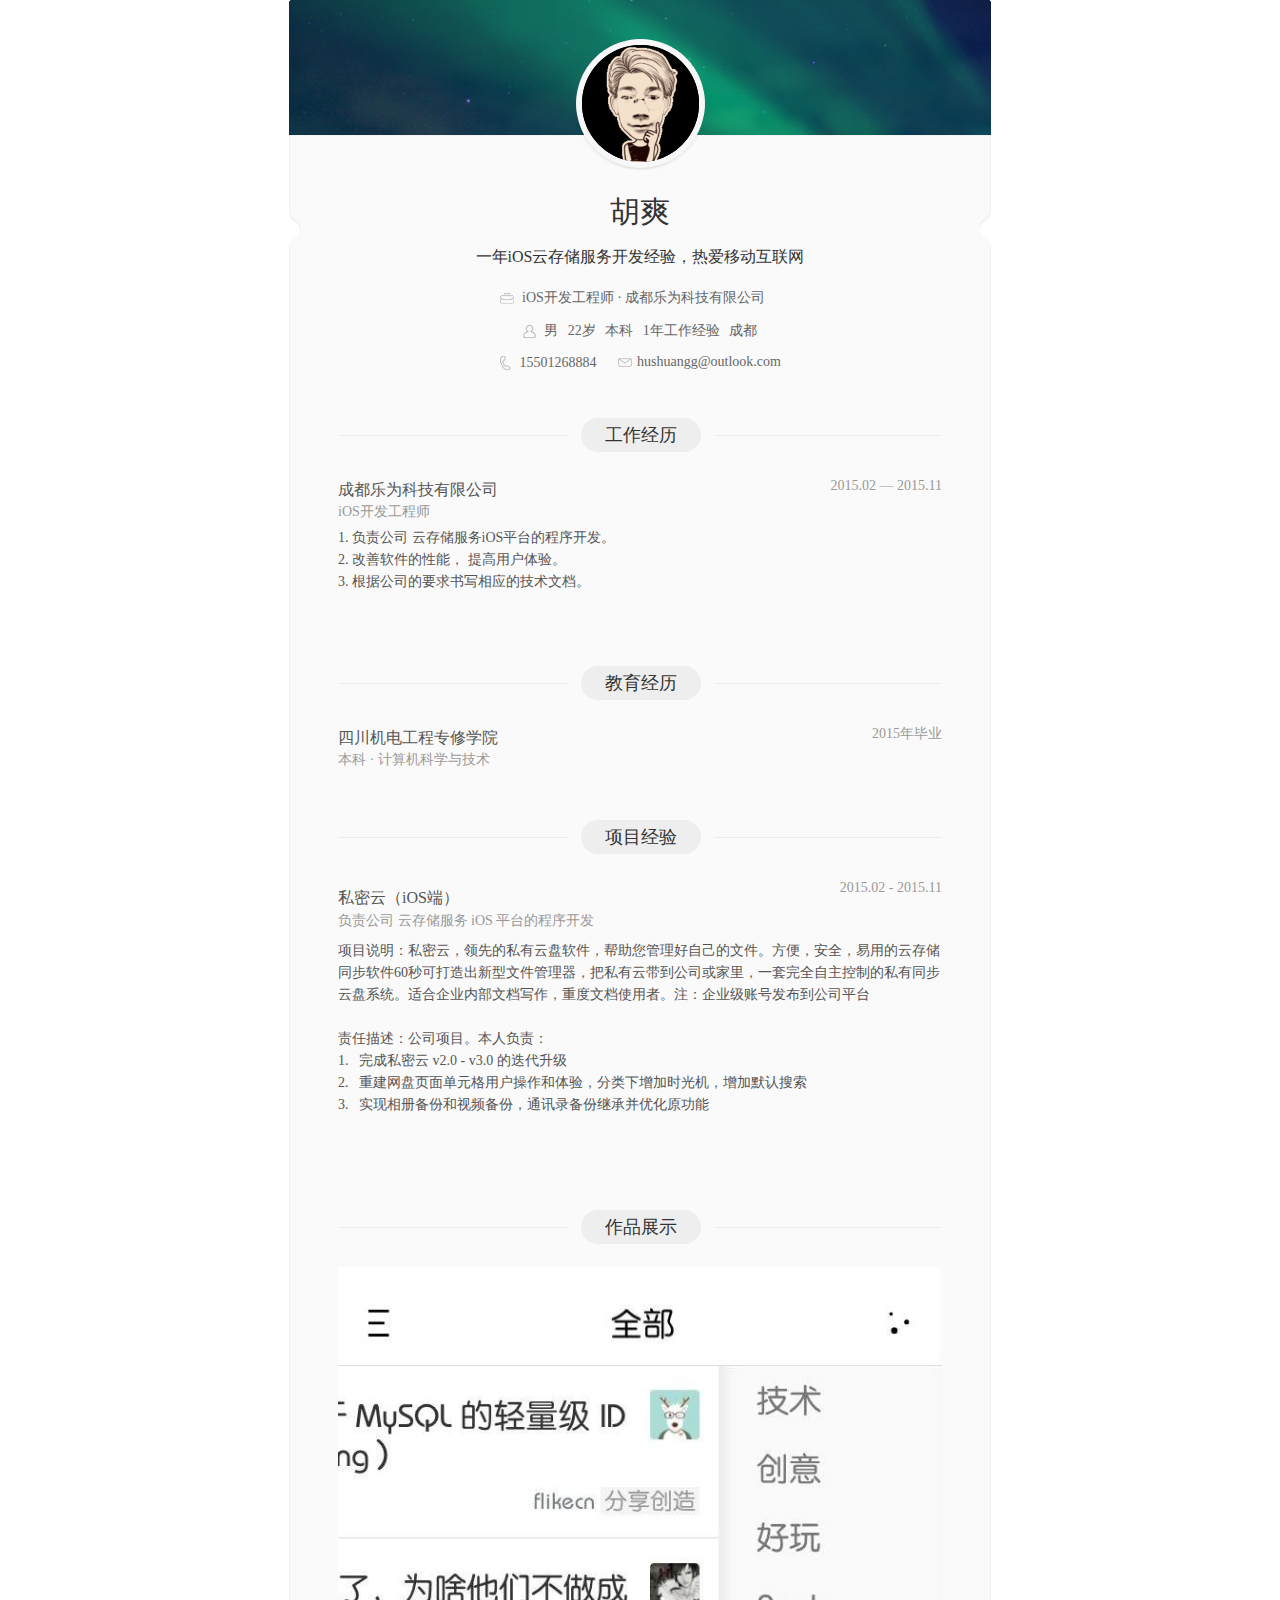
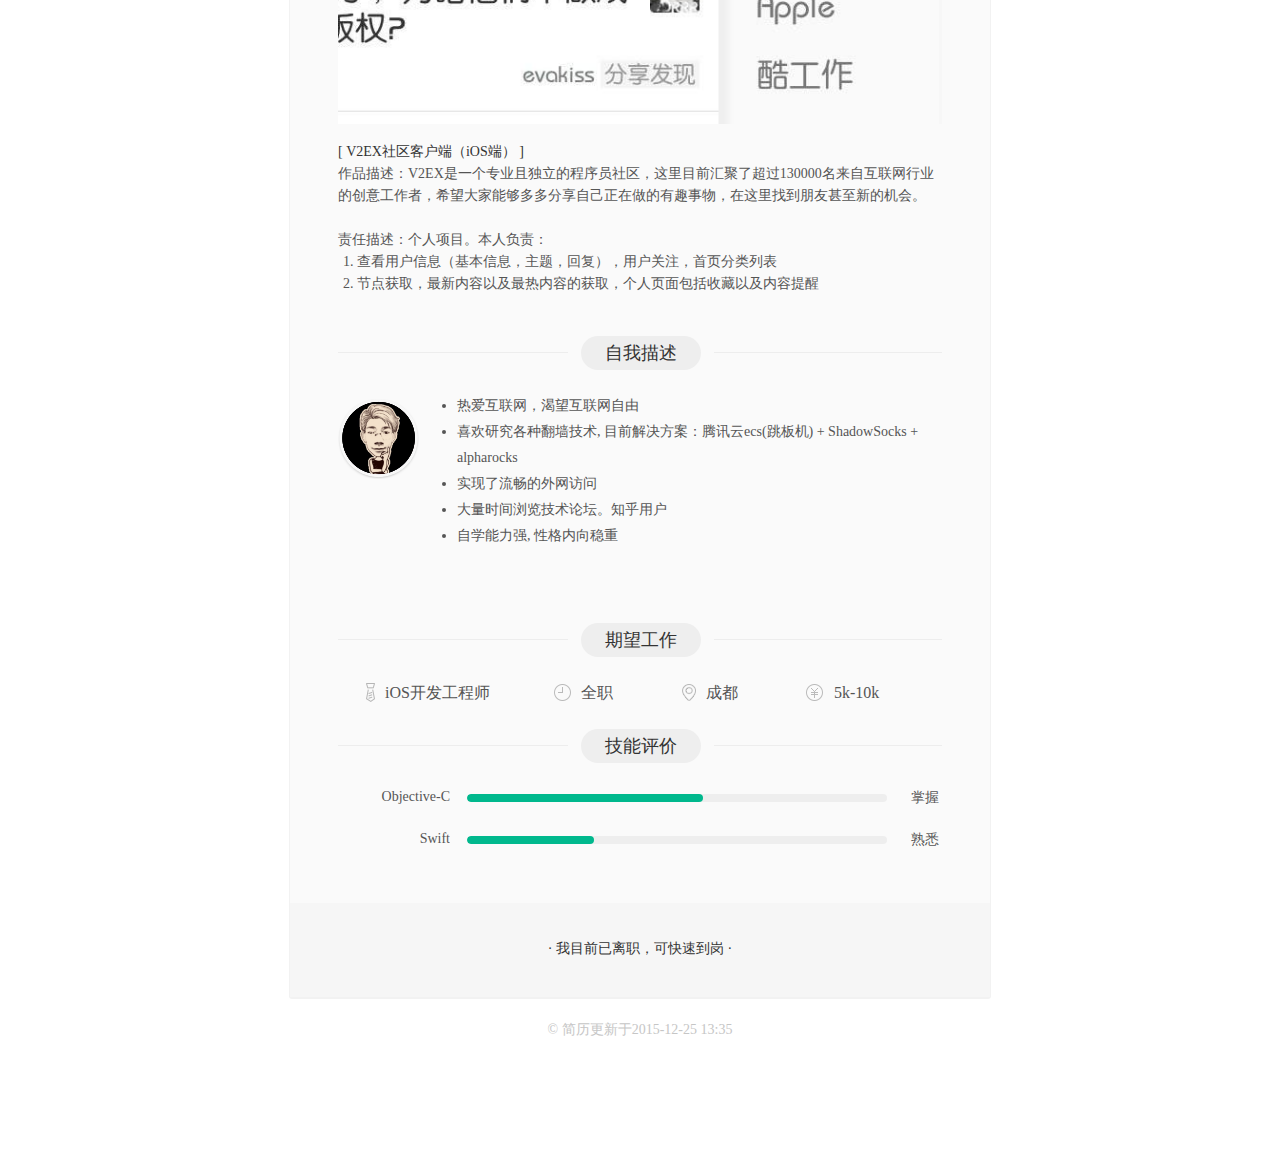
<file: resume.htm>
<!DOCTYPE html>
<html><head>
<meta http-equiv="Content-Type" content="text/html; charset=UTF-8">
<meta charset="utf-8">

<title>个人简历</title>

<link rel="Shortcut Icon" href="./resume_files/favicon.png">
<link rel="stylesheet" type="text/css" href="./resume_files/style.css">
<link rel="stylesheet" type="text/css" href="./resume_files/style(1).css">
<link rel="stylesheet" type="text/css" href="./resume_files/myresume.css">

</head>
<body>
<div id="body">

	<div class="mr_created mr_preview">
		<div class="mr_myresume_l mrcenter">
			<div id="mr_mr_head">
				<div class="mr_top_bg" id="baseinfo">
					<img src="./resume_files/CgqKkVZ81bOAHKEGAAA5EfOHtGI76.jpeg" alt="">
					<img src="./resume_files/tou.png" class="opa" alt="">
					<img src="./resume_files/shadow_tx.png" alt="" class="shadow">
				</div>
				<div class="mr_baseinfo">
					<i class="mr_left_bg"></i>
					<i class="mr_right_bg"></i>
					<div class="mr_p_name mr_w604 clearfixs">
						<span class="mr_name"> 胡爽 </span>
					</div>
					<form id="nameForm">
						<div class="mr_name_edit dn">
							<input type="text" id="mr_name" name="mr_name" class="ed_name" autocomplete="off">
							<input type="submit" class="save" value="保存">
							<a href="javascript:;" class="cancel">取消</a>
						</div>
					</form>
										<div class="mr_p_introduce mr_w604 clearfixs">
												<span class="mr_intro"> 一年iOS云存储服务开发经验，热爱移动互联网 </span>
											</div>
										<div class="mr_p_info mr_infoed mr_w604 clearfixs">		
						<div class="info_t">
							
																							<span class="shenfen">
									<i></i>
									<em data-id="2" title="iOS开发工程师 · 成都乐为科技有限公司">iOS开发工程师 · 成都乐为科技有限公司</em>
								</span>
																						<span class="base_info">
								<i></i>
								<em class="s">男</em>
																	<em class="a">
										<span class="age">22岁</span>
										<span class="birth_span dn">1993年11月出生
											<em></em>
										</span>
									</em>
																<em class="x">本科</em>
								<em class="j">
									<span class="job_span">1年工作经验</span>
								</em>
								<em class="mr0 d">成都</em>
							</span>
						</div>
						<div class="info_b">
							<span class="mobile"><i></i><em> 15501268884 </em></span>							<span class="email"><i></i><em> hushuangg@outlook.com </em></span>						</div>
						<div class="mr_sns dn">
													</div>
					</div>	
						
				</div>
			</div>	
			<div class="mr_content">
				<div class="mr_w604">
										<div id="workExperience">
						<div>
							<div class="mr_moudle_head clearfixs">
								<div class="mr_head_l">
									<div class="mr_title">
										<span class="mr_title_l"></span><span class="mr_title_c"> 工作经历 </span><span class="mr_title_r"></span>
									</div>
								</div>
							</div>
							<div class="mr_moudle_content">
								<div class="list_show">
																		<div class="mr_jobe_list">
									<div class="clearfixs">
										<div class="mr_content_l">
																						<div class="l2">
												<h4>成都乐为科技有限公司</h4>
												<span>iOS开发工程师</span>
											</div>
										</div>
										<div class="mr_content_r">
											<span>2015.02 — 2015.11</span>
										</div>							
									</div>
																		<div class="mr_content_m">
										<p>1. 负责公司 云存储服务iOS平台的程序开发。</p>
<p>2. 改善软件的性能， 提高用户体验。</p>
<p>3. 根据公司的要求书写相应的技术文档。</p>
<p><br></p>
									</div>
																		</div>	
																	</div>
							</div>						
						</div>
					</div>
										
										<div id="educationalBackground">
						<div>
							<div class="mr_moudle_head clearfixs">
								<div class="mr_head_l">
									<div class="mr_title">
										<span class="mr_title_l"></span><span class="mr_title_c">教育经历</span><span class="mr_title_r"></span>
									</div>
								</div>
								<!-- <div class="mr_head_r">
									<i></i><em>添加</em>
								</div> -->
							</div>
							<div class="mr_moudle_content">
																<div class="clearfixs mb46 mr_jobe_list">
									<div class="mr_content_l">
																				<div class="l2">
											<h4>四川机电工程专修学院</h4>
											<span>本科 · 计算机科学与技术</span>
										</div>
									</div>
									<div class="mr_content_r">
																				<span>2015年毕业</span>
																			</div>							
								</div>
															</div>						
						</div>
					</div>	
										
										<div id="projectExperience">
						<div>
							<div class="mr_moudle_head clearfixs">
								<div class="mr_head_l">
									<div class="mr_title">
										<span class="mr_title_l"></span><span class="mr_title_c">项目经验</span><span class="mr_title_r"></span>
									</div>
								</div>
							</div>
							<div class="mr_moudle_content mr_w604">
								<div class="list_show">
																		<div class="mr_jobe_list" data-id="3085879">				
										<div class="clearfixs">
											<div class="mr_content_l">
												<div class="l2">
																										<a class="projectTitle" target="_blank" href="https://itunes.apple.com/cn/app/si-mi-yun/id659438612?l=en&mt=8"><span style="left: 5px;"></span>私密云（iOS端）</a>
																										<p>负责公司 云存储服务 iOS 平台的程序开发</p>
												</div>
											</div>
											<div class="mr_content_r">
												<span>2015.02 - 2015.11</span>
											</div>							
										</div>
										<div class="mr_content_m">
											<p>项目说明：私密云，领先的私有云盘软件，帮助您管理好自己的文件。方便，安全，易用的云存储同步软件60秒可打造出新型文件管理器，把私有云带到公司或家里，一套完全自主控制的私有同步云盘系统。适合企业内部文档写作，重度文档使用者。注：企业级账号发布到公司平台</p>
<p><br></p>
<p>责任描述：公司项目。本人负责：</p>
<p>1.&nbsp;&nbsp;&nbsp;完成私密云 v2.0 - v3.0 的迭代升级</p>
<p>2.&nbsp;&nbsp;&nbsp;重建网盘页面单元格用户操作和体验，分类下增加时光机，增加默认搜索</p>
<p>3.&nbsp;&nbsp;&nbsp;实现相册备份和视频备份，通讯录备份继承并优化原功能</p>
<p><br></p>
<p><br></p>
										</div>	
									</div>
															</div>
							</div>						
						</div>
					</div>
															<div id="worksShow">
						<div>
							<div class="mr_moudle_head clearfixs">
								<div class="mr_head_l">
									<div class="mr_title">
										<span class="mr_title_l"></span><span class="mr_title_c">作品展示</span><span class="mr_title_r"></span>
									</div>
								</div>
							</div>
							<div class="mr_moudle_content">
																																
																								<div class="mr_work_upload">
									<div class="mr_wu_show"> 
										<div class="mr_wu_t">
											<a href="./resume_files/CgqLKVZ8x_WAVz9hAADy95Vflqk097.jpg" target="_blank">
												<img class="wh43" src="./resume_files/CgpzWlZ8yBmATgYqAABmPMvINTM374.jpg" alt="V2EX社区客户端（iOS端）">
											</a>
										</div>
										<div class="mr_wu_con">
																						<div class="clearfixs">
												<div class="mr_content_l">
													<div class="l2">
																												<span style="width:610px">[&nbsp;V2EX社区客户端（iOS端）&nbsp;]</span>
																											</div>
												</div>
												
											</div>	
																						<div class="mr_wu_con_m">
												<p>作品描述：V2EX是一个专业且独立的程序员社区，这里目前汇聚了超过130000名来自互联网行业的创意工作者，希望大家能够多多分享自己正在做的有趣事物，在这里找到朋友甚至新的机会。</p>
<p><br></p>
<p>责任描述：个人项目。本人负责：</p>
<ol>
 <li><p>查看用户信息（基本信息，主题，回复），用户关注，首页分类列表</p></li>
 <li><p>节点获取，最新内容以及最热内容的获取，个人页面包括收藏以及内容提醒</p></li>
</ol>
											</div>											
										</div>
									</div>
								</div>		
																							</div>	
						</div>
					</div>	
															<div id="selfDescription">
						<div>
							<div class="mr_moudle_head clearfixs">
								<div class="mr_head_l">
									<div class="mr_title">
										<span class="mr_title_l"></span><span class="mr_title_c">自我描述</span><span class="mr_title_r"></span>
									</div>
								</div>
							</div>
							<div class="mr_moudle_content clearfixs">
								<div class="mr_self_l">
									<!-- 自我描述头像为基本信息页面上传的头像，稍后和后台确认这个 -->
									<i></i>
									<img src="./resume_files/CgqKkVZ81bOAHKEGAAA5EfOHtGI76.jpeg" alt="胡爽">
								</div>	
								<div class="mr_self_r">
									<ul>
 <li><p>热爱互联网，渴望互联网自由</p></li>
 <li><p>喜欢研究各种翻墙技术, 目前解决方案：腾讯云ecs(跳板机) + ShadowSocks + alpharocks</p></li>
 <li><p>实现了流畅的外网访问</p></li>
 <li><p>大量时间浏览技术论坛。知乎用户</p></li>
 <li><p>自学能力强, 性格内向稳重</p></li>
</ul>
<p><br></p> 								
								</div>														
							</div>						
						</div>
					</div>					
										<div id="expectJob" class="item_container_target">
					<div>
						<div class="mr_moudle_head clearfixs mr_w604">
							<div class="mr_head_l">
								<div class="mr_title">
									<span class="mr_title_l"></span><span class="mr_title_c">期望工作</span><span class="mr_title_r"></span>
								</div>
							</div>
						</div>
						<div class="mr_moudle_content clearfixs mr_w604">
							<div class="expectjob_list">
								<input id="expHideId" type="hidden" value="2269949">
									
								<div class="mr_job_info" data-id="2269949">
									<ul class="clearfixs">
										<li class="mr_name_li"><i></i><span class="mr_job_name" title="iOS开发工程师">iOS开发工程师</span></li>
										<li class="mr_jobtype_li"><i></i><span class="mr_job_type" title="全职">全职</span></li>
										<li class="mr_city_li"><i></i><span class="mr_job_adr" title="成都">成都</span></li>
										<li class="mr_jobrange_li"><i></i><span class="mr_job_range" title="5k-10k">5k-10k</span></li>
									</ul>
								</div>
															</div>										
						</div>						
					</div>
				</div>
					
										<div id="skillsAssess">
						<div>
							<div class="mr_moudle_head clearfixs">
								<div class="mr_head_l">
									<div class="mr_title">
										<span class="mr_title_l"></span><span class="mr_title_c">技能评价</span><span class="mr_title_r"></span>
									</div>
								</div>
							</div>
							<div class="mr_moudle_content">
																<div class="mr_skill_con">
									<span class="mr_skill_name" title="Objective-C">Objective-C</span>
									<span class="mr_skill_plan" data-skilllevel="54">
										<em style="width: 236.8px;"></em>
									</span>
									<span class="mr_skill_level">掌握</span>
								</div>	
																<div class="mr_skill_con">
									<span class="mr_skill_name" title="Swift">Swift</span>
									<span class="mr_skill_plan" data-skilllevel="28">
										<em style="width: 127.6px;"></em>
									</span>
									<span class="mr_skill_level">熟悉</span>
								</div>	
															</div>						
						</div>
					</div>	
										
									</div>
				
				<div class="mr_self_state">
					<!-- <div class="mr_show_state">
						<span>· </span><span>我目前已离职，可快速到岗</span><span> ·</span>
					</div> -->
					   	 				<div class="form_wrap mr_self_s resume_status">
						·&nbsp;我目前已离职，可快速到岗&nbsp;·				   	 				
	   	 			</div>
   	 								</div>
			</div>	
		
			<div class="mr_bottom_r" id="mr_pre_bot">
				<span>©   简历更新于2015-12-25 13:35</span>
			</div>
		</div>
	</div> 
</div>
</body></html>
</file>
<file: resume_files/style.css>
@charset "utf-8";
/*********************************************
* CSS Document for lagou.com 拉勾招聘
* Start Time 2013-06-14
* Author : Vee
* Contect : vee@3wcoffee.com
**********************************************
* background:#0d9572;             绿 背景色
* background:#0d9572;             绿 按钮
* background:#00694e;             绿 按钮 current
* color:#019875;                  绿字体
* background:#fafafa;             灰 背景色
* border:1px dashed #cfd0d2；     灰 边框
* height:30px;                    list page btn
* height:46px;                    login and register btn
* height:60px;                    detail page btn .btn_big
**********************************************/
*{ outline: none; }html,body{ height:100%; }
#body{min-height: 100%; height: auto !important; height: 100%; margin: 0 0 -68px;}
body{margin:0;padding:0; font:14px/22px "Hiragino Sans GB","Microsoft Yahei","SimSun"; color:#333;word-wrap:break-word;-webkit-font-smoothing:antialiased;}
.clearfix:after{content: "";height: 0;clear: both;visibility: hidden;}
.clearfix{display: inline-block;}  /* for IE/Mac */
h1,h2,h3,h4,h5{font-weight:normal;}
input[type="text"],input[type="password"]{border:2px solid #f1f1f1;outline:none;font:20px/32px Arial,"Hiragino Sans GB","Microsoft Yahei","SimSun"; width: 600px;height: 30px;  padding: 6px 10px; margin-top:20px;transition:border 0.2s ease-in 0s;}
input[type="button"],input[type="submit"]{font-family:Arial,"Hiragino Sans GB","Microsoft Yahei","SimSun";outline:none;cursor:pointer;border:none;}
input[type="text"]:focus,input[type="password"]:focus{border:2px solid #d4e2e4;}
textarea{ border:2px solid #f1f1f1; width:600px; height:260px;outline:none; resize:none; font:20px/32px Arial,"Hiragino Sans GB","Microsoft Yahei","SimSun"; padding:6px 10px; margin-top:20px;transition:border 0.2s ease-in 0s;}
textarea:focus{ border:2px solid #d4e2e4; }:focus {outline: 0;}.placeholder { color: #777; }img{border:none;}
.dn{ display:none;}.db{display:block;}.fl{float:left!important;}.fr{float:right!important;}.clear{ clear:both;}
a{color:#555; text-decoration:none;cursor:pointer;-moz-transition: background-color 0.2s ease-out,color 0.1s ease-out; -webkit-transition: background-color 0.2s ease-out,color 0.1s ease-out;-ms-transition: background-color 0.2s ease-out,color 0.1s ease-out;transition: background-color 0.2s ease-out,color 0.1s ease-out;}a:hover{color:#019875;}
dl,dd{margin:0;}em{ font-style:normal;}ul.reset{margin:0;padding:0;list-style:none;}h2{font-size:16px;margin:10px 0;}
.c9{color:#999;}.c7{color:#777;}.c5{color:#555;}.c3{color:#333;}.cr{color: #fe6161;}
.f24{ font-size:24px;}.f20{ font-size:20px;}.f18{ font-size:18px;}.f16{ font-size:16px;}.f14{ font-size:14px;}
.mb10{margin-bottom:10px;}.mb20{margin-bottom:20px;}.mb0{ margin-bottom:0 !important;}.mb50{margin-bottom:50px;}.mt20{ margin-top:20px;}
span.error{display:block; margin:5px 0 10px 0; font-size:14px; color:#ff6a6a;text-align:left; background:url(../images/error.png) 0 3px no-repeat; padding-left:20px; line-height:22px;}
::selection{background: #00b38a; color: white; /* Safari */}
::-moz-selection{background: #00b38a; color: white; /* Firefox */ }
.triangle{ height:0;width:0;overflow: hidden;font-size: 0;line-height: 0; border-width:6px 5px 0; border-style:solid dashed; border-color:#019875 transparent transparent;-webkit-transition:all 0.4s ease 0s;-moz-transition:all 0.4s ease 0s;-ms-transition:all 0.4s ease 0s;transition:all 0.4s ease 0s;}
.triangle.transform{-webkit-transform:rotate(180deg);-moz-transform:rotate(180deg);-ms-transform:rotate(180deg);transform: rotate(180deg);-webkit-transition:all 0.4s ease 0s;-moz-transition:all 0.4s ease 0s;-ms-transition:all 0.4s ease 0s;transition:all 0.4s ease 0s;}
/*end globel style*/
/*附件简历预览宽度调整*/
#container .mainwidth_pdf{width:1000px;}
#container{width:1024px;margin:35px auto 0; padding-bottom:150px;}
#container.bindemail_container{padding-bottom:40px;}
#search_box{border:0px solid #00b38a;width:740px;height:37px; position:relative;}
#search_input{width:570px; height:23px; line-height:23px;float:left;font-size:16px;padding:5px 8px 5px 10px;margin:0;border:2px solid #00b38a;}
#search_button{height:37px;width:148px; color:#FFF; font-size:18px;border:2px solid #00b38a;;background:#00b38a;float:right; cursor:pointer;}
#search_button:hover{background:#00a57f;}
#searchType{cursor:pointer;position:absolute;list-style:none;padding:0;margin:0;width:98px;background:#fff;left:-2px;top:0;}
#searchType li{font-size:16px;height:23px;line-height:24px;padding:7px 22px;border:2px solid #00b38a;display:none;}
#searchType li.type_selected{height:23px;border-left:2px solid #00b38a;border-right:2px solid #00b38a;border-top:0;border-bottom:0;display:block;}
.searchtype_arrow{ height:0;width:0;overflow: hidden;font-size: 0;line-height: 0; border-width:5px 5px 0; border-style:solid dashed; border-color:#00b38a transparent transparent;-webkit-transition:all 0.4s ease 0s;-moz-transition:all 0.4s ease 0s;-ms-transition:all 0.4s ease 0s;transition:all 0.4s ease 0s; position:absolute; top:18px;left:73px;}
.searchtype_arrow.transform{-webkit-transform:rotate(180deg);-moz-transform:rotate(180deg);-ms-transform:rotate(180deg);transform: rotate(180deg);-webkit-transition:all 0.4s ease 0s;-moz-transition:all 0.4s ease 0s;-ms-transition:all 0.4s ease 0s;transition:all 0.4s ease 0s;}
#sidebar{width:230px;  position: absolute; z-index:101;*position: relative; *float:left; }
.fixed {position:fixed !important; /* IE 6 不支持 fixed，只能用 absolute */top:0 !important;}
#sidebar .mainNavs{background:#fafafa; }
#sidebar .menu_main{width:206px;padding:6px 12px; *padding-bottom:10px; border:2px solid #fafafa; border-right:none;overflow:hidden;position:relative;}
#sidebar .menu_main h2{font-size:18px;padding-left:8px;font-weight:500; /* background:url(../images/arr.png) right 5px no-repeat; */}
#sidebar .menu_main h2 span{width:13px;height:14px;background:url(../images/arr.png) 0 0 no-repeat;float:right; margin-top:3px;}
#sidebar .menu_main h2 i{background:url(../images/newLabel.png) 0 0 no-repeat;position:absolute;width:37px;height:17px;left:60px;top:17px;}
#sidebar .menu_main a{float:left;white-space:nowrap;margin:0 5px 5px 0;padding:0 8px;*padding:0 6px;}
#sidebar .menu_main a:hover{/* background:#019875; */ color:#00b38a;text-decoration:underline;}
#sidebar .current .menu_main{background:#fff; border:2px solid #c9cbce; border-right:none; z-index:102;}
#sidebar .menu_sub{width:540px;padding:15px 30px 5px 30px; position:absolute;top:0;left:230px; z-index:101; border:2px solid #c9cbce;background:#fff;}
#sidebar .menu_sub dl{margin:0 0 20px;*position:relative;}
#sidebar .menu_sub dt{width:70px;font-size:14px;margin:0;text-align:right;position:absolute;*left:0;}
#sidebar .menu_sub dt a{padding:0; color:#333;line-height:28px;text-decoration:underline;}
#sidebar .menu_sub dt a:hover{color:#00b38a; text-decoration:underline;}
#sidebar .menu_sub dd{margin-left:100px;overflow:hidden;}
#sidebar .menu_sub dd a{white-space:nowrap;padding:0 10px;background:url(../images/arr.png) -29px center no-repeat; color:#777;line-height:28px;margin-left:-1px;}
#sidebar .menu_sub dd a:hover{color:#00b38a; text-decoration:underline;}
#sidebar .menu_sub dd a.curr{color:#00b38a;background-position:-29px center !important;}
/* #sidebar .subscribe{display:block;font-size:18px;height:46px;line-height:46px;background:#fafafa url(../images/sub_icon.png) 180px center no-repeat;background:#fafafa;padding:0 80px 0 20px;margin-top:12px;border-bottom:2px solid #00b38a;} */
#sidebar .subscribe{display:block;font-size:18px;height:46px;line-height:46px;/* background:#fafafa url(../images/sub_icon.png) 180px center no-repeat; */background:#fafafa;margin-top:12px;border-bottom:2px solid #00b38a;}
#sidebar .subscribe a{display:block;clear:both;width:100%;height:100%;}
#sidebar .subscribe a span{float:left;margin-left:20px;}
#sidebar .subscribe i#n_rss{display:block;float:right;margin-right:20px;margin-top:14px;width:21px;background: url(../images/arr_btn.png) 0px -19px no-repeat}
#sidebar .menu_sub dd a:hover{color:#00b38a; text-decoration:underline;}
#sidebar .menu_sub dd a.curr{color:#00b38a;background-position:-29px center !important;}
/* #sidebar .subscribe{display:block;font-size:18px;height:46px;line-height:46px;background:#fafafa url(../images/sub_icon.png) 180px center no-repeat;background:#fafafa;padding:0 80px 0 20px;margin-top:12px;border-bottom:2px solid #00b38a;} */
#sidebar .subscribe{display:block;font-size:18px;height:46px;line-height:46px;/* background:#fafafa url(../images/sub_icon.png) 180px center no-repeat; */background:#fafafa;padding:0;margin-top:12px;border-bottom:2px solid #00b38a;}
#sidebar .menu_sub dd a:hover{color:#00b38a; text-decoration:underline;}
#sidebar .menu_sub dd a.curr{color:#00b38a;background-position:-29px center !important;}
/* #sidebar .subscribe{display:block;font-size:18px;height:46px;line-height:46px;background:#fafafa url(../images/sub_icon.png) 180px center no-repeat;background:#fafafa;padding:0 80px 0 20px;margin-top:12px;border-bottom:2px solid #00b38a;} */
#sidebar .subscribe{display:block;font-size:18px;height:46px;line-height:46px;/* background:#fafafa url(../images/sub_icon.png) 180px center no-repeat; */background:#fafafa;padding:0 0px 0 20px;margin-top:12px;border-bottom:2px solid #00b38a;}
#sidebar .subscribe a{display:block;float:left;margin-bottom:-32px;width:210px;}
#sidebar .subscribe a#n_rss{display:block;float:right;margin-right:20px;margin-top:0;width:21px;background: url(../images/arr_btn.png) 0px -19px no-repeat}
/*index content*/
.content{ width:744px; float:right;}
.content_center{width:744px;margin:0 auto;}
.da-thumbs {list-style: none;height: 118px;	position: relative;	margin: 0 0 25px 0;	padding: 0;}
.da-thumbs li {	float: left;margin-right:8px;background: #fff;position: relative;	border:2px solid #fafafa;}
.da-thumbs li.last{margin-right:0;}
.da-thumbs li a,.da-thumbs li a img {display: block;position: relative;}
.da-thumbs li a {color:#fff;overflow: hidden;}
.da-thumbs li a div {position: absolute;background: #333;background: rgba(0,179,138,0.9);*background:#00b38a;background:#00b38a\0;filter:alpha(Opacity=90);	width: 100%;height: 100%;}
.da-thumbs li a em{display:block;width:100px;height:5px;background:rgba(255,255,255,0.3);*background:#fff;background:#fff\0;filter:alpha(Opacity=30);margin:0 6px;}
.da-thumbs li a h2{font-size:24px;height:24px;line-height:24px;margin:10px 8px 8px 8px;font-weight:normal;text-align:center;overflow:hidden;}
.da-thumbs li a p{font-size:12px;margin:6px 8px;line-height:18px;}
ul.hot_tags{margin-bottom:23px; overflow:hidden;}
.hot_tags li{float:left; font-size:16px;}
.hot_tags li.first{margin-right:10px;line-height:30px;color:#555;}
.hot_tags li a{display:block;color:#fff; background:#00b38a; padding:3px 15px; margin:0 10px 10px 0;}
.hot_tags li a:hover{ background:#00a57f;}
/*home banner*/
#home_banner{width:744px;height:160px;position:relative;margin:0 0 18px;overflow:hidden;}
#home_banner .banner_bg{float:left;list-style:none;margin:0;padding:0;width:612px;height:160px;overflow:hidden;position:relative;left:0}
.banner_bg li{display:block;width:612px;height:160px;}
#home_banner .banner_control{float:right;width:121px;height:160px;position:relative;right:0;top:0}
#home_banner .banner_control em{width:127px;height:50px;background:url(../images/control_current.png) 0 0 no-repeat;position:absolute;z-index:21;top:0;left:-6px}
#home_banner .thumbs{list-style:none;margin:0;padding:0}
/*cursor:pointer; nancy 删掉*/
#home_banner .thumbs li{width:113px;height:42px;border:4px solid #d3d3d3;position:relative}
#home_banner .thumbs li i{background:url(../images/thumb_cover.png) no-repeat;width:113px;height:42px;position:absolute}
#home_banner .thumbs li.current i{background:0}
#home_banner .thumbs li.thumbs_1,#home_banner .thumbs li.thumbs_2{margin-bottom:5px}
ul.hotabbing{font-size: 0;background:#f6f6f6;}
ul.hotabbing li{cursor:pointer;display:inline-block;*display:inline;*zoom:1;padding:7px 20px;font-size:18px;color:#999;}
ul.hotabbing li.current{border-top:3px solid #00b38a;background:#fff;color:#333;}
ul.hotabbing li.recommendNew{position:relative;}
ul.hotabbing li i{width: 23px;height: 15px;position:absolute;right:-10px; top:-5px;background:url(../images/icon_new.png) left top no-repeat;}
ul.hot_pos{clear:both;}
.hot_pos li{padding:13px; line-height:25px; position:relative; }
ul.hot_pos i{width: 12px;height: 14px;position:absolute;background:url(../images/hot.png) left top no-repeat;left:0;}
.apply{ position: absolute; right:0; background:#ff9a10; color:#fff; font-size:16px;  line-height:25px; cursor:pointer; }
.apply:hover{ background-color:#d9830e;}
.hot_pos .apply a{color:#fff; display:block;padding:0 8px;}
.hot_pos .apply a:hover{color:#fff; }
.hot_pos .apply a.sended{background:#bfbfbf;width:64px;text-align:center;}
.hot_pos .odd{background:#fafafa;}
.hot_pos a{font-size:16px; color:#333;}
.hot_pos a.btn{color:#fff;}
.hot_pos a:hover{color:#0d9572;}
.hot_pos a.btn:hover{color:#fff;}
.hot_pos a.wb{font-size:14px;color:#777;}
.hot_pos a.wb:hover{color:#555;}
.hot_pos_l{float:left;width:360px;}
.hot_pos_l a{ text-decoration:underline;}
.hot_pos_l a span{ color:#0d9572; margin:0;}
.hot_pos span{ margin-right:10px; }
/**add nancy**/
.hot_position_list span{white-space:nowrap;}
.hot_pos_r{float:right;width:338px;margin-left:20px;}
.hot_pos_r .recompany{margin-right:80px;}
.hot_pos_r a span{ color:#0d9572; margin:0;}
.hot_pos .recommend{font:24px Candara; color:#e46a4a;position:absolute;right:10px;top:8px;cursor:pointer;}
.hot_pos .recommend span{float:right;width:200px;text-align:center;font:14px "SimSun";color:#777;border:2px solid #e1e1e1;background:#fff; padding:3px;position:absolute;right:-80px;*top:30px;display:none;}
.hot_pos .recommend:hover span{display:block;}
.hot_pos .recommend em{font-size:12px;color:#999;}
.companyTags li{font-size:12px;float:left; padding:0 5px; background:#fff; border:1px solid #a9a9a9;color:#a9a9a9;margin:5px 15px 0 0; line-height:18px;}
.btn{font-size:16px;color:#fff;background:#00b38a url(../images/arrow.png) 88px center no-repeat;padding:5px 40px 5px 15px;margin:10px 0 0 0;}
/**add nancy**/
.btn:hover{background-color:#00a57f; color:#fff;}
#qrSide{ background:url(../images/qr/qr_index.jpg) no-repeat; width:108px; height:132px; position:fixed; right:0; bottom:160px; z-index:3;}
#qrSide a{ background:#cfd0d2 url(../images/x.png) no-repeat; position:absolute; right:0; top:-15px; width:15px; height:15px;}
/*search_list.html*/
.sidebar{width:230px; float:left;}
.greybg{ background:#fafafa; padding:20px 20px 10px 20px; *padding-bottom:20px; }
#selected{margin-bottom:4px;}
#selected div{font-size:16px; color:#393d3f; margin-bottom:13px;}
#selected ul{ overflow:hidden;}
#selected li{background:#0d9572;white-space:nowrap; color:#fff; margin-bottom:13px; padding:2px 8px; float:left;}
#selected li span{float:left;}
#selected li span.select_remove{width:9px;height:9px;background:url(../images/xs.png) no-repeat; cursor:pointer; margin:8px 0 0 12px;}
#options dl,#options dt{ margin-bottom:10px;}
#options dt{ font-size:18px; color:#393d3f; cursor:pointer;position:relative; }
#options dt em{ height:0;width:0;overflow: hidden;font-size: 0;line-height: 0; border-width:6px 5px 0; border-style:solid dashed; border-color:#393d3f transparent transparent;-webkit-transition:all 0.4s ease 0s;-moz-transition:all 0.4s ease 0s;-ms-transition:all 0.4s ease 0s;transition:all 0.4s ease 0s; margin-left:10px;*margin-left:7px; position:absolute; margin-top:10px;}
#options dt em.transform{-webkit-transform:rotate(-90deg);-moz-transform:rotate(-90deg);-ms-transform:rotate(-90deg);transform: rotate(-90deg);-webkit-transition:all 0.4s ease 0s;-moz-transition:all 0.4s ease 0s;-ms-transition:all 0.4s ease 0s;transition:all 0.4s ease 0s;}
#options dd div{ padding:2px 10px;margin-bottom:5px; color:#555; cursor:pointer; -moz-transition: background-color 0.2s ease-out,color 0.1s ease-out;
    -webkit-transition: background-color 0.2s ease-out,color 0.1s ease-out;
    -ms-transition: background-color 0.2s ease-out,color 0.1s ease-out;
    transition: background-color 0.2s ease-out,color 0.1s ease-out;}
#options dd div:hover{color:#fff; background:#91cebe;}
.workplace{ margin:0 0 15px; line-height:22px;overflow:hidden;}
.workplace dd,.workplace li{float:left; margin-left:5px;}
.workplace dd.more,.workplace li.more{padding-right:15px;position:relative;}
.workplace a{ color:#555; padding:2px 5px; cursor:pointer;}
.workplace a:hover{background:#0d9572; color:#fff;}
.workplace a.current{background:#0d9572; color:#fff;}
.Pagination{margin:20px 0; overflow:hidden;line-height:30px;}
.Pagination a,.Pagination span{height:30px; line-height:30px;margin:0 10px 10px 0; float:left;padding:0 10px; color:#fff; background:#91cebe;-webkit-transition: .2s;-moz-transition: .2s;transition: .2s;}
.Pagination a:hover,.Pagination span:hover{background:#009875;-webkit-transition: .2s;-moz-transition: .2s;transition: .2s;}
.Pagination a.current,.Pagination span.current,.Pagination span.disabled{background:#009875;cursor:pointer;}
.Pagination input{border:1px solid #cbcbcb;margin:0 5px; height:28px;font-size:16px;line-height:28px;}
.noresult{ height:160px; font-size:24px; color:#555; background:#fafafa url(../images/noresult.png) 80px 55px no-repeat; padding:120px 0 0 220px; margin-top:15px; line-height:32px;}
.noresult span{font-size:16px; color:#999;}
.qq_ad{width: 210px; }
.qq_group{border-top:3px solid #747676;border-bottom:3px solid #dadada; background:url(../images/subscribe_bg.jpg) repeat;padding:20px;}
.qq_group p{font-size:24px; margin:15px 0 0 0;}
.workplace .searchlist_expectCity{border:2px solid #c9cbce;color:#333 !important;width:596px; font-size:14px; background: #fff; position:absolute;z-index:10;float:right;margin:35px 0 0 144px;*float:left;*margin:35px 0 0 -545px;*padding-top:12px;}
.hc_tag .workplace .searchlist_expectCity{margin:35px 0 0 -84px;*float:left;*margin:35px 0 0 -600px;}
.workplace .searchlist_expectCity dt{margin:3px 0 !important;*left:0px !important;}
.searchlist_expectCity > span{width:0; height:0; font-size:0; overflow:hidden; position:absolute;}
.searchlist_expectCity > span.bot{border-width:10px; border-style:dashed dashed solid;border-color:transparent transparent #c8c8c8;right:177px;*right:77px;top:-22px;}
.searchlist_expectCity > span.top{border-width:10px; border-style:dashed dashed solid;border-color:transparent transparent #ffffff; right:177px;*right:77px; top:-19px;}
.hc_tag .searchlist_expectCity > span.bot{right:20px;top:-22px;}
.hc_tag .searchlist_expectCity > span.top{right:20px; top:-19px;}
.citymore_arrow{position:absolute;right:0;top:10px;}
.searchlist_expectCity dd a{width:66px;height:28px;font-size:14px;text-align:center;float:left;margin:3px 3px !important;padding:0 !important;background-color:#fafafa;}
.searchlist_expectCity dd a:hover{background-color:#91cebe;color:#fff;cursor:pointer;}
/* .wp_cl{margin-top:-33px !important;*margin:0 0 10px -10px !important;} */
/*login.html*/
#login_bg{ background:#00b38a url(../images/bgwall.png) center 100px no-repeat;overflow:hidden;}
.login_wrapper{ width:640px; margin:0 auto;color:#777;font-size:16px;/* padding-top:110px; */ padding-top:80px; }
.login_header{position:relative; margin-bottom:20px;}
.login_header img{margin:30px 0 0 20px;}
#cloud_s{position:absolute; left:375px; top:15px;}
#cloud_m{position:absolute; left:470px; top:-35px;}
.login_box{min-height:150px; background:#eafffd; padding:40px; overflow:hidden;}
/*.login_box_btm{background: url(../images/login_btm.png) repeat-x; height:10px;}*/
#loginForm{width:360px; margin:0; border-right:1px dashed #999; float:left;}
#loginForm a{color:#00b38a; }
#loginForm input#email{width:296px;font-size:16px; color:#777; border:none;}
#loginForm input#password{width:296px;font-size:16px; color:#777;  border:none;}
#loginForm input:focus{border:2px solid #fff;-webkit-box-shadow: 0px 0px 4px #b5f0e7;-moz-box-shadow: 0px 0px 4px #b5f0e7;box-shadow: 0px 0px 4px #b5f0e7;}
#loginForm .fr{color:#777; margin-right:45px;}
#loginForm .fr:hover{color:#00b38a;}
#loginForm label{vertical-align:top;}
/**add nancy**/
.registerJianJu{ *height:36px;}
#loginForm input[type="checkbox"]{margin-bottom:20px;border:none;background:none}
#submitLogin{width:155px; height:46px;font-size:16px; line-height:46px; clear:both; float:left; background:#00b38a; color:#fff; border:none; text-align:center;}
#submitLogin:hover{ background:#00a57f;}
.login_right{*width:170px; float:left;margin:10px 0 0 30px;line-height:30px;}
.registor_now{color:#00b38a;background:url(../images/registor_now.png) right center no-repeat; padding-right:24px; float:left; height:30px;line-height:30px;}
.registor_now:hover{color:#00a57f; text-decoration:underline;}
.login_others{ clear:both; margin:70px 0 10px 0;}
.icon_wb{width:54px; height:54px; float:left; background:url(../images/wbqq.png) left top no-repeat; margin:0 30px 0 10px;}
.icon_qq{width:54px; height:54px; float:left; background:url(../images/wbqq.png) right top no-repeat;}
.login_wrapper input[type="text"],.login_wrapper input[type="password"]{margin:0 0 20px 0; border:none;}
.login_wrapper span.error{margin:-10px 0 10px 0; }
#loginForm input[type="text"],#loginForm input[type="password"]{margin:0 0 20px 0;}
#loginForm span.error{margin:-10px 0 10px 0; }
.login_box h1{font-size:24px;font-weight:normal;color:#555;margin:0px 0 20px 0;}
.login_box h2{font-size:18px;font-weight:normal;color:#555;margin:0 0 15px 0;}
.login_box h3{font-size:20px;font-weight:normal;color:#555;margin:0 0 25px 0;}
.register_radio{list-style:none; margin:0 0 20px 0; padding:0;}
.register_radio li{width:148px; height:42px; font-size:18px; color:#555; text-align:center; line-height:42px;float:left; background:#fff; margin:15px 11px 0 0; border:2px solid #fafafa; cursor:pointer; position:relative;}
.register_radio li:hover{border:2px solid #93b7bb;}
.register_radio li.current{border:2px solid #93b7bb;}
.register_radio li em{ background:url(../images/s_choose.png) no-repeat; width:31px; height:32px; position:absolute; right:-1px; top:-1px;}
.register_radio li input[type="radio"]{cursor:pointer;position:absolute;left:-2px;top:-2px;margin:0;width:152px;height:46px;filter:alpha(Opacity=0);-moz-opacity:0;opacity: 0; }
.login_box .typeBtn{float:left;width:160px;font-size:18px;text-align:center;color:#fff;background:#0d9572;padding:10px 0;margin: 0 30px 20px 2px;}
.login_box .typeBtn:hover{background:#00694e;}
.choosetype_l{width:390px;border-right:1px dashed #c4d5d4;padding-top:10px;overflow:hidden;}

/*company_list.html*/
.content_l{ float:left; width:680px;}
.content_l h1{font-weight:normal; line-height:42px; margin:0 0 20px 0;}
.hc_tag{margin-bottom:20px;}
.hc_tag > dt{padding-bottom:10px; overflow:hidden;}
.hc_tag h2{margin:0 0 10px 0;}
.hc_tag > dd{ background:#fafafa; padding:20px 15px 10px 15px; overflow:hidden;}
.hc_tag dl{ overflow:hidden; *margin-bottom:10px;}
.hc_tag dl dt{ float:left; font-weight:bold; width:75px;}
.hc_tag dl dd{ margin-left:75px; }
.hc_tag dl a{ float:left; margin:0 10px 10px 0;padding:0px 8px;white-space:nowrap;}
.hc_tag dl a:hover{background:#0d9572; color:#fff;}
.hc_tag dl a.current{background:#0d9572; color:#fff;}
.hc_list{width:700px; overflow:hidden;}
.hc_list > li{ width:190px; float:left; background:#fafafa url(../images/hc_list_bg.gif) left bottom repeat-x; padding:15px 13px; border:2px solid #fff; border-bottom:none; margin:0 10px 20px 0;}
.hc_list > li:hover{background:#fafafa url(../images/hc_list_bg_curr.gif) left bottom repeat-x; border:2px solid #e6e7e8; border-bottom:none;}
.hc_list h3{font-size:14px; margin:0 0 10px;}
.hc_list a{ line-height:22px; display:block;position:relative;}
.hc_list a:hover h3{ color:#0d9572; text-decoration:underline;}
.comLogo{position:relative;margin:0 0 10px 0;}
.comLogo ul{position:absolute;left:0;bottom:0; width:165px;margin:0;padding:0;}
.hc_list a ul{list-style:disc;color:#fff;display:block; background-color:#000;filter:alpha(Opacity=70);-moz-opacity:0.7;opacity: 0.7;  padding:5px 5px 5px 20px; line-height:18px;}
.hc_list ul.ctags{margin:10px 0 0 0; border-top:1px dashed #e6e7e7; padding-top:10px; overflow:hidden;}
.hc_list ul.ctags li{white-space:nowrap; font-size:12px; float:left; border:1px solid #cbcbcb; background:#fff; margin:6px 5px 0 0; padding:0 4px;}
.hc_list ul.ctags li.current{ border:1px solid #0d9572; color:#0d9572;}
.content_r{ float:left; width:282px; /*margin-left:62px;*/ margin-left:42px;  }
.content_r .eventAd{display:block;margin:20px 0;}
.subscribe_side{border-top:3px solid #747778;border-bottom:3px solid #dadada; background:url(../images/subscribe_bg.jpg) repeat; padding:25px 16px 15px 16px;line-height:30px; overflow:hidden;}
.subscribe_side div.subpos {font-size:20px; color:#555; margin-bottom:15px;}
.subscribe_side div.subpos span{ font-size:46px;}
.subscribe_side em{ color:#0d9572;}
.subscribe_side div.why{font-size:20px;color:#555;}
.subscribe_side h2{font-size:45px;color:#555; line-height:46px;font-weight:normal;}
.subscribe_side div.count{font-size:18px; color:#777;margin:15px 0 0 0;}
.subscribe_side div.count em{font-size:20px; color:#555;background:#fff;border:2px solid #93b7bb;border-radius:4px;-moz-border-radius:4px;-webkit-border-radius:4px;padding:0 2px;margin:0 1px;}
.subscribe_side i{font-size:20px;white-space:nowrap;font-style:normal; color:#333; text-decoration:underline; float:right; margin-top:10px;}
.subscribe_side ul li{padding-left:60px; margin:20px 0; line-height:22px;}
.subscribe_side ul li.sub1{background:url(../images/sub.png) 0 12px no-repeat; }
.subscribe_side ul li.sub2{background:url(../images/sub.png) 0 -70px no-repeat;}
.upload_file{display:block; margin-top:10px; background:#0d9572 url(../images/upload_file.png) 220px center no-repeat; color:#fff; font-size:24px; height:60px; line-height:60px; text-align:center;}
.upload_file:hover{color:#fff;background-color:#00694e;}

/*job_detail.html*/
.job_detail{ padding-bottom:30px;background:#fafafa; margin-top:6px;}
.job_detail dt{padding-right:35px;position:relative;width:100%;}
.job_detail dt h1{max-width:440px;float:left; color:#fff; font-size:30px; line-height:38px; background:#91cebe; margin:-6px 0 10px 35px; *margin:-14px 0 10px 35px; padding:6px 20px;}
.job_detail dt em{ background:url(../images/title_arrow.png) no-repeat; width:6px; height:8px; position:absolute; margin:-6px 0 0 -26px; *margin:-6px 0 0 -21px;}
.job_detail dt h1 div{font-size:14px; line-height:14px; font-weight:normal; margin:0 0 10px -5px;}
.job_detail .edit{width:25px; height:25px; background:url(../images/c_edit.png) 0 1px no-repeat; float:right; margin:30px 0px 0 20px;}
.job_detail dd{padding:15px 35px 10px 35px;color:#777;word-wrap: break-word;/* overflow:hidden;*/}
.job_request{ clear:both; font-size:20px; line-height:40px; border-bottom:1px solid #e5e5e5; position:relative;}
/**风暴周职位详情**/
.job_detail_fb{position:relative;}
.job_detail_fb a.go_huichang{
	z-index:2;
	position:absolute;width:138px;height:85px;right:-12px;top:144px;background:url(../images/position_fb_icon.png)  no-repeat;
}

.job_detail_fb em.fb_title{background:url(../images/fb_title_icon.png) no-repeat;width:6px;height:8px;position:absolute;margin:-6px 0 0 -26px}
.job_detail_fb .job_detail h1.fb_bg{background:#fb606d;}
/**风暴周职位详情 end**/
.job_request span{padding-left:20px;background:url(../images/jd_icon.png) left center no-repeat;}
.job_request span.red{color:#e6775c;font-size:24px;}
.job_request div{font-size:14px;color:#777; line-height:22px;margin-top:10px;}
.job_bt{border-top:1px solid #fff;}
.job_detail dd h3.description{ font-size:16px; color:#555; border-left:7px solid #91cebe; padding:2px 0 0 7px; line-height:16px; margin-bottom:20px;}
.job_detail ol{margin:0; padding-left:20px; line-height:35px;}
.job_report{position:relative;}

.job_detail .clearfixs { *zoom: 1; }
.job_detail .clearfixs:before, .job_detail .clearfixs:after { content: ""; display: table; }
.job_detail .clearfixs:after { clear: both; }

.report_button{width:27px;height:26px;background:url(../images/jd_report_button.png) -2px -2px no-repeat;position:absolute;right:170px;top:29px;z-index:1000;}
.report_hover{background-position:-2px -29px;}
.reported{background-position:-2px -56px;}
.jd_share{width:27px;height:26px;background:url(../images/jd_weixin_share.png) -2px -2px no-repeat;position:absolute;right:135px;top:29px;cursor:pointer;}
.share_hover{background-position:-2px -29px;}
.share_click{background-position:-2px -56px;}
.share_open .jd_share_success{width:138px;height:147px;z-index:2;background:url(../images/jd_share_success.png) 0 0 no-repeat;position:absolute;left:-55px;top:30px;display:block;opacity:1;visibility:visible;}
.jd_share_success{width:138px;height:147px;background:url(../images/jd_share_success.png) 0 0 no-repeat;position:absolute;left:-55px;top:10px;display:block;opacity:0;visibility:hidden;-webkit-transition:all .25s;transition:all .25s}
.jd_share_success img{margin:12px 0px 0px 4px;}
.resume{background:#f2f2f2 url(../images/resume.png) 40px 20px no-repeat; padding-left:100px; margin:10px 0 0; overflow:hidden;}
.resume div{/* width:340px; */width:410px;margin:6px 0px 6px 55px; float:left;}
#hasAnnex{width:340px;}
.resume div.clearfix{margin:0;width:100%;}
.resume div.clearfix a{margin:0 6px;}
.resume a{word-wrap: break-word;color:#777; text-decoration:underline;margin:15px 0 0 0;}
.resume a:hover{color:#019875;}
.resume span.c3 a{color:#333;}
.resume span.c3 a:hover{color:#019875;}
.resume div a{margin:0;}
.resume .setBtns{float:left;margin:15px 0 0 0;}
.resume .setBtns a{margin:0 5px;}
.resume_web{background-image:url(../images/resume_web.png);}
.job_detail dd.unresume{background:#f2f2f2 url(../images/unresume.png) 40px 20px no-repeat; padding-left:80px; margin:13px 0 0; overflow:hidden;}
.job_detail dd.job_bt{margin-bottom:20px;}
.unresume div{ margin:6px 0 6px 10px; float:left; padding:10px 0;}
.unresume a{ text-decoration:underline;}
.unresume a:hover{color:#019875;}
.resume input,.unresume input{position:absolute;margin:0 0 0 -90px; width:90px; cursor:pointer;filter:alpha(Opacity=0);-moz-opacity:0;opacity: 0;}
.job_company > dt{ position:relative; padding-bottom:25px; margin-bottom:10px; background:url(../images/breakline.gif) center bottom repeat-x; }
.job_company dt a{ color:#555;}
.job_company .b2{border:2px solid #91cebe;}
.job_company dt h2{ margin:0; color:#019875;}
.job_company dt div{ position:absolute; left:90px; bottom:5px; padding:20px 0; }
.job_company dt span{color:#555;width:90px;text-align:center;position:absolute; z-index:22; background-color:#FFF; margin:0 0 0 50px; bottom:45px; border:2px solid #d4d4d4; padding:0 3px; font-size:12px; line-height:18px; }
.job_company > dd{padding:10px 0;}
.c_feature li{margin:0 0 5px 0; color:#777; line-height:25px; overflow:hidden;}
.c_feature span{background:#fafafa; padding:0 6px; color:#333; margin-right:8px; float:left;}
.c_feature a{color:#777; text-decoration:underline;}
.c_feature a:hover{color:#019875;}
/*jason 新版jd操作栏start*/
.job_detail dd.new-jd{position:relative;padding: 9px 0 9px 36px;background-color: #f2f2f2;margin: 13px 0 0;overflow: inherit;}

/*harx 职位详情页活动banner*/
.activityBannerWrappers {
	padding: 0;
	position: relative;
	margin-top: 30px;
	width: 100%;
	min-height: 72px;
	background-color: #fffadc;
}

.activityBannerWrappers .banner{
	margin-left: 35px;
	margin-right: 180px;
	padding: 16px 16px 14px 75px;
	background: url("/images/activity/banners/icon_diamond.png") no-repeat left center;
}

.activityBannerWrappers .banner .title{
	margin: 0 0 5px;
	width: 100%;
	overflow: hidden;
	white-space: nowrap;
	-ms-text-overflow: ellipsis;
	text-overflow: ellipsis;
	font-size: 18px;
	/*line-height: 18px;*/
	color: #555;
}

.activityBannerWrappers .banner .description {
	margin: 0;
	width: 100%;
	overflow: hidden;
	white-space: nowrap;
	-ms-text-overflow: ellipsis;
	text-overflow: ellipsis;
	font-size: 14px;
	/*line-height: 14px;*/
	color: #663118;
}

.activityBannerWrappers .banner .description .em {
	color: #00b88d;
}

.activityBannerWrappers .banner .link {
	position: absolute;
	top: 24px;
	right: 86px;
	width: 114px;
	height: 30px;
	border: 1px solid #00b38a;
	text-align: center;
	color: #00b38a;
	font-size: 14px;
	line-height: 30px;
	-webkit-border-radius: 3px;
	-moz-border-radius: 3px;
	border-radius: 3px;
}
#activityBanner1Wrapper .banner .link {
	right: 55px;
}
.activityBannerWrappers .banner .link:hover {
	background-color:#00b38a;
	color:#fff;
}
.activityBannerWrappers .banner .btn-close {
	position: absolute;
	top: 5px;
	right: 5px;
	width: 15px;
	height: 15px;
	background: transparent url("/images/activity/banners/icon_close.png") no-repeat center;
	outline: none;
	border: none;
	cursor: pointer;
}

.jd-qr{width:83px;}
.jd-qr div{vertical-align: middle;}
.jd-icon,.jd-one i{display:inline-block;width:36px;height:46px;background:url(../images/job_detail.png) no-repeat;}
.qr-main{position: relative;cursor:pointer;background-position: -136px -1px;margin-top:11px;}
.new-jd a{text-decoration: underline;}
.js-line{display:inline-block;height:68px;width:1px;background-color:#e6e6e6 ;margin:0 23px;}
/*你在拉勾还没有简历呢*/
.jd-one{height:68px;padding-top:11px;}
.jd-one *{vertical-align: middle;}
.jd-one i{background-position: -207px -1px;margin-right:17px;}
.jd-two i{background-position: 0 -1px;}
.jd-three i{background-position: -64px -1px;}
.jd-two>div{width:406px;}
.jd-two>div>span{color:#333;}
.jd-two>div>.jd-up-time{color:#999;}
.jd-two>div a{vertical-align: top;}
.qr-main.open>.dropdown_menu{margin-top:63px!important;}
.jd-btns{position:absolute;right:33px;top:30px;color:#999;}
.jd-btns a{color:#999;}
.jd-btns a:hover{color:#019875;}
.qr-main .dropdown_menu{width: 299px;height: 152px;background: url(../images/qr/jd-qr-tip.png) no-repeat;color: #fff;display: block;padding: 12px 8px 8px 5px;margin: 50px 0 0 -36px;opacity: 0;visibility: hidden;-webkit-transition: .25s;transition: .25s;}
/*jason 新版jd操作栏end*/
.job_company dd h4{margin:20px 0 10px 0;font-weight:600;}
.edit_tag{color:#019875; text-decoration:underline; float:left; margin-top:5px;}
.edit_tag:hover{color:#019875;}
.btn_apply{padding:0 22px; font-size:20px; height:43px;line-height:43px;background-image:none;margin-top:25px;}
.btn_sended{cursor:default;background:#bfbfbf;font-size: 20px; height: 43px; line-height: 43px; margin-top: 25px; padding: 0 22px;}
.btn_sended:hover{background:#bfbfbf;}
#setResume,#setResumeApply{padding:30px 0 0 0;width:502px;}
#setResume td,#setResumeApply td{padding-bottom:10px;}
#setResume td.f18,#setResumeApply td.f18{padding-left:30px;}
.resumeSetForm label{float:left;padding:8px 0 8px 30px;}
.resumeSetForm label span{font-weight:bold;}
.resumeSetForm label span.red{font-weight:normal;color:#ff5151;}
.resumeSetForm label a{font-weight:bold;color:#333;}
.resumeSetForm label a:hover{ text-decoration:underline;color:#019875;}
.resumeSetForm div{margin-right:30px;}
.resumeSetForm div a{color:#555; text-decoration:underline;}
.resumeSetForm div a:hover{color:#019875;}
.resumeSetForm label.bgPink{background-color:#fffde8;width:472px;margin-top:15px;}
.resumeSetForm .btn_profile_save{margin:20px 0 0 180px;}
#setResumeApply .btn_profile_save{margin:20px 0 0 160px;}
.resumeSetForm .setBtns{float:right;padding:8px 0;position:relative;}
#reUploadResume1{position:absolute;left:35px;left:15px\9;top:8px;width:90px;width:110px\9;height:25px;opacity: 0;filter: alpha(opacity=0);cursor: pointer;}
#reUploadResume2{position:absolute;left:35px;left:15px\9;top:8px;width:90px;width:110px\9;opacity: 0;filter: alpha(opacity=0);cursor: pointer;}
.resumeSetForm span.error{margin:0 20px -5px 35px;}
.job_detail .saoma{width:48px;height:71px;cursor: pointer;background:url(../images/qr/saoma.png) 0 0 no-repeat;position:relative;float:right; margin:0;}
.job_detail .saoma_btm{margin:-80px 20px 0 0;*margin:0px 20px 0 0;}
.open>.dropdown_menu{margin-top:78px !important;*margin:70px 0 0 -220px !important;opacity:1;visibility:visible}
.dropdown_menu{width:288px;height:154px;background:url(../images/qr/saowo_bg.png) no-repeat;color:#fff;display:block;*position:relative;padding:18px 8px 8px 8px;margin:58px 0 0 -220px;opacity:0;visibility:hidden;-webkit-transition:.25s;transition:.25s}
.dropdown_menu .drop_l{position:absolute;*position:relative;*margin-left:0px;width:131px;text-align:center}
.dropdown_menu .drop_r{margin:7px 0 0 139px;float:left;*margin:-160px 0 0 139px;}
.drop_r .drop_title{width:163px;height:54px;background:url(../images/qr/saowo_title.png) no-repeat;*margin:0!important;}
.drop_r p{font-size:12px;margin:10px 0;*margin-top:60px;line-height:20px}
.drop_r p span{display:block;font-size:14px;margin-top:5px}
#myRecommend_jd{overflow:hidden;margin-bottom:25px;}
#myRecommend_jd h2{font-size:14px;font-weight:600;}
#myRecommend_jd h2 i{font-size:14px; font-style:normal; float:right;margin-right:5px;}
#myRecommend_jd ul{border-top:1px dashed #e5e5e5;}
#myRecommend_jd li{border-bottom:1px dashed #e5e5e5; position:relative;}
#myRecommend_jd li a{font-size:14px;padding:10px 0;display:block;text-decoration:none;}
#myRecommend_jd li span{width:200px;display:block;}
#myRecommend_jd li span.f14{color:#333;}
#myRecommend_jd li a:hover  span.f14{color:#019875;}
#myRecommend_jd li em{position:absolute;right:5px;top:10px;font:24px Candara; color:#e46a4a;}
#myRecommend_jd .more{float:right;color:#019875; text-decoration:none;margin-top:10px;}
.interview_experience dt{background:#fafafa;font-size:18px;margin-top:33px;padding:7px 0 7px 15px;}
.interview_experience dd{padding:22px 0;border-bottom:1px dashed #cccccc;position:relative;}
.jd_item{min-height:53px;position:relative;}
.jd_item img{position:absolute;width:53px;height:53px;}
.jd_item div{margin-left:65px;}
.jd_item div h4{font-size:18px;margin:2px 0 8px;overflow:hidden;}
.jd_item div h4 span{float:left;}
.jd_item_star{width:98px;height:16px;background:url(../images/stars.png) 0 0 no-repeat;margin:3px 0 0 10px;}
.jd_item_star.star_0{background-position:0 0 !important;}
.jd_item_star.star_1{background-position:0 -16px !important;}
.jd_item_star.star_2{background-position:0 -32px !important;}
.jd_item_star.star_3{background-position:0 -48px !important;}
.jd_item_star.star_4{background-position:0 -64px !important;}
.jd_item_star.star_5{background-position:0 -80px !important;}
.jd_item_text{word-wrap:break-word;/* background:url(../images/jd_dot_l.png) 0 0 no-repeat; */ padding-left:38px;margin:10px 0 0 27px;}
/* .jd_item_text i{width:26px;height:23px;background:url(../images/jd_dot_r.png) 0 5px no-repeat;display:inline-block; margin:0 0 0 10px;} */
.remarkMore{color:#019875;margin:0 5px;}
.remarkMore:hover{text-decoration:underline;}
.like_record{position:relative}
.like_record i{text-align:center;width:140px;font:14px "SimSun";color:#777;border:2px solid #f2f2f2;background:#fff;padding:3px;position:absolute;left:-30px;top:30px;display:none}
/*job_detail.html面试评价 start*/
.jd_reply{width:615px;margin-top:15px;margin-left:65px;}
.jd_reply img{float:left;width:53px;height:53px;}
.jd_reply_right{float:left;width:552px;margin-left:10px;}
.jd_reply_content{margin-bottom: 15px;}
.jd_reply_content p{margin:10px 0 0 0;}
.jd_replyer_info {color:#999;}
.jd_reply_date {position:absolute;right:0;bottom:10px;color:#999;}
/*job_detail.html面试评价 end*/
/* 添加相似职位和猜你喜欢的功能 write by Darren */
.position_head{list-style-type:none;border-bottom:2px solid #e9e9e9;padding:0px;margin-left:0px;}
.position_head li{display:inline-block;*display:inline;padding:0 10px 7px 10px;*padding-bottom:2px;margin-right:-4px;color:#333;font-size:14px;cursor:pointer;margin-bottom:-2px;font-weight: bold;}
.position_head li:hover{color:#333333;}
.position_detail_content dl{position:relative;width:280px;height:68px;border-bottom:1px dashed #f2f2f2;margin-bottom:10px;margin-left:12px;}
.position_detail_content dl .content_inner{width:205px;position:absolute;right:0px;top:-14px;}
.position_detail_content dl .content_inner a{display:block;}
.position_detail_content dl .content_inner:hover a h2{color:#019875;}
.position_detail_content dl dt{width:58px;height:58px;}
.position_detail_content dl dt a{border:2px solid #f2f2f2;width:54px;height:54px;display:block;opacity:0.5;}
.position_detail_content dl dt a:hover{opacity:1;}
.position_detail_content dl .content_inner a h2{font-size:14px;color:#019875;margin-bottom:0px;}
.position_detail_content dl .content_inner a span{font-size:14px;color:#e6775c;}
.position_detail_content dl .content_inner a p{font-size:12px;color:#999999;margin-top:0px;}
.position_detail_content dl .content_inner a p span{font-size:12px;color:#999999;margin-top:0px;}
.similar_position_footer{display:block;color:#555555;height:35px;line-height:35px;

	background:#fafafa url(../images/similar_position_triangle.png) no-repeat 205px 10px;
	margin-bottom:10px;
	margin-top: 12px;
	text-align: center;
}
#guess{display:none;}
/*.guess_like{width:280px;height:100px;margin:35px 0px 10px 0px;}
.guess_like p{text-align:center;color:#555555;font-size:14px;margin:0px;}
.guess_like p:first-child{font-size:16px;}
.guess_like p a{color:#019875;font-size:16px;}
.guess_like p a.guess_rectangle{display:block;width:100%;height:100%;text-align:center;background:url(../images/guess_rectangle.png) 180px 4px no-repeat;}
.guess_like p.special_fix{margin-bottom:25px;}
.guess_like p span{font-size:14px;}*/
/*jd页面猜你喜欢改版*/
.position_detail_content .guess_like{
	width: 280px;
	margin-top: -12px;
}

.guess_like_list_item{
	width: 280px;
	vertical-align: top;
	/*padding: 12px 0 12px 12px;*/
	border-bottom:1px dashed #e5e5e5;
	position: relative;
}

.guess_like .clearfixs{
 	zoom:1;
}
.guess_like .clearfixs:after{

 	display:block; float:none; clear:both; content:""; font-size:0; height:0;
}
.guess_like_list_item a{
	display: block;
	width: 280px;
	margin:12px 0 12px 12px;
	/*height: 62px;*/
}

.guess_like_list_item:hover{
	background-color: #fafafa;
}
.guess_like_list_item:hover .company_info{
	background-color: #fff;
}
.jd_delivery_list .guess_like_list_item:hover{
	background-color: #fff;
}
.guess_like_list_item_logo,.guess_like_list_item_pos{
	float: left;
}
.guess_like_list_item_logo{
	margin-right: 12px;
	border:2px solid #f2f2f2;
}
.guess_like_list_item_logo img{
	vertical-align: middle;
	display: block;
}
.guess_like_list_item_pos h2{
	margin:0;
	color:#333;
	padding: 0;
}
.guess_like_list_item_pos p{
	color: #e6775c;
	margin:-2px 0 0 0;
	padding: 0;
	font-size:16px;
}
.guess_like_list_item_pos .company_name{
	font-size: 12px;
	color: #999;
}
.guess_like_list_item_pos .company_name .company_name_span{
	text-overflow: ellipsis;
	-o-text-overflow:ellipsis;
	overflow:hidden;
	white-space:nowrap;
	width:160px;
	display:block;
	float:left;
}
.guess_like_list_item_pos h2{
	width:160px;
	text-overflow: ellipsis;
	-o-text-overflow:ellipsis;
	overflow:hidden;
	white-space:nowrap;
}
.jd_delivery_list{
	width: 500px;
	margin:0 auto;
}
.jd_delivery_list .guess_like_list_item{
	width: 430px;
}
.jd_delivery_num{
	float: right;
	line-height: 62px;
	padding-right: 12px;
	font-size: 12px;
	color: #999;
}
.jd_delivery_list .guess_like_list_item a{
	display: block;
	width: 418px;
	margin:12px 0 12px 12px;
	/*height: 62px;*/
}
.jd_delivery_list .guess_like_list_item:hover{background:#fafafa;}
.jd_delivery_list .guess_like_list_item_pos p{
	color: #e6775c;
	margin:-2px 0 0 0;
	padding: 0;
}
.jd_delivery_list .guess_like_list_item_pos p.company_name{
	color: #999;
	margin:-2px 0 0 0;
	padding: 0;
}
.jd_delivery_again{
	border-bottom: 1px solid #e9e9e9;
	padding-bottom: 12px;
	margin-top: 35px;
	width: 430px;
	height: 22px;
	font-size: 14px;
}
.jd_delivery_again a{
	float: right;
	color: #777;

}
.jd_delivery_again p{
	float: left;
	color: #333;
}
/*#similar_current{display:none;}*/
.guess_selected{border-bottom:2px solid #00a881;color:#333333;}
/*每条划过时的公司信息*/
.guess_like_list_item .company_info{
	border:1px solid #c9c9c9;
	border-radius: 3px;
	/*position: absolute;*/
	width: 280px;
	padding:20px 0 0 0;
	box-shadow: 1px 2px 5px #ecebeb;
	position: absolute;
	z-index: 9999;
	left: 0;
	background:#fff;
}
/*.guess_like_list_item .last_company_info{
	border:1px solid #c9c9c9;
	border-radius: 3px;
	background-color: #fff;
	position: absolute;
	width: 280px;
	padding:20px 0 0 0;
	box-shadow: 1px 2px 5px #ecebeb;
	position: absolute;
	z-index: 2;
	bottom: 85px;
}*/
.guess_like_list_item .last_company_info .arr span{
	position: absolute;
	width: 13px;
	height: 8px;
	bottom: -149px;
	left: 130px;
	background:url(../images/arr_bot.png) no-repeat;
}
.guess_like_list_item .company_info p{
	margin:0;
	padding-left: 20px;
}
.guess_like_list_item .company_info p.last{
	margin:0 0 20px 0;
}
.guess_like_list_item .company_label{
	height: 43px;
	line-height: 43px;
	background-color: #fafafa;
	margin-top: 10px;
	text-align: center;
}
.guess_like_list_item .company_label span{
	border:1px solid #cdcdcd;
	padding:3px;
	margin:0 3px;
	background-color: #fff;
}
.guess_like_list_item .arr{
	position: relative;
}
.guess_like_list_item .company_info .arr span{
	position: absolute;
	width: 13px;
	height: 8px;
	top: -27px;
	left: 130px;
	background:url(../images/arr_top.png) no-repeat;
}
/*End*/

/****subscribe.html****************************************/
.selected{height:94px; background:#fafafa; margin-bottom:12px;}
.selected h2{width:570px; float:left;font-size:30px; font-weight:normal; color:#555; line-height:54px;  margin:0 0 0 10px;}
.sbox{float:right; width:94px; height:94px; position:relative;}
.sclose{ position:absolute; top:6px;right:6px; width:20px; height:20px; background: url(../images/edit.png) 0 0 no-repeat;}
.sclose:hover{ background-position:-20px 0;}
.sedit{ position:absolute; top:32px;right:6px; width:20px; height:20px; background: url(../images/edit.png) 0 -20px no-repeat;}
.sedit:hover{ background-position:-20px -20px;}
.s1{border-left:4px solid #93b7bb;}
.s2{border-left:4px solid #71ab9e;}
.s1 .sbox{background:#93b7bb;}
.s2 .sbox{background:#71ab9e;}
.selected span{font-size:18px; color:#777;  margin-left:15px; line-height:40px;}
.btn_big{padding:0 40px;*padding:0; font-size:32px; color:#fff; border:none; height:60px;line-height:60px;background:#0d9572; float:left; margin:15px 0 5px;overflow:hidden;}
.btn_big:hover{background:#00694e; color:#fff;}
.c_section_mid .btn_prev:hover{border-color:#0d9572;color:#0d9572;}
.apply_num{ clear:both; color:#999999;margin-bottom:30px;}
.apply_num span{color:#019875;}
.s_form{font-size:16px;}
.s_form dl{ margin-bottom:20px; padding:20px 25px; background:#fafafa;}
.s_form dt{margin-bottom:16px;}
.s_form h3{color:#fff; font-size:24px; height:42px; line-height:42px; font-weight:normal;background:#93b7bb; padding:0 20px 0 30px; float:left; margin:0 0 0 -35px; position:relative;}
/**add by nancy rss页面的圆点**/
.rss_circle{background: url(../images/rss_circle.png) no-repeat;width:4px;height:3px;display:inline-block;position:absolute;top:50%;right:62%;}
/**add end by nancy**/
.s_form h3 em{ background:url(../images/s_arrow.png) no-repeat; width:10px;height:14px; position:absolute; left:0; top:42px;}
.s_form dd{ clear:both;}
.s_radio,.s_radio_sp{width:660px;list-style:none; margin:0; padding:0;}
.s_radio li,.s_radio_sp li{width:77px; height:77px; font-size:18px; color:#555; text-align:center; line-height:77px;float:left; background:#fff; margin:15px 8px 0 0; border:3px solid #fafafa; cursor:pointer; position:relative;}
.s_radio li:hover,.s_radio_sp li:hover{border:3px solid #93b7bb;}
.s_radio li.current,.s_radio_sp li.current{border:3px solid #93b7bb;}
.s_radio li em,.s_radio_sp li em{ background:url(../images/s_choose.png) no-repeat; width:31px; height:32px; position:absolute; right:-1px; top:-1px;}
.s_radio li input[type="radio"]{cursor:pointer;position:absolute;left:0;top:0;margin:0;width:83px;height:83px;filter:alpha(Opacity=0);-moz-opacity:0;opacity: 0; }
.select{ background:url(../images/select.gif) no-repeat; width:625px; height:46px; padding-left:12px; margin:20px 0 0 0; border:none; text-align:left; font:20px/46px Arial,"Hiragino Sans GB","Microsoft Yahei","SimSun";color:#a9aaa5;}
.select_short{ background:#ffffff; width:228px; height:46px; padding-left:12px;  margin:20px 0 0 0; border:none; text-align:left; font:20px/46px Arial,"Hiragino Sans GB","Microsoft Yahei","SimSun";color:#a9aaa5;}
.disableBtn{ background:#93b7bb;}
.disableBtn:hover{ background:#93b7bb;}
#box_industry{ position: absolute; z-index:99; background:#fff; border:2px solid #c9cbce; width:606px; padding:15px 0 0 15px;*margin:62px 0 0 -630px;*padding-bottom:15px;}
#box_industry li{width:138px; font-size:18px; color:#555; margin:0 13px 13px 0; float:left; background:#fafafa; text-align:center; line-height:38px; cursor:pointer;}
#box_industry li:hover{ background:#93b7bb; color:#fff;}
#box_industry li.current{ background:#93b7bb; color:#fff;}

#sub_box_job{position: absolute; z-index:99; background:#fff; border:2px solid #c9cbce; width:606px; padding:15px 0 0 15px;*margin:62px 0 0 -630px;}
#sub_box_job dl{clear:both; background:none; padding:0;}
#sub_box_job dt{float:left; color:#6c9a9f; font-size:18px; font-weight:bold; width:116px; line-height:38px; padding-left:20px;}
#sub_box_job dd{clear:none;float:left; width:470px;}
#sub_box_job li{width:132px; height:38px; line-height:38px;margin:0 13px 13px 0;padding-left:10px; background:#f1f1f1 url(../images/select_arrow.png) 116px 15px no-repeat; float:left; cursor:pointer;}
#sub_box_job li.li_3 ul{margin-left:-154px;}
#sub_box_job li:hover{ background-position:116px -25px; background-color:#93b7bb; color:#fff;}
#sub_box_job ul.job_sub{width:438px; position:absolute; z-index:100; border:2px solid #c9cbce; background-color:#fff; padding:10px 0 0 10px;*padding:10px 0 10px 10px;margin:0 0 0 -10px;*margin:28px 0 0 -79px;}
#sub_box_job ul.job_sub li{ font-size:14px; color:#555; width:193px; height:30px; line-height:30px;margin:0 11px 11px 0; background:none; float:left;}
#sub_box_job ul.job_sub li:hover{background:#b4d4d8; color:#fff;}
#box_salary{ position: absolute; z-index:99; background:#fff; border:2px solid #c9cbce; width:606px; padding:15px 0 0 15px;*margin:62px 0 0 -630px;*padding-bottom:15px;}
#box_salary li{width:138px; font-size:18px; color:#555; margin:0 13px 13px 0; float:left; background:#fafafa; text-align:center; line-height:38px; cursor:pointer;}
#box_salary li:hover{ background:#93b7bb; color:#fff;}
#box_salary li.current{ background:#93b7bb; color:#fff;}

.s_tips li span{border:2px solid #d4d4d4; font-size:14px; position:absolute;left:5px; top:-13px; *top:-30px; z-index:1; background:#fff;line-height:18px; text-align:left; width:160px; padding:2px 5px;}
.salary_range{font-size:18px;overflow:hidden;}
.salary_range input{ width:146px !important;  margin:0 5px 0 0; }
/**兼容部分由nancy写**/
.salary_range div{width:200px;display:inline-block;*zoom:1;*display:inline;}
.salary_range div span{ font-size:20px; line-height:45px;display:inline-block;*zoom:1;*display:inline;*margin-top:-55px;}
.salary_range span{ font-size:14px; line-height:45px;margin-top:-55px;display:inline-block;*zoom:1;*display:inline;}
.salary_range span.error{position:absolute;margin:50px 0 20px 0!important; font-size:14px!important; line-height:22px!important;}
.salary_range span.error[for="salaryMax"]{margin:50px 0 20px 235px!important;}
/* .salary_range{font-size:20px; padding-top:20px; *padding:10px 0 20px 0; overflow:hidden;}
.salary_range input{ width:176px;  margin:0 5px 0 0; }
.salary_range div{ float:left; width:230px;}
.salary_range div span{ font-size:20px; line-height:46px;}
.salary_range span{ font-size:16px; line-height:50px; *padding-top:10px;}
.salary_range span.error{position:absolute;margin:50px 0 20px 0!important; font-size:14px!important; line-height:22px!important;}
.salary_range span.error[for="salaryMax"]{margin:50px 0 20px 235px!important;} */
.btn_cancel{font-size:32px; float:left; line-height:60px; padding:0 40px; margin:15px 0 0 10px;}
.btn_cancel:hover{ color:#000;}
.s_reason{margin-bottom:20px;}
.s_reason dt{ font-size:18px; margin-bottom:10px;}
.s_reason span{color:#93b7bb;}
.s_reason dd{ line-height:40px;}
.s_reason dd span{ font-size:24px; margin-right:5px;}
.qrcode{ text-align:center; padding-bottom:20px;margin-bottom:20px;}

/****company_detail.html***************************/
.c_detail{min-height:200px; margin-bottom:30px; position:relative;}
.c_detail_bg{ background:#fafafa;padding-bottom:20px;}
.c_detail .c_logo{position:absolute; left:0; height:196px;width:196px;}
/* .c_detail .c_logo img{border:3px solid #91cebe;} */
.c_detail .c_logo img{position:absolute; left:0;}
.c_detail #logoShow{display:block;position:relative;background:none;padding:0;margin:0;height:190px;width:190px;border:3px solid #91cebe;}
.c_detail #logoShow span {color:#fff;position:absolute;bottom:0;left:0px;height:50px;width:180px;display:block;padding:10px 0 0 10px;background:#000;filter:alpha(Opacity=50);-moz-opacity:0.5;opacity: 0.5; cursor:pointer;}
.c_detail input[type="file"]{width:190px; height:190px; position:absolute; top:0;filter:alpha(Opacity=0);-moz-opacity:0;opacity: 0; cursor:pointer;}
.c_box{ margin:0 30px 0 220px;}
.c_box h2{ font-size:24px; margin:0 0 10px 0; font-weight:normal; float:left;}
/**add by nancy**/
.companyName h2{max-width:300px;/* height:24px; */height:26px;overflow:hidden;white-space: nowrap;text-overflow: ellipsis;}
/**add end by nancy**/
.c_box h1.fullname{font-size:18px; line-height:30px;color:#555;margin:0 0 10px 0;}
.c_box h3{ clear:both; font-size:20px; margin:20px 0 0 0; font-weight:normal; }
.c_box em{ /* background:url(../images/unvalid.png) no-repeat; */background:url(../images/validate.png) 0px 0px no-repeat; width:15px; height:19px; float:left; margin:3px 0 0 10px;}
.c_box em.valid{background:url(../images/validate.png) 0px -19px no-repeat; }
.c_box span.va{width:90px;text-align:center;position:absolute; z-index:22; background-color:#FFF; margin:-24px 0 0 -50px; border:2px solid #d4d4d4; padding:0 3px; font-size:12px; line-height:18px; }
.c_box span.waitReview{background:#a0a0a0; color:#fff; padding:2px 6px; margin:0 0 0 15px;}
.c_box a.applyC{background:#0d9572; color:#fff; padding:2px 6px; margin:0 0 0 15px;}
#applyC{position:absolute; margin-left:-68px; width:70px;filter:alpha(Opacity=0);-moz-opacity:0;opacity: 0; cursor:pointer;}
.c_box .s_input{ width:430px; margin-bottom:10px;}
.c_box .s_input input{ width:412px;}
.c_box .oneword{ color:#777;overflow:hidden;}
.editDetail{ overflow:hidden;*margin-top:-10px;}
.editDetail input[type="text"]{width:400px;*margin:0 0 10px -220px;}
.editDetail input[type="submit"]{*margin-left:-230px;}
.quote1{ background:url(../images/quote_l.png) no-repeat;width:17px;height:15px; float:left; margin-right:5px;}
.quote2{ background:url(../images/quote_r.png) no-repeat;width:17px;height:15px; margin-left:5px;}
.c_box ul{/*  clear:both; */margin-top:20px;}
.c_box li{white-space:nowrap; float:left; margin:0 18px 7px 0; border:1px solid #cbcbcb; background:#fff; font-size:12px; color:#777;}
.c_box li span{ float:left;padding:0 5px;}
.c_box li.link{color:#777; text-decoration:underline; cursor:pointer; border:none; background:none;}
.c_box li i{ float:left;width:12px; cursor:pointer; display:none; font-style:normal; font-size:18px; line-height:18px;}
/*.c_box li:hover{ margin:0 11px 7px 0;}*/
.c_box li:hover i{ display:block;}
.jobsTotal{float:right;margin:10px 25px 0 0;color:#555;}
.jobsTotal i,.jobsTotalB i{font-style:normal;color:#0d9572;font-size:18px;}
.jobsTotalB{float:right;font-size:14px !important;color:#555!important;margin:10px 80px 0 0;}
.c_reported ul{margin-left:-5px;}
.c_reported ul a.article{width:200px;height: 32px;font-size:16px;line-height:32px;display:block;padding:0 0 0 15px;background:url(../images/square.gif) 0 10px no-repeat;overflow:hidden;}
.c_reported ul li{position:relative;padding-right:10px;}
.c_reported ul a.c_edit{top:3px;right:-18px;}
.c_reported input[type="text"]{ width:210px;font-size:18px;margin-top:10px;}
.reportForm{overflow:hidden;width:240px;}
.c_reported .addnew_right{width:240px ;}
.c_reported .addnew_right a{margin:10px 0 0 80px;}
.c_reported span.error{margin:5px 0 0 0 !important;}
#logoUploader .uploadBtn{width:120px;height:32px;font-size:16px; line-height:32px; text-align:center;background:#91cebe;color:#fff;position:relative;margin-bottom:5px;}
#logoUploader .uploadBtn:hover{background:#019875;}
#logoUploader .uploadBtn input{width:120px;height:32px;filter:alpha(Opacity=0);-moz-opacity:0;opacity: 0;position:absolute; left:0;top:0;}
#logoUploader .uploadIntro{margin-bottom:10px;}
#imgOuter{width:300px;height:300px;border:1px solid #91cebe;line-height:220px; overflow:hidden;margin-right:30px;position:relative;}
#imgOuter > img{display:block; margin:0 auto; position:absolute;left:50%;top:50%;margin-left:-150px;margin-top:-150px;}
#imgPreview{border:1px solid #91cebe;}
#saveLogo{margin-top:10px;}
.saveLogoBtn{color:#fff;font-size:16px;line-height:32px;padding:0 20px;background:#91cebe;}
.saveLogoBtn:hover{background:#019875;}

/*start job detail page add labels*/
.addLabel{margin-top:20px;height:29px;clear:both;overflow:hidden;}
.addLabel .label_form{ width:200px; float:left;}
.addLabel input[type="text"]{border:1px solid #cbcbcb; width:184px; height:26px; line-height:26px; font-size:16px; padding:0 8px; margin:0;}
.addLabel input[type="text"]:focus{border:1px solid #cbcbcb;}
.addLabel #add{ float:left; width:70px; height:28px; line-height:28px; font-size:16px; text-align:center; color:#fff; background:#129f7e; border:none; margin:0;}
.company_tags{ clear:both;margin-top:20px;}
.company_tags li{ float:left; white-space:nowrap;margin:0 18px 7px 0; border:1px solid #cbcbcb; background:#fff; font-size:12px; color:#777;}
.company_tags li span{ float:left;padding:0 5px; white-space: nowrap;}
.company_tags li.link{color:#777; text-decoration:underline; cursor:pointer; border:none; background:none;}
.company_tags li i{ float:left; width:12px; cursor:pointer; display:none; font-style:normal; font-size:18px; line-height:18px;}
.company_tags li:hover i{ display:block;}
/*end job detail page add labels*/
/*edit labels*/
#addLabels{ margin:20px 0 0 0;}
#addLabels a.change{ float:left; color:#019875; text-decoration:underline; margin-top:5px;}
#addLabels input{ border:none;font-size:16px; width:215px;height:28px; line-height:28px; float:left; margin:0;padding:0 10px;}
#addLabels #add_label{ float:left; width:77px; height:28px; line-height:28px; font-size:16px; text-align:center; color:#fff; background:#129f7e; border:none; }
#addLabels ul{ margin-top:10px;}
#addLabels li{white-space:nowrap; border:1px solid #fff; cursor:pointer; padding:0 5px;}
#addLabels li:hover{  border:1px solid #cbcbcb;}
#addLabels li.curr{  border:1px solid #cbcbcb;}
.btn_small{border:none; cursor:pointer; color:#fff; height:40px; line-height:40px; font-size:18px; padding:0 30px;background:#0d9572; float:left; margin:15px 0 5px;transition:background 0.2s ease-in 0s;}
.btn_small:hover{background:#00694e; color:#fff;}
.editDetail .company-tip{font-size:14px;color:#999;line-height:16px;padding:0;margin:0;}
.btn_cancel_s{white-space:nowrap;height:40px; line-height:40px; font-size:18px; padding:0 20px; margin:15px 0 0 10px; float:left;}
.btn_cancel_s:hover{color:#333;}
.c_breakline{height:10px; background: url(../images/breakline.gif) repeat-x;margin-bottom:35px;position:relative; }
/**企业端参加风暴周**/
.c_breakline a{ position:absolute;background: url(../images/company_fb_icon.png) no-repeat;width:138px;height:85px;top:-70px;right:0;}
/**企业端参加风暴周  end**/
.c_section{margin-bottom:40px;position:relative; background-color:#fafafa;}
.c_section h2{ float:left; color:#fff; font-size:24px; font-weight:normal; height:43px; background:#91cebe; margin:-8px 0 10px 40px;/*已投递简历状态:40px;old:20px*/ padding:0 20px; line-height:43px; position: absolute; z-index:2;}
.c_section h2 em{ background:url(../images/corp/title_arrow.png) no-repeat; width:6px; height:8px; position:absolute; left:-6px; top:0;}
.c_section > dd{color:#555; padding:50px 25px 20px 25px;clear:both; }
.c_section_service > dd{color:#555; padding:50px 0px 20px 25px; clear:both; }
.c_section span.error{margin:5px 0 10px 0;}
.c_section span#beError{margin:35px 0px -32px 10px !important;}
.c_product{clear:both;margin-bottom:40px; height:220px;position:relative;}
.c_product h2{ float:left; color:#fff; font-size:24px; font-weight:normal; height:43px; background:#91cebe; margin:-8px 0 10px 20px; padding:0 30px; line-height:43px; position:relative; z-index:2;}
.c_product h2 em{ background:url(../images/corp/title_arrow.png) no-repeat; width:6px; height:8px; position:absolute; left:-6px; top:0;}
.c_product dd{ position: absolute; left:0; background:#7d7d7d;height:220px; color:#fff; }
.c_product dd img{ float:left;}
.c_product dd .new_product{ float:left;}
.cp_intro{ float:right; width:280px;height:220px; padding-left:20px;/*  overflow:hidden; */}
.cp_intro h3{font-size:18px; font-weight:normal; *margin-top:20px; width:210px;}
.cp_intro h3.cp_h3_c{width:230px;}
.cp_intro h3 a{color:#fff;}
.cp_intro span.error{margin:5px 0;}
.scroll-pane{width: 260px;height: 140px;overflow: auto;}
.newProduct{clear:both;margin-bottom:40px;position:relative;}
.newProduct dt{ position:absolute;z-index:2;margin:-8px 0 10px 20px;}
.newProduct h2{ float:left; color:#fff; font-size:24px; font-weight:normal; height:43px; background:#93b7bb; margin:0; padding:0 30px; line-height:43px;}
.newProduct h2 em{ background:url(../images/title_arrow.png) no-repeat; width:6px; height:8px; position:absolute; left:-6px; top:0;}
.newProduct dd{background:#fafafa;color:#fff; padding-bottom:20px; overflow:hidden;}
.newProduct .cp_intro{ height:auto;}
.newProduct dd img{ float:left;}
.newProduct dd .new_product{ float:left;}
.newProduct input[type="text"]{ width:240px; margin-top:10px;font-size:18px;line-height:40px; }
.newProduct textarea{margin-top:10px;width:240px; height:100px;font-size:18px; line-height:28px;}
.newProduct .word_count{margin-right:20px;}
.newIntro .s_textarea{ height:120px;}
.newIntro .s_textarea textarea{height:120px;}
.newIntro dd{overflow:hidden;}
.c_edit{ width:25px; height:25px; position:absolute; right:7px; top:7px;z-index:10; background:url(../images/c_edit.png) 0 1px no-repeat;}
.c_edit:hover{ background-position:-30px 0px;}
.member_wrap{position:relative;}
.c_add{ width:25px; height:25px; position:absolute; right:37px; top:7px; background:url(../images/c_edit.png) 0 -25px no-repeat;}
.c_add:hover{ background-position:-29px -25px;}
/**modify nancy**/
/* .c_intro{font-size:18px; text-indent:2em; line-height:30px;word-wrap:break-word;} */
.c_intro{font-size:18px; line-height:30px;word-wrap:break-word;}
ul.c_jobs{margin:-10px 0 0 0;*margin:-50px 0 0 -20px;}
.c_jobs li{ margin-bottom:30px;border-left:3px solid #91cebe; background:#fff; height:60px;}
.c_jobs a{height:60px;color:#555;  display:block; padding:0 10px 0 15px; overflow:hidden;}
.c_jobs li:hover{background: #91cebe;}
.c_jobs a:hover h3,.c_jobs a:hover span,.c_jobs a:hover span.pos,.c_jobs a:hover div{ color:#fff;}
.c_jobs h3{width:520px;padding:5px 0; margin:0; font-size:18px; color:#0d9572; font-weight:normal;}
.c_jobs h3 span.pos{font-size:18px; color:#0d9572; font-weight:normal;}
.c_jobs h3 span{color:#999;font-size:14px; float:none;margin-right:10px;}
.c_jobs span{color:#999;font-size:14px; float:right; margin-top:-30px;}
.c_tags{position:relative;margin-bottom:30px;}
.c_tags table{ width:283px; color:#555; font-size:18px; line-height:24px; }
.c_tags table td{border-right:3px solid #fff;border-bottom:3px solid #fff;}
.c_tags table span.error{width:140px;word-wrap:break-word;}
.c_tags td{background:#fafafa;  padding:7px 10px;}
.c_tags td a{color:#0d9572; text-decoration:underline;}
/*add by nancy*/
.solveWrap td a{color:#0d9572; text-decoration:underline; overflow: hidden;white-space: nowrap;
text-overflow: ellipsis; display:block; width:190px;}
/*add end by nancy*/
.editTags input[type="text"]{ width:160px; height:30px;font-size:18px;margin:0;}
.select_tags{ background:#fff url(../images/s_drop.png) 160px center no-repeat; height:40px; line-height:40px; font-size:18px;border:2px solid #f1f1f1 !important; width:184px;text-align:left;color:#777; padding:0 35px 0 5px;}
.select_tags_short{ background:#fff; height:40px; line-height:40px; font-size:18px;border:2px solid #f1f1f1 !important; width:144px;text-align:left;color:#777; padding:0 35px 0 5px;}
.select_tags_focus{border:2px solid #d4e2e4; border-bottom:none;}
.selectBox{ position: absolute; z-index:11; background:#fff; border:2px solid #d4e2e4; border-top:none; width:180px; *margin:40px 0 0 -186px;}
.selectBoxShort{ position: absolute;right:29px;margin-top:40px; z-index:11; background:#fff; border:2px solid #d4e2e4; border-top:none; width:140px; }
.selectBox li,.selectBoxShort li{font-size:18px; color:#999; text-align:left; line-height:38px; padding-left:5px; cursor:pointer;}
.selectBox li:hover,.selectBoxShort li:hover{background:#fafafa;}
.selectBox li.current,.selectBoxShort li.current{background:#fafafa;}
.c_stages{font-size:18px;line-height:40px; *z-index:12;}
.c_stages .stageSelect{overflow:hidden;}
#stageform label{float:left;padding-right:10px;}
#stageform #stagesList > li{margin-top:20px;}
#stagesList .selectBoxShort{margin-top:-1px;}
#stageform #stagesList input[type="text"]{width:124px;height: 37px; line-height:37px;margin:3px 0 0 0; font-size: 18px;padding:0 8px;}
#stageform #stagesList input[type="button"]{margin:0;}
#stageform .box_invest{ position: absolute; z-index:99; background:#fff; border:2px solid #c9cbce; width:224px; *margin:62px 0 0 -232px;}
#stageform .box_invest li{ font-size:18px; color:#555;  text-align:left; padding-left:20px; line-height:38px; cursor:pointer;}
#stageform .box_invest li:hover{ background:#93b7bb; color:#fff;}
.c_member .c_add,.c_reported .c_add{ right:7px;}
.c_member dd{ padding:40px 0 20px 0;}
.member_info{min-height:120px;padding:30px 20px 40px 20px; border-bottom:1px solid #e5e5e5; position: relative;}
.m_portrait {float:left; width:122px; height:122px;}
.m_portrait div{ background:url(../images/profile_cover.png) no-repeat; width:122px; height:122px; position:absolute; z-index:5;}
.m_portrait img{width:120px; height:120px; position:absolute; z-index:4;}
.m_name{float:left;width:118px;margin:70px 0 0 0px; font-size:24px; text-align:center;word-wrap:break-word; }
.m_name a.weibo{background:url(../images/sina-icon.png) no-repeat; float:right; width:25px; height:20px;}
.m_position{float:left;width:118px; margin:8px 0 10px 00px; font-size:14px;text-align:center;word-wrap:break-word; }
.m_intro{clear:left; text-indent:2em; text-align:justify;}
.newMember{ overflow:hidden;}
.newMember .new_portrait{ float:none; margin:0;}
.newMember input[type="text"]{ width:220px; font-size:18px;}
.newMember textarea{ width:220px; height:140px; font-size:18px; line-height:28px;}
.noborder{ border:none;}
.addnew{height:110px; font-size:18px; line-height:32px; padding:20px 0 0 150px; background:url(../images/addnew.png) 0 0 no-repeat;}
.addnew a{ font-size:16px;color:#0d9572; text-decoration:underline; float:left; margin:10px 0 0 0;}
.addnew_right{background:url(../images/addnew.png) center 30px no-repeat; width:280px; padding:180px 0 60px 0; text-align:center; font-size:18px; line-height:32px; }
.addnew_right a{ font-size:16px;color:#0d9572; text-decoration:underline; float:left; margin:10px 0 0 100px;}

/**my_list.html**/
.content_mid{width:680px; padding:0 60px; background:#fafafa; margin:0 auto;}
.c_section_mid .c_add{right:27px;}
.c_section_mid .addnew{margin:70px 0 20px 0;}
ul.my_jobs{margin:20px 0 0 0;}
.my_jobs li{ margin-bottom:30px;border-left:3px solid #91cebe; padding:2px 10px 2px 15px; background:#fff;overflow:hidden;}
.my_jobs h3{padding:5px 0; margin:0!important; font-weight:normal;}
.my_jobs h3 a{font-size:18px; color:#019875; }
.my_jobs h3 span{color:#999;font-size:14px; float:none;margin-left:0;margin-right:10px;}
.my_jobs span.receivedResumeNo a{font-size:14px;color:#00b38a;}
.my_jobs span.receivedResumeNo a:hover{text-decoration:underline;}
.my_jobs span{color:#999;font-size:14px; float:right; margin-top:-26px;}
.my_jobs span *{vertical-align:middle;}
.my_jobs span em{display:inline-block;height:14px;width:1px;background-color:#dfdfdf;margin-right:8px;}
.my_jobs li span.expireDay{color:#555;margin-left:10px;}
.my_jobs li span.expireDay i{color:#e46a4a;font-style:normal;font-weight:bold;}
.my_jobs li div{margin:5px 0;}
.links a{color:#00b38a; margin-left:8px;}
.links a:hover{text-decoration:underline;}
.my_jobs li div.links{position:absolute;float:right; margin-top:-30px;right:50px; height:22px;}
/* #positionTabs{margin:20px 0 30px;overflow:hidden;}
#positionTabs li{float:left; }
#positionTabs li a{display:block;line-height:40px;font-size:18px;color:#555;padding:0 12px;border-bottom:2px solid #d9eee9;}
#positionTabs li.current a{color:#000;border-bottom:2px solid #4bb096;}
 */
#positionTabs{margin:20px 0 30px;*margin-left:-20px;overflow:hidden;}
#positionTabs li{float:left; border-right:1px solid #555;}
#positionTabs li a{display:block;font-size:18px;line-height:18px;color:#555;padding:0 12px;}
#positionTabs li.current a{color:#000;font-weight:600;}

/**new_job.html**/
.c_section_mid dt div{ float:right; margin:15px 20px 0 0; color:#555;}
.c_section_mid dt span{ font-size:18px;color:#0d9572;}
.c_section_mid h3{ font-size:24px; line-height:30px; font-weight:normal; background:url(../images/square.gif) 0 10px no-repeat; padding:0 0 0 25px; margin:40px 0 0px 0;}
.c_section_mid .my_jobs h3{background:none;padding:0;}
.c_section_mid h3 span{font-size:20px; margin-left:30px;}
.c_section_mid h3 span.explain{font-size:14px; margin-left:10px;}
.c_section_mid h3 span.require-red{vertical-align: top;*vertical-align: middle;margin-left: 8px;color:red;font-size:14px;}
.c_section_mid h3 span.grey{color:#777;}
.c_section_mid h3 span.label-tip{font-size:14px;color:#777;margin-left:5px;vertical-align:top;*vertical-align:middle;}
.c_section_mid dd{ padding:0px 15px 20px 30px; overflow:hidden;}
#box_category{position: absolute; z-index:99; background:#fff; border:2px solid #c9cbce; width:606px; padding:15px 0 0 15px;*margin:62px 0 0 -630px;}
#box_category dl{clear:both; background:none; padding:0;}
#box_category dt{float:left; color:#6c9a9f; font-size:18px; font-weight:bold; width:116px; line-height:38px; padding-left:20px;}
#box_category dd{clear:none;float:left; width:470px; padding:0 !important;}
#box_category li{width:142px; height:38px; line-height:38px;margin:0 13px 13px 0; background:#fafafa; text-align:center; float:left; cursor:pointer;}
#box_category li:hover{ background-position:116px -25px; background-color:#93b7bb; color:#fff;}
#box_category li.current{ background-position:116px -25px; background-color:#93b7bb; color:#fff;}
.s_radio_ex li{ font-size:14px; line-height:22px; padding:20px 11px 0 11px; height:57px; width:46px;}
.s_radio_ex.s_radio_new li{*display:inline;width:auto;height:auto;padding:12px 12px;margin-right: 5px;}
.develop-tip{color:#777;font-size:14px;line-height:22px;margin-top:10px;padding-left: 3px;}
.sel-tip,.left-num{*vertical-align: top;*display:inline-block;*margin-top:36px;}
.sel-tip{margin-left:10px;}
.select.new-com{border: 2px solid #f1f1f1;background:#fff;padding-right:46px;width:473px;}
.pos-rel{position:relative;}
.pos-rel #box_industry{width:454px;}
.pos-rel #box_scale{width:454px;}
.c_logo.c_logo_new input[type="file"]{width:170px;height:170px;left:0;top:0;cursor:pointer;z-index:10;}
.c_logo_new > div{position:absolute;left:0;top:0;width:170px;height:170px;}
.com-sj{position:absolute;border-width:6px 6px 0;border-style:solid dashed dashed dashed;border-color:#DBDBDB transparent transparent transparent;left:445px;top:40px;}
.word_count{font-size:14px; color:#b5b5b5; margin:5px 0 0 10px;}
.word_count span{color:#ff8585;}

input.new-com{width:466px;}

.c_section_mid .btn_big,.c_section_mid .btn_cancel,.c_section_mid .btn_prev{margin:50px 0;-moz-transition: background-color 0.2s ease-out;-webkit-transition: background-color 0.2s ease-out;-ms-transition: background-color 0.2s ease-out;transition: background-color 0.2s ease-out;transition: color 0.2s ease-out;}
.c_section_mid .btn_prev{
    padding: 0 40px;
    font-size: 32px;
    color: #00b38a;
    border:1px solid #00b38a;
    background-color: #fff;
    height: 58px;
    line-height: 58px;
    margin: 50px 20px 50px 0;
    overflow: hidden;
}

.typeflag li{list-style:none;float:left;font-size:18px;margin-right:20px;}
/*创建公司 产品页中checkbox*/
span.lgCheckBox em{
    display: inline-block;
    width: 11px;
    height: 11px;
    background-color: #fff;
    border:1px solid #b4b4b4;
    border-radius:1px;
    margin-right: 3px;
}
span.lgCheckBox_chked em{
    background:url(../images/company/icon.png) 0px -116px no-repeat;
    background-color: #00b38a;
    border:1px solid #00b38a;
}

.c_section_mid dd.c_notice{padding:50px; color:#555;}
.c_notice h4{ font-weight:normal; font-size:24px; margin:30px 0; *margin-top:80px;}
.c_notice h4 em{ color:#019875;}
.c_notice h4 a{ color:#019875; text-decoration:none;}
.c_notice span{ display:block; font-size:18px; margin-bottom:10px;}
a.greenlink{ font-size:18px; margin-right:60px; color:#019875; text-decoration:underline;}
a.greylink{ color:#555;font-size:18px; margin-right:60px;text-decoration:underline;}
.contactus{clear:both; margin:40px 0 40px 18px; font-size:14px; color:#999;}
.contactus a{ text-decoration:underline;font-size:14px; color:#999; margin:0;}
.c_section_mid span[for="salaryMin"]{ margin-top:10px;}
/*new_company.html*/
.c_addjob{float:right; font-size:16px; line-height:25px; margin:15px 20px 0 0;}
.c_addjob i{width:25px; height:25px;background:url(../images/c_edit.png) 0 -25px no-repeat; float:left; margin-right:5px;}
.c_addjob:hover{ color:#019875;}
.c_addjob:hover i{ background-position:-29px -25px;}
.c_text{ font-size:18px; margin:20px 0 50px 0;}
.c_text_1{font-size:18px; margin:60px 0 50px 0;}
.c_steps{ margin:0 0 0 -20px;}
.c_logo_pos{ margin:20px 0 0 25px;}
.c_logo_pos a{outline:none;color:#fff;display:block;}
.c_logo_pos a:hover{color:#fff;}
.c_logo{ background:#e7e7e7; width:170px; height:170px; color:#e8e8e8; overflow:hidden; position:relative;}
#logoNo{ background:#93b7bb url(../images/logo_upload.png) 5px center no-repeat; padding:5px 0 5px 31px; margin:50px 11px;}
.c_logo a:hover #logoNo{ background-color:#7e9597;}
.c_logo span{ color:#fff;font-size:16px;}
.c_logo div#logoShow{background:none;padding:0;margin:0;height:190px;width:190px;}
#logoShow span{position:absolute;bottom:0;height:50px;width:170px;display:block;padding:10px 0 0 5px;background:#000;filter:alpha(Opacity=50);-moz-opacity:0.5;opacity: 0.5; cursor:pointer;}
.c_logo input[type="file"]{width:190px; height:190px; position:absolute; top:0;filter:alpha(Opacity=0);-moz-opacity:0;opacity: 0; cursor:pointer;}
#box_scale{ position: absolute; z-index:99; background:#fff; border:2px solid #c9cbce; width:606px; padding:15px 0 0 15px;*margin:62px 0 0 -630px;*padding-bottom:15px;}
#box_scale li{width:138px; font-size:18px; color:#555; margin:0 13px 13px 0; float:left; background:#fafafa; text-align:center; line-height:38px; cursor:pointer;}
#box_scale li:hover{ background:#93b7bb; color:#fff;}
#stagesList input[type="text"]{width:360px;margin:0 0 0 5px;font-size:18px;}
#stagesList input[type="button"]{margin-top:0px;cursor:default;width:132px;}
#stagesList input[type="text"].investDate{width:98px;cursor:pointer;padding-right:20px;background:#fff url(../images/date-icon.png) 106px center no-repeat;}
#stagesList input[type="text"].tip{width:192px;}
#stagesList input[type="text"].invest-num{width:100px;}
#stagesList li{padding-top:22px;}
#stagesList li *{vertical-align: top;}
.box_invest{ position: absolute; z-index:99; background:#fff; border:2px solid #c9cbce; width:224px; *margin:62px 0 0 -232px;}
.box_invest li{ font-size:18px; color:#555;  text-align:left; padding-left:20px; line-height:38px; cursor:pointer;}
.box_invest li:hover{ background:#93b7bb; color:#fff;}

/**steps page**/
#stepTip{width:804px;margin:0 auto 30px auto;position:relative;}
#stepTip a{width:21px;height:20px;display:block;background:url(../images/tipclose.png) no-repeat;position:absolute; right:3px; top:0;}
#labels{ overflow:hidden;}
#labels li{ color:#fff; font-size:18px; float:left;  margin:20px 25px 0 0;}
#labels li span{ height:38px; line-height:38px; float:left; background:#129f7e; padding:0 10px; cursor:pointer;}
#labels li i{float:left; font-style:normal; background:#129f7e url(../images/x.png) left center no-repeat; width:20px; height:38px; cursor:pointer;  display:none;}
#labels li:hover{margin-right:5px;}
#labels li:hover i{ display:block;}
#step2Form input[type="text"]{ width:490px; float:left;}
#add_label{ float:left; width:90px; height:45px; line-height:45px; font-size:18px; text-align:center; color:#fff; background:#129f7e; border:none; margin:20px 0 0 25px;}
#add_label.addGrey{background-color: #c7c7c7;cursor:default;}
#box_labels{ background:#fff; margin:20px 0 0 0; padding:20px 20px 20px 20px;}
#box_labels dl{ overflow:hidden; margin-bottom:30px;}
#box_labels dt{ float:left; width:120px; color:#6c9a9f; font-size:18px; font-weight:bold; line-height:38px; padding-left:20px;}
#box_labels dd{padding:0; float:right; width:445px;}
#box_labels dd ul{ overflow:hidden;}
#box_labels dd li{ color:#555; float:left; font-size:18px; width:135px; height:38px; background:#fafafa; margin:0 0 12px 12px; line-height:38px; text-align:center; cursor:pointer; transition:background 0.2s ease-in 0s;}
#box_labels dd li:hover{ color:#fff; background:#93b7bb;}
#box_labels dd li.selected{color:#fff; background:#129f7e;}
#memberForm .s_input1{width:392px;}
#memberForm span.error{width:380px;/* width: 120px;margin: 180px 0 0 0; */}
.new_portrait{ float:right; margin:50px 0px 0 0; width:120px; height:180px;position:relative;}
.portrait_upload{width:120px; height:120px; background:#e7e7e7 url(../images/logo_upload.png) center center no-repeat; position:absolute; z-index:1;}
.upPerImg span{padding:0 5px;}
.portraitShow{position:absolute;z-index:1; width:120px; height:120px;background:none;}
.portraitShow span{position:absolute;left:0;bottom:0; height:30px;width:120px;display:block;background:#000;filter:alpha(Opacity=50);-moz-opacity:0.5;opacity: 0.5;color:#fff; text-align:center; line-height:30px;}
.new_portrait input[type="file"]{position:absolute; z-index:2;filter:alpha(Opacity=0);-moz-opacity:0;opacity: 0; width:120px; height:120px; cursor:pointer;}
.portrait_upload span{ float:right; border:1px solid #d6d6d6; background:#fff; margin:90px 10px 0 0;}
.new_portrait em{ font-style:normal; position:absolute; top:130px;  color:#555;}
.add_member{float:left; font-size:18px; line-height:25px; text-decoration:underline; margin:55px 20px 0 0; color:#555;}
.add_member i{width:25px; height:25px;background:url(../images/c_edit.png) 0 -25px no-repeat; float:left; margin-right:5px;}
.add_member:hover{ color:#019875;}
.add_member:hover i{ background-position:-29px -25px;}
.new_product{ height:180px; width:300px; position:relative;}
.product_upload{ width:300px; height:180px; background:#e7e7e7; position:absolute; z-index:1;}
.product_upload div{ float:left; width:222px; background:#93b7bb url(../images/logo_upload.png) 10px center no-repeat; padding:20px 0 20px 45px; margin:52px 0 0 17px; color:#e8e8e8;}
.product_upload div span{font-size:16px; color:#fff; }
.new_product input{ width:300px; height:180px; position:absolute; z-index:2;filter:alpha(Opacity=0);-moz-opacity:0;opacity: 0;}
.productShow span{position:absolute;bottom:0;*left:0; height:45px;width:300px;padding: 5px 0;display:block;background:#000;filter:alpha(Opacity=50);-moz-opacity:0.5;opacity: 0.5;color:#fff; text-align:center; line-height:22px;}

/*open_service.html*/
.c_section_mid dd.pt40{ padding-top:40px;}
.bb{ border-bottom:1px solid #eaeaea;}
/**width add nancy**/
.c_notice .emailus{word-wrap:normal;clear:both; margin:40px 0 0 0; font-size:14px; color:#555;width:630px;overflow:hidden;white-space:nowrap;text-overflow: ellipsis;}
.c_notice .emailus a{font-size:18px;color:#019875;}
.c_notice .btn_big{ margin:30px 0 0 0;}
.c_notice h5{ margin:0; font-size:18px; color:#555; font-weight:bold;}
.c_notice .contacttip{clear:both; margin:10px 0 30px 0; font-size:14px; color:#555;}
.c_notice .contacttip a{ font-size:14px; color:#009875;}
.c_notice .contacttip a:hover{text-decoration:underline;}
/*.openService td{*padding:0 0 10px 0;}
.openService #name{width:350px;}
.openService #companyShortName{width:200px;margin-top:23px;} 可以删掉*/
#suggestCompany{background:#fff;margin-top:10px;}
#suggestCompany dt{ padding:0 15px; margin-bottom:8px;}
#suggestCompany dt span{color:#999; font-size:14px;display:block;background:url(../images/breakline.gif) 0 bottom repeat-x;padding:10px 0 20px 0;}
#suggestCompany dt a{background:url(../images/close_grey.png) no-repeat;width:15px;height:15px;float:right;margin-top:5px;*margin-top:-35px;}
#suggestCompany dd{cursor:pointer;padding:0 15px;}
#suggestCompany dd span{color:#555;font-size:18px;float:left;line-height:46px;}
#suggestCompany dd a{color:#019875;font-size:14px;float:right; text-decoration:underline;line-height:46px;}
#suggestCompany dd:hover{background:#93b7bb;}
#suggestCompany dd:hover span,#suggestCompany dd:hover a{color:#fff;}

/**find_psw.html**/
.find_psw{ padding:45px 90px;background:#eafffd; margin-bottom:20px; overflow:hidden;}
.find_psw img{margin:0 0 30px 30px;}
#pswForm{ margin-left:48px;}
.find_psw input[type="text"],.find_psw input[type="password"]{width:310px;font-size:16px; color:#777; }
.find_psw input[type="text"]:focus,.find_psw input[type="password"]:focus{-webkit-box-shadow: 0px 0px 4px #b5f0e7;-moz-box-shadow: 0px 0px 4px #b5f0e7;box-shadow: 0px 0px 4px #b5f0e7;}
.sendemail { font-size:14px; text-align:center;}
.sendemail span{font-size:18px; display:block; margin-bottom:20px;}
.sendemail a{ color:#019875;}
.find_psw a#submitLogin{ margin:20px 0 0 150px;}
.email_address{margin:0 0 20px 50px;font-size:18px;}
.email_address a{color:#019875;}
#tip{border:1px solid #cbcbcb; padding:3px 10px; float:left; margin:10px 0 0 40px; background:#fff;}

/**certification.html**/
.c_section_mid span.error{margin:5px 0 -10px 0;}
/**add nancy**/
#infoForm span.error{padding-bottom:10px;}
/**add end nancy**/
.c_section_mid dd.c_certify{padding:50px 50px 50px 80px; color:#555;}
.c_section_mid dd.c_certify h4{font-size:22px; font-weight:normal;margin:20px 0;*margin:80px 0 20px 0;}
.c_certify_list{list-style:none;margin:0; padding:0; font-size:16px; line-height:24px; color:#777;}
.c_certify_list li{font-size:18px;color:#555;line-height:24px;margin-bottom:10px;}
.c_certify_list li i{display:inline-block;width:25px;height:20px;background:url(../images/no1234.png) no-repeat;}
.c_certify_list li span{font-size:14px;color:#777777;margin:0 10px;}
.c_certify_list li .list1{background-position:0 3px;}
.c_certify_list li .list2{background-position:0 -34px;}
.c_certify_list li .list3{background-position:0 -71px;}
.c_certify_list li .list4{background-position:0 -108px;}
.c_certify_list li .list5{background-position:0 -145px;}
.list4_child{width:391px;height:70px;margin-top:10px;}
.list4_child.li-second{height:52px;}
.list4_child span{color:#ff0000 !important;float:left;}
.list4_child div{font-size:14px;color:#777777;float:left;}
.business_license{margin:20px 0; height:220px;}
.license_upload{ width:450px; height:220px; background:#e7e7e7; position:absolute; z-index:1;}
.license_upload div{ float:left; width:320px; background:#93b7bb url(../images/logo_upload.png) 10px center no-repeat; padding:20px 0 20px 45px; margin:70px 0 0 40px; color:#e8e8e8;}
.license_upload div span{font-size:16px; color:#fff;}
.business_license input{ width:450px; height:220px; position:absolute; z-index:2;filter:alpha(Opacity=0);-moz-opacity:0;opacity: 0;}
.c_certify h4 em{ color:#019875;}
.c_certify .f16{line-height:28px;}
.certify_notice{background:#fff;padding:10px 15px;}
.certify_notice ul{list-style:none;margin:0;padding:0;}
.certify_notice li{font-size:18px;color:#555;line-height:28px;padding-left:25px;}
.certify_notice li span{font-size:14px;color:#777;}
.certify_notice li.lista{background:url(../images/ab.png) 0 6px no-repeat;margin-bottom:5px;}
.certify_notice li.listb{background:url(../images/ab.png) 0 -31px no-repeat;}
.breakdotted{border-bottom:1px dashed #e8e8e8;margin:35px -10px;}

/*aboutus.html*/
.c_section_mid dd.aboutus{padding:80px 25px;}
.aboutus img{position:absolute;width:186px;height:186px;}
.aboutus div{margin-left:196px; background:#0d9572;padding:20px 30px;height:145px;}
.aboutus div a{color:#fff;text-decoration:underline;}
.aboutus span{display:inline-block;text-indent:2em;color:#fff;}
.c_section_mid dd.privacy{padding:80px 25px; line-height:28px;}
.privacy div{text-indent:2em;}
.contact_box li{height:92px;margin-top:10px;padding:5px 0 5px 7px;float:left;background:#019875;color:#fff;}
.contact_box li a{color:#fff;}
.contact_box li.cli1{width:180px;margin-right:10px;}
*+html .contact_box li.cli1 span{display:inline-block;text-indent:-1px;}
.contact_box li.cli1 span {display:inline-block;text-indent:0px;}
.contact_box li.cli2{width:156px;margin-right:10px;}
.contact_box li.cli3{width:252px;}
.contact_box li.cli3 span{margin:10px 36px;}
.contact_box dd{padding:0px;display:inline-block}
.contact_box p{margin:0}
/*darren 2014-07-03*/
.contact_box li.cli4{width:622px;height:56px;position:relative;overflow:hidden;}
.contact_box li.cli4 img{margin-top:2px;width:52px;height:52px;}
.contact_box li.cli4 p{margin-left:59px;font-size:24px;margin-top:8px;*margin-top:12px;}
.contact_box li.cli4 span{color:#B7E7DB;margin-left:31px;*margin-left:3px;width:140px;}
.contact_box li.cli4 .telephone{height:56px;position:absolute;top:-17px;*top:-10px;right:-20px;}
.contact_box li.cli4 .telephone p{font-weight:bold;}
.contact_box li.cli4 .telephone span{position:absolute;right:0px;color:#83d5bf;}
.contact_box li.cli5{width:622px;height:56px;background-color:#FAFAF9;color:#C3C0B9;margin-top:-4px;text-align:right;}
.contact_box li.cli5 a{color:#C3C0B9;display:inline;}
.contact_box li.cli5 a span{color:#C3C0B9;display:inline;text-indent:0px;}
.contact_box li.cli5 a:hover strong{color:#00912F;}
.contact_box li.cli5 a:hover span{color:#94918B;}
.contact_box li.cli6{width:622px;color:#C3C0B9;color: #fff;}
/*404 page*/
.page404{width:360px;height:400px;margin:0 auto;padding:150px 0 0 340px;line-height:36px;background:url(../images/404.png) 0 80px no-repeat;}
.page404 div{font-size:24px;}
.page404 div a{color:#019875;float:none;font-size:24px;}
.page404 p{float:right;font-size:16px;}
.page404 p a{padding:0 5px;}
.page404 a.back_home{color:#fff; background:#019875;margin-right:10px;}
/*welcome popup*/
#welOverlay {background: url("../js/colorbox/images/overlay.png") repeat scroll 0 0 transparent;height: 100%; position: fixed; width: 100%; left: 0; overflow: hidden;position: absolute;top: 0;z-index: 9999;}
#welcome{width:900px;height:500px;margin:0 auto;padding-top:50px;position:relative;}
#welcome a.wel_c{background:url("../images/welcome_c.png") no-repeat; width:45px;height:45px;position:absolute;top:60px;left:800px;}
#welcome a.wel_go{width:240px;height:36px;position:absolute;left:390px;top:356px;}

/*友情链接*/
#linkbox{padding:15px 0 0 0; margin-top:40px;border-top:1px solid #ececed;overflow:hidden;}
#linkbox dt{float:left;width:70px;margin-top:2px; font-size:15px;}
#linkbox dd{margin-left:70px;overflow:hidde;}
#linkbox a{white-space:nowrap;float:left;padding:3px 9px;color:#555555;font-size:12px; text-decoration:none;height:15px;line-height:15px;margin:5px 0 5px -1px;}
#linkbox a:hover{color:#0061a6;text-decoration: underline;}
#linkbox span{float:left;font-size:12px;padding:3px 0;color:#999;}
#linkbox a.more{text-decoration: underline;}
.c_section_mid dd.flink{padding:70px 25px; line-height:36px;}
.flink a{margin-right:20px; word-wrap:normal !important; float:left;}

/*订阅页提示注册*/
#registerPopForm table{font-size:18px; line-height:36px;}
#registerPopForm input[type="password"]{width:300px; height:30px; line-height:30px;margin-top:0;}
#registerPopForm input[type="password"]:focus{border:2px solid #fff;-webkit-box-shadow: 0px 0px 4px #b5f0e7;-moz-box-shadow: 0px 0px 4px #b5f0e7;box-shadow: 0px 0px 4px #b5f0e7;}
#registerPopForm label{font-size:14px;}
#registerPopForm span.error{margin-bottom:0;}

/*论坛 list.html*/
.bbs_list{background:#fafafa;}
.bbs_list li{position:relative;padding:15px 15px 15px 43px; border-bottom:1px solid #e5e5e5; background:url(../images/msg.png) 17px 20px no-repeat;overflow:hidden;}
.bbs_list li:last-child{border:none;}
.bbs_list li a.topic{font-size:18px;font-weight:normal;display:block;margin-bottom:10px;}
.bbs_list_l{width:535px;float:left;}
.bbs_list_l a img{vertical-align:bottom;padding-left:10px;}
.bbs_list li a.count{min-width:40px;color:#fff;font-weight:bold;text-align:center;float:left;border-radius:15px;-moz-border-radius:15px;-webkit-border-radius:15px;background:#91cebe;margin:18px 0 0 10px;}
.bbs_list li a.count:hover{background:#019875;}
.bbs_del{width:25px;height:25px;display:block;position:absolute;right:10px;top:6px;background:url(../images/bbs_icon.png) 0 0 no-repeat;}
.bbs_del:hover{background-position:-25px 0;}
.bbs_top{width:25px;height:25px;display:block;position:absolute;right:10px;top:37px;background:url(../images/bbs_icon.png) 0 -33px no-repeat;}
.bbs_top:hover{background-position:-25px -33px;}
.bbs_top_cancel{width:25px;height:25px;display:block;position:absolute;right:10px;top:37px;background:url(../images/bbs_icon.png) 0 -62px no-repeat;}
.bbs_top_cancel:hover{background-position:-25px -62px;}
.topic_create{position:abosolute;background:#91cebe;color:#fff;font-size:18px;float:right;padding:6px 12px; text-align:center;margin-bottom:10px;}
.topic_create:hover{background:#019875;color:#fff;}
.subscribe_side ul li.bbs1{background:url(../images/bbs_side.png) 0 0 no-repeat; }
.subscribe_side ul li.bbs2{background:url(../images/bbs_side.png) 0 -110px no-repeat;}

/*论坛 new.html*/
.bbs_bg{clear:both;background:#fafafa;padding:30px 28px 40px 28px;overflow:hidden;}
.new_topic h3{margin:0 0 10px 0; font-size:18px;font-weight:normal;}
.new_topic input{margin:0 0 20px 0;}
.bbs_bg .btn_create{border:none;float:right;width:150px;height:40px;text-align:center;margin:20px 0 0 20px;color:#fff;font-size:18px;line-height:40px;background:#0d9572;}
.bbs_bg .btn_create:hover{background:#00694e;}
.bbs_bg .btn_cancel{cursor:pointer;border:none;float:right;width:150px;height:40px;text-align:center;margin:20px 0 0 0;padding:0;color:#fff;font-size:18px;line-height:40px;background:#d3d3d3;}
.bbs_bg .btn_cancel:hover{ background:#bfbdbd; }
.bbs_bg span.error{margin:-15px 0 20px;}

/*论坛 detail.html*/
.bbs_bg{background:#fafafa;padding:30px 28px 40px 28px;overflow:hidden;}
.topic_detail h1{font-size:24px;margin:0 0 20px 0;}
.topic_detail a{color:#019875;float:right;}
.topic_detail a.like{margin-right:30px;}
.topic_detail a.delete{margin-left:20px;}
.topic_detail p{font-size:18px;line-height:32px;color:#555;margin:30px 0;}
.topic_detail h2{float:left;font-size:24px;line-height:32px;color:#fff;font-weight:normal;margin:20px 0 20px -30px; padding:8px 20px 8px 30px;background:#93b7bb;}
.topic_detail ul{clear:both;}
.topic_detail li{border-bottom:1px dashed #eaeaea;padding:0 0 15px 0;}
.topic_detail h3{font-size:16px;font-weight:normal;line-height:24px;}
.topic_detail i{font-style:normal;}
.topic_detail textarea{height:120px;margin:20px 0;}
.noreply{clear:both;color:#999;font-size:18px;height:60px;border-bottom:1px dashed #eaeaea;background:url(../images/noreply.png) 180px 30px no-repeat;padding:75px 0 0 280px;}
.topic_detail a.topic_login{float:left;font-size:18px; color:#333; background:url(../images/bbs_login.png) no-repeat; padding-left:30px;margin:20px 0 0 0;}

/*论坛面包屑*/
.breadcrumb{overflow:hidden;font-size:18px;color:#999;margin-bottom:20px;}
.breadcrumb a{color:#555;}

.reward_box{background:#fff;margin:6px 0;padding-bottom:5px;}
.reward_box h3{font-size:18px;line-height:32px;color:#e46a4a;font-weight:normal;background:url(../images/reward_big.png) no-repeat;padding-left:25px;margin:0 0 5px 15px;}
.reward_box div{font-size:14px;line-height:18px;color:#777;padding:3px 15px;}
.reward{color:#e46a4a !important;background:url('../images/reward.png') 0 2px no-repeat; padding-left:15px;}

/*hotSearch*/
.hotSearch{overflow:hidden;margin:6px 0 18px;}
.hotSearch dt,.hotSearch dd{float:left;}
.hotSearch dt{width:70px;font-size:14px;}
.hotSearch dd{margin-right:20px;}
.hotSearch dd a.current{color:#00b38a;}
.hotSearch dd a:hover{text-decoration:underline;}
.breakline{height:10px; background: url(../images/breakline.gif) repeat-x;margin-bottom:15px; }
/*delivery.html jason 2014/7/17 修改 | 2014-12-25 Comment by vee */
/* .c_delivery{margin-bottom:40px;position:relative; background-color:#fafafa;}
.c_delivery h1{ float:left; color:#fff; font-size:24px; font-weight:normal; height:43px; background:#91cebe; margin:-8px 0 10px 29px;已投递简历状态:40px;old:20px padding:0 20px; line-height:43px; position: absolute; z-index:2;}
.c_delivery h1 em{ background:url(../images/corp/title_arrow.png) no-repeat; width:6px; height:8px; position:absolute; left:-6px; top:0;}
.c_delivery > dd{color:#555; padding:55px 0 20px 0;clear:both; } */
.d_refresh{font-size:18px;color:#555;background:url(../images/refresh.png) left center no-repeat; padding-left:20px; position:absolute;right:35px;top:16px;}
.delivery_tabs{	background-color:#f2f2f2;	padding:0;}
.delivery_tabs ul{margin-left:30px;font-size: 0;}
.delivery_tabs li{position:relative;font-size:0;padding:16px 0 13px 0;*padding:12px 0 11px 0;vertical-align: middle;display:inline-block;*display:inline;*zoom:1;}
.delivery_tabs li a{display:block;*display:inline;padding:0 26px 0 25px;*padding-left:24px;vertical-align:middle;font-size:16px;line-height:16px;color:#777;border-left:1px solid #d8d8d8;}
.delivery_tabs li a.all_border{border:none;}
.delivery_tabs li i{position:absolute;right:10px;top:11px;width: 8px;height: 8px;background: url(../images/reddot.png) no-repeat;}
.delivery_tabs li.last a{border-right:none;}
.delivery_tabs li.first a{border-left:none;}
.delivery_tabs li.current{border-bottom:2px solid #00b38a;}
.delivery_tabs li.current a,.delivery_tabs li:hover a{color:#00b38a;}
.delivery_tip{padding:24px 34px 4px 29px;}
.delivery_tip_m{font-size:0;background:#fff url(../images/tip_bg.png) 4px bottom repeat-x;padding:16px 23px 20px 17px;}
.delivery_tip_m span,.delivery_tip_m a{display:inline-block;font-size:14px;}
.delivery_tip_m span{color:#777;line-height:24px;width:480px;margin-right:14px;}
.delivery_tip_m a{vertical-align:top;margin-top:11px;width:82px;height:26px;border-bottom:2px solid #6fb4a0;background-color:#91cebe;color:#f2fffc;text-align:center;line-height:26px;-webkit-border-radius:2px;-moz-border-radius:2px;border-radius:2px;}
.delivery_tip_m a:hover{background-color:#6fb4a0;}
.delivery_tip_m span strong{color:#fe6769;}
.feedback a{font-size:16px;display:inline-block;background-color:#91cebe;border-bottom:2px solid #6fb4a0;color:#fff;width:92px;height:28px;line-height:28px;text-align:center;-webkit-border-radius:3px;-moz-border-radius:3px;border-radius:3px;}
.feedback .received{margin-right:15px;}
.feedback a:hover{background-color:#019875;border-bottom:2px solid #007955;}
.btn_showprogress em{position:absolute;left:-14px;top:7px;width: 8px;height: 8px;background: url(../images/reddot.png) no-repeat;}
.feedback_gr{color:#019875 !important;font-size:16px;}
#unReceivePop p{width:416px;line-height:30px;font-size:18px;color:#555;padding-left:12px;}
#unReceivePop .btn_div{text-align:center;}
#unReceivePop a{display:inline-block;font-size:20px;width:104px;height:38px;line-height:38px;}
#unReceivePop .unreceive_save:hover{background-color:#018969;}
#unReceivePop .unreceive_save{background-color:#019875;color:#fff;margin-right:10px;}
#unReceivePop .unreceive_cancel{color:#777;background-color:#fff;}
ul.my_delivery{ margin:20px 34px 20px 29px;}
.my_delivery li{ margin-bottom:30px;background:#fff;position:relative;}
.my_delivery .d_item{border-left:3px solid #91cebe;overflow:hidden; padding:3px 12px;}
.d_item .offer{position:absolute;right:145px;top:5px;width:72px;height:34px;background:url(../images/offer_status.png) -186px 0 no-repeat;}
.d_item .refused{position:absolute;right:145px;top:5px;width:84px;height:34px;background:url(../images/offer_status.png) -186px -79px no-repeat;}
.d_item .stars{position:absolute;right:42px;top:10px;width:98px;height:16px;background:url(../images/stars.png) 0 0 no-repeat;}
.d_item .star_0{background-position:0 0 !important;}
.d_item .star_1{background-position:0 -16px !important;}
.d_item .star_2{background-position:0 -32px !important;}
.d_item .star_3{background-position:0 -48px !important;}
.d_item .star_4{background-position:0 -64px !important;}
.d_item .star_5{background-position:0 -80px !important;}
.btn_record{font-size:16px; float:right;margin:3px 0;}
.btn_record i{width:20px;height:22px;background:url(../images/record.png) left center no-repeat;float:left;}
.btn_record span{margin-left:3px;}
/**通知面试选项**/
.d_item .view-review{display:block;color:#00b38a;float:right;padding:3px 10px;margin-top:10px;position:relative;}
.d_item .view-review i{display:none;position:absolute;right:3px;top:4px;background:#fd5f39;width:6px;height:6px;border-radius:6px;}
.d_item .go-review{display:block;color:#fff;background:#00b38a;float:right;border-radius:3px;padding:3px 10px;margin-top:10px;}
.d_item .go-review:hover{color:#fff}
.d_item .reviewed{display:block;color:#999;float:right;padding:3px 10px;margin-top:10px;}
.d_item .separater{display:block;background:#ccc;width:1px;height:14px;float:right;margin-top:17px;}
.d_item .received-offer{display:block;color:#999;float:right;padding:3px 10px;margin-top:10px;}
.d_item .reviewe-deleted{display:block;color:#999;float:right;padding:3px 10px;margin-top:10px;}
.d_item .confirm-receive{display:block;color:#00b38a;float:right;padding:3px 10px;margin-top:10px;}
/** **/
.my_delivery h2{padding:5px 0; margin:0!important; font-weight:normal;float:left;}
.my_delivery h2 em{font-size:18px; color:#0d9572; }
.my_delivery h2 span{color:#e6775c;font-size:16px; float:none;}
.my_delivery h2 span.expireDay{color:#555;}
.d_jobname{*width:400px;clear:both;float:left;color:#555;font-size:16px;margin:5px 0;}
.d_jobname span{color:#999;}
.d_time{*width:150px;float:right;color:#999999;margin:5px 0;*margin:10px -30px 0 0;}
.d_resume{clear:both;float:left;color:#999999;margin:5px 0;*width:300px;}
.d_resume span{color:#333;}
.btn_showprogress{position:relative;float:right;color:#555;font-size:14px;margin:5px 0 5px 5px;position:relative;padding-right:15px;}
.btn_showprogress i{position: absolute;top: 8px;right: 0px;height:0;width:0;overflow: hidden;font-size: 0;line-height: 0; border-width:6px 6px 0; border-style:solid dashed; border-color:#019875 transparent transparent;-webkit-transition:all 0.4s ease 0s;-moz-transition:all 0.4s ease 0s;-ms-transition:all 0.4s ease 0s;transition:all 0.4s ease 0s;}
.btn_showprogress i.transform{-webkit-transform: rotate(180deg);-moz-transform: rotate(180deg);transform: rotate(180deg);-webkit-transition:all 0.4s ease 0s;-moz-transition:all 0.4s ease 0s;-ms-transition:all 0.4s ease 0s;transition:all 0.4s ease 0s;}
.progress_status{border-top:1px dashed #cccccc;border-bottom:2px solid #91cebe;padding:25px 35px;position:relative;zoom:1;overflow:hidden;-webkit-transition: all 0.2s ease-in-out;-moz-transition: all 0.2s ease-in-out;-o-transition: all 0.2s ease-in-out;transition: all 0.2s ease-in-out;}
.progress_status .offer{position:absolute;left:335px;top:120px;width:160px;height:73px;background:url(../images/offer_status.png) -26px 0 no-repeat;}
.progress_status .refused{position:absolute;left:335px;top:120px;width:186px;height:76px;background:url(../images/offer_status.png) 0 -74px no-repeat;}
.progress_status ul{margin: 0;padding: 0;list-style:none;}
.btn_closeprogress{position:absolute;right:35px;bottom:30px;width:44px;height:44px;background:url(../images/progress_close.png) no-repeat;}
.status_steps li{float:left;color:#fff;font-size:18px;text-align:center;line-height:28px;margin-bottom:0;*text-indent:3px;}
.status_steps .status_done{width:28px;height:28px;background:url(../images/status_bg.png) left top no-repeat;}
.status_steps .status_grey{width:28px;height:28px;background:url(../images/status_bg.png) left bottom no-repeat;}
.status_steps .status_1{margin-left:20px;}
.status_steps .status_line{width:120px;margin-top:12px;}
.status_steps .status_line_done span{display:block; height:4px;background:#019875;}
.status_steps .status_line_grey span{display:block; height:4px;background:#dadada;}
.progress_status .status_text{margin-bottom:30px;}
.status_text li{float:left;color:#333;font-size:16px;line-height:28px;margin:5px 0 0 0;}
.status_text .status_text_2{margin-left:80px;}
.status_text .status_text_3{margin-left:83px;}
.status_text .status_text_4{margin-left:82px;}
.status_text .status_text_5{margin-left: 75px;*margin-left: 60px;}
.status_text .status_text_6{margin-left:105px;*margin-left: 83px;}
.status_text .status_text_7{margin-left:73px;*margin-left:57px;}
.status_text .status_text_8{margin-left:66px;*margin-left:53px;}
.status_text .status_text_9{margin-left:90px;*margin-left:77px;}
.status_list li{margin:0;}
.status_list .list_time{font-size:12.5px;color:#999;padding-left:20px;position:relative;}
.status_list .list_time em{position:absolute;left:0;top:5px;width:10px;height:11px;background:url(../images/status_dot.png) left bottom no-repeat;}
.status_list .top .list_time em{background-position:left top;}
.status_list .top1 .list_time em{background-position:left top;}
.status_list .list_body{color:#555;border-left:2px solid #d0d0d0;padding:2px 0 20px 12px;margin-left:4px;font-size:16px;line-height:28px;}
.status_list .top .list_body{border-left:3px solid #019875;}
.status_list .top .list_body>img, .status_list .top1 .list_body>img{height:60px;width:60px;}
.status_list .top1 .list_body{border-left:none;}
.status_list .bottom .list_body{border-left:none;}
.status_list h3{margin:0 0 10px;font-size:18px;color:#555555;}
.status_list .top h3{color:#019875;}
.status_list .list_body div{color:#888888;overflow:auto;}
.status_list .list_body span{color:#333333;}
#recordPopBox{width:490px; border:5px solid rgba(0,0,0,0.2); border:5px solid #cccccc\9; /*IE8以及以下版本浏览器*/background: #fff; position:fixed;z-index:1000; left:50%;top:50%;margin:-250px 0 0 -250px;}
#recordPopBox dt{font-size:18px;line-height:44px; color:#fff;height:44px;background:#019875;padding:0 15px;}
#recordPopBox dt a.boxclose{position: absolute;top: 7px;right: 7px;background: url(images/controls.png) no-repeat;width: 30px;height: 30px;text-indent: -9999px;}
#recordPopBox dt a.boxclose:hover{background-position:0 -30px;}
#recordPopBox dd{padding:15px 30px 25px 30px;}
.add-title{float:left;}
.add-content{float:right;width: 448px;height: 100%;}
/**elen modified**/
.record_radio{list-style:none; margin:0 0 20px 0; padding:0;}
.record_radio li{width:192px; height:42px; font-size:18px; color:#555; text-align:center; line-height:42px;float:left; background:#fff; margin:15px 0 0 0; border:2px solid #ededed; cursor:pointer; position:relative;}
.record_radio li.mr35{ margin-right:35px;}
.record_radio li:hover{border:2px solid #019875;}
.record_radio li.current{border:2px solid #019875;}
.record_radio li em{ background:url(../images/record_check.png) no-repeat; width:29px; height:30px; position:absolute; right:0px; top:-1px;}
.record_radio li input[type="radio"]{cursor:pointer;position:absolute;left:-2px;top:-2px;margin:0;width:196px;height:46px;filter:alpha(Opacity=0);-moz-opacity:0;opacity: 0; }
.record_radio p{font-size:24px;margin: 0 0 0 56px;text-align:center;color:#555;line-height:52px;}
.dividebtm{border-top:1px dashed #e5e5e5;padding-top:15px;}
.dividebtm td{padding:5px 0;font-size:16px;}
.dividebtman {word-break: keep-all;white-space: nowrap;padding:15px 0 !important;}
.selectr_340{font:16px/26px Arial,"Hiragino Sans GB","Microsoft Yahei","SimSun"
 !important;color:#333;width:332px !important;text-align:left;border:2px solid #f1f1f1 !important;background:#fff;padding:5px 0px 5px 8px !important;margin:0 !important;height: 26px !important;}
.select_340_focus{background-position:right -48px !important;border:2px solid #c8e6de !important;}
.boxUpDownan{position:absolute;z-index:20;border:2px solid #c8e6de;margin-top:-2px;*margin-top:40px !important;background:#fff;zoom:1;}
.boxUpDownan ul{margin:14px 0 6px 12px;padding:0;max-height:200px;}
.boxUpDownan table tr{display:block;padding: 5px 10px;}
.boxUpDownan ul p{font-weight:normal !important;margin:0 0 12px 0;font: 14px/14px Arial,"Hiragino Sans GB","Microsoft Yahei","SimSun";}
.boxUpDownan ul li{font-size:14px;padding:0px 10px;cursor:pointer;line-height:24px;display:inline-block;border-radius:22px;border:2px #91cebe solid;color:rgb(181,181,181); word-break:break-all !important;white-space:pre-wrap !important;margin-right:8px;margin-bottom:8px;*display:inline;*zoom:1;}
.boxUpDownan ul li:hover{background:#91cebe;color:#fff;*border:0;*zoom:1;*margin-right:12px;*margin-bottom: 10px;}
/**end **/
#recordStarSelect{float:left;margin:0;padding:0;cursor:pointer;}
#recordStarSelect li{display:inline-block;*display:inline;*zoom:1;width:24px;height:23px;background:url(../images/starsPop.png) right top no-repeat;}
#recordStarSelect li.yellow{background-position:left top;}
#recordStarSelect li.choosed{background-position:left top;}
.dividebtm textarea{width:316px;height:96px;font-size:16px;line-height:24px;margin-top:0;}
.select_330_focus{background-position:right -48px !important;}
#recordPopBox label.checkbox{margin:2px 6px 0px 0px;}
#recordPopBox label.checkbox i{background:url(../images/corp/checkbox.png) 0 0 no-repeat}
.submitRecord{border:none; cursor:pointer; color:#fff; height:40px; line-height:40px; font-size:20px; padding:0 20px;background:#0d9572; float:right; margin:15px 0 5px;transition:background 0.2s ease-in 0s;}
.submitRecord:hover{background:#00694e; color:#fff;}
.no_delivery{font-size:18px;min-height:65px;background:url(../images/corp/noresult_95.png) 160px 0 no-repeat;padding:60px 0 0 270px;margin:80px 0;line-height:32px}
#recordPopBox .word_count{float:right;margin:0 10px 0 0;}
#recordPopBox span.error{margin: 5px 0 -5px 0;}

/*ad durex*/
#ad_derex{position:relative;overflow:hidden}
#ad_derex a{display:block;background:#44d0c7 url('../images/durex/ad_durex.png') center top no-repeat;height:67px;margin:0 auto}
#ad_derex em{width:23px;height:22px;cursor:pointer;position:absolute;right:0;top:0;background:#44d0c7 url('../images/durex/du_close.png') center top no-repeat}
#ad_derex em:hover{background-position:center bottom}
#ad_durex_rt{float:right;width:67px;height:68px;background:url('../images/durex/gotPrize.png') no-repeat;position:absolute;right:0;top:0}

/*ad 光棍节*/
#ad_ggj{position:relative;background:url('../images/ggj/ggj_repeat.jpg') repeat-x;overflow:hidden}
#ad_ggj a{display:block;background:url('../images/ggj/ad_ggj_prize.png') center top no-repeat;height:67px;margin:0 auto}
#ad_ggj em{width:23px;height:22px;cursor:pointer;position:absolute;right:0;top:0;background:#898c9c url('../images/durex/du_close.png') center top no-repeat}
#ad_ggj em:hover{background-position:center bottom}
#ad_ggj_rt{float:right;width:67px;height:68px;background:url('../images/ggj/gotPrize.png') no-repeat;position:absolute;right:0;top:0}
.drawCode{font-size:14px;color:#555;border-top:1px dashed #555;padding:20px 0 0 0;margin-bottom:0;}
.drawCode span{font-size:18px;color:#e46a4a;}
.drawCode a{float:right;color:#019875;}
.ggj_ad{margin:20px 0;display:block;}
.share{border-top:1px dashed #555;padding:20px 0 0 0;}

/*subject*/
/* #subject{position:relative;overflow:hidden}
#subject a{display:block;background:#81b2b1 url('../images/job_guide/ad_122.png') center top no-repeat;height:67px;margin:0 auto}
#subject em{width:23px;height:22px;cursor:pointer;position:absolute;right:0;top:0;background:#81b2b1 url('../images/durex/du_close.png') center top no-repeat}
#subject em:hover{background-position:center bottom}
#subject_rt{float:right;width:67px;height:68px;background:url('../images/job_guide/gotPrize.png') no-repeat;position:absolute;right:0;top:0} */
#subject{height:68px;position:relative;overflow:hidden}
#subject a.rising{display:block;background:#a0e9f1 url('../images/better_urself/ad_rising.png') center top no-repeat;height:68px;margin:0 auto}
#subject a.tencent{display:block;background:#ecfcfa url('../images/tencentEC/ad_index.png') center top no-repeat;height:68px;margin:0 auto}
#subject em{width:23px;height:22px;cursor:pointer;position:absolute;right:0;top:0;background:#81b2b1 url('../images/durex/du_close.png') center top no-repeat}
#subject em:hover{background-position:center bottom}
#subject_rt{float:right;width:67px;height:68px;background:url('../images/better_urself/index_ad_rt.png') right top no-repeat;position:absolute;right:0;top:0}
#subject_rt_1{float:right;width:67px;height:68px;background:url('../images/tencentEC/ad_index_r.png') right top no-repeat;position:absolute;right:0;top:0}

/* speed2 */
#speed2{position:relative;overflow:hidden}
#speed2 a{display:block;background:#bf3c2c url('../images/speed/speed_2/index.png') center top no-repeat;height:67px;margin:0 auto}
#speed2 em{width:23px;height:22px;cursor:pointer;position:absolute;right:0;top:0;background:#fdfefc url('../images/durex/du_close.png') center top no-repeat}
#speed2 em:hover{background-position:center bottom}
#speed2_rt{float:right;width:70px;height:68px;background:url('../images/speed/speed_2/index_s.png') no-repeat;position:absolute;right:0;top:0}

/* speed3 */
#speed3{position:relative;overflow:hidden}
#speed3 a{display:block;background:#bf3c2c url('../images/speed/speed_3/index.png') center top no-repeat;height:67px;margin:0 auto}
#speed3 em{width:23px;height:22px;cursor:pointer;position:absolute;right:0;top:0;background:#fdfefc url('../images/durex/du_close.png') center top no-repeat}
#speed3 em:hover{background-position:center bottom}
#speed3_rt{float:right;width:70px;height:68px;background:url('../images/speed/speed_3/index_s.png') no-repeat;position:absolute;right:0;top:0}

/*职位过期提醒*/
.tipExpire{height:47px;background:#fff7e9 url('../images/expire_tip.png') 190px center no-repeat;margin-bottom:14px;padding-left:280px;line-height:47px;position:relative}
.myExpire{margin:28px 0 15px;background-position:25px center;padding-left:80px}
.tipExpire span{font-size:18px;color:#e46a4a}
.tipExpire a{margin-left:30px;color:#019875}
.tipExpire a:hover{text-decoration:underline}
.tipExpire a.expire_close{width:21px;height:20px;position:absolute;right:3px;top:3px;float:right;background:url('../images/tipclose_b4.png') center center no-repeat;transition: all .5s;-moz-transition: all .5s;-webkit-transition: all .5s;-o-transition: all .5s;}
.tipExpire a.expire_close:hover{transform: rotate(180deg);-ms-transform: rotate(180deg);-webkit-transform: rotate(180deg);-o-transform: rotate(180deg);-moz-transform: rotate(180deg);/* background:url('../images/tipclose.png') no-repeat */}
.noexp{margin:20px 0 20px 12px}

/* basic_info.html */
.mybasic{background:#fafafa;}
.mybasic dt{padding-right:35px;position:absolute;}
.mybasic dt h1{max-width:440px;float:left; color:#fff; font-size:24px; line-height:38px; background:#93b7bb; margin:-6px 0 10px 55px; *margin:-14px 0 10px 55px; padding:6px 20px;}
.mybasic dt em{ background:url(../images/title_arrow.png) no-repeat; width:6px; height:8px; position:absolute; margin:-6px 0 0 -26px; *margin:-6px 0 0 -21px;}
.mybasic dd{padding: 70px 35px 30px 35px;overflow:hidden;}
.mybasic .new_portrait{float:right;margin:10px 0 0 0;width:120px;height:180px;position:relative}
.mybasic .btn_profile_save{margin-top:10px !important;}
.mybasic span.error{margin: 5px 0 -5px 0;}

/*profile.html*/
.basicEdit{padding:30px 38px 60px 38px;background:#fafafa;overflow:hidden}
.basicEdit h1{font-size:20px;line-height:44px;border-bottom:1px solid #e5e5e5;margin:0 0 30px 0}
.basicEdit .new_portrait{float:left;margin:10px 0 0 43px;width:120px;height:180px;position:relative}
#profileForm{width:450px;float:left;margin:10px 0;}
#profileForm table{border-spacing:0;border-collapse:collapse}
#profileForm table td{padding:0 0 17px 0;vertical-align: top;}
.redstar{color:#fe6161;padding:0 5px;margin:15px 0 0 10px;display:block;}
#profileForm .redstar{margin:15px 0 0 5px;}
#profileForm input{margin:0;font:18px/32px Arial,"Hiragino Sans GB","Microsoft Yahei","SimSun";margin-right:9px;}
#profileForm input[type="text"]:focus{border:2px solid #c8e6de}
#profileForm input[type="text"]{width:166px}
#profileForm input[name="tel"],#profileForm input[name="email"]{width:386px}
.profile_radio{margin-bottom:-5px !important;}
.profile_radio li{width:42px;height:42px;color:#777;font-size:16px;text-align:center;line-height:42px;cursor:pointer;border:2px solid #f1f1f1;background:#fff;float:left;margin-right:20px;position:relative}
.profile_radio li input{width:46px;height:46px;position:absolute;left:-2px;top:-2px;filter:alpha(Opacity=0);-moz-opacity:0;opacity:0;margin:0;}
.profile_radio li:hover{border:2px solid #c8e6de}
.profile_radio li.current{border:2px solid #91cebe}
.profile_radio li.current em{width:18px;height:18px;background:url('../images/radio_checked.png') no-repeat;position:absolute;right:-1px;top:-1px}
.profile_select_normal{text-align:left;font:18px/46px Arial,"Hiragino Sans GB","Microsoft Yahei","SimSun";color:#999;height:46px;padding:0 10px}
.profile_select_190{width:190px;background:url('../images/profile_select_190.png') center top no-repeat}
.profile_select_410{width:410px;background:url('../images/profile_select_410.png') center top no-repeat}
.profile_select_287{width:287px;background:url('../images/profile_select_287.png') center top no-repeat}
.profile_select_139{width:139px;background:url('../images/profile_select_139.png') center top no-repeat}
.select_focus{background-position:center bottom !important;}
.boxUpDown{position:absolute;z-index:20;border:2px solid #c8e6de;margin-top:-2px;background:#fff;}
.boxUpDown_139{width:135px;*margin:44px 0 0 -151px;}
.boxUpDown_190{width:186px;*margin:44px 0 0 -194px;}
.boxUpDown_287{width:283px;*margin:44px 0 0 -291px;}
.boxUpDown_340{width:340px;*margin:44px 0 0 -349px;}
.boxUpDown_380{width:376px;*margin:44px 0 0 -384px;}
.boxUpDown_410{width:406px;*margin:44px 0 0 -414px;}
.boxUpDown_596{width:592px;*margin:44px 0 0 -291px;}
.boxUpDown ul{list-style:none;margin:0;padding:0;max-height:200px;overflow-y:scroll;}
.boxUpDown ul li{font-size:14px;padding:5px 10px;cursor:pointer;line-height:22px;}
.boxUpDown ul li:hover{background:#91cebe;color:#fff;}
#box_expectCity{padding:5px 0;}
#box_expectCity dl{min-height:30px;margin:3px 0;padding:0;clear:both;overflow:hidden;line-height:28px;}
#box_expectCity dt{width:68px;color:#019875;font-weight:normal;margin:3px 0;*margin-left:-80px;padding-left:12px;position:absolute;float:left;}
#box_expectCity dd{margin-left:80px;overflow:hidden;}
#box_expectCity dd span{width:66px;height:28px;font-size:14px;text-align:center;float:left;margin:3px 3px;background-color:#fafafa;}
#box_expectCity dd span:hover{background-color:#91cebe;color:#fff;cursor:pointer;}
.btn_profile_save{border:none; cursor:pointer; color:#fff; height:35px; line-height:35px; font-size:18px; padding:0 15px;background:#64c0ab; float:left;}
.btn_profile_save:hover{background:#019875; color:#fff;}
.btn_profile_cancel{height:35px; line-height:35px; text-decoration:none !important;font-size:18px;color:#555!important; padding:0 20px; border:0; background:none;float:left;}
.btn_profile_cancel:hover{color:#333;}
.subscribe_side div span{font-size:45px;color:#555; line-height:46px;font-weight:normal; margin-left: 10px; }
.subscribe_side .reason1{background: url('../images/right_reason.png') 0 -2px no-repeat; padding-left: 60px;}
.subscribe_side .reason2{background: url('../images/right_reason.png') 0 -78px no-repeat; padding-left: 60px; min-height: 55px;}
.subscribe_side .reason3{background: url('../images/right_reason.png') 0 -150px no-repeat; padding-left: 60px;}
#resume_name{margin-bottom: 10px;position:relative;}
#resume_name .nameShow h1{font-size: 18px;margin:0 10px 0 0; float: left; line-height: normal;	}
#resume_name .nameEdit{ height: 24px; width: 180px;font-size: 18px; padding:3px;margin:0;line-height: normal; margin-right: 10px;}
#resume_name input[type="submit"]{background:none;color: #019875; padding: 0 5px;}
#resume_name a,#resume_name span{color: #019875; padding: 0 5px;cursor:pointer;}
#resume_name span.error{color:#ff6a6a;padding-left:20px;}
#resumeScore{clear:both;height:154px;margin-bottom: 20px;}
#resumeScore .xScore{width:17px;height:19px; background:url('../images/tipclose_b4.png') no-repeat;position:absolute;right:10px;top:8px;transition: all .5s;-moz-transition: all .5s;-webkit-transition: all .5s;-o-transition: all .5s;}
#resumeScore .xScore:hover{transform: rotate(180deg);-ms-transform: rotate(180deg);-webkit-transform: rotate(180deg);-o-transform: rotate(180deg);-moz-transform: rotate(180deg);}
#resumeScore div.score{width:218px;height:154px;background: #fff7e9;margin-right: 2px;}
#resumeScore div.index_score{width:280px;height:154px;background: #fff7e9;margin-right: 2px; position:relative; }
#resumeScore div.score canvas{margin:16px 0 0 49px;}
#resumeScore div.index_score canvas{margin:16px 0 0 80px;}
#resumeScore div.scoreVal{width:120px;text-align:center;font-size:18px;position:absolute;left:49px;top:64px;}
#resumeScore div.index_score div.scoreVal{width:120px;text-align:center;font-size:18px; position:absolute;left:80px;top:64px;}
#resumeScore div.index_resume_img{width:280px;height:40px;text-align:center;padding-top:114px;background: #fff7e9 url('../images/index_resume.png') center 20px no-repeat;margin-right: 2px;}
#resumeScore div.which{width:460px;height:154px;background: #fff7e9;}
#resumeScore div.which div{margin: 40px 10px 20px 10px;text-align: center;}
#resumeScore div.which span{cursor:pointer;margin: 0 0 0 150px;text-align: center;background: #019875; color: #fff;float:left;-webkit-transition: .2s;-moz-transition: .2s;transition: .2s;}
#resumeScore div.which span:hover{background: #00694e; }
#resumeScore div.which a{color:#fff;display:block;padding: 8px 40px;}
.profile_box{clear:both;background: #fafafa;border:2px solid #fafafa;word-wrap:break-word; padding:18px; margin-bottom: 20px; position: relative;}
.profile_box td{vertical-align: top;}
.profile_box span.error{margin:3px 0 0 0;}
.profile_box h2{font-size: 18px;font-weight: 600;margin:0 0 10px 0; background: url('../images/profile_square.png') 0 3px no-repeat; padding-left: 20px;}
.profile_box h2 span{color:#777;}
.profile_box .c_add{right: 7px;top:7px;}
.profile_box .pAdd{min-height:76px;cursor:pointer;background: url('../images/profile_add.png') 20px 0 no-repeat; padding:0px 0 0 140px;}
.profile_box .pAdd:hover{background-position: 20px -76px;}
.profile_box .pAdd span{display:block;font-size:16px;color: #0d9572; text-decoration: underline; margin-top: 5px;}
.profile_box td{padding:8px 0 8px 20px;}
#basicInfo{min-height:116px;}
#basicInfo .basicEdit{overflow: hidden;padding:0;}
#basicInfo .basicShow{font-size:16px;padding:0 130px 0 20px; line-height: 28px; position: relative;}
#basicInfo .basicShow span.nofill{color:#e46a4a;}
#basicInfo .basicShow .m_portrait{position: absolute;right: 0; top: -35px;}
#expectJob .expectShow{font-size:16px;padding:0 40px 0 20px; position: relative;}
#expectJob .c_edit{right: 7px;top: 7px;}
#expectJob{*z-index:30;}
#workExperience{*z-index:29;}
#projectExperience{*z-index:28;}
#educationalBackground{*z-index:27;}
#expectJob .expectEdit input{margin:0;font:18px/32px Arial,"Hiragino Sans GB","Microsoft Yahei","SimSun"}
#expectJob .expectEdit input[type="text"]:focus{border:2px solid #c8e6de}
#expectJob .expectEdit input[type="text"]{width:263px}
#workExperience .experienceShow,#educationalBackground .educationalShow{font-size:16px;}
#workExperience .experienceShow ul.wlist,#educationalBackground .educationalShow ul.elist{list-style:none;margin:0;padding:0 0 0 10px;}
#workExperience .experienceShow .wlist li,#educationalBackground .educationalShow .elist li{float:left;width:290px;min-height:80px;margin:13px 10px;position:relative;}
#educationalBackground .educationalShow li div{background:#fff;width:276px;padding:0 7px;overflow:hidden}
#workExperience .experienceShow li img{position:absolute;float:left;border:2px solid #f1f1f1;*left:0;*top:28px;}
#workExperience .experienceShow li h3{width:220px;font-size:18px;font-weight:500;margin:5px 0 5px 70px;}
#educationalBackground .educationalShow li h3{float:left;width:100%;font-size:18px;font-weight:500;margin:5px 0;}
#workExperience .experienceShow li h4{font-size:14px;font-weight:normal;color:#555;margin:0 0 0 70px;}
#educationalBackground .educationalShow li h4{/* float:left; */font-size:14px;font-weight:normal;color:#555;margin:0;}
.sm_del{width:19px;height:19px;background:url('../images/profile_op.png') right 0 no-repeat;position:absolute;right:0;top:0}
.sm_del:hover{background-position:right -19px}
.sm_edit{width:19px;height:19px;background:url('../images/profile_op.png') left 0 no-repeat;position:absolute;right:26px;top:0}
.sm_edit:hover{background-position:left -19px}
.experienceForm,.educationalForm{padding-top:10px}
.experienceForm td,.educationalForm td,.workForm td{padding:0 0 17px 0 !important}
.experienceForm input,.educationalForm input{margin:0}
.experienceForm input[type="text"]:focus,.educationalForm input[type="text"]:focus{border:2px solid #c8e6de}
.experienceForm input[type="text"],.educationalForm input[type="text"],.projectForm input[type="text"]{width:264px}
.educationalForm input[type="text"]{margin-right:7px}
.experienceForm .redstar,.educationalForm .redstar,.projectForm .redstar{margin:15px 0 0 0;}
.experienceForm .profile_select_139{margin-right:9px;*margin-right:7px;}
.educationalForm .profile_select_139{margin-right:9px;*margin-right:6px;}
.borderBtm{border-bottom:1px solid #e5e5e5;margin-bottom:10px}
.projectForm{padding-top:10px;left: -20px;width: 640px;position: relative;}
.projectForm td{padding:0 0 17px 0 !important}
.projectForm input{margin:0}.projectForm input[type="text"]:focus{border:2px solid #c8e6de}
.projectForm .profile_select_139{margin-right:9px;*margin-right:7px;}
.workForm input[type="text"]{width:570px;margin:0}
.descriptionForm textarea,.workForm textarea{width:570px;height:100px;margin:0}
.projectForm textarea{width:580px;height:100px;margin:0}
.projectForm textarea:focus,.descriptionForm textarea:focus,.workForm textarea:focus{border:2px solid #c8e6de}
.projectForm .word_count,.descriptionForm .word_count,.workForm .word_count{float:right;margin:-5px 22px -5px 0}
#projectExperience .projectShow,#worksShow .workShow{padding:0 20px}
#projectExperience .projectShow ul,#worksShow .workShow ul{width:100%;list-style:none;margin:0;padding:0;*margin-top:10px;}
#projectExperience .projectShow .plist > li,#worksShow .workShow li{padding:10px 0;border-bottom:1px solid #e5e5e5;*overflow:hidden;*margin-top:15px;}
#projectExperience .projectShow .plist > li.noborder,#worksShow .workShow li.noborder{border-bottom:none;}
#projectExperience .projectShow .plist > li .projectList,#worksShow .workShow li .workList{position:relative;}
/**add nancy**/
#worksShow .workShow li .workList p{width:550px;}
#projectExperience .projectList .f16,#worksShow .workList .f16{*margin-top:-22px}
/*add nancy */
.fixed_width{width:550px;}
/*end nancy */
#worksShow .workList .f16{width:560px;word-wrap:break-word; overflow:hidden;}
#worksShow .workList .f16 span{white-space:nowrap;}
#projectExperience .projectList .dl1{color:#777;}
#projectExperience .projectShow dl{clear:both;width:100%;min-height:22px;}
#projectExperience .projectShow dt{position:absolute;*left:0}
#projectExperience .projectShow dd{color:#777;float:left;margin-left:65px}
#projectExperience .projectEdit{padding:0 0 0 20px;}
#worksShow .workEdit{padding:0 0 0 20px;}
#worksShow .workShow li a{color: #019875; text-decoration: underline;}
#worksShow .workShow p{margin:5px 0 0 0;}
#selfDescription .descriptionShow{color:#777;padding: 0 20px; position: relative;}
.mycenterR{background:#fafafa;padding:15px 20px;margin-bottom:8px}
.mycenterR h2{font-weight:600;font-size:18px;margin:0 0 8px 0}
.mycenterR h2 a,.mycenterR h2 span{cursor:pointer;font-size:14px;line-height:26px;float:right;color:#019875;text-decoration:none;*margin-top:-25px;}
.mycenterR h2 a:hover,.mycenterR h2 span:hover{color:#019875}
.mycenterR h2 i{font-size:14px;font-style:normal; float:right;*margin-top:-20px;}
.mycenterR a{color:#333;text-decoration:underline}
.mycenterR a.btn_profile_cancel{text-decoration:none}
.mycenterR a:hover{color:#019875}
.mycenterR .resumeUploadDiv a.fr{color:#019875; text-decoration:none;}
.mycenterR .resumeUploadDiv a.fr:hover{text-decoration:underline;}
#resumeSet{overflow:hidden}
#resumeSet .noSet span{color:#333;font-weight:600;padding:0 5px}
#resumeSet label{display:block;color:#555;margin:3px 0}
#resumeSet label input{float:left;margin-top:5px}
#resumeSet label span{color:#333;font-weight:600;padding:0 5px}
.resumeTip{width:230px;margin:10px 0 10px -20px;background:#fff7e9 url('../images/resumeset.png') 20px center no-repeat;padding:10px 0 10px 50px}
#myRecommend{overflow:hidden;}
#myRecommend ul{border-top:1px solid #e5e5e5;}
#myRecommend ul li{border-bottom:1px solid #e5e5e5; position:relative;}
#myRecommend ul li a{padding:10px 0;display:block;text-decoration:none;}
#myRecommend ul li span{width:200px;display:block;}
#myRecommend ul li em{position:absolute;right:0;top:10px;font:24px Candara; color:#e46a4a;}
#myRecommend .more{float:right;color:#00b38a; text-decoration:none;margin-top:10px;}

/*recommend.html*/
/*.recommend_list h2{font-size:16px;font-weight:normal;margin:0; padding-bottom:10px;border-bottom:2px solid #019875;}
.recommend_list h2 .more{float:right;font-size:14px;color:#019875;}
.recommend_list .hot_pos_l{width:334px;margin-right:10px;}
.recommend_list .hot_pos_r{width:310px;margin-left:0;}
.recommend_list h2 span{color: #00b38a;}
*//*preview.html*/
#previewWrapper{width:726px;border:12px solid #a3a3a3;margin:0 auto}
#previewWrapper .preview_header{height:26px;background:#019875;padding:9px 20px;color:#fff;overflow:hidden}
#previewWrapper .preview_header h1{margin:0;font-size:18px;font-weight:600;line-height:26px;float:left}
#previewWrapper .preview_header a{float:right;background:#006b52;color:#fff;padding:2px 12px}
#previewWrapper .preview_content{padding:32px 20px 2px 20px}
#previewWrapper .preview_content .expectShow{padding:0 10px 0 20px}
#previewWrapper .projectList .f16,#previewWrapper .workList .f16{*margin-top:0}
#downloadOnlineResume a{margin:20px 10px 0 0px;background-color:#91cebe;}
#downloadOnlineResume a:hover{background-color:#019875;}

/*profile overlay*/
#profileOverlay{ height: 100%;min-height: 100%;width:1024px;background-color:#fff;opacity:0.5; filter: alpha(opacity=50);position:absolute;z-index:20;top:63px;display:none;}
#resume_name,#resumeScore,#basicInfo,#expectJob,#workExperience,#projectExperience,#educationalBackground,#selfDescription,#worksShow,#myInfo,#myResume,#resumeSet{position:relative;/*overlay*/}
/*end overlay*/
#myInfo a span.red{color:#e6775c;}
.partnersAd{margin:10px 0;display:block;}
.position_del{padding:80px 0 0 220px;font-size:18px;background:url('../images/position_del.png') 100px 0 no-repeat;}
.position_del a{background-color:#0d9572;color:#fff;padding:0 5px;margin-left:10px;}
.position_del a:hover{background-color:#00694e;}
.noprivilege_error{
	padding:50px 0 0 220px
}
.noprivilege_error a{
	width:55px;
	display:block;
	margin:10px 60px  auto 0;
}
/*禁封管理*/
.permission_content{position:relative;height:544px;}
.permission_forbid{position:absolute;top:-8px;left:50px;width:210px;height:43px;color:#ffffff;font-size:24px;background:url(../images/permission_forbid.png) 0px 0px no-repeat;text-align:left;padding-left:25px;line-height:43px;}
.permission_main{width:470px;margin:20px auto 0px;background:url(../images/permission_smile.png) 0px 0px no-repeat;padding-top:46px;position:relative;}
.permission_main h1{color:#333333;font-size:18px;font-weight:normal;margin-left:80px;}
.permission_main>p{margin:0 auto;color:#b5b5b5;font-size:14px;width:552px;line-height:25px;}
.permission_inner{width:100%;text-indent:33px;margin:0 auto 80px;border:1px dashed #e5e5e5;background:#ffffff;*padding-top:15px;}
.permission_special{text-indent:45px;color:#999999;}
.permission_inner p{color:#555555;font-size:16px;}
.permission_inner ul{margin-bottom:-10px;list-style-type:none;padding:0px;}
.permission_inner ul li{color:#999999;font-size:14px;margin-bottom:5px;background:url(../images/permission_dot.png) 35px 10px no-repeat;text-indent:45px;}
/*End*/

/* 没有访问权限 */
.main_right{height:50px;}
.permission_main h1.no-right{position:absolute;top:-20px;left:25px;text-align:right;width:270px;line-height:30px;}
.permission_main p.right-back{font-size:16px;position:absolute;right:100px;bottom:0px;width:158px;}
.permission_main p.right-back a{padding: 0 5px;color: #555;}
.permission_main p.right-back a.back_home{color: #fff;background: #019875;margin-right: 10px;}
/*End*/

.subscribe_side div.service {font-size:24px; color:#555; margin-bottom:15px;}
.subscribe_side div.service span{ font-size:46px;margin:0;}
.subscribe_side ul li{padding:10px 0 10px 60px; margin:10px 0; line-height:22px;}
.subscribe_side ul li.service1{background:url(../images/service_icons.png) 0 17px no-repeat; }
.subscribe_side ul li.service2{background:url(../images/service_icons.png) 0 -55px no-repeat;}
.subscribe_side ul li.service3{background:url(../images/service_icons.png) 0 -125px no-repeat;}
.subscribe_side .ti2em{text-indent:2.4em;}
.link_service{color:#7fa3a7;font-size:18px;float:right;text-decoration:underline;}
.position_expired{height:130px;color:#555;font-size:16px;background:url(../images/expired_tip.png) left center no-repeat;padding:30px 0 0 180px;margin:80px 0 0 60px;}
.position_expired h2{font-size:24px;font-weight:normal;}
.position_expired div{margin-bottom:20px;}
.position_expired span{color:#019875;}
.position_expired a{color:#019875;text-decoration:underline;}

/* customized_services.html */
.customized_services{padding-bottom:50px;}
.customized_services h3{ font-size:18px; line-height:30px; font-weight:normal; background:url(../images/square.gif) 0 9px no-repeat; padding:0 0 0 20px; margin:30px 0 0px 0;}
.customized_services .pl20{padding-left:20px;}
.customized_services img{display:block;margin:50px auto;}
.customized_services .f18{border-top:1px solid #e5e5e5;padding:30px 0 10px 0;}
/* bbs 合伙人入口  */
/* .partner_enter{display:block;font-size:18px;height:46px;line-height:46px;background:#fafafa url(../images/partner_enter.png) 20px center no-repeat;padding-left:60px;margin-top:12px;border-bottom:2px solid #019875;} */
ul.bbsTabs{font-size: 0;margin-bottom:20px;}
ul.bbsTabs li{cursor:pointer;display:inline-block;*display:inline;*zoom:1;font-size:18px;color:#999;border-bottom:3px solid #91cebe;}
ul.bbsTabs li.current{border-bottom:3px solid #0D9572;color:#333;}
ul.bbsTabs li a{display:block;padding:5px 13px;}
.companyListPage dl{margin:30px 10px 0 0;overflow:hidden; }
.companyListPage dt a{font-size:24px;line-height:36px;color:#019875;margin-bottom:10px;}
.companyListPage dd{height:28px;float:left;width:233px;margin-right:20px;overflow:hidden;}
.companyListPage dd a{line-height:28px;}

/*invite.html*/
.inviteWrapper dd{padding:60px 0 80px 74px;}
.inviteWrapper .invite_num{font-size:20px;}
.inviteWrapper .invite_num span{color:#019875;}
.inviteWrapper .invite_rule{width:460px;margin:20px 0;background:#eeeeee;padding:15px 35px;}
.inviteWrapper .invite_rule ol{color:#777;margin:0 0 0 20px;padding:0;}
.inviteWrapper h3{ font-size:18px; line-height:30px; font-weight:600; background:url(../images/square.gif) 0 8px no-repeat; padding:0 0 0 15px; margin:40px 0 10px 0;}
.inviteWrapper label{display:block;overflow:hidden;}
.inviteWrapper label span{float:left;line-height:28px;margin-right:10px;}
.inviteWrapper label input[type="text"]{width:400px;height:28px;line-height:28px;font-size:14px;color:#777;background:#fff;border:1px solid #f1f1f1;padding:4px 5px;margin:2px 0 0 0;float:left;}
.inviteWrapper label input[type="button"]{width:116px;text-align:center; font-size:20px;color:#fff;background:#91cebe;marign:0 0 0 -15px;padding:5px 10px;float:left;}
.inviteWrapper .invite_share{overflow:hidden;}
.inviteWrapper .invite_share span{float:left;margin:10px 5px 0 0;}

#deliverResumesSuccess .share{margin-top: 20px;overflow:hidden;}
#overlayRe{background:#000;filter:alpha(Opacity=60);-moz-opacity:0.6;opacity: 0.6;position:absolute;width:100%;height:100%;top:0;left:0;z-index:1000;}
#recommendTip{position:absolute;top:0;left:0;z-index:1001;width:100%;}
#recommendTip div{width:1024px;margin:0 auto;}
#recommendTip img{margin:500px 0 0 224px;}
.work_place{color:#b5b5b5;}
.work_place a{color:#0d9572; margin-left:20px;}
#baiduMap{width:600px!important;height:430px!important;}
#allmap{width:600px!important;height:400px!important;overflow: hidden;margin:0;}
#smallmap{width:280px;height:200px;overflow: hidden;margin:0;}
#mapPreview{margin-left:100px;}
.positions_more{font-size:18px;color:#fff;display:block;text-align:center;padding:8px 0;width:100%;background:#91cebe url(../images/subscribe.png) 400px center no-repeat;}
.positions_more:hover{color:#fff;background-color:#019875;}
.c_section_mid dd.pt30{ padding-top:30px;}

/*122 2014-02-10*/
ul.hot_pos i.speed,#myRecommend li i.speed{width: 22px;height: 16px;position:absolute;background:url(../images/speed/speed_2/job_122.png) left top no-repeat;left:-10px;}
i.speed1{width: 22px;height: 16px;position:absolute;background:url(../images/speed/speed_2/job_122_1.png) left top no-repeat;}
.speedEnter{width:680px;height:65px; margin-bottom:30px;background:url(../images/speed/speed_13/job_detail.jpg) no-repeat;}
.speedEnter a{float:right;width:111px;height:36px; margin:15px 20px 0 0;background:url(../images/speed/common/jd_btn2.png) left top no-repeat;}
.speedEnter a:hover{background-position:left bottom;}
.adSpeed{display:block;width:280px;height:135px;background:url(../images/speed/speed_4/ad_280.png) no-repeat;margin:20px 0;}

/* 2013-12-05 */
.optionsDiv{width:590px;background:#f2f2f2;border:1px solid #efefef;padding:15px 20px;position:relative}
.optionsDiv em{width:0;height:0;font-size:0;display:block;border:15px solid #f2f2f2;border-color:#fafafa #fafafa #f2f2f2;position:absolute;top:-30px;left:150px}
.optionsDiv em.e1{left:35px;}
.optionsDiv em.e2{left:135px;}
.optionsDiv em.e3{left:260px;}
.optionsDiv dl{overflow:hidden;*margin-bottom:10px}
.optionsDiv dl dt{width:90px;float:left;font-weight:600;}
.optionsDiv dl dd{margin-left:90px;}
.optionsDiv dd.opts a{float:left; padding:0px 8px;margin: 0 10px 10px 0;white-space: nowrap;}
.optionsDiv dd.opts a.curr{color:#fff;background:#0d9572;}
.optionsDiv dd.opts a:hover{color:#fff;background:#0d9572;}
.optionsDiv dl.file dt{color:#c6c6c6;}
.optionsDiv dl.file dd{color:#c6c6c6;}
.optionsDiv dl.file dd.opts span{color:#c6c6c6;cursor:default;float:left; padding:0px 8px;margin: 0 10px 10px 0;white-space: nowrap;}
.optionsDiv dl.file dd.opts span.curr{color:#fff;background:#c7c7c7;}
#select_level2{font-size:14px;line-height:27px;width:146px;height:27px;float:left;background:url(../images/myjob_option1.png) left top no-repeat;margin:0 15px 0 0}
#select_level3{font-size:14px;line-height:27px;width:220px;height:27px;float:left;background:url(../images/myjob_option2.png) left top no-repeat;margin:0}
.curr{background-position:left bottom !important}
.my_jobs a.link{color:#019875;font-size:16px; float:right; margin-top:-30px;}
.selectDiv{float:left; *float:none;}
#box_level2{ position: absolute; z-index:99; background:#fff; border:2px solid #c8e6de; border-top:0; width:142px; margin:27px 0 0 0;*margin-left:-161px;}
#box_level2 li{display:block;padding:0 5px; color:#555;  line-height:25px; cursor:pointer;}
#box_level2 li:hover{ background:#c8e6de; color:#fff;}
#box_level3{ position: absolute; z-index:99; background:#fff; border:2px solid #c8e6de; border-top:0; width:216px; margin:27px 0 0 0;*margin-left:-220px;}
#box_level3 li{display:block;padding:0 5px; color:#555;  line-height:25px; cursor:pointer;}
#box_level3 li:hover{ background:#c8e6de; color:#fff;}
/*** user setting wrote by nancy | 2014-05-05 ***/
/*sidebar.html*/
.user_bindSidebar { width: 230px; float: left }
.user_sideBarmenu { padding-top: 5px; padding-bottom: 10px; background: #fafafa; margin-bottom: 25px; }
.user_sideBarmenu dt h3 { font-size: 18px; color: #999; font-weight: normal; padding-left: 38px; }
.user_sideBarmenu dd { text-align: left; }
.user_sideBarmenu dd a { color: #333; font-size: 14px; display: block; padding: 14px 0; padding-left: 48px; }
.user_sideBarmenu dd a.hover { background: #f1f1f1; }
.user_sideBarmenu dd a:hover { background: #f1f1f1; }

/*公共*/
.user_bindContent{ width: 740px; float: left; background: #fafafa; margin-left: 50px; display: inline; padding-bottom: 100px;}
/*bindEmail.html*/
.user_firstBindContent{ width:800px;margin:0 auto;}.user_firstMainContent{/*  margin:0 15px; */width:665px;margin:0 auto;}/* .user_warnLogin,.user_bindLogin{margin-left:30px;} */
.user_warn{ margin-top:10px;background:#faf3e1;font-size:16px;color:#555;padding:10px 0 10px 8px;}
.user_warn a{ text-decoration:underline; color:#999;}
.user_warn em{display:inline-block;margin-right:5px;background: url(../images/user/user_warn.png) no-repeat 0 3px;width:18px;height:20px;float:left}
.user_qLogin{font-size:18px;color:#333;padding:20px 0;margin-left:20px; color:#019875}.user_warnLogin{border-bottom:1px dashed #d6d6d6}
.user_bindLogin input[type="radio"]{font-size:18px;width:398px; height:26px;line-height:26px;margin-top:15px;}
.user_bindLogin input[type="text"],.user_bindLogin input[type="password"]{display:block;width:358px;height:26px;line-height:26px;margin-top:17px;font-size:18px;}
.user_bindLogin input[type="submit"]{margin-left:45px;display:block;/* padding:5px 24px; */width:180px;height:45px;background:#019875;color:#fff;font-size:18px;/*margin-top:25px; margin-bottom:30px; */margin-bottom:20px;}
.user_bindLogin .user_accountform_active label{cursor:default;}
.user_bindLogin label{margin-top:20px; margin-left:20px;display:block;cursor:pointer;background: url(../images/user/check.png) 1px -25px no-repeat;font-size:18px;}
.user_bindLogin label.checked{background-position:1px 0px;}
.user_hasLagouAccountForm{background:#fff;border:2px solid #f1f1f1;margin-top:36px;padding-bottom:10px; }.user_noLagouAccount .user_modify{margin-top:0px;}
.user_hasAccountform{border-top: 1px dashed #e5e5e5; padding-left:50px;/* padding-bottom:10px; *padding-bottom:40px;*/}.user_noLagouAccount{background:#fff;border:2px solid #f1f1f1;/*padding-left:15px; margin-top:35px; padding-top:15px;*/ *padding-top:0px;  padding-bottom:10px;}
.user_bindLogin p{padding:0 0 0 54px ;font-size:14px;color:#999;margin:10px 0;}
.user_bindLogin i{font-style:normal;float:left;margin:25px 10px 0 0;font-size:18px;color:#333}
#user_bindAccount{margin-top:20px;}
.user_bindLogin span.error{margin:5px 0 10px 45px;}
/*找工作还是招人*/
.register_radio input[type="radio"]{display:block;}
.user_registerRadio{/* margin-top:8px; */margin-bottom:0px;}
.user_registerRadio li{width:177px;height:38px;line-height:38px;border:2px solid #fafafa}
.user_registerRadio li:hover{border:2px solid #91cebe;}
.user_registerRadio li.current{border:2px solid #91cebe;}
.user_registerRadio li em{ background:url(../images/user/user_choose.png) no-repeat;width:17px;height:18px;}
.user_hasAccountform .find_job{margin-right:20px;}
.user_noLagouAccount:hover,.user_hasLagouAccountForm:hover{border-color:#00b88d;}
.register_purpose td input[type="radio"]{background:red;width:175px;height:40px;background:none;border:2px solid #f1f1f1}
.user_firstBinWarn{ width:720px;background:#faf3e1;height:28px;font-size:16px;color:#555;margin-left:15px;padding-top:14px;}
.user_firstBinWarn em{ display:inline-block;background:url(../images/user/user_warn.png) no-repeat;width:18px;height:17px;}
.user_noAccountform label.user_modifyYangshi{;font-size:14px;display:block;padding-left:23px;width:100%;height:30px;}
.user_noLagouAccount .agreeNotice{ background:none;font-size:14px;margin-top:10px;}
.user_noLagouAccount label.agreeNotice.checked{ background:none;}
.user_noAccountform label.user_modifyYangshi input[type="checkbox"]{display:none;}
.user_noAccountform label.user_modifyYangshi a{color:#019875}
#user_saveRegAccount{display:block;margin-top:20px;}
.user_modify{margin-top:0;}
.user_accountform_active{border:2px solid #00b88d;cursor:default!important;}
#user_selectAccount form{cursor:pointer;}
/*accountBind.html*/
.modifyPwd{ position: relative; height: 47px;}
.modifyPwd dt{ float: left;position: absolute;top:-5px; *top:-17px!important;}
.modifyPwd dd{ font-family: Arial,"Hiragino Sans GB","Microsoft Yahei","SimSun"; font-size: 24px; color: #fff; float: left;width: 123px; height: 47px; background: #91cebe; text-align: center;line-height: 47px; position: absolute; top: -5px; left: 2px;}
.user_noModify{ border-bottom: 1px dashed #d6d6d6; padding:0 0 25px 20px;margin:10px 0 0 0;}
.user_noModify li{ font-size: 20px; line-height: 45px; color: #777;list-style:none}
.user_noModify li span{color:#333;}
.noModify li a{ color: #019875}
.user_thirdLogin{ margin-top: 23px; width: 674px; height: 38px; font-size: 18px;}
.user_thirdLogin dt{ float: left; margin:0 20px; display: inline}
.user_thirdLogin dd{ float: left ;height: 38px; line-height: 38px; padding-left: 0;}
.user_thirdLogin dd span{ padding: 0 10px;}
.user_thirdLogin dd  a{  color: #019875}
.c_section #pad{ padding: 50px 40px;}

/*accountBindWaitActive.html*/
.user_bindVerEmail{width:800px;margin:0 auto;}
.user_verEmailTitle{ font-size: 24px; color: #555555; margin-top:30px;margin-left:40px;margin-bottom:30px; font-weight: normal}
.user_noReceiveEmail li h3{color: #555555; font-size: 18px; padding-bottom: 6px;*padding-top:8px;}
.user_noReceiveEmail li{ font-size: 14px; color: #555555; line-height: 29px; height: 29px;list-style:none;}
.user_noReceiveEmail li a ,.noreceive li a,.user_verEmailTxt li a{color: #0d9572;}
.user_verEmailTxt li{list-style:none;line-height:30px;}
.user_bgline { background: url(../images/user/line.png) no-repeat;width: 672px; height: 2px; }
.thirdBind_LoginEmailVerBtn{display:block;float:none;width:213px;height:53px;font-size:28px;line-height:53px;text-align:center;padding:0; margin:42px 0 42px 40px;}
/*closeService.html*/
.user_jieChuTxt{font-size: 20px; color: #555; margin: 45px 30px 30px 30px;}
.user_changeColor{font-size: 18px;color: #fa2929; margin: 0 30px 30px 30px;}
.user_confirmDel{display: inline-block;font-size:16px; height: 46px; background: #019875; color: #fff; line-height: 46px; margin: 20px 30px;padding:0 40px;}
.user_confirmDel:hover{color:#fff;background: #00694e;-webkit-transition: .2s;-moz-transition: .2s;transition: .2s;}

/*registerSuccess.html*/
.user_chooseLoginType li{ font-size: 14px; height: 28px; line-height: 28px;list-style:none;margin-left:0px;}
.user_chooseLoginType li.turnJianLi{ margin-top: 30px; margin-bottom: 25px;}
.user_chooseLoginType li.jinru{ width: 174px; height: 40px; line-height: 40px;  text-align: center; background: #019875}
.user_chooseLoginType li.jinru a{color: #fff; font-size: 20px;}
.user_checkbox{border:none;background:none;}
/*updatePwd.html*/
.user_modifyContent{height:454px;background:#fafafa}
.savePassword{margin:10px 30px;border-collapse:collapse;}
.savePassword td{ font-size: 18px;font-weight: normal;padding:10px 0;}
.savePassword td.label{vertical-align:top;padding-top:22px;}
.savePassword td.c7{ padding-left:15px;}
.savePassword td input[type="password"]{width: 398px; border: 2px solid #f1f1f1; margin:0 0 0 10px; }
.savePassword td input[type="submit"]{ height: 35px; color: #fff; background: #019875; font-size: 18px;padding:0 20px;line-height: 35px; margin-left: 10px;}
.savePassword td input[type="submit"]:hover{background: #00694e;-webkit-transition: .2s;-moz-transition: .2s;transition: .2s;}
.savePassword td span.error{margin:0 0 -10px 10px;}
.user_nobindModify li{list-style:none;font-size:20px;color:#777777;height:38px;lihe-height:38px;}
.user_nobindModify li a{color:#019875}

/*publisher.html*/
.publisherForm{margin:10px 30px;border-collapse:collapse;}
.publisherForm td{ font-size: 18px;font-weight: normal;padding:10px 0;}
.publisherForm td.label{vertical-align:top;padding-top:22px;}
.publisherForm td.c7{ padding-left:15px;}
.publisherForm td input[type="text"]{width: 398px; border: 2px solid #f1f1f1; margin:0 0 0 10px; }
.publisherForm td input[type="submit"]{ height: 35px; color: #fff; background: #019875; font-size: 18px;padding:0 20px;line-height: 35px; margin-left: 10px;}
.publisherForm td input[type="submit"]:hover{background: #00694e;-webkit-transition: .2s;-moz-transition: .2s;transition: .2s;}
.publisherForm td span.error{margin:0 0 -10px 10px;}
.publisherForm td.pt{padding-top: 102px;}
.publisher_avatar{
	width: 120px;
	height: 120px;
	position: relative;
	margin: 0 0 0 10px;
	float: left;
}
.publisher_avatar img{
	width: 120px;
	height: 120px;
	position: absolute;
	left: 0;
	top: 0;
	z-index: 1;
}
.publisher_avatar .pa_info > span{
	width: 100%;
	text-align: center;
	font-size: 12px;
	color: #fff;
	background: rgba(0,0,0,0.5);
	position: absolute;
	bottom: 0;
	left: 0;
	z-index: 2;
	padding: 2px 0;

}
.publisher_avatar label{
	width: 120px;
	height: 120px;
	display: block;
	position: absolute;
	left: 0;
	top: 0;
	z-index: 4;
	cursor: pointer;
}
.publisher_avatar input{
	width: 120px;
	height: 120px;
	position: absolute;
	left: 0;
	top: 0;
	z-index: 3;
	opacity: 0;
	cursor: pointer;
	visibility: hidden;
}
.publisher_avatar .uploadDiv{
	width: 120px;
	height: 120px;
	position: absolute;
	left: 0;
	top: 0;
	z-index: 1;
	background: #e7e7e7;
}
.publisher_avatar .uploadDiv span{
	float: left;
	font-size: 12px;
	color: #555555;
	border: 1px solid #d7d7d7;
	background: #fff;
	margin: 90px 0 0 12px;
	padding: 0 5px;
}
.publisher_avatar .uploadDiv i.arrow{
	width: 26px;
	height: 27px;
	background: url(../images/user/upload_arrow.png) no-repeat;
	position: absolute;
	left: 47px;
	top: 40px;
}
.initial_avatar{
	width: 60px;
	height: 60px;
	color: #ffe45d;
	text-align: center;
	font-style: normal;
	font-size: 26px;
	line-height: 60px;
	background: url(../images/user/publisher.png) no-repeat;
	position: absolute;
	left: 30px;
	top: 20px;
}
.initial_avatar.c1{
	color: #ffe45d;
	background-position: 0 0;
}
.initial_avatar.c2{
	color: #80e89e;
	background-position: -83px 0;
}
.initial_avatar.c3{
	color: #70aafa;
	background-position: -165px 0;
}
.initial_avatar.c4{
	color: #ff8590;
	background-position: -250px 0;
}
#savePublisherInfo h3{
	text-align: center;
}
#savePublisherInfo a.btn{
	margin: 0 0 0 180px;
}
.publisher_avatar_infotip{
	font-size: 14px;
	color: #999;
	float: left;
	margin: 30px 0 0 20px;
}
.publisher_avatar_infotip span{
	display: block;
}
/**
 * 上传作品剪切框的样式重置 copy from css/myresume.css
 */
.page_btn{float:right; margin-top:20px;*width:210px;}
#colorbox, #cboxOverlay, #cboxWrapper,#cboxContent{}
.page_btn .btn{float:right;}
.page_btn .cancel{line-height:35px;margin-top:10px;margin-right:25px;background:#fff;font-size:20px;color:#333;}

/*end user setting*/
/* open_services_1.html,open_services_2.html,open_services_3.html | 2014-02-07 */
.os_step_1{width:591px;height:58px;background:url(../images/corp/open_services_steps.png) 0 0 no-repeat;margin:25px 0 50px 18px}
.os_step_2{width:591px;height:58px;background:url(../images/corp/open_services_steps.png) 0 -58px no-repeat;margin:25px 0 50px 18px}
.os_step_3{width:591px;height:58px;background:url(../images/corp/open_services_steps.png) 0 -116px no-repeat;margin:25px 0 50px 18px}.corp_form h3{font-size:18px;color:#555;margin:30px 0 5px}
.corp_form h3 .redstar{display:inline-block;margin:0}
.corp_form h3 span{font-size:14px;color:#999}
.corp_form h3 a{color:#019875;text-decoration:underline}
.corp_form span.error{margin:0 0 0 18px !important}
.corp_form span[for=companyName]{
	position: absolute;
	left: 20px;
	bottom: 186px;
}
.corp_form input{margin:0 0 0 18px}
.corp_form input[type="text"]{width:570px}
.corp_form input[type="submit"]{font-size:22px;color:#fff;border:0;background:#91cebe;padding:6px 30px;margin-top:45px;-webkit-transition:.2s;-moz-transition:.2s;transition:.2s}
.corp_form input[type="submit"]:hover{background:#019875}
.goback{color:#555;font-size:18px;margin-left:30px}
/* .corp_form ul{margin:10px 50px 10px 20px}.corp_form li{padding:10px 0;border-bottom:1px dashed #e1e1e1}.corp_form li a{float:right;color:#019875}.corp_form a.f16{font-size:16px;float:right;color:#019875;margin:0 50px 80px 0} */
.open_service_result{width:590px;padding:0 0 20px 20px !important;overflow:hidden}
.open_service_result h3{font-size:18px;margin:10px 0}
.open_service_result h3 span{font-size:14px}
.open_service_result h3 a{color:#019875;text-decoration:underline}
.open_service_result h3 em{float:left;margin:0 0 0 -20px}
.open_service_result ul li{border-bottom:1px dashed #e1e1e1;padding:10px 0}
.open_service_result ul li{overflow:hidden;}
.open_service_result li a:first-child{float:left;color:#555;text-decoration:underline;}
.open_service_result li a:first-child:hover{color:#019875;}
.open_service_result li a{float:right;color:#019875;*margin-top:-30px}
.open_service_result a.f16{float:right;color:#019875;margin:10px 0;}
.open_service_success{width:620px;padding:0px 0px 20px 20px !important;border-bottom:1px solid #eaeaea;overflow:hidden;}
.open_service_success h3{font-size:24px;margin:20px 0;}
.open_service_success h4{font-size:16px;margin:10px 0;}
.open_service_success_btm{padding:0px 0px 50px 20px;}
.open_service_success_btm h5{font-size:18px;color:#555555;margin:30px 0 10px 0;}
.contacttip{clear:both; margin:10px 0 30px 0; font-size:14px; color:#555;}
.contacttip a{ font-size:14px; color:#009875;}
.contacttip a:hover{text-decoration:underline;}
#loadingDiv{position:fixed;left:50%;top:50%;margin:-16px 0 0 -16px;z-index:1000;}
/*job_detail.html --- collection */
#tipOverlay{width:100%;height:100%;background:url(images/overlay.png) repeat;position:fixed;top:0;left:0;z-index:998;overflow:hidden;display:none;}
.jd_collection{width:27px;height:26px;cursor: pointer;*z-index:999;background:url(../images/jd_collection.png) -2px -2px no-repeat;position:absolute;top:29px;right:205px;}
.jd_collection #collection_jd{color:#555;width:50px;text-align:center;position:absolute; z-index:22; background-color:#FFF; bottom:30px; margin:0px 0px 0px -17px;border:2px solid #d4d4d4; padding:0 3px; font-size:12px; line-height:18px;}
.jd_collection #collection_pos{color:#555;width:50px;text-align:center;position:absolute; z-index:22; background-color:#FFF; bottom:30px; margin:0px 0px 0px -17px;border:2px solid #d4d4d4; padding:0 3px; font-size:12px; line-height:18px;}
#report_jd{color:#555;width:50px;text-align:center;position:absolute; z-index:22; background-color:#FFF; bottom:30px; margin:0px 0px 0px -17px;border:2px solid #d4d4d4; padding:0 3px; font-size:12px; line-height:18px;}
#share_jd{color:#555;width:60px;text-align:center;position:absolute; z-index:22; background-color:#FFF; bottom:30px; margin:0px 0px 0px -23px;border:2px solid #d4d4d4; padding:0 3px; font-size:12px; line-height:18px;}
.collection_hover{background-position:-2px -29px;}
.jd_collection.collected{background-position:-2px -56px;}
.jd_collection_success{width:210px;border:2px solid #c4c4c4;padding:3px 8px;background:#fff;position:absolute;left:-160px;top:30px;z-index:100;display:none;}
.jd_collection_success a.jd_collection_x{cursor: pointer;width:12px;height:12px;background:url(../images/close_notice.png) no-repeat;position:absolute;right:8px;top:8px;}
.jd_collection_success a.jd_collection_page{color:#019875;}
.page_underline{text-decoration:underline;}
.jd_collection_tip{outline:none;cursor:default;width:335px;height:300px;background:url(../images/collection_tip.png) no-repeat;position:absolute;left:-66px;top:-24px;z-index:1000}
.jd_collection_tip_x{width:20px;height:20px;cursor: pointer;display:block;margin:135px 0 0 312px;}
/*collections.html  | 2014-12-25 Comment by vee */
/* .c_collections{margin-bottom:40px;position:relative; background-color:#fafafa;}
.c_collections h1{ float:left; color:#fff; font-size:24px; font-weight:normal; height:43px; background:#91cebe; margin:-8px 0 10px 48px;已投递简历状态:40px;old:20px padding:0 20px; line-height:43px; position: absolute; z-index:2;}
.c_collections h1 em{ background:url(../images/corp/title_arrow.png) no-repeat; width:6px; height:8px; position:absolute; left:-6px; top:0;}
.c_collections > dd{color:#555; padding:55px 0 20px 0;clear:both;} */
.no_collections{font-size:18px;min-height:120px;background:url(../images/corp/noresult_95.png) 160px 0 no-repeat;padding:60px 0 0 270px;margin:80px 0;line-height:32px}
ul.my_collections{margin:15px 40px;}
ul.my_collections li{padding:7px;margin-bottom:25px;background:#fff;overflow:hidden;}
ul.my_collections li img{width:67px;height:67px;border:2px solid #ededed;position:absolute;}
ul.my_collections li .co_item{margin-left:82px;}
ul.my_collections h2{font-size:18px;color:#0d9572;margin:0 0 3px;float:left;}
ul.my_collections h2 a{color:#0d9572;}
ul.my_collections h2 a span{font-size:16px;color:#e6775c;}
ul.my_collections .co_time{color:#999999;font-size:12px;float:right;}
ul.my_collections .co_cate{clear:both;color:#555;}
/*sunny 邀请页面修改样式*/
/*.collection_link{font-size:14px;color:#fff;float:right;margin-left:10px;*margin-top:-22px;background: #019875;border-radius: 3px;padding: 1px 8px;}*/
/*.collection_link:hover{
	color:#fff;
}
*/.collection_status{font-size:14px;color:#555;float:right;margin-left:10px;*margin-top:-22px;}
.collectionCancel{position:relative;}
.collectionCancel span{float:left;width:120px;text-align:center;font:14px Arial,"Hiragino Sans GB","Microsoft Yahei","SimSun";color:#777;border:2px solid #f2f2f2;text-decoration:none !important;background:#fff;padding:3px;position:absolute;right:-40px;top:-28px;display:none}
ul.my_collections li i{float:right;width:1px;height:24px;background: url(../images/arr.png) -29px center no-repeat;margin-left:10px;*margin-top:-22px;}
/*didi tip*/
#tip_didi{background:#fff7d0;padding:5px 20px;}
#tip_didi a{color:#888686;float:right;text-decoration:underline;*margin:-27px 10px 0 0;}
#tip_didi_img{width:273px;height:118px;background:url(../images/tip_didi.png) no-repeat;position:absolute;z-index:100;margin:-20px 0 0 140px;*margin:-20px 0 0 70px;}
#tip_didi_img a{display:block;width:86px;height:28px;margin:75px 0 0 97px;}
/*end*/
/*resume tips*/
#resumeTip{width:100%;height:100%;background:url(images/overlay.png) repeat;position:fixed;top:0;left:0;z-index:9999;overflow:hidden}
.resumeTipHome{width:1024px;margin:0 auto}
.resumeTipHome div{width:342px;height:221px;background:url(../images/corp/resume_tip_home.png) no-repeat;position:relative;left:455px;top:-5px}
.resumeTipHome div a.close{display:block;width:22px;height:22px !important;position:absolute;left:317px;top:96px}
.resumeTipHome div a.isee{display:block;width:90px;height:32px !important;position:absolute;left:117px;top:176px}
.resumeTipHome div a.gotolook{display:block;width:70px;height:32px !important;position:absolute;left:260px;top:176px}
.resumeTipJobList{width:1024px;margin:0 auto}
.resumeTipJobList div{width:342px;height:208px;background:url(../images/corp/resume_tip_joblist.png) no-repeat;position:relative;left:810px;top:130px}
.resumeTipJobList div a.close{display:block;width:22px;height:22px !important;position:absolute;left:317px;top:120px}
.resumeTipunHand{width:1024px;margin:0 auto}
.resumeTipunHand div.tip1{width:355px;height:195px;background:url(../images/corp/resume_tip_unhandle_1.png) no-repeat;position:relative;left:750px;top:280px}
.resumeTipunHand div.tip2{width:515px;height:215px;background:url(../images/corp/resume_tip_unhandle_2.png) no-repeat;position:relative;left:244px;top:130px}
.resumeTipunHand div.tip3{width:506px;height:330px;background:url(../images/corp/resume_tip_unhandle_3.png) no-repeat;position:relative;left:-90px;top:105px}
.resumeTipunHand div.tip1 a.close{display:block;width:22px;height:22px !important;position:absolute;left:331px;top:108px}
.resumeTipunHand div.tip2 a.close{display:block;width:22px;height:22px !important;position:absolute;left:490px;top:126px}
.resumeTipunHand div.tip3 a.close{display:block;width:22px;height:22px !important;position:absolute;left:482px;top:240px}
.weixin{font-size:16px;border-top:1px dashed #e1e1e1;padding:20px 0 10px 30px;margin:20px 0 0 0;overflow:hidden}
.weixinSuc{margin:80px 30px 30px 30px;padding:55px 0 0 70px}
#weixinQR .weixin{border-top:0;padding:0;margin:0;}
#weixinQR a{margin:10px}
#weixinQR a.qr_cancel{color:#555;*display:inline;*zoom:1}
#weixinQR a.qr_cancel:hover{color:#019875}
.weixin .qr{float:left}
.weixin .qr div{font-size:14px;text-align:center}
.weixin .qr_text{float:left;margin-left:20px;line-height:30px}
.weixin .qr_text img{border:0;float:left;margin:0 5px}
.weixin .qr_text h3{font-size:16px;font-weight:normal;margin:0 0 5px 0}
.weixin .qr_text{font-size:16px;line-height:28px;padding-top:10px}
.weixin .qr_text span{font-size:18px;display:block;color:#019875;margin-top:16px}
#weixinQR .qr_text span{font-size:18px;float:left;color:#019875;margin-top:16px}
#weixinQR .qr_text img{float:left;margin-top:15px}
.weixinSuc .qr_text span{float:left}
.weixinSuc .qr_text img{float:left;margin-top:15px}
.job_refresh{position:relative}
.job_refreshed{color:#999 !important;text-decoration:none !important;pointer:text !important}
.job_refresh span,.job_refreshed span{float:left;width:180px;text-align:center;font:14px "SimSun";color:#777;border:2px solid #f2f2f2;text-decoration:none !important;background:#fff;padding:3px;position:absolute;right:-80px;top:0;display:none}
.job_refreshed span{right:40px}
.job_refreshed i{float:left;width:60px;text-align:center;font:14px "SimSun";color:#777;border:2px solid #f2f2f2;text-decoration:none !important;background:#fff url(../images/corp/tip_success.png) 3px center no-repeat;padding:3px 3px 3px 22px;position:absolute;right:-90px;top:-30px;display:none}
.job_refresh:hover span,.job_refreshed:hover span{display:block}
#loginToolBar{width:100%;height:64px;position:fixed;z-index:1000;bottom:0;left:0;background:url(../images/footerbar_repeat.png) repeat-x;}
#loginToolBar div{width:1024px;margin:0 auto;position:relative;}
#loginToolBar em{width:95px;height:54px;background:url(../images/footbar_img.png) no-repeat;position:absolute;top:-54px;left:-110px;}
#loginToolBar img{position:absolute;left:-110px;top:10px;}
#loginToolBar span.companycount{font-size:32px;line-height:38px;font-weight:100;color:#dafaf4;display:inline-block;height:30px;background:url(../images/footbar_text.png) right 16px no-repeat;padding-right:33px;margin:20px 0 0 294px;}
#loginToolBar span.positioncount{font-size:32px;line-height:38px;font-weight:100;color:#dafaf4;display:inline-block;height:30px;background:url(../images/footbar_text.png) right bottom no-repeat;padding-right:33px;margin:20px 0 0 60px;}
#loginToolBar span i{display:inline-block;width:20px;height:30px;background:url(../images/footbar_no.png) 0 0 no-repeat;}
#loginToolBar span b{display:inline-block;width:9px;height:30px;background:url(../images/footbar_comma.png) center bottom no-repeat;}
#loginToolBar .right{height:64px;position:absolute;left:932px;top:0;background:url(../images/footbar_btn_red.png) repeat-x;}
#loginToolBar a.bar_register{display:inline-block;height:64px;padding:0 46px;}
#loginToolBar a.bar_register:hover{background:url(../images/footbar_btn_red_hover.png) repeat-x;}
#loginToolBar a.bar_register i{display:block;width:120px;height:64px;background:url(../images/footbar_register.png) left center no-repeat;}
#loginToolBar a.bar_login{height:64px;position:absolute;left:790px;background:url(../images/footbar_btn_green.png) repeat-x;padding:0 46px;}
#loginToolBar a.bar_login:hover{background:url(../images/footbar_btn_green_hover.png) repeat-x;}
#loginToolBar a.bar_login i{display:block;width:50px;height:64px;background:url(../images/footbar_login.png) left center no-repeat;}
#qr_cloud{position:fixed;width:100%;heigth:100%;background:url(images/overlay_light.png) repeat;left:0;top:0;bottom:0;z-index:9999;overflow:hidden}
#qr_cloud .cloud{background:url(../images/qr/qr_register.png) no-repeat;width:553px;height:383px;margin:150px auto 0 auto}
#qr_cloud .close{width:35px;height:35px;background:url(../images/qr/qr_cloud_close.png) no-repeat;float:right;margin:30px 50px 0 0}
#qr_cloud .close_btn{position:absolute;display:block;width:120px;height:45px;margin:12px 0 0 182px}
#qr_cloud img{margin:150px 0 0 175px}
#qr_cloud_resume{position:fixed;width:100%;heigth:100%;background:url(images/overlay_light.png) repeat;z-index:1000;left:0;top:0;bottom:0;z-index:9999;overflow:hidden}
#qr_cloud_resume .cloud{background:url(../images/qr/qr_cloud_resume.png) no-repeat;width:553px;height:383px;margin:150px auto 0 auto}
#qr_cloud_resume .close{width:35px;height:35px;background:url(../images/qr/qr_cloud_close.png) no-repeat;float:right;margin:30px 50px 0 0}
#qr_cloud_resume img{margin:170px 0 0 70px}
/*end*/
/*** landingpage wrote by nancy | 2014-06-26 ***/
.lp_wrap{position:absolute;width:100%;}
.lp_wrap a{ cursor:default;}
.lp_wrap .lp_header a{ cursor:pointer;}
/* .lp_wrap{ background:  url(../images/landingpage/lp_bg.png) left top fixed repeat-y;background-size:contain;} */
.lp_wrap #lp_bgimg{position:fixed;z-index:-99999;}
.lp_content{width: 1023px;margin: 0 auto;}
.lp_header{width: 1023px;margin: 0 auto;height: 88px;padding-top: 46px;position: relative;}
.lp_header a,.lp_header span{display: block;float: left;}
.lp_header span{position: absolute;left: 247px;top: 32px;width: 205px;height: 101px;}
#lp_login{float: right;width: 170px;font-size: 18px;color: #fff;}
#lp_login em{ background: url(../images/landingpage/goicon.png) no-repeat;display: block;width:20px;height: 20px;float: right;}
.job{width: 620px; float: left;}
.lp_login{width: 370px; float: right;background: #fff;border-radius: 4px;box-shadow: 0 0 10px #12a591;}
.joblist_nav{height: 40px; width: 620px;}
.joblist_nav li{float: left; font-size: 18px;  height: 40px;line-height: 40px;padding-right: 2.5px;}
.joblist_nav li a{display: block;padding:0px  20px 0px 25px;height: 41px; color: #89ccc9; }
.mf20{margin-left: 30px;}
.joblist_nav li.hover{ background: url(../images/landingpage/right2.png) right bottom no-repeat;height:40px;color:#fff;}
.joblist_nav li.hover a{background: url(../images/landingpage/left2.png) left bottom no-repeat;height: 40px;color: #fff}
.lp_joblist{width: 620px;height: 365px;overflow: hidden;background: url(../images/landingpage/square.png) repeat;}
.lp_c2{ background: url(../images/landingpage/c2.png) left top no-repeat;}
.lp_c3{ background: url(../images/landingpage/c3.png) left top no-repeat;}
.lp_c4{ background: url(../images/landingpage/c4.png) left top no-repeat;}
.lp_c5{ background: url(../images/landingpage/c5.png) left top no-repeat;}
.lp_c6{ background: url(../images/landingpage/c6.png) left top no-repeat;}
.lp_c7{ background: url(../images/landingpage/c7.png) left top no-repeat;}
.job{height: 405px;overflow: hidden;position: relative;}
.lp_joblist{position: absolute;left: 0;bottom: 1px;z-index: 8;background: url(../images/landingpage/square.png) repeat;}
.lp_joblist{height: 365px;overflow: hidden;}
.lp_c1{width: 620px;table-layout: fixed;}
.lp_c1 tr{font-size: 16px;color: #fff;width: 620px; height: 52px;}
.lp_c1 tr.hover{background: url(../images/landingpage/opacity.png) no-repeat;}
/**c2设置鼠标滑过的透明度问题**/
.lp_c1 tr td{border-bottom: 1px dotted #39b7ac;white-space: nowrap; overflow: hidden; text-overflow: ellipsis;*position: relative; }
.lp_s1{ width: 200px; padding-left:20px; overflow: hidden;white-space: nowrap;text-overflow:ellipsis;}
.lp_s2{width: 200px; overflow: hidden;white-space: nowrap;text-overflow:ellipsis;}
.lp_s3{  width: 200px;   color: #feff9e; overflow: hidden;white-space: nowrap;text-overflow:ellipsis; font-weight:bold}
/* .lp_s4{  width: 120px;  overflow: hidden;white-space: nowrap;text-overflow: ellipsis;} */
.lp_s1 a ,.lp_s2 a{color: #fff;}
.lp_s4 a,.lp_c1 tr.borderbottom td a{color: #8afadc;}
.pr40{padding-right: 30px;*padding-right: 25px;}
.lp_c1 tr.borderbottom{border-bottom: none;width: 620px;}
.lp_c1 tr.borderbottom td{ border-bottom: none;}
.moreposition{display: block;width: 620px; height: 38px;color: #8afadc;background: red;position: absolute;left: 0;bottom: 0;}
#lp_loginform{width: 310px; margin: 0 auto;margin-top: 30px;}
#lp_loginform h2{font-size: 20px;margin: 0 0 20px 0;padding: 0;}
#lp_email,#lp_password{width: 276px;border: 1px solid #3fc4b0;border-radius: 3px;font-size: 16px; /* padding:6px 15px; */height:30px;line-height:30px;margin:0px 0 18px 0;padding:5px 15px;}
#lp_submit{background: url(../images/landingpage/button.png) no-repeat;border: 0;width: 308px;height: 47px;}
#lp_loginform label{/* margin: 7px auto 25px; */margin:7px auto 10px;display: block;}
.qqsina{height: 85px;background: #f2fffc; border-bottom-left-radius: 3px;border-bottom-right-radius: 3px;border-top: 1px dotted #e2ebe9;padding: 0 30px;padding-top: 25px;position: relative;}
.qqsina div{font-size: 14px;display: inline-block;*zoom:1;*display:inline;position: absolute;left: 30px;top: 38px;}
.qqsina a{position:absolute;background: url(../images/landingpage/qqsina.png)  no-repeat;display: inline-block;width: 46px; height: 46px;*zoom:1;*display:inline;}
.qqsina a.icon_wb{left: 225px; top:23px;}
.qqsina a.icon_qq{ background-position: -65px 0; right: 30px; top:23px; }
/*company部分*/
.companylist{width: 1218px; height: 121px; margin: 50px auto 0; background: url(../images/landingpage/positionline.png) left center no-repeat;}
.companylist ul{height: 67px;padding-top: 25px;width: 1023px;margin: 0 auto;}
.clear{clear: both}
.companylist li{ width: 68px; height: 67px;float: left;margin-left: 5px; position: relative;}
.morecompany{background: url(../images/landingpage/morecompany.png) no-repeat;}
.morecompany a{ width: 30px; height: 35px; display: block;margin: 10px auto 0;font-size: 14px;color: #fff;}
#lp_footer{ width: 1023px;margin: 0px auto 0;height: 24px; }
#lp_footer .wrapper{width:754px;margin:0 auto;}
#lp_footer a{padding:0 18px; color:#036161;}
.lp_footer_qr{ position:relative;}
.lp_footer_qr i{ display:none; border:3px solid #0D9572; background:url(../images/landingpage/qrcode.jpg) no-repeat; width:242px; height:242px; position:absolute; bottom:20px; left:0px;z-index:100;}
#lp_footer .lp_copyright{float:right; *margin-top:-22px;font-size: 14px;color:#036161;}
/**复选框**/
.lp_agreeNotice  em{ background: url(../images/landingpage/check.png) left -12px no-repeat;width: 14px; height: 12px;display: block; float: left;margin-top: 6px; margin-right: 3px;}
#lp_agreeNotice{ display:none;}
#lp_beError{margin:-10px 0 10px 0;}
/*end landingpage*/
/*首页实习广告*/
.partime_ad{width:100%;position:relative;}
.partime_delete{width:19px;height:18px;background:url(../images/partime_delete.png) right top no-repeat;position:absolute;right:20px;top:21px;cursor:pointer;}
.partime_weixin{display:none;margin-top:10px;}
/*c.lagou.com start*/
/* receiveResume.html */
.noResumeReceived{font-size:18px;height:200px;line-height:32px;	background:url(../images/noResumeReceived.png) 30px 30px no-repeat;	padding:40px 0 0 150px;	margin:20px 0 0 0;}
.noResumeReceived a{color:#019875;}
ul.resumeLists{	margin:20px 0;}
ul.resumeLists li.onlineResume{height:138px;margin-bottom:27px;}
ul.resumeLists li.onlineResume .resumeShow{padding:10px;background:#fff;}
ul.resumeLists .resumeShow img{width:90px;height:90px;position:absolute;float:left;}
ul.resumeLists li.onlineResume .resumeIntro{margin-left:100px;}
.resumeIntro h3{margin:0;font-weight:normal;}
.resumeIntro h3 a{color:#019875;font-size:18px;}
.resumeIntro span{margin:-20px 0 0 0;font-size:12px;color:#999;}
.resumeLists .links{float:right;margin-top:-25px;}
.contactInfo{clear:both;background:#f2f2f2;	border-top:1px dashed #d9d9d9;padding:5px 10px;}
ul.resumeLists li.fileResume{height:48px;padding:10px; 	margin-bottom:27px;	background:#ffffff url(../images/icon_file.png) 10px 10px no-repeat;}
ul.resumeLists li.fileResume .resumeIntro{margin-left:60px;}
ul.resumeLists li.fileResume .resumeIntro h3{margin-bottom:6px;}
ul.resumeLists li.fileResume .resumeIntro span{	margin-top:-30px;}
/*jason end 2014/7/24*/
#deliverResumeConfirm div{line-height:28px;margin-bottom:10px;}
#deliverResumeConfirm a{margin-right:20px;}
#deliverResumeConfirm a.edit_field{text-decoration:underline;color:#555555;}
.confirm_field{color:#e46a4a;font-size:18px;}
#infoBeforeDeliverResume table{margin-top:10px;}
#infoBeforeDeliverResume table td{vertical-align: top;}
#infoBeforeDeliverResume .boxUpDown{margin-top: -6px;}
#infoBeforeDeliverResume #box_expectCity{left:-134px;*left:158px; *margin-top: 50px;}
#infoBeforeDeliverResume input{margin-top:10px;}
#infoBeforeDeliverResume span.error{margin:0 0 -5px 0;}
#infoBeforeDeliverResume input[type="text"]{width:166px;background-color:#fff;border:2px solid #f1f1f1;}
#infoBeforeDeliverResume input[type="text"]:focus{border:2px solid #c8e6de;}
#infoBeforeDeliverResume .redstar{margin:23px 0 0;}
#infoBeforeDeliverResume a{margin-top:20px;}
#infoBeforeDeliverResume input.profile_select_190{width:190px;border:none;}
#fileResumeUpload {line-height:32px;}
/*企业中心 简历管理 职位管理*/
#interview_link dt{padding:0;}
#interview_link a{color:#777;display:block;padding:10px 10px 10px 20px;}
#interview_link a:hover{color:#019875}
.sidebar .btn_create{display:block;height:45px;line-height:45px;font-size:18px;color:#fff;background:#91cebe url(../images/corp/icon_add.png) 45px center no-repeat;padding-left:70px;-webkit-border-radius:5px;-moz-border-radius:5px;border-radius:5px;margin-bottom:15px;-webkit-transition:.2s;-moz-transition:.2s;transition:.2s}
.sidebar .btn_create:hover{color:#fff;background-color:#019875}
.company_center_aside{background:#fafafa;margin-bottom: 12px;}
.company_center_aside dt{font-size:18px;line-height:28px;color:#777;background:url(../images/corp/resume_dashed.png) left bottom no-repeat;padding:10px 10px 10px 20px;max-height:50px;overflow:hidden}
.company_center_aside dd{font-size:14px;color:#333;height:40px;line-height:40px;background:url(../images/corp/resume_dashed.png) left bottom no-repeat}
.company_center_aside dd.btm{border:0;background:0}
.company_center_aside dd a{position:absolute;width:190px;display:block;padding-left:46px;-webkit-transition:.2s;-moz-transition:.2s;transition:.2s}
.company_center_aside dd span{float:right;color:#fff;background:#aeaeae;-webkit-border-radius:4px;-moz-border-radius:4px;border-radius:4px;padding:0 8px;margin:9px 12px 9px 0;line-height:22px;-webkit-transition:.2s;-moz-transition:.2s;transition:.2s}
.company_center_aside dd:hover,.company_center_aside dd.current, #interview_link dt:hover{background-color:#f1f1f1}
.company_center_aside dd.current a{color:#019875}
.company_center_aside dd:hover span,.company_center_aside dd.current span{background-color:#91cebe}
.company_center_content{background-color:#fafafa;margin-top:5px;position:relative}
.company_center_content>dt{height:47px;position:absolute;z-index:1;top:-5px;left:40px;background-color:#91cebe}
.company_center_content>dt h1{color:#fff;font-size:24px;font-weight:normal;line-height:47px;padding:0 20px;margin:0}
.company_center_content>dt em{background:url(../images/corp/title_arrow_new.png) no-repeat;width:4px;height:5px;position:absolute;left:-4px;top:0}
.company_center_content>dt span{font-size:14px}
.company_center_content>dd{min-height:337px;padding:70px 0;position:relative}
.company_center_content>dd .ccc_tr{position:absolute;right:20px;top:20px;z-index: 10;}
.company_center_content>dd .ccc_tr span{color:#019875;font-weight:600}
.company_center_content .no_resume_tip{font-size:18px;min-height:65px;background:url(../images/corp/noresult_95.png) 140px 0 no-repeat;padding:70px 0 0 250px;margin-top:15px;line-height:32px}
.no_resume_home{background:url(../images/corp/homeNoResult.png) 140px 22px no-repeat !important}
/* .resumeIntro .jdpublisher{width:300px;*width:280px;height:22px;word-wrap:break-word;overflow:hidden;} */
.company_center_content .addnew{margin:30px 0 0 100px}
.publish_tip{background:url(../images/corp/publish_tip.png) 110px 0 no-repeat;min-height:100px;padding:10px 20px 0 250px;margin:20px 0 0 0;word-wrap:break-word; overflow:hidden;}
.publish_tip h2{font-size:18px;font-weight:normal;margin:0 0 10px 0}
.publish_tip a{font-size:14px;color:#999;text-decoration:underline;line-height:24px}
.publish_tip a:hover{color:#019875}
.company_center_content .my_jobs{margin:0 40px}
#jobForm{font-size:18px;margin:0 40px}
#jobForm table{width:100%;margin-bottom:10px}
#jobForm table.btm{border-bottom:1px dashed #e0e0e0;padding-bottom:10px}
#jobForm td{vertical-align:top;padding:10px 0;line-height:45px;position: relative;}
#jobForm td .pdplaceholder{position:absolute; color:rgb(173,173,173);top:84px;left:8px;z-index:999;display:none;}
#jobForm td .redstar{margin:3px 5px 0 0}
#positionDetail_tbl td{padding:0 !important;vertical-align:middle !important}
#positionDetail_tbl table{margin:0 !important}
.selectr{font:18px/29px Arial,"Hiragino Sans GB","Microsoft Yahei","SimSun";color:#777;text-align:left;height:45px;border:2px solid #f1f1f1 !important;background:#fff url(../images/corp/select_r.png) right top no-repeat;padding:6px 70px 6px 10px}
.selectrFocus{border:2px solid #c8e6de !important;background-position:right -45px}
.selectr_380{width:380px !important}
#jobForm td input[type="text"]{width:356px;margin:0;font-size:18px;color:#333;}
#forwardEmail{float:right;width:310px!important;*margin-top:-42px!important;}
#jobForm td textarea{width:520px;margin:0;font-size:18px}
#jobForm td span.error{margin:5px 0 -10px 0}
.inputFocus{border-color:#91cebe !important}
.input_520{width:520px !important}
#box_job{position: absolute; z-index:99; background:#fff; border:2px solid #c8e6de; width:550px; padding:10px 0 0 12px; margin-top:-2px;*margin:43px 0 0 -385px;}
#box_job dl{clear:both; background:none; padding:0;}
#box_job dt{float:left; color:#019875; font-size:16px; font-weight:bold; width:100px; line-height:32px; }
#box_job dd{clear:none;float:left; width:450px;padding:0;margin:0;}
#box_job li{width:130px; height:32px; font-size:16px; line-height:32px;margin:0 10px 10px 0;padding-left:10px; background:#fafafa url(../images/select_arrow.png) 116px 12px no-repeat; float:left; cursor:pointer;}
#box_job li.li_3 ul{margin-left:-154px;}
#box_job li:hover{ background-position:116px -28px; background-color:#91cebe; color:#fff;}
#box_job ul.job_sub{width:426px; position:absolute; z-index:100; border:2px solid #c8e6de; background-color:#fff; padding:10px 0 0 10px;*padding:10px 0 10px 10px;margin:0 0 0 -10px;*margin:25px 0 0 -79px;}
#box_job ul.job_sub li{ font-size:14px; color:#555; width:193px; height:28px; line-height:28px;margin:0 8px 8px 0; background:none; display:inline-block;*display:inline;}
#box_job ul.job_sub li:hover{background:#91cebe; color:#fff;}
.btn_32{padding: 0 55px;font-size: 18px;color: #fff;border: none;height: 32px;line-height: 32px;background: #91cebe;float: left;margin: 15px 40px 0 0;overflow: hidden;transition:background 0.2s ease-in 0s;}
.btn_32:hover{color:#fff;background:#019875;}

/*账号解绑弹窗文字居中处理*/
#confirmUnbind{text-align:center;}
/*c.lagou.com end*/

.zhaopinzhou{
	height:539px;
	background:#191d3c url(../images/zhaopinzhou_banner1.jpg) center top no-repeat;
}
.zhaopinzhou_start{
	height:539px;
	background:#191d3c url(../images/zhaopinzhou_banner2.jpg) center top no-repeat;
}
#employWeekLink{display:block;z-index:1;}
.zhaopin_cen{
	width:1024px;
	position:relative;
	margin:0 auto;
	height:539px;
}
#employWeekLink span{
	width:30px;
	height:30px;
	position:absolute;
	top:320px;
	right:-50px;
	top:18px;
	cursor:pointer;
	z-index:2;
}
#zhoupinzhou{
	/* display:inline-block;
	position:absolute;
	right:170px; */
	width:138px;
	height:60px;
	background:url(../images/gif_tips.gif) no-repeat;
}
#employWeekLink{
	cursor:pointer;
}
#employWeekLink i{
	font-style:normal;
	color:#fff;
	font-size:16px;
}
#employeeHour{
	width:34px;
	height:24px;
	line-height:24px;
	text-align:center;
	position:absolute;
	top:320px;
	left:483px;
	color:#fff;
}
#employeeMin{
	position:absolute;
	top:320px;
	left:558px;
	color:#fff;
	width:34px;
	height:24px;
	line-height:24px;
	text-align:center;
}
#employeeSec{
	width:34px;
	height:24px;
	line-height:24px;
	text-align:center;
	position:absolute;
	top:320px;
	left:630px;
	color:#fff;
}
/* 跳槽月入口 */
.tc_enter{
	margin-top: 25px;
    position: relative;
    z-index: 80;
    height: 294px;
    overflow: hidden;
}
.tc_enter .tc_enter_item{
	display: block;
    position: relative;
    z-index: 201;
}
.tc_enter1{
	width:281px;
	height:82px;
	background: url(../images/jobhopp/t1a.png) no-repeat;
}
.tc_enter1:hover{
	width:281px;
	height:106px;
	background: url(../images/jobhopp/t1b.png) no-repeat;
	margin-bottom:-25px;
}
.tc_enter2{
	width:281px;
	height:82px;
	background: url(../images/jobhopp/t2a.png) no-repeat;
	top:0px;
}
.tc_enter2:hover{
	width:281px;
	height:106px;
	background: url(../images/jobhopp/t2b.png) no-repeat;
	margin-bottom:-17px;
}
.tc_enter3{
	width:281px;
	height:82px;
	background: url(../images/jobhopp/t3a.png) no-repeat;
	top:-8px;
}
.tc_enter3:hover{
	width:281px;
	height:106px;
	background: url(../images/jobhopp/t3b.png) no-repeat;
	margin-bottom:-20px;
}
/*风暴周入口*/
/* .stormenter {
    margin-top: 25px;
    margin-bottom: -25px;
    position: relative;
    z-index: 80;
    height: 485px;
    overflow: hidden;
}
.stormenter .stormitem {
    display: block;
    height: 95px;
    width: 285px;
    position: relative;
    z-index: 201;
}
.stormenter .storm1 {
    background: url(../images/fengbaozhou/gongsi/1c.png) no-repeat -6px -10px;
}
.stormenter .storm1:hover {
    background: url(../images/fengbaozhou/gongsi/1b.png) no-repeat -6px 12px;
    z-index: 300;
    height: 115px;
    margin-bottom: -20px;
}
.stormenter .storm2 {
    background: url(../images/fengbaozhou/gongsi/2c.png) no-repeat -6px -10px;
    top: -12px;
}
.stormenter .storm2:hover {
    background: url(../images/fengbaozhou/gongsi/2b.png) no-repeat -6px 12px;
    z-index: 300;
    height: 115px;
    margin-bottom: -20px;
}
.stormenter .storm3 {
    background: url(../images/fengbaozhou/gongsi/3c.png) no-repeat -6px -10px;
    top: -26px;
}
.stormenter .storm3:hover {
    background: url(../images/fengbaozhou/gongsi/3b.png) no-repeat -6px 12px;
    z-index: 300;
    height: 115px;
    margin-bottom: -20px;
}
.stormenter .storm4 {
    background: url(../images/fengbaozhou/gongsi/4c.png) no-repeat -6px -10px;
    top: -38px;
}
.stormenter .storm4:hover {
    background: url(../images/fengbaozhou/gongsi/4b.png) no-repeat -6px 12px;
    z-index: 300;
    height: 115px;
    margin-bottom: -20px;
}
.stormenter .storm5 {
    background: url(../images/fengbaozhou/gongsi/5c.png) no-repeat -6px -10px;
    top: -55px;
}
.stormenter .storm5:hover {
    background: url(../images/fengbaozhou/gongsi/5b.png) no-repeat -6px 12px;
    z-index: 300;
    height: 115px;
    margin-bottom: -20px;
}
 */

/**q.html**/
.page {
  width: 680px;
  margin: 0 auto;
}
.qa_header {
  padding-top: 20px;
  background: #fafafa;
}
.qa_header .btn_return {
	color: #00b38a;
  display: inline-block;
  padding: 5px 12px 5px 15px;
  background-color: #f0f0f0;
  font-size: 16px;
  border-radius: 20px;
  -webkit-border-radius: 20px;
  -moz-border-radius: 20px;
  position: relative;
  behavior: url(scripts/PIE.htc);
}
.qa_header .btn_return:hover {
  background-color: #E2E2E2;
}
.qa_header .btn_return img {
  vertical-align: middle;
}
.qa_header .qa_logo {
  width: 93px;
  height: 76px;
  display: block;
  margin: 0 auto 40px auto;
}
.qa_header .selector_wap {
  position: relative;
  width: 240px;
  margin-left: 215px;
  font-size: 20px;
}
.qa_header .selector_wap .selector {
  cursor: pointer;
  padding-bottom: 6px;
}
.qa_header .selector_wap .selector.selector_employee,
.qa_header .selector_wap .selector.selector_employer {
  text-align: center;
  width: 110px;
}
.qa_header .selector_wap .selector.selector_employee {
  float: left;
}
.qa_header .selector_wap .selector.selector_employer {
  float: right;
}
.qa_header .selector_wap .selector.active {
  color: #00b88d;
}
.qa_header .selector_wap .border {
  position: absolute;
  left: 130px;
  bottom: -5px;
  *bottom: 0px;
  width: 110px;
  height: 2px;
  background-color: #00b88d;
}
.qa_content {
  padding: 30px 0 100px 0;
}
.qa_content img {
  vertical-align: middle;
}
.qa_content .qa_wap {
  margin-bottom: 25px;
}
.qa_content .qa_wap.qa_employee_wap {
  display: none;
}
.qa_content .qa_wap .qa {
  padding: 20px 0 15px 0;
  border-bottom: 1px dashed #E2E2E2;
  cursor: pointer;
}
.qa_content .qa_wap .qa:hover {
  background-color: #fafafa;
}
.qa_content .qa_wap .qa.active {
  background-color: #fafafa;
}
.qa_content .qa_wap .qa.active .arrow_up {
  display: inline-block;
}
.qa_content .qa_wap .qa.active .arrow_down {
  display: none;
}
.qa_content .qa_wap .qa .q_icon,
.qa_content .qa_wap .qa .a_icon {
  float: left;
  width: 40px;
  text-align: right;
}
.qa_content .qa_wap .qa .q_content,
.qa_content .qa_wap .qa .a_content {
  float: left;
  width: 620px;
  padding-left: 10px;
  padding-right: 10px;
}
.qa_content .qa_wap .qa .q {
  font-size: 16px;
}
.qa_content .qa_wap .qa .q .q_content {
  padding-top: 2px;
}
.qa_content .qa_wap .qa .a {
  *height: auto !important;
  display: none;
  margin-top: 15px;
  font-size: 14px;
}
.qa_content .qa_wap .qa .a .a_content {
  line-height: 2;
}
.qa_content .qa_wap .qa .arrow_up {
  display: none;
}
.help {
  text-align: center;
  font-size:16px;
  color: #555;
}
.help a {
	color: #00b88d;
  border-bottom: 1px solid #00b88d;
}
.help img {
  vertical-align: middle;
}
.qa_newtabs{text-align: center;margin-bottom: 15px;}
.qa_newtabs .qa_newtab{border-radius:3px;width: 102px;height: 36px;border: 1px solid #00b38a;color: #00b38a;line-height: 36px;display: inline-block;}
.qa_newtabs .qa_newtab:hover,.qa_newtabs .qa_selected{
	background: #00b38a;
	color: #fff;
	cursor: pointer;
}
.qa_zr_frt,.qa_zr_snd{
	display: none;
}
.qa_newtabs .qa_new_sndtab{width: 130px;margin-left: 30px;}
/*my invitation.html*/
.new_section{ width:680px;}
.new_section h1{font-weight:normal; line-height:42px; margin:0 0 20px 0;}
.new_section>dl{
	background-color: #fafafa;
	margin-bottom: 175px;
}
.qa_img_wrap{
	text-align: center;
	margin: 0 7%;
}
.qa_img_wrap p{
	text-align: left;
}
.qa_content .qa_wap .qa .a_content.qa_left{
	padding-left: 49px;
}
.qa_tips{
	color: #cdcdcd;

}
.qa_btm{
	padding-bottom: 45px;
}
.contact_btn{
	background: #00a780;
	color: #fff;
	padding:5px 10px;
	display: inline-block;
	border-radius: 3px;
	margin: 0 10px;
}
.new_section>dl dt{
	background: #fafafa;
	height: 50px;
	border-bottom: 1px solid #ebebeb;
	position: relative;
	padding:10px 0 0 20px;
}
.new_section>dl dt h1{
	font-size:24px;
	color:#555555;
}
.new_section>dl dt em {
	background: #fff url(../images/corp/resume_arr.png) no-repeat;
	width: 24px;
	height: 28px;
	position: absolute;
	top: 0px;
	right: 0;
}
.new_section>dl dd{
	min-height:300px;
	padding: 20px 0;
	clear:both;
}
.c_invitation .no_invitation{
	font-size:18px;
	min-height:65px;
	background:url(../images/myinvitation/noresult.png) 160px 0 no-repeat;
	padding:70px 0 0 290px;
	margin:80px 0;
	line-height:32px
}
.c_invitation .unopen_plus{
	font-size:18px;
	min-height:65px;
	background:url(../images/myinvitation/unopen_icon.png) 100px 0 no-repeat;
	padding:45px 0 0 210px;
	margin:80px 0;
	line-height:24px
}
.c_invitation .unopen_plus a{
	font-size:14px;
	color:#00b38a;
}
.c_invitation .unopen_plus a:hover{
	text-decoration:underline;
}
.invite_tip{
	background:#fff url(../images/myinvitation/invite_tip_border.png) center bottom no-repeat;
	padding:10px 15px 20px 15px;
	margin: 10px 40px 30px 40px;
}
.invite_tip span{
	display:block;
	background:#fff url(../images/myinvitation/invite_mail_icon.png) 0 0 no-repeat;
	padding-left:35px;
	line-height:24px;
}
ul.my_invitation{margin:15px 40px;}
ul.my_invitation li{width:576px;padding:12px 12px 0 12px;margin-bottom:25px;background:#fff;}
ul.my_invitation li img{width:67px;height:67px;border:2px solid #ededed;position:absolute;}
ul.my_invitation li .co_item{margin-left:82px;margin-bottom: 12px;}
ul.my_invitation h2{font-size:18px;color:#0d9572;margin:0 0 3px;float:left;}
ul.my_invitation h2 a{color:#0d9572;}
ul.my_invitation h2 a span{font-size:16px;color:#e6775c;}
ul.my_invitation .co_time{color:#999999;font-size:12px;float:right;}
ul.my_invitation .co_time span{color:#e6775c;} /*honge*/
ul.my_invitation .co_cate{clear:both;color:#555;}
.invite_link,.collection_link{font-size:14px;color:#019875;float:right;margin-left:10px;margin-top: 4px;*margin-top:-22px;line-height: 1;}
.invite_status{font-size:14px;color:#555;float:right;margin-left:10px;*margin-top:-22px;}
.collection_link{padding-left: 10px;margin-left: 0;}
.invitation_approve{background-image:none;padding:5px 10px;border-radius:2px;font-size:14px;}

.inviteCancel{position:relative;cursor:pointer;}
.inviteCancel .invi_info_box{float:left;width:336px;font:14px "Microsoft Yahei";color:#777;border:2px solid #f2f2f2;text-decoration:none !important;background:#fff;padding:5px;position:absolute;right:-50px;top:28px;display:none;z-index:999;padding:0px;cursor: default;}
.inviteCancel div b{
	color:#00b38a;
	cursor:pointer;
	font-style:normal;
}
.invi_info{
	  position: relative;
}
.invi_info span{
      position: absolute;
 	  width: 17px;
	  height: 10px;
	  top: -10px;
	  left: 258px;
	  background: url(../images/invitation_info_top.png) no-repeat;
}
.invi_info_box h3{margin:21px 24px;}
.invi_info_box h4{margin:12px 24px;}
.invi_btn_yes{
	background: #00b88d;
	width: 92px;
	height: 37px;
	color: #fff;
	font-size: 18px;
	border-radius: 3px;
}
.invi_btn_bg{
	background: #fafafa;
	height: 62px;
	text-align: center;
	line-height: 68px;
	width: 100%;
}


ul.my_invitation li ul.invi_info_choose{float:left;margin: 0px 0px 0px 22px;;padding:0;}
ul.my_invitation li ul.invi_info_choose li{list-style:none;width:100px;margin:0px;padding:0;width:140px;  line-height: 34px;}
ul.my_invitation li ul.invi_info_choose li input{display:none}

ul.my_invitation li ul.invi_info_choose li label{display:inline-block;background: url(../images/invi_radio.png) no-repeat;padding-left: 22px;height: 17px;line-height:17px;cursor: pointer;}
ul.my_invitation li ul.invi_info_choose li label.seled{background-position:0 0px}
ul.my_invitation li ul.invi_info_choose li label.unsel{background-position:0 -17px}

ul.invi_info_choose{float:left;margin: 0px 0px 0px 22px;;padding:0;}
ul.invi_info_choose li{list-style:none;width:100px;margin:0px;padding:0;width:140px;  line-height: 34px;}
ul.invi_info_choose li input{display:none}

ul.invi_info_choose li label{display:inline-block;background: url(../images/invi_radio.png) no-repeat;padding-left: 22px;height: 17px;line-height:17px;cursor: pointer;}
ul.invi_info_choose li label.seled{background-position:0 0px}
ul.invi_info_choose li label.unsel{background-position:0 -17px}

.closetip{
	width:12px;
	height:12px;
	display:inline-block;
	margin:2px 0 0 8px;
	background:url(../images/close_notice.png) no-repeat;
	transition: all .5s;
	-moz-transition: all .5s;
	-webkit-transition: all .5s;
	-o-transition: all .5s;
}
ul.my_invitation li i{float:right;width:1px;height:24px;background: url(../images/arr.png) -29px center no-repeat;margin-left:10px;*margin-top:-22px;}
.jd_invite_tip{
	background:#fdfdde;
	padding:15px 20px;
	margin: 0 0 20px 0;
}
.jd_invite_tip span{
	color:#999;
	display:block;
	padding-left:45px;
	line-height:24px;
}
.jd_invite_tip .jd_invite_title{
	color: #333;
	background: url(../images/myinvitation/invite_mail_icon.png) 0 0 no-repeat;
}
.jd_invite_tip .jd_invite_cnt{
	margin: 10px 35px 0 0;
	position: relative;
}
.recieved_invite_tip .jd_invite_cnt{
	position: relative;
	display: block;
}
.jd_invite_tip .jd_invite_icon,.recieved_invite_tip .recieved_invite_icon{
	width: 13px;height: 12px;background-image: url(../images/jobs/plus.png);background-repeat: no-repeat;margin-top: 3px;
}
.jd_invite_wrap{
	width: 560px;
	color: #999;
}
.recieved_invite_wrap{
	width: 541px
}
.jd_invite_tip .jd_invite_icon1,.recieved_invite_tip .recieved_invite_icon1{
	display: inline-block;background-position: -34px -6px ;margin-right: 15px;margin-left: 42px;
}
.recieved_invite_tip .recieved_invite_icon1{
	margin-left: 0;
}
.jd_invite_tip .jd_invite_icon2,.recieved_invite_tip .recieved_invite_icon2{
	background-position: -65px -6px ;
}
.recieved_invite_tip .recieved_invite_icon2{
	bottom: -10px;
}
.jd_invite_clear{
	clear: both;
}
/*我收到的邀请页面添加plus tip*/
.recieved_invite_tip{
	background: #fff;
	border-top: 1px dotted #e5e5e5;
	//margin-top: 15px;
  	padding: 12px 0;
  	font-size: 12px;
  	color: #999;
}
/*resumePrivacy.html*/
.resumePrivacy{
	width:740px;
}
.resumePrivacy dl dd{
	padding:20px 0;
}
.switch_resume{
	font-size:16px;
	color:#555;
	margin:10px 30px 20px 30px;
  	position:relative;
}
.switch_resume span{
	float:left;
	margin:3px 0 0 0;
}
.switch_resume .resume_open_tip{
	color: #999;
	margin: 0;
	font-size: 14px;
}
.openresume{
	*zoom: 1;
	display: inline-block;
	zoom: 1;
	*display: inline;
	height: 26px;
	overflow: hidden;
  	margin: 0 0 0 50px;
}
.unable_click{
	pointer-events: none;
}
.toggle {
  background-color: #00cd9e;
  border-radius: 60px;
  color: white;
  height: 24px;
  margin:1px;
  -webkit-transition: 0.25s;
  -moz-transition: 0.25s;
  -o-transition: 0.25s;
  transition: 0.25s;
  -webkit-backface-visibility: hidden;
}
.toggle:before, .toggle:after {
    display: table;
    content: "";
}
.toggle:after {
    clear: both;
}
.toggle.toggle-off {
    background-color: #dadbda;
}
.toggle.toggle-off .toggle-radio {
	background-image: url("../images/resumePrivacy/icon-off.png");
	background-position: 0 0;
	left: -1px;
	top:-1px;
	margin-left: 0px;
	margin-right: -13px;
	z-index: 1;
}
.toggle.toggle-off .toggle-radio:first-child {
    left: -120%;
}
.toggle .toggle-radio {
    background: url("../images/resumePrivacy/icon-on.png") right top no-repeat;
    display: block;
    height: 26px;
    left: 120%;
    margin-left: -10px;
    padding: 0px 22px;
    position: relative;
    text-align: center;
    z-index: 2;
    -webkit-transition: 0.25s;
    -moz-transition: 0.25s;
    -o-transition: 0.25s;
    transition: 0.25s;
    -webkit-backface-visibility: hidden;
}
.toggle .toggle-radio:first-child {
    margin-bottom: -26px;
    left: 1px;
    top:-1px;
}
.toggle .toggle-radio i.checked{
	width:20px;
	height:24px;
	display:block;
	background: url("../images/resumePrivacy/block-on.png") 0 center no-repeat;
}
.toggle .toggle-radio i.uncheck{
	width:20px;
	height:24px;
	display:block;
	background: url("../images/resumePrivacy/block-off.png") 6px center no-repeat;
}
.toggle input {
    display: none;
    position: absolute;
    outline: none !important;
    display: block\9;
    opacity: 0.01;
    filter: alpha(opacity=1);
    zoom: 1;
}
.toggle.toggle-icon {
    border-radius: 6px 7px 7px 6px;
}
.toggle.toggle-icon.toggle-off {
    border-radius: 7px 6px 6px 7px;
}
.toggle.toggle-icon.toggle-off .toggle-radio {
    background:#dadbda;
}
.toggle.toggle-icon .toggle-radio {
    background:#00cd9e;
    border-radius: 6px;
    min-width: 27px;
    text-align: right;
}
.toggle.toggle-icon .toggle-radio:first-child {
	text-align: left;
}

.openresume_tip{
	width:270px;
	font-size:14px;
	background:#fdfdde;
	border:1px solid #efefe2;
	padding:10px;
	position:absolute;
	left:389px;
	top:-132px;
	z-index:10;
	border-radius:5px;
	-webkit-border-radius:5px;
	-moz-border-radius:5px;
}
.openresume_tip .triangle_border{
    position:absolute;
    right:28px;
    overflow:hidden;
    width:0;
    height:0;
    border-width:10px 8px 8px 8px;
    border-style:solid dashed dashed dashed;
}
.tb_border{
    bottom:-18px;
    border-color:#efefe2 transparent transparent transparent;
}
.tb_background {
    bottom:-17px;
    border-color:#fdfdde transparent transparent transparent;
}


.open_resume_notice{
	font-size:16px;
	color:#555555;
	background:#fdfdde url(../images/resumePrivacy/open_resume_notice.png) 37px 18px no-repeat;
	padding:18px 37px 18px 68px;
	margin:0 0 20px;
}
.open_resume_notice a{
	float:right;
	color:#00b38a;
	background:url(../images/resumePrivacy/goto.png) right center no-repeat;
	padding-right:20px;
}
.progress_img{
	display:block;
	margin:20px auto;
}
.open_resume_description{
	color:#777777;
	margin:20px 40px;
}
.open_resume_description span{
	font-size:16px;
	position:absolute;
}
.open_resume_description ul{
	list-style:none;
	margin-left:10px;
}
#openResumeStatus .btn{
	margin-left:170px;
}
.block_company{
	font-size:16px;
	color:#555555;
	min-height:30px;
	margin:20px 30px;
}
.block_company label{
	position:absolute;
}
.cmail_lists{
	margin-left:160px;
}
.cmail_lists_1{
	margin-left: 180px;
}
.add_mail{
	color:#00b38a;
	background:url(../images/resumePrivacy/add_icon.png) left center no-repeat;
	padding: 1px 0 0 20px;
}
.cmail_lists ul{
	list-style:none;
	padding:0;
	margin:0;
}
.cmail_lists ul li{
	margin:0 0 8px 0;
}
.cmail_lists ul li a.del_mail{
	color:#00b38a;
	margin-left:20px;
}
.cmail_lists ul li a.del_mail:hover{
	text-decoration:underline;
}
#mailForm{
	position:relative;
}
#mailForm i{
	position: absolute;
    left: 8px;
    top: 10px;
    font-style: normal;
    line-height: 22px;
    vertical-align: middle;
}
#mailForm input[type="text"]{
	width: 270px;
    font-size: 14px;
    color: #555;
    padding: 10px 45px 10px 24px;
    margin: 0;
    border: 1px solid #ebebeb;
    background: #ffffff;
    border-radius: 5px;
    height: 20px;
    line-height: 20px;
}
#mailForm input[type="text"].valid{
	background:url(../images/resumePrivacy/valid_icon.png) 310px 10px no-repeat;
	border:1px solid #00b38a;
}
#mailForm input[type="text"].unvalid{
	background:#fff url(../images/resumePrivacy/valid_icon.png) 310px -35px no-repeat;
	border:1px solid #ff414f;
}
#mailForm input[type="submit"]{
	font-size:18px;
	height:42px;
	color:#fff;
	padding:0 20px;
	margin:0 0 0 10px;
	background:#00b38a;
	-webkit-border-radius:5px;
	-moz-border-radius:5px;
	border-radius:5px;
}
#mailForm input[type="submit"]:hover{
	background:#00a57f;
}
#mailForm a{
	font-size:18px;
	height:42px;
	color:#555;
	padding:0 5px;
	margin:0 0 0 10px;
}
#mailForm a:hover{
	color:#333;
}

/*job_detail.html --- publisher */
.job_detail dd.jd_publisher{
	padding: 10px 30px;
	position: relative;
}
.jd_publisher h3{
	font-size: 14px;
	color: #999999;
	background: #fafafa;
	position: absolute;
	left: 50%;
	top: -14px;
	z-index: 2;
	margin-left: -40px;
	padding: 0 10px;
}
.jd_publisher div.border{
	width: 588px;
	border: 1px dashed #e6e6e6;
	padding: 10px;
	position: relative;
	z-index: 1;
}
.jd_publisher div.border img{
	position: absolute;
	left: 10px;
	top: 10px;
	-webkit-border-radius: 30px;
	-moz-border-radius: 30px;
	border-radius: 30px;
}
.jd_publisher .initial_avatar{
	left: 10px;
	top: 10px;
}
.jd_publisher .publisher_name{
	float: left;
}
.jd_publisher .publisher_name a:first-child:hover{
	color: #555;
}
.jd_publisher .publisher_name span.name{
	float: left;
	font-size: 18px;
	margin:10px 0 0px 70px;
}
.jd_publisher .edit{
	color: #00b38a;
	background: url(../images/user/jd_publisher_edit.png) 0 3px no-repeat;
	float: left;
	margin:10px 0 0px 20px;
	padding-left: 15px;
	width: 40px;
}
.jd_publisher .publisher_name span.pos{
	clear: left;
	float: left;
	font-size: 14px;
	color: #999;
	margin:0px 0 5px 70px;
}
.publisher_data{
	position: absolute;
	top: 23px;
	left: 325px;
	width: 304px;
}
.publisher_data div{
	padding: 0 20px;
	float: left;
}
.publisher_data div:first-child{
	border-right: 1px solid #dcdcdc;
	padding-left: 0;
}
.publisher_data > span {
	padding: 0 20px;
	float: left;
	margin-top:10px;
}
.publisher_data div span{
	display: block;
	text-align: center;
}
.publisher_data div span.data{
	font-size: 18px;
	color: #333;
}
.publisher_data div span.tip{
	background: url(../images/user/publisher_data_tip.png) right center no-repeat;
	padding-right: 20px;
	position: relative;
}
.publisher_data div span.tip_text{
	float: left;
	display: none;
	width: 168px;
	background: #fff;
	border: 2px solid #d4d4d4;
	position: absolute;
	top: 25px;
	left: -10px;
}
.publisher_data div:first-child span.tip_text{
	width: 250px;
}
.publisher_data div span.tip:hover .tip_text{
	display: block;
}
/*职位发布者引导条*/
.jc_publisher_tip{
	color: #663118;
	border: 1px solid #f1eccd;
	background: #fffadc;
	padding: 12px 40px;
	position: relative;
	margin-bottom: 10px;
}
.jc_publisher_tip a.go_publisher{
	position: absolute;
	right: 40px;
	top: 17px;
	border: 1px solid #00b38a;
	color: #00b38a;
	padding:5px 8px;
	-webkit-border-radius: 3px;
	-moz-border-radius: 3px;
	border-radius: 3px;
}
.jc_publisher_tip a.jc_pt_close{
	width: 12px;
	height: 12px;
	background:url(../images/close_notice.png) no-repeat;
	position: absolute;
	right: 5px;
	top: 5px;
}
.jc_publisher_tip a.jc_pt_close:hover{
	-webkit-transform:rotate(180deg);
	-moz-transform:rotate(180deg);
	-ms-transform:rotate(180deg);
	transform: rotate(180deg);
	-webkit-transition:all 0.4s ease 0s;
	-moz-transition:all 0.4s ease 0s;
	-ms-transition:all 0.4s ease 0s;
	transition:all 0.4s ease 0s;
}

/**
 *	首页提醒
 */
.mr_remind{
  width: 704px;
  height: 80px;
  padding-top:30px;
  margin-bottom:20px;
  position: relative;
  background:#fffadc;
  padding-left:40px;
}
.mr_remind *{margin:0;padding:0;}
.mr_remind h3{color:#323028;font-size:28px;margin-bottom:10px;}
.mr_remind p{color:#323028}
.mr_ms{
  width: 132px;
  padding-left:20px;
  height: 44px;
  display: inline-block;
  zoom:1 ;
  *display:block;
  position: absolute;
  right: 62px;
  top:33px;
  font-size: 16px;
  color: #6b5d2d;
  border-radius: 5px;
  -webkit-border-radius:5px;
  -moz-border-radius:5px;
  -ms-border-radius:5px;
  line-height: 45px;
  text-decoration: none;
  background:#ffe789 url(../images/myresume/r_arr.png) 123px center no-repeat;
}
.plus-tip .mr_ms{
    width:138px;
    background: #ffe789 url(../images/myresume/r_arr.png) 130px center no-repeat;
}
.mr_ms:hover{color:#6b5d2d}
.mr_del{
  width: 15px;
  height: 15px;
  background: url("../images/myresume/delete.png") right top no-repeat;
  position: absolute;
  right: 10px;
  top: 10px;
  cursor: pointer ;
}

/* jd_collect add by vee 2015-03-07*/
.allmarch_jd_collect div{
    color: #663118;
    width: 434px;
    height: 46px;
    display: inline-block;
    background: url(../images/allMarch/jd_collect_tip.png) no-repeat;
    padding: 13px 20px;
}
.allmarch_jd_collect div span{
    color: #00b38a;
}
.allmarch_jd_collect div a{
    color: #663118;
}
.allmarch_jd_collect div a:hover{
    text-decoration: underline;
}
.allmarch_jd_collect .btn_collect{
    padding: 0 22px;
    font-size: 20px;
    height: 43px;
    line-height: 43px;
    background-image: none;
    margin-top: 15px;
    background: #00b38a;
    cursor: pointer;
}
.allmarch_jd_collect .btn_collect.disabled{
    cursor:default;
    background:#bfbfbf;
}
#collectSuccess .btn{
    margin: 0 auto;
}
#lijishoucang{
	border: 1px solid #F2ECCE;color: #6B3119;
  background-color: #FFFADC;
}
#lijishoucang{
	border: 1px solid #F2ECCE;
	color: #6B3119;
	background-color: #FFFADC;
}
#lijishoucang a:hover{
	text-decoration:none;
}
.AllButton{
	cursor: pointer;
	width: 135px;
	height: 38px;
	background-image: url(../images/AllMarch/AllButton.png);
	float: right;
	margin-right: 40px;
}
.allMarchTips{
	left: 50px;
	top: -23px;
	display: inline-block;
	position: absolute;
	background-image: url(../images/AllMarch/tips.png);
	width: 345px;
	height: 41px;
}
.tcy{
	display: inline-block;
	width: 38px;
	height: 24px;
	background-image: url(../images/AllMarch/tcy.png);
}
.canAll{
	display: inline-block;
	width: 65px;
	height: 25px;
	background-image: url(../images/AllMarch/canPostAllTips.png);
}
.waitForWait{
	color: #545551;
}
.waitForWait:hover {
  color: #545551;
  cursor: default;
}
.allContent{
	padding: 20px 30px;
	text-align: center;
}
/* 扫码分享companyH5 */
#H5Share{
	position:fixed;
	bottom: 210px;
  	margin-left: 1040px;
	width:134px;
	padding:8px;
	background:#3b0093;
}
#H5Share p{
	color:#fff;
	font-size:14px;
	margin:0;
	text-align:center;
}
#H5Share p span {
  font-size: 16px;

}

#resume_preview_btmbar a.resume_refuse_star{float:right;width:32px;height:32px;border:1px solid #fff;line-height:32px;margin:10px 0 0 12px;background:url(../images/resume/resume_star.png) no-repeat;}
/*#resume_preview_btmbar a.resume_refuse_star:hover{background:#fff url(../images/resume/resume_star.png) no-repeat 6px 6px;}*/

#resume_preview_btmbar a.btn_star{
	background-position:6px 6px;
}
#resume_preview_btmbar a.btn_star_change{
	background-color:#fff;
	background-position:6px -21px;
}

#noticeInterview #interviewtime {
  background: url(../images/corp/select_online_time.png) -2px -2px no-repeat;
  cursor: pointer;
}

}

#resume_preview_btmbar a.resume_refuse_star{float:right;width:32px;height:32px;border:1px solid #fff;line-height:32px;margin:10px 0 0 12px;background:url(../images/resume/resume_star.png) no-repeat;}
/*#resume_preview_btmbar a.resume_refuse_star:hover{background:#fff url(../images/resume/resume_star.png) no-repeat 6px 6px;}*/

#resume_preview_btmbar a.btn_star{
	background-position:6px 6px;
}
#resume_preview_btmbar a.btn_star_change{
	background-color:#fff;
	background-position:6px -21px;
}

#noticeInterview #interviewtime {
  background: url(../images/corp/select_online_time.png) -2px -2px no-repeat;
  cursor: pointer;
}

/* ------------- Retina ------------- */
@media only screen and (-o-min-device-pixel-ratio: 2/1), /* Opera */
       only screen and (min--moz-device-pixel-ratio: 2), /* Firefox 16 之前 */
       only screen and (-webkit-min-device-pixel-ratio: 2), /* Webkit */
       only screen and (min-resolution: 192dpi), /* 标准 */
       only screen and (min-resolution: 2dppx) /* 标准 */
{
	.logo{
	    background-image:url(../images/logo@2x.png);
	    background-size: 229px 38px;
	}
	.jd_collection{
		background:url(../images/jd_collection@2x.png) 0px 0 no-repeat;
	    background-size: 26px 78px;
	}
	.collection_hover{
	    background:url(../images/jd_collection@2x.png) 0px -26px no-repeat;
	    background-size: 26px 78px;
	}
	.jd_collection.collected{
	    background:url(../images/jd_collection@2x.png) 0px -52px no-repeat;
	    background-size: 26px 78px;
	}
	.report_button{
	    background:url(../images/jd_report_button@2x.png) 0px 0px no-repeat;
	    background-size: 26px 78px;
	}
	.report_hover{
	    background:url(../images/jd_report_button@2x.png) 0px -26px no-repeat;
	    background-size: 26px 78px;
	}
	.reported{
	    background:url(../images/jd_report_button@2x.png) 0px -52px no-repeat;
	    background-size: 26px 78px;
	}
	.jd_share{
	    background:url(../images/jd_weixin_share@2x.png) 0px 0px no-repeat;
	    background-size: 26px 78px;
	}
	.share_hover{
	    background:url(../images/jd_weixin_share@2x.png) 0px -26px no-repeat;
	    background-size: 26px 78px;
	}
	.share_click{
	    background:url(../images/jd_weixin_share@2x.png) 0px -52px no-repeat;
	    background-size: 26px 78px;
	}

}
/*首页推荐模块下面的tips*/
.recommend_tips{
	height: 20px;
	margin-top: 20px;

}
.recommend_tips span,.recommend_tips div{
	float: left;
}
.re_tips_icon{
	width: 20px;
	height: 20px;
	background-color: #e6e6e6;
	border-radius: 50%;
	text-align: center;
	line-height: 20px;
	margin-right: 10px;
}
.re_tips_icon i{
	font-style: normal;
	color: #fff;
}
.recommend_tips div{
	margin-right: 40px;
	color: #999;
}
.re_tips_iknow{
	cursor: pointer;
	color: #00b38a;
}
#deliverResumesSuccess i.delay_deliver{
	color: #777;
}
#deliverResumesSuccess .jd_delivery{
	text-align: center;
}
#deliverResumesSuccess .weixin{
	border:0;
	margin:0;
	background-color: #f7f7f7;
	width: 470px;
}
#deliverResumesSuccess .weixin .qr_text{
	font-size: 14px;
	padding-top: 0;
	line-height: 24px;
	color: #777;
}
#deliverResumesSuccess .weixin .qr_text span{
	font-size: 14px;
	display: inline-block;
}
#deliverResumesSuccess .weixin .qr_text span.color9{
	font-size: 14px;
	color: #999;
	margin-left: 3px;
}
#deliverResumesSuccess .weixin .qr_text h2{
	font-size: 16px;
	color: #333;
	margin:0 0 10px 0;
}
#deliverResumesSuccess .border0{
	border: 0;
}
.jd_delivery_list .bordercolor{border-color:#fff;}
.nodata_joblist{background:#fbfbfb url(../images/nodata_joblist.png) no-repeat;width:281px;height:150px;}
.weixin_sub{
	height:110px;
	margin-top:20px;
	padding:10px;
	background-color:#fafafa;
}
.weixin_sub .qr_sub{float:left;margin-right:10px;}
.qr_text_sub{color:#555;}
.qr_text_sub h2{color:#333;font-size:14px;font-weight:bold;}
/*一拍加beta*/
#navYipai .beta-wrapper{
	position: absolute;
	left: 64px;
    top: 10px;
    height: 18px;
	padding-left: 15px;
	background: transparent url(http://hr.lagou.com/images/icon_beta_tail.png) no-repeat bottom left;
}
#navYipai .beta{
	top: 0;
	left:3px;
	-moz-border-radius: 9px;
    -webkit-border-radius: 9px;
    border-radius: 9px;
}
input.reason{
	width: 268px;
	line-height: 38px;
	height: 38px;
	margin: 14px 22px 0 22px;
	border-radius: 5px;
}
.err_tip{ color:red;padding-left: 24px;margin: 3px 0px 5px 0px;visibility: hidden; }

/*改版过后的首页list*/

.position_list_item {
	width: 744px;
	height: 123px;
	overflow: hidden;
	border-bottom: 1px dashed #e1e1e1;
}
.position_list_item .wordCut {
	overflow: hidden;
	white-space: nowrap;
	text-overflow: ellipsis;
}
.pli_top {
	height: 62px;
	background-color: #fff;
	padding-top: 22px;
	padding-left: 15px;
	overflow: hidden;
}
.pli_top h2 {
	padding: 0;
	margin: 0;
}
.pli_top a {
	color: #00b38a;
}
.pli_top .position_link {
	max-width: 256px;
}
.pli_top h2 span {
	margin-left: 6px;
	color: #00b38a;
}
.pli_btm {
	height: 39px;
	background-color: #fafafa;
}
.pli_top_l {
	width: 400px;
	margin-right: 20px;
}
.pli_top_l .position_name {
	height: 34px;
}
.pli_top_l .position_name span.fl {
	color: #999;
	font-size: 14px;
	margin-left: 10px;
}
.pli_top_l .position_name span i {
	font-style: normal;
}
.pli_top_l .salary {
	height: 28px;
}

/*.pli_top_l .salary div{
	overflow: hidden;
	white-space: nowrap;
	text-overflow: ellipsis;
	width: 320px;
}*/
.pli_top_r {
	width: 309px;
}
.pli_btm_l {
	width: 400px;
	height: 39px;
	line-height: 39px;
	padding-left: 15px;
	padding-right: 20px;
}
.pli_btm_r {
	width: 309px;
	margin-top: 8px;
}
.pli_btm_r span {
	display: inline-block;
	padding: 0 3px;
	border: 1px solid #dcdcdc;
	margin-right: 10px;
	margin-bottom: 10px;
}
.pli_top_l span.salary {
	font-size: 16px;
	color: #fa6041;
	margin-right: 20px;
}
.pli_top_r .company_name {
	width: 294px;
	height: 34px;
	color: #00b38a;
}
.pli_top_r .company_name a {
	font-size: 16px;
}
.pli_top_r .industry {
	width: 294px;
	height: 28px;
}
.pli_top_l i.experience {
	display: inline-block;
	width: 10px;
	height: 15px;
	background: url(../images/experience.png) 0 0 no-repeat;
	vertical-align: middle;
}
.mr25 {
	margin-top: 25px;
}
/*推荐职位新版-更多*/
.recommend_list { width: 700px; }
.recommend_list h2 { font-size: 16px; font-weight: normal; margin: 0; padding-bottom: 10px; border-bottom: 2px solid #019875; }
.recommend_list h2 .more { float: right; font-size: 14px; color: #019875; }
.recommend_list h2 span { color: #00b38a; }
.recommend_list .rec_pos li.rec_pos_item { line-height: 25px; position: relative; border-bottom: 1px dashed #e1e1e1; }
.recommend_list .rec_pos li.rec_pos_item .row { height: 35px; line-height: 35px; margin: 0; }
.recommend_list .rec_pos li.rec_pos_item .fl { float: left; }
.recommend_list .rec_pos li.rec_pos_item .wordCut{ overflow: hidden; white-space:nowrap; text-overflow:ellipsis; }
.recommend_list .rec_pos li.rec_pos_item .posName { display: inline-block; max-width: 224px; margin-right: 5px; }
.recommend_list .rec_pos li.rec_pos_item .salary { font-size: 16px; margin-right: 20px; }
.recommend_list .rec_pos li.rec_pos_item .posAdv { max-width: 360px; }
.recommend_list .rec_pos li.rec_pos_item .coName { max-width: 288px; }
.recommend_list .rec_pos li.rec_pos_item .coDetails{ max-width: 288px; }
.recommend_list .rec_pos li.rec_pos_item  i.experience { display: inline-block; width: 10px; height: 15px; background: url(../images/experience.png) 0 0 no-repeat; vertical-align: middle; }
.recommend_list .rec_pos li.rec_pos_item  a { font-size: 16px; color: #00b38a; }
.recommend_list .rec_pos_l { float: left; width: 365px; height: 70px; padding: 15px 10px 5px 10px; }
.recommend_list .rec_pos_r { float: left; width: 295px; height: 70px; padding: 15px 10px 5px 10px; }
.recommend_list .rec_pos_b { clear: both; width: 680px; height: 40px; padding: 0 10px; background-color: #fafafa; }
.recommend_list .posAdvantage { float: left; width: 385px; line-height: 40px; }
.recommend_list .companyTags { float: left; width: 295px; }
.recommend_list .companyTags li { height: 22px; margin-top: 8px; line-height: 24px; }


/*for shilipai pos icons*/
#container .content_l{
    position: relative;
}
#container .content_l_jobdetail{
    padding-bottom: 180px;
}
.pos_icon_small{background: url(../images/shilipai/icon-small-position.png)!important;width: 59px!important;height: 22px!important;margin-left: 8px!important;}
.pos_icon_big{background: url(../images/shilipai/icon-big-position.png)!important;width: 125px!important;height: 121px!important;position: absolute!important;right: -10px!important;top: -2px!important}
.rec_pos_icon{float: none!important;display: inline-block!important;vertical-align: middle!important;}

/*app download*/
#appDownload{position: absolute; left: 1058px;top: -2px;}
#appDownload a{display: block; background: url(../images/appicon.png) 7px 6px no-repeat; border: 2px solid #00b38a;width:88px;color: #00b38a; line-height:32px; padding: 0 0 0 24px;    margin-left: 2px;}
/*changeCity*/
/*.suggestCity{height:36px;padding-top:34px;text-align:right;background:url(../images/suggestCity_bg.png) no-repeat left bottom;}
.suggestCity strong{font-weight:normal;color:#333;font-size:20px;margin-right:8px;}
.suggestCity span{color:#999;font-size:14px;margin:0 3px;cursor:pointer;}*/

.changeCity_header{border-bottom:1px dotted #e5e5e5;}
.changeCity_header strong{font-size:20px;margin-bottom:10px;color:#333;font-weight:normal;}
.changeCity_header .tips{font-size:16px;color:#555;line-height:42px;}
#changeCity{width:422px;padding:30px 40px;}
#changeCity ul{list-style:none;padding-left:24px;margin:0;}
#changeCity li{float:left;width:102px;margin:11px 12px;}
#changeCity .checkTips{margin:26px 0 14px;}
#changeCity .checkTips .tab{margin:0 12px;}
#changeCity .tab{font-size:16px;display:inline-block;width:100px;height:50px;color:#999;text-align:center;line-height:50px;border:1px solid #dce4e6;border-radius:1px;}
#changeCity .tab:hover,#changeCity .tab.focus{border:2px solid #00b38a;color:#555;width:98px;height:48px;line-height:48px;}
#changeCity .changeCity_footer{color:#777;font-size:14px;margin:14px 0 0;}

/*职位管理下的页面title样式 同简历管理style.css*/
#autofiletitle{ background:#fafafa;position:absolute; top:0px;height:50px; border-bottom:1px solid #ebebeb;left:0px;width:100%; }
#autofiletitle h1{color:#555;height:47px;line-height:47px;margin:0;padding:0 20px;font-size:24px;font-weight:normal}
#autofiletitle em{ background:#fff url(../images/corp/resume_arr.png) no-repeat;width:24px;height:28px;position:absolute;top:0px;left:720px;}

/*猜你喜欢 app download*/
.app-download { background-color: #fafafa; padding: 10px; width: 262px; height: 110px; }
.app-download img { float: left; margin-right: 10px; }
.app-download .download-title { font-size: 14px; line-height: 24px; font-weight: 600; margin-top: 15px; }
</file>
<file: resume_files/style(1).css>
@charset "utf-8";
.cursor_nm{cursor:default;}
/*span.error{width: 370px;}*/
.sidebar .btn_create{display:block;height:45px;line-height:45px;font-size:18px;color:#fff;background:#91cebe url(../images/corp/icon_add.png) 45px center no-repeat;padding-left:70px;-webkit-border-radius:5px;-moz-border-radius:5px;border-radius:5px;margin-bottom:15px;-webkit-transition:.2s;-moz-transition:.2s;transition:.2s}
.sidebar .btn_create:hover,.sidebar .btn_create.btn_talent:hover{color:#fff;background-color:#019875}
/*人才搜索 简历管理左边栏*/
/*左边banner start*/
.aside_activity_banner{background: url(../images/banners/aside_banner.jpg) no-repeat;margin: 0px;padding: 0px;display: block;width: 230px;height: 212px;}
.aside_activity_banner a{position:absolute;width:190px;display:block;padding-left:46px;-webkit-transition:.2s;-moz-transition:.2s;transition:.2s}
/*左边banner end*/
.sidebar .btn_create.btn_talent{background:#91cebe url(../images/talentSearch/hr_search.png) 40px 9px no-repeat;}
.company_center_aside{background:#fafafa;margin-bottom: 12px;}
.company_center_aside dt{font-size:18px;line-height:28px;color:#777;background:url(../images/corp/resume_dashed.png) left bottom no-repeat;padding:10px 10px 10px 20px;max-height:50px;overflow:hidden}
.company_center_aside dd{font-size:14px;color:#333;height:40px;line-height:40px;background:url(../images/corp/resume_dashed.png) left bottom no-repeat}
.company_center_aside dd.btm{border:0;background:0}
.company_center_aside dd a{position:absolute;width:190px;display:block;padding-left:46px;-webkit-transition:.2s;-moz-transition:.2s;transition:.2s}
.company_center_aside dd span{float:right;color:#fff;background:#aeaeae;-webkit-border-radius:4px;-moz-border-radius:4px;border-radius:4px;padding:0 8px;margin:9px 12px 9px 0;line-height:22px;-webkit-transition:.2s;-moz-transition:.2s;transition:.2s}
.company_center_aside dd:hover,.company_center_aside dd.current{background-color:#f1f1f1}
.company_center_aside dd.current a{color:#019875}
.company_center_aside dd:hover span,.company_center_aside dd.current span{background-color:#91cebe}
/* 简历管理－我的PLUS邀请侧边栏按钮 honge*/
#plus_link dt{padding:0;}
#plus_link a{color:#777;display:block;padding:10px 10px 10px 20px;}
#plus_link dt:hover{background-color:#f1f1f1;}
#plus_link a:hover{color:#019875;}
/* 简历管理－我的PLUS邀请侧边栏按钮 end*/
.company_center_content{background-color:#fafafa;margin-top:5px;position:relative}
.company_center_content>dt{height:47px;position:absolute;z-index:1;top:-5px;left:40px;background-color:#91cebe}
.company_center_content>dt h1{color:#fff;font-size:24px;font-weight:normal;line-height:47px;padding:0 20px;margin:0}
.company_center_content>dt em{background:url(../images/corp/title_arrow_new.png) no-repeat;width:4px;height:5px;position:absolute;left:-4px;top:0}
.company_center_content>dt span{font-size:14px}
.company_center_content>dd{min-height:374px;padding:70px 0;position:relative}
.company_center_content>dd .ccc_tr{position:absolute;right:20px;top:20px}
.company_center_content>dd .ccc_tr span{color:#019875;font-weight:600}
.company_center_content .no_resume_tip{font-size:18px;min-height:65px;background:url(../images/corp/noresult_95.png) 140px 30px no-repeat;padding:70px 0 0 250px;margin-top:15px;line-height:32px}
.no_resume_home{background:url(../images/corp/homeNoResult.png) 140px 22px no-repeat !important}
#weixin-show{border:1px solid #f1eccd;background-color:#fffadc;margin-bottom:-60px;min-height: 0px;height: 46px;padding: 42px 0 0;cursor:pointer;}
#weixin-show p{text-indent:48px;}
.hr_share{position:relative;overflow:hidden;padding:83px 0 0 187px;height:79px;margin-bottom:10px;background:url(../images/corp/hr_share4.png) no-repeat;font-size:16px;color:#fff;}
.hr_share.share2{padding:76px 56px 0 175px;height:86px;background:url(../images/corp/hr_share3.jpg) no-repeat;}
.hr_share .mobileqr{position:absolute;top:16px;left:35px;cursor:pointer;width:98px;height:50px;padding:107px 0 0 12px;background:url(../images/corp/mobileqr.png) no-repeat;}
.hr_share .mobileqr:hover{background:url(../images/corp/mobileqr_h.png) no-repeat;}
.hr_share.share2 .mobileqr{background:url(../images/corp/mobileqr1.png) no-repeat;}
.hr_share.share2 .mobileqr:hover{background:url(../images/corp/mobileqr1_h.png) no-repeat;}
.hr_share.share2 strong{position:absolute;width:76px;height:26px;text-align:center;line-height:26px;color:#ffe44e;font-size:25px;font-weight:normal;left:331px;top:37px;}
.hr_share.share2 p{margin-bottom:13px;}
.share_dash{position:absolute;top:57px;left:113px;width:66px;height:39px; background:url(../images/corp/share_dash.png) no-repeat;z-index:20;}
.hr_share.share2 .gotoInfo{overflow:hidden;height:37px;}
.hr_share.share2 .gotoInfo a{float:right;width:119px;height:37px;background:url(../images/corp/gotoinfo.png) no-repeat;}
.mobileqr div{width:86px;height:30px;line-height:30px;color:#fff;font-size:18px;text-align:center;}
.hr_share p{margin:0;padding:0;line-height:24px;font-size:18px;font-weight:normal;}
.hr_share p strong{padding:0 13px;font-weight:normal;color:#ffe44e;}
.hr_share .weixin_employee{
	/* width:490px;
	height:70px;
	cursor:pointer;
	position:absolute;
	top:90px;
	right:0px; */
}
.hr_share .employee_apply{
	width:490px;
	height:80px;
	cursor:pointer;
	position:absolute;
	top:0px;
	right:0px;
}
#weixin-show p span{font-size:15px;color:#663118;}
#weixin-show p strong{font-weight:normal;font-size:15px;color:#663118;}
#weixin-show p b{font-weight:normal;font-size:17px;margin-right:35px;color:#663118;}
#weixin-show i{display:block;width:16px;height:16px;background:url(../images/corp/weixin_smile.png) no-repeat center center ;position:absolute;top:59px;left:25px;}
#weixin-show span.weixin-arrow{width: 12px;height: 12px;font-size: 0;display: block;position: absolute;right: -8px;top:63px;background: #fdfdde;border-right: 1px solid #efefe2;border-top: 1px solid #efefe2;-moz-transform: rotate(45deg);-o-transform: rotate(45deg);-webkit-transform: rotate(45deg);-ms-transform: rotate(45deg);transform: rotate(45deg);}
/* receiveResume.html */
/* .noResumeReceived{font-size:18px;height:200px;line-height:32px;	background:url(../images/noResumeReceived.png) 30px 30px no-repeat;	padding:40px 0 0 150px;	margin:20px 0 0 0;}
.noResumeReceived a{color:#019875;}
ul.resumeLists{	margin:20px 0;}
ul.resumeLists li.onlineResume{height:138px;margin-bottom:27px;}
ul.resumeLists li.onlineResume .resumeShow{padding:10px;background:#fff;}
ul.resumeLists .resumeShow img{width:90px;height:90px;position:absolute;float:left;}
ul.resumeLists li.onlineResume .resumeIntro{margin-left:100px;}
.resumeIntro h3{margin:0;font-weight:normal;}
.resumeIntro h3 a{color:#019875;font-size:18px;}
.resumeIntro span{margin:-20px 0 0 0;font-size:12px;color:#999;}
.resumeLists .links{float:right;margin-top:-25px;}
.contactInfo{clear:both;background:#f2f2f2;	border-top:1px dashed #d9d9d9;padding:5px 10px;}
ul.resumeLists li.fileResume{height:48px;padding:10px; 	margin-bottom:27px;	background:#ffffff url(../images/icon_file.png) 10px 10px no-repeat;}
ul.resumeLists li.fileResume .resumeIntro{margin-left:60px;}
ul.resumeLists li.fileResume .resumeIntro h3{margin-bottom:6px;}
ul.resumeLists li.fileResume .resumeIntro span{	margin-top:-30px;} */
#deliverResumeConfirm div{line-height:28px;margin-bottom:10px;}
#deliverResumeConfirm a{margin-right:20px;}
#deliverResumeConfirm a.edit_field{text-decoration:underline;color:#555555;}
.confirm_field{color:#e46a4a;font-size:18px;}
#infoBeforeDeliverResume table{margin-top:10px;}
#infoBeforeDeliverResume table td{vertical-align: top;}
#infoBeforeDeliverResume .boxUpDown{margin-top: -6px;}
#infoBeforeDeliverResume #box_expectCity{left:-134px;*left:158px; *margin-top: 50px;}
#infoBeforeDeliverResume input{margin-top:10px;}
#infoBeforeDeliverResume span.error{margin:0 0 -5px 0;}
#infoBeforeDeliverResume input[type="text"]{width:166px;background-color:#fff;border:2px solid #f1f1f1;}
#infoBeforeDeliverResume input[type="text"]:focus{border:2px solid #c8e6de;}
#infoBeforeDeliverResume .redstar{margin:23px 0 0;}
#infoBeforeDeliverResume a{margin-top:20px;}
#infoBeforeDeliverResume input.profile_select_190{width:190px;border:none;}
#fileResumeUpload {line-height:32px;}
/*modify nancy*/
/*.company_center_content .pt35{padding-top:35px !important}*/
.company_center_content .pt35{padding-top:70px !important}
.company_center_content .no_resume_tip span{font-size:14px;color:#999}
.company_center_content .no_resume_tip a{color:#019875;text-decoration:underline}
.received_profile_preview{margin:25px 30px}
.received_profile_preview .profile_box{background-color:#fff}

/*企业端简历预览*/
.company_center_resume_preview{width:744px;margin:0 auto}
.company_center_resume_preview .m_portrait div{background:url(../images/corp/profile_cover_white.png) no-repeat}
.delivery_job_info{font-size:16px;line-height:28px;color:#777;background:#f2f2f2;padding:10px 50px}
.delivery_job_info span{color:#333}
.delivery_job_info .fr{margin-top:-55px}
/*预览底边栏 jason维护 2014/8/2*/
#resume_preview_btmbar{width:100%;height:54px;background:url(../images/corp/overlay.png) repeat;position:fixed;left:0;bottom:0;z-index:1000}
#resume_preview_btmbar .btm_main{width:1024px;margin:0 auto;position:relative}
#resume_preview_btmbar a{-webkit-border-radius:2px;-moz-border-radius:2px;border-radius:2px;display:inline-block;color:#fff;font-size:14px;text-align:center;background-color:#00a780;}
#resume_preview_btmbar a.tips{position:relative;background:url(../images/corp/preview_bottom.png) no-repeat;height:32px;border:1px solid #fff;margin:10px 12px 0 0;}
#resume_preview_btmbar a .tipspan{width:56px;height:22px;line-height:22px;text-align:center;border:2px solid #d4d4d4;background:#fff;color:#333;font-size:14px;-webkit-transition:all .2s ease 0s;-moz-transition:all .2s ease 0s;-ms-transition:all .2s ease 0s;transition:all .2s ease 0s;position:absolute;padding:0 6px;left:0;top:-32px;}
#resume_preview_btmbar a .tip{left:8px;}
#resume_preview_btmbar .resume_forwards span,#resume_preview_btmbar .resume_print span{left:-15px;}
#resume_preview_btmbar a:hover .tipspan{display:block;}
#resume_preview_btmbar a .download_con{font-size:14px;color:#fff;line-height:32px;}
/*jason 2014/7/10   底边栏*/
#resume_preview_btmbar a.resume_forwards{width:40px;background-position:-88px 3px;}
#resume_preview_btmbar a.resume_forwards:hover{background-position:-89px -35px;background-color:#fff;}
#resume_preview_btmbar a.resume_dl{width:42px;height:37px;background:#00a780  url(../images/corp/bottom_sprite.png) 10px 7px no-repeat;}
#resume_preview_btmbar a.resume_download{width:46px;padding-left:40px;border:1px solid #fff;background-position:12px 3px;font-size:14px;text-align:left;}
#resume_preview_btmbar a.resume_download:hover{background-position:12px -35px;background-color:#fff;}
#resume_preview_btmbar a.resume_download:hover .download_con{color:#08aa84;}
#resume_preview_btmbar a.resume_print{width:40px;background-position:-142px 3px;}
#resume_preview_btmbar a.resume_print:hover{background-position:-144px -35px;background-color:#fff;}
#resume_preview_btmbar div.resume_notices{font-size:14px;color:#fff;background-color:#00a780;margin:0;float:right;position:relative;text-align:left;float:right;width:138px;height:34px;line-height:31px;margin:10px 0 0 12px;-webkit-border-radius:2px;-moz-border-radius:2px;border-radius:2px;}
#resume_preview_btmbar a.resume_notice_hide{position:absolute;left:0;top:-12px;text-align:left;background-color:#fff;width:118px;height:32px;line-height:30px;border:2px solid #00a780;border-bottom:none;padding-left:16px;color:#555;margin:12px 12px 0 0;}
#resume_preview_btmbar a.resume_notice_hide:hover{color:#00a780;}
#resume_preview_btmbar div.resume_notices .resume_notice{margin:0 11px 0 17px;line-height:34px;}
#resume_preview_btmbar div.resume_notices .resume_notice,#resume_preview_btmbar div.resume_notices i{vertical-align: middle;}
#resume_preview_btmbar div.resume_notices i{display:inline-block;height:18px;border-left:1px solid #80d3c0;padding-left:11px;cursor:pointer;}
#resume_preview_btmbar div.resume_notices em{display:inline-block;width:11px;height:6px;background:url(../images/corp/bottom_sprite.png) -149px -1px;vertical-align: middle;float: left;margin-top: 6px;-webkit-transition: transform 0.2s ease 0s;
-moz-transition: 0.5s ease 0s;-o-transition:  0.5s ease 0s;transition:  0.5s ease 0s;}
#resume_preview_btmbar .resume_top{width:100%;margin:0;position:relative;z-index:2;background-color:#00a780;-webkit-border-radius:2px;-moz-border-radius:2px;border-radius:2px;}
#resume_preview_btmbar a.resume_refuse{float:right;width:78px;height:32px;border:1px solid #fff;background-color:none;line-height:32px;background:none;margin:10px 0 0 12px;}
#resume_preview_btmbar a.resume_refuse:hover{background:#fff;color:#00a780;}
#resume_preview_btmbar a.look_contact{float:right;width:116px;height:34px;text-align:center;margin:10px 0 0 12px;line-height:34px;}
#resume_preview_btmbar span.text{float:right;display:inline-block;color:#fff;font-size:20px;text-align:center;margin:12px 0 0 12px;*margin:-42px 0 0 12px;line-height:39px}
#resume_preview_btmbar span.text_tip{margin: 10px 0 0 12px;line-height: 32px;height: 32px;border: 1px solid #828282;padding: 0 18px;color: #bebebe;font-size: 14px;-webkit-border-radius:2px;-moz-border-radius:2px;border-radius:2px;}
.message_box{display:none;position:absolute;right:0px;bottom:82px;;width:178px;height:82px;background-color:#fdfdde;border:1px solid #efefe2;-webkit-border-radius:3px;-moz-border-radius:3px;-o-border-radius:3px;-ms-border-radius:3px;border-radius:3px;}
#resume_preview_btmbar .message_box span{width: 15px;height: 15px;font-size: 0;display: block;position: absolute;right: 45px;bottom: -9px;background: #fdfdde;border-left: 1px solid #efefe2;border-bottom: 1px solid #efefe2;-moz-transform: rotate(-45deg);-o-transform: rotate(-45deg);-webkit-transform: rotate(-45deg);-ms-transform: rotate(-45deg);transform: rotate(-45deg);}
.message_box .box_content{width:159px;margin:10px auto 0;}
.box_content p{font-size:14px;color:#333333;margin:0px;line-height:20px;}
#resume_preview_btmbar .message_box .box_content a#msg_more{font-size:14px;color:#00b38a;background:none;border:none;display:block;width:56px;height:19px;line-height:19px;}
.msg_delete{width:9px;height:8px;position:absolute;top:8px;right:8px;background:url(../images/message_delete.png) no-repeat left top;cursor:pointer;}
/*简历预览 底边栏 end*/

.btm{border-bottom:1px solid #e0e0e0}
.checkbox{float:left;width:13px;height:13px;border:2px solid #e0e0e0;background:#fff;position:relative;margin-top:9px}
.checkhover{border:2px solid #91cebe;}
.checkbox i{display:none;width:17px;height:14px;background:url(../images/corp/checkbox.png) 0 -14px no-repeat;position:absolute;left:1px;top:-1px}
.checkbox input[type="checkbox"]{width:17px;height:17px;margin:0;border:0;position:absolute;left:-2px;top:-2px;filter:alpha(Opacity=0);-moz-opacity:0;opacity:0}
.filter_actions label.checkbox i{background:url(../images/corp/checkbox.png) 0 0 no-repeat}
.filter_actions a{color:#fff;background:#91cebe;display:inline-block;padding:1px 10px;margin-left:20px;-webkit-transition:.2s;-moz-transition:.2s;transition:.2s}
.filter_actions a:hover{background:#019875}
#filter_btn2{float:right;font-weight:600;color:#555;/* margin-right:20px; */position:relative;cursor:pointer;}
#filter_btn2:hover{color:#333}
#filter_btn2 em{height:0;width:0;font-size:0;line-height:0;border-width:5px 5px 0;border-style:solid dashed;border-color:#9f9f9f transparent transparent;-webkit-transition:all .4s ease 0s;-moz-transition:all .4s ease 0s;-ms-transition:all .4s ease 0s;transition:all .4s ease 0s;position:absolute;right:0;top:10px;overflow:hidden}
#filter_btn2 em.transform{-webkit-transform:rotate(180deg);-moz-transform:rotate(180deg);-ms-transform:rotate(180deg);transform:rotate(180deg);-webkit-transition:all .4s ease 0s;-moz-transition:all .4s ease 0s;-ms-transition:all .4s ease 0s;transition:all .4s ease 0s}
#filter_btn2{*margin-top:0px;}

.filter_options dl{overflow:hidden;margin: 0 20px 10px;}
.filter_options dl dt{width:80px;font-size:14px;font-weight:600;float:left}
.filter_options dl dd{margin-left:75px}
.filter_options dd a{float:left;padding:0 8px;margin-right:10px;white-space:nowrap;-webkit-transition:all .2s ease 0s;-moz-transition:all .2s ease 0s;-ms-transition:all .2s ease 0s;transition:all .2s ease 0s}
.filter_options dd a.current,.filter_options dd a:hover{color:#fff;background:#019875}
/* resumes_pending.html */
ul.resumeLists{	margin:25px 0;position:relative;}/* ie7下简历看不见的bug */
ul.resumeLists li{padding:0 40px 0 20px; margin-bottom:25px; *overflow:hidden;}/* ie7下简历看不见的bug */
ul.resumeLists li.borderHighlight{width:100%;height:120px;padding:0;border:2px solid #e46a4a;position:absolute;z-index:10;top:0;display:none;}
ul.resumeLists li.onlineResume .checkbox{margin-top:50px;}
ul.resumeLists li.fileResume .checkbox{margin-top:35px;}
ul.resumeLists li .resumeShow{padding:10px;background:#fff; margin-left:30px;*width:632px;*float:left; *margin-left:15px;}
ul.resumeLists li .resumeShow a.resumeImg{position:relative;width:90px;height:90px;float:left;}
ul.resumeLists li.fileResume .resumeShow a.resumeImg{position:relative;width:70px;height:70px;}
ul.resumeLists li .resumeShow img{width:90px;height:90px;position:absolute;}
ul.resumeLists li.fileResume .resumeShow img{width:70px;height:70px;position:absolute;float:left; }
ul.resumeLists li.onlineResume .resumeIntro{margin-left:100px;}
ul.resumeLists li.fileResume .resumeIntro{margin-left:80px;}
.resumeIntro h3{width:370px;margin:0;font-weight:normal;}
.resumeIntro h3.unread{font-weight:600;}
.resumeIntro h3 a{color:#019875;font-size:18px; margin-right:10px;}
.resumeIntro span{margin:-20px 0 0 0;font-size:12px;color:#999;}
.fileResume .resumeIntro h3{margin-bottom:3px;}
ul.resumeLists .resumeIntro h3.unread em{width:17px;height:17px;background:url(../images/corp/unread.png) right top no-repeat;display:inline-block;*display:inline;*zoom:1;}
ul.resumeLists .resumeIntro h3.read em{width:17px;height:17px;background:url(../images/corp/unread.png) right -20px no-repeat;display:inline-block;*display:inline;*zoom:1;}
.fileResume .resumeIntro span{	margin-top:-30px;}
/* .resumeIntro .jdpublisher{width:300px;*width:280px;height:22px;word-wrap:break-word;overflow:hidden;} */
.resumeIntro .jdpublisher{width:300px;*width:280px;height:22px;word-wrap:break-word;white-space:nowrap;overflow:hidden;text-overflow: ellipsis;}
.resumeIntro .jdpublisher a{word-break:break-all;}
.resumeLists .links{float:right;margin-top:-25px;}
.resumeLists .links a{text-decoration:none;}
.resumeLists .links a:hover{text-decoration:underline;}
.resumeLists a.resume_forward{position:relative;}
.resumeLists a.resume_forward span{color:#777777;}
.resumeLists a.resume_forward dl{max-width:280px;cursor:default;border:2px solid #cdcccc;color:#555555;position:absolute;z-index:10;top:20px;left:-10px; *text-decoration:none;*min-width:200px;}
.resumeLists a.resume_forward dt{background:#f2f2f2;font-size:16px;padding:6px 10px;border-bottom:1px dashed #cccccc;}
.resumeLists a.resume_forward dd{background:#fff;padding:3px 10px;}
.resumeLists a.resume_forward dd ul{margin:0;padding:0;list-style:none;}
.resumeLists a.resume_forward dd ul li{padding:3px 0 3px 12px;margin:0;background:url("../images/corp/resume_square.png") left 14px no-repeat;}
.contactInfo{clear:both;background:#f2f2f2;	border-top:1px dashed #d9d9d9;padding:5px 10px;margin-left:30px;}
.contactInfo .fr{*margin:-25px 10px 0 0;}
.filter_tip{color:#777;background:url(../images/corp/noresult_50.png) 5px 0 no-repeat;margin:-10px 40px 0 40px;padding:5px 0 20px 70px}
.filter_tip span{color:#019875}
/*resume popup*/
/*onfocus emails download*/
.emails_onfocus_wrap{position: relative;}
.emails_onfocus, .emails_onfocus li{list-style: none;margin: 0;padding:0;}
.emails_onfocus{border:2px solid #d4e2e4;display: none;position: absolute;top: 43px;left: 5px;width: 380px;background: #fff;}
.emails_onfocus li{line-height: 32px;color: #555;display: block;padding-left:6px;}
.emails_onfocus li:hover{color: #fff;background: #d4e2e4;cursor: pointer;}
/*#noticeInterview{width:500px;padding:15px 30px}*/
#noticeInterview .receiveEmail{border:0;color:#999;}

#hr_noticeInterview,#noticeInterview{width:500px;height:560px;padding:15px 30px}
#hr_noticeInterview .receiveEmail,#noticeInterview .receiveEmail{border:0;color:#999;}

#forwardResume{width:460px;height:320px;padding:15px 30px}
#hr_noticeInterview td,#noticeInterview td{padding:4px;}
#hr_noticeInterview td input,
#hr_noticeInterview td textarea,
#hr_noticeInterview td,
#noticeInterview td input,
#noticeInterview td textarea,
#noticeInterview td{
	color:#333;
}
#hr_noticeInterview td .btn,#noticeInterview td .btn{color:#fff;}
#hr_noticeInterview .effect,#noticeInterview .effect{color:#bcbcbc;}
#hr_noticeInterview .c9,#noticeInterview .c9{color:#999;}
#hr_noticeInterview #templete,#noticeInterview #templete{width:245px;}
#forwardResume td{padding:5px}
#hr_noticeInterview #datetimepicker,#noticeInterview #datetimepicker,#hr_checkInterview #interviewtime{background:url(../images/corp/select_online_time.png) -2px -2px  no-repeat; cursor:pointer;}
#hr_noticeInterview tr td:first-child,#noticeInterview tr td:first-child{vertical-align:top;padding-top:8px}
#forwardResume tr td:first-child{vertical-align:top;padding-top:12px}
#hr_noticeInterview .select_online_templete,#noticeInterview .select_online_templete{background:url(../images/corp/select_online_time.png) no-repeat;}
#hr_noticeInterview td span.error,#noticeInterview td span.error,#forwardResume td span.error{margin:2px 0 -7px 0}
#noticeInterview td span.error{width: 360px;}
#hr_noticeInterview td span.redstar,#noticeInterview td span.redstar{display:inline;margin:15px 0 0 0;line-height:24px}
#hr_noticeInterview input[type="text"],#noticeInterview input[type="text"],#forwardResume input[type="text"]{width:360px;height:24px;line-height:24px;font-size:16px;background:#fff;margin:0}
#hr_noticeInterview input[type="text"],#noticeInterview input[type="text"]{font-size:14px;height:17px;line-height:17px;}
#hr_noticeInterview input[type="button"],#noticeInterview input[type="button"]{background:#fff;border:2px solid #f1f1f1;width:385px;height:32px;text-align:left}
#hr_noticeInterview textarea,#noticeInterview textarea,#forwardResume textarea{width:360px;font-size:16px;height:80px;line-height:24px;margin:0}
.emailPreview{font-size:20px;color:#555 !important;padding:0 20px;margin-left:10px}

.cancelPreview{font-size:20px;color:#555 !important;padding:0 20px;margin-left:10px}
.cancelLink{font-size:20px;color:#555 !important;padding:0 20px;margin-left:10px}
#noticeInterview .btn{margin:0}

#hr_noticeInterview .btn,#noticeInterview .btn{margin:0}

#noticeInterviewPreview{background:#f2f2f2;line-height:36px}
#emailText{color:#555;font-size:16px;background:#fff;padding:10px;border:1px solid #e9e9e9;-webkit-border-radius:4px;-moz-border-radius:4px;border-radius:4px;line-height:28px}
#noticeInterviewPreview .btn{margin:20px 20px 0 0}
.selectr{font:18px/29px Arial,"Hiragino Sans GB","微软雅黑","宋体";color:#777;text-align:left;height:45px;border:2px solid #f1f1f1 !important;background:#fff url(../images/corp/select_r.png) right top no-repeat;padding:6px 70px 6px 10px}
#hr_noticeInterview input#notice_select_templete,#noticeInterview input#notice_select_templete{cursor:pointer;}
#noticeInterviewPreview a,#forwardResume a,#forwardResumeSuccess a,#confirmRefuse a{display:inline-block;height:37px;*line-height:32px;font-size:20px;color:#555;padding:0 20px;margin-top:20px}
#confirmRefuse textarea{width:415px;height:212px;color:#333;font-size:14px;line-height:26px;margin:0;}
#confirmRefuse span.error{margin:0;}
.effect{font-size:12px;color:#bcbcbc;}
.profile_select_normal{text-align:left;font:18px/46px Arial,"Hiragino Sans GB","微软雅黑","宋体";color:#999;height:46px;padding:0 10px}
.profile_select_190{width:190px;background:url('../images/profile_select_190.png') center top no-repeat}
.profile_select_410{width:410px;background:url('../images/profile_select_410.png') center top no-repeat}
.profile_select_287{width:287px;background:url('../images/profile_select_287.png') center top no-repeat}
.profile_select_139{width:139px;background:url('../images/profile_select_139.png') center top no-repeat}
.select_focus{background-position:center bottom !important;}
#confirmRefuse .boxUpDown{/* margin-left:74px; */left:107px;top:165px;width:261px; border:2px solid #91cebe; }
#noticeInterviewForm .boxUpDown{width: 261px;}
#confirmRefuse .forward_refuse{width:359px;}
.backgroundPosition{background-position:0px -34px;}
#hr_noticeInterview .boxUpDown{left:137px;/* top:238px; */width:261px;border:2px solid #91cebe;*top:228px;*left:135px;}
#confirmRefuse .select_templete{color:#333;font-size:16px;}
.profile_select_265{border:0px;width:245px;height:34px;margin-left:10px;font:14px/29px Arial,"Hiragino Sans GB","微软雅黑","宋体";color:#777;text-align:left;padding:0 10px;background:#fff url(../images/corp/profile_select_265.png) 0px 0px no-repeat;}
#confirmRefuse .templete_manage,#hr_noticeInterview .templete_manage{color:#019875;font-size:12px;display:inline-block;margin-top:-40px;}
#hr_noticeInterview .templete_manage,#noticeInterview .templete_manage{margin-top:-30px;padding:0 20px;}
#confirmRefuse .select_templete .selectRefuse{cursor:pointer;border:0px;width:220px;white-space:nowrap;/* overflow:hidden; */text-overflow: ellipsis;height:34px;margin-left:10px;margin-top:10px;font:14px/29px Arial,"Hiragino Sans GB","微软雅黑","宋体";color:#777;text-align:left;padding:0 45px 0 0px;background:#fff url(../images/corp/profile_select_265.png) 0px 0px no-repeat;}
#confirmRefuse .select_templete input.profile_select_265{color:#333;cursor:pointer;font-size:14px;padding:6px 0;width:210px;background:#fff;height:18px;line-height:18px;margin-top:2px;*margin-top:1px;border:none; white-space:nowrap;overflow:hidden;text-overflow: ellipsis; }

/* #noticeInterview .select_templete input.profile_select_265{cursor:pointer;border:0px;width:210px;white-space:nowrap;overflow:hidden;text-overflow: ellipsis;margin-right:0;height:34px;margin-left:10px;font:14px/29px Arial,"Hiragino Sans GB","微软雅黑","宋体";color:#777;text-align:left;padding:0 45px 0 10px;background:#fff url(../images/corp/profile_select_265.png) 0px 0px no-repeat;} */
#hr_noticeInterview .select_templete span.notice_templete,
#noticeInterview .select_templete span.notice_templete{margin-left:0;cursor:pointer;display:inline-block;cursor:pointer;border:0px;width:210px;/* white-space:nowrap;overflow:hidden;text-overflow: ellipsis; */margin-right:0;height:34px;margin-left:10px;font:14px/29px Arial,"Hiragino Sans GB","微软雅黑","宋体";color:#777;text-align:left;padding:0 45px 0 10px;background:#fff url(../images/corp/profile_select_265.png) 0px 0px no-repeat;}
#hr_noticeInterview .select_templete span input.profile_select_265,
#noticeInterview .select_templete span input.profile_select_265{color:#333;cursor:pointer;border:none;height:18px;margin-top:2px;width:190px;line-height:18px;white-space:nowrap;overflow:hidden;text-overflow: ellipsis;padding:6px 0;}
#confirmRefuse .select_templete span{display:inline-block;margin-top:-30px;}
#hr_noticeInterview .select_templete input.profile_select_265,
#noticeInterview .select_templete input.profile_select_265{margin-left:0px;}
/* #confirmRefuse .select_templete input.refuse_templete{width:308px;height:34px;margin-bottom:10px;background:#fff url(../images/corp/select_offline_time.png) no-repeat;cursor:pointer;border:0px;font:14px/29px Arial,"Hiragino Sans GB","微软雅黑","宋体";color:#777;} */

#confirmRefuse .select_templete .forwardRefuse{margin-top:10px;margin-left:10px;cursor:pointer;width:363px;height:34px;margin-bottom:10px;																						background:#f00 url(../images/corp/select_offline_time.png) no-repeat;cursor:pointer;border:0px;font:14px/29px Arial,"Hiragino Sans GB","微软雅黑","宋体";color:#777;} */
#confirmRefuse .select_templete .forwardRefuse .refuse_templete{border:0;height:18px;;line-height:18px;margin-top:2px;background:blue;}
#confirmRefuse .forward_refuse{width:359px;top:165px;left:108px;}
#noticeInterview input.online_templete{width:360px;background:#fff url(../images/corp/select_online_time.png) -2px no-repeat;}
#confirmRefuse{position:relative;}
#confirmRefuse .select_templete ul{}
#confirmRefuse .refuse_icon{border-bottom:1px dashed  #e5e5e5;padding-bottom:25px;margin-bottom:5px;}
#confirmRefuse .refuse_icon h3 em{background:url(../images/corp/refuse_icon.png) 0 5px no-repeat;padding-right:10px;width:19px;height:24px;display:inline-block;float:left;}
#confirmRefuse .refuse_icon span{padding-left:30px;}
#noticeInterviewPreview a{padding:0}
#noticeInterviewSuccess .f16,#refuseMailSuccess .f16{line-height:32px;}
#noticeInterview .forward_select_templete{width:380px;}
.refuse_icon h3{font-size:18px;color:#333;line-height:30px;margin:0;}
.refuse_icon span{font-size:14px; color:#999;}
.unHandle_links{font-size:18px;border:1px dashed #e9e9e9;background:#fff;margin:40px 60px;padding:20px 30px;overflow:hidden}
.unHandle_links div{margin-bottom:20px}
.unHandle_links span{color:#019875}
.unHandle_links a{float:left;width:180px;font-size:14px;margin:0 0 5px 0}
.positionAllResume{display:block;font-size:18px;height:46px;line-height:46px;background:#fafafa;text-align:center;margin-top:12px;border-bottom:2px solid #019875}
.company_center_content .Pagination{margin:0 50px}
/*大客户支持2014-02-19*/
ul.resumeLists li.job_item .checkbox{margin-top:30px;}
.jobListShow{position:relative; margin:0 0 30px 30px;border-left:3px solid #91cebe; padding:2px 10px 2px 15px; background:#fff;}
.jobListShow h3{padding:5px 0; margin:0!important; font-weight:normal;}
.jobListShow h3 a{font-size:18px; color:#0d9572; }
.jobListShow h3 span{color:#999;font-size:14px; float:none;margin-left:0;margin-right:10px;}
.jobListShow .links{position:relative; top:-20px;right:10px; }
.jobListShow .links a{color:#0d9572; text-decoration:none;}
.jobListShow .links a:hover{color:#0d9572;}
.check_popbox{color:#333 !important;width:300px; font-size:18px; padding:10px 15px 20px 15px; border:3px solid rgba(0,0,0,0.2); border:3px solid #cccccc\9; /*IE8以及以下版本浏览器*/background: #fff; position:relative;}
.check_popbox_verify{position:absolute !important;z-index:10;left:-230px;top:40px;}
.check_popbox_unverified{position:absolute !important;z-index:10;left:-160px;top:40px;}
.check_popbox_verifyAll{position:absolute !important;z-index:10;left:-110px;top:56px;}
.check_popbox_unverifiedAll{position:absolute !important;z-index:10;left:40px;top:56px;}
.check_popbox span{width:0; height:0; font-size:0; overflow:hidden; position:absolute;}
.check_popbox span.bot{border-width:16px; border-style:dashed dashed solid;border-color:transparent transparent #c8c8c8;right:50px;top:-32px;}
.check_popbox span.top{border-width:16px; border-style:dashed dashed solid;border-color:transparent transparent #ffffff; right:50px; top:-28px;}
.check_popbox div em{display:block;font-size:14px;line-height:30px;}
.check_popbox label{display:block;margin-bottom:10px;}
.check_popbox label.radio{font-size:16px;	margin:8px 0;}
.check_popbox a{color:#555 !important;padding:5px 10px;	display:inline-block;}
.check_popbox a.cancel{	background:#fff !important;	margin:0!important;}
.check_popbox a.cancel:hover{color:#019875 !important;}
.check_popbox a.close{padding:0;width: 18px;height: 17px;background: url('../images/corp/check_popbox_close.png') no-repeat;position: absolute;	right: 12px;top: 10px;transition: all .5s;-moz-transition: all .5s;	-webkit-transition: all .5s;-o-transition: all .5s;}
.check_popbox a.close:hover{transform: rotate(180deg);-ms-transform: rotate(180deg);-webkit-transform: rotate(180deg);-o-transform: rotate(180deg);-moz-transform: rotate(180deg);}
.check_popbox .btn_confirm{color:#fff !important;background:#019875;margin:0 20px 0 0;-webkit-transition: .2s;-moz-transition: .2s;transition: .2s;}
.check_popbox .btn_confirm:hover{background:#00694e;}
.check_popbox .no_notice{width:300px;font-size:14px;background:#f2f2f2;	margin:5px 0 20px -15px;padding:5px 15px;overflow:hidden;}
.check_popbox .no_notice label{	margin:3px 10px 0 0 !important;}
.accounts_list{	border-bottom:2px solid #fff;margin-bottom:20px;}
.accounts_list th{background:#f2f2f2;padding:10px 0;border-right:2px solid #fff;border-bottom:2px solid #fff;}
.accounts_list tr.main td{font-weight: bold;}
.accounts_list td{padding:10px 0;text-align:center;	border-right:2px solid #fff;}
.accounts_list tr:nth-child(even) {	background:#f2f2f2;}
.accounts_list tr:nth-child(odd) {background:#fafafa;}
.accounts_list a{display:inline-block;background:#91cebe;color:#fff;padding:0 8px;-webkit-border-radius: 4px;-moz-border-radius: 4px;border-radius: 4px;}
.accounts_list a:hover{background:#019875;}
#verifyAll,#failAll{position:relative;}
#job_preview_btmbar{width:100%;height:60px;background: url(../images/corp/overlay.png) repeat;position:fixed;left:0;bottom:0;z-index:1000;}
#job_preview_btmbar div.inner{width:680px;margin:0 auto;position:relative;}
#job_preview_btmbar a.btn_verify{display:inline-block;color:#fff;font-size:20px;text-align:center;line-height:39px;	width:104px;height:38px;background:url(../images/corp/resume_preview_btns.png) 0 -40px no-repeat;margin:12px 0 0 200px;}
#job_preview_btmbar a.btn_unverify{display:inline-block;color:#fff;font-size:20px;text-align:center;line-height:39px;width:121px;height:38px;background:url(../images/corp/preview_btn_unverify.png) 0 0 no-repeat;	margin:12px 0 0 12px;}
#job_preview_btmbar span.verify_status{float:left;display:inline-block;color:#fff;font-size:20px;text-align:center;margin:12px 0 0 12px;line-height:39px;}
#job_preview_btmbar .check_popbox_verify{position:absolute !important;z-index:10;left:-30px;top:-186px;}
#job_preview_btmbar .check_popbox_unverified{position:absolute !important;z-index:10;left:326px;top:-196px;}
#job_preview_btmbar .check_popbox span{width:0; height:0; font-size:0; overflow:hidden; position:absolute;}
#job_preview_btmbar .check_popbox span.bot{border-width:16px;border-style: solid dashed dashed;border-color: #c8c8c8 transparent transparent;left:40px;top:184px;}
#job_preview_btmbar .check_popbox span.top{border-width:16px;border-style: solid dashed dashed;border-color: #ffffff transparent transparent;left:40px;top:180px;}
#job_preview_btmbar .check_popbox_verify span.top{left:260px;top:170px;}
#job_preview_btmbar .check_popbox_verify span.bot{left:260px;top:174px;}
.my_jobs li div.links_middle{position:absolute;float:right; margin-top:-55px;right:50px;}
.links_middle a{color:#0d9572;  margin-left:8px;}
.links_middle a:hover{color:#0d9572; text-decoration:underline;}
.unpass_reason{border-top:1px dashed #e5e5e5;margin-left:-15px !important;padding:5px 0 0 15px;}
/**简历管理第二版 wrote by nancy 2014/07/07**/
#filterForm .Pagination{margin:50px 0 0 30px}
.message_tip{width:682px;height:50px;line-height:50px;background:#fdfdde;border:1px solid #efefe2;margin:5px auto -15px;overflow:hidden;display:none;}
.message_tip p{float:left;margin:0 0 0 18px;;font-size:14px;color:#333333;}
.message_tip p .message_more{font-size:14px;color:#00b38a;}
.message_tip .message_no{float:right;margin-right:18px;color:#888888;font-size:14px;text-decoration:underline;}
/* .resume_lists li:first-child{margin-top:0px;} */
.resume_lists a.resume_forward{position:relative;}
.resume_lists a.resume_forward span{color:#777777;}
.resume_lists a.resume_forward dl{cursor:default;border:2px solid #cdcccc;color:#555555;position:absolute;z-index:100;top:20px;left:0px; *text-decoration:none;max-width:280px;*width:100px;}
.resume_lists  a.resume_forward .send_notice_con dl{left:-5px;}
.forwardIndex{z-index:-1;}
.resume_lists a.resume_forward dt{background:#f2f2f2;font-size:16px;padding:6px 10px;border-bottom:1px dashed #cccccc;}
.resume_lists a.resume_forward dd{background:#fff;padding:3px 10px;}
.resume_lists a.resume_forward dd ul{margin:0;padding:0;list-style:none;}
.resume_lists a.resume_forward dd ul li{padding:3px 0 3px 12px;text-align:left;margin:0;background:url("../images/corp/resume_square.png") left 14px no-repeat;}
#autofiletitle{ background:#fafafa;position:absolute; top:0px;height:50px; border-bottom:1px solid #ebebeb;left:0px;width:100%; }
#autofiletitle h1{color:#555;height:47px;line-height:47px;margin:0;padding:0 20px;font-size:24px;font-weight:normal}
#autofiletitle em{ background:#fff url(../images/corp/resume_arr.png) no-repeat;width:24px;height:28px;position:absolute;top:0px;left:720px;}
.process_instruction{width:677px;background:#fafffe url(../images/corp/process_instruction_btm.png) left bottom no-repeat;margin:0px auto 21px auto;*margin-top:84px;padding:18px 0 19px 0;}
.auto_filter_holiday{margin-top:10px;}
.process_instruction dl{*padding-bottom:88px;}
.process_instruction dl dt{float:left; padding:7px 20px 0 20px;*padding-left:18px;font-size:30px;color:#019875;line-height:50px;}
.process_instruction dl dd{float:left;width:556px;}
.process_instruction dl dd div{ line-height:25px;font-size:14px;}
.process_instruction dl dd div a{float:right;width:125px;display:block;}
.process_instruction dl dd div a span{color:#00b38a;text-decoration:underline}
.process_instruction dl dd div a{float:right;width:125px;display:block;color:#43b39a;}
.process_instruction dl dd div a em{padding-left:5px;display:inline-block;background:url(../images/corp/holiday_rule.png) no-repeat;width:14px;height:20px;float:left;}
.process_instruction dl dd div a.holiday_how em{background-position:-14px 6px;}
.process_instruction dl dd div a.has_holiday em{background-position:4px 6px;}
.process_instruction dl dd span{color:#43b39a;}
.select_holiday_time{border-top:1px dashed #e1e5e4;padding:20px 24px 0 24px; font-size:16px;color:#333333;}
#select_holiday_time span{display:block;font-size:14px; color:#777777;margin-top:10px;}
.select_holiday_time a{display:inline-block;color:#fff;padding:7px 13px;}
.select_holiday_time a.select_holiday_timeBtn{background:#91cebe;border-radius:3px;border-bottom:2px solid #6fb4a0;}
.select_holiday_time a.holiday_cancel{color:#555555;}
.select_holiday_time div.holidayBtn{width:200px;margin:10px auto;}
.vacation_status{padding-top:5px;}
.select_holiday_time div.holidayBtn #cancleVacation{margin:0px 55px;}
#holiday_time input[type="text"]{width:200px;margin-left:20px;*vertical-align:top;cursor:pointer;}
#holiday_time_form span{display:inline-block;margin-top:30px;}
#holiday_begintime,#holiday_endtime{position:relative;z-index:2;}
#confirm_htime{;padding:20px 0 0 0;}
.decisiton{margin:0 auto ;width:460px;text-align:center;}
.decisiton span{color:#69b7a0;}
.vacation_status span{font-size:14px;color:#999;}
.vacation_status strong{font-weight:normal; font-size:14px;}
.filter_actions a{color:#fff;background:#91cebe;display:inline-block;padding:1px 10px;margin-left:20px;-webkit-transition:.2s;-moz-transition:.2s;transition:.2s}
.filter_actions a.mark_nofit{padding:5px 10px;border-radius:3px;font-size:14px;}
.filter_actions span{float:left;margin:3px 0 0 2px;font-weight:600;color:#555}
.mf12{margin-left:12px;}
/* .filter_btn{float:right;font-weight:600;color:#555;margin-right:20px;margin-top:5px;position:relative;padding-right:16px;cursor:pointer;*margin:-40px 40px 0 0;} */
.filter_actions{background:#f2f2f2;padding:10px 20px;position:relative;z-index:2;border: 1px solid #e8e8e8;}
.filter_options{background:#f2f2f2;/*padding:15px 20px 10px;*/border: 1px solid #e8e8e8;border-top: none;}
.filter_options dd a{float:left;padding:0 8px;margin-right:10px;white-space:nowrap;-webkit-transition:all .2s ease 0s;-moz-transition:all .2s ease 0s;-ms-transition:all .2s ease 0s;transition:all .2s ease 0s}
.filter_current{border:2px solid #c9cbce;background:#FFF;height:52px;padding:20px;}
.filter_btn{/*width:290px;*width:295px;*/float:right;height:52px;position:absolute;top:0px;right:35px;line-height:52px;}
.filter_btn>li{float:left; padding:0 30px 0 10px;/* margin-left:3px; */position:relative;cursor:pointer;}
.filter_btn>li span{display:inline-block;margin-top:0px;padding-right:5px;} /*write by Darren*/
.filter_btn>li i{background:url(../images/corp/resume_filter.png)  no-repeat;position:absolute;display:block;right:15px;top:23px;width:12px;height:7px;}
.filter_btn .filter_current{border:2px solid #c9cbce;border-bottom:none;height:52px;line-height:52px;padding-left:8px;}
.filter_btn .filter_current span{/* margin-top:-2px;margin-right:-2px; */}/*write by Darren*/
.filter_btn .filter_current i{/* margin-top:-2px;margin-right:-2px; */}/*write by Darren*/
.filter_btn .filter_publish{padding:0 0px 0 20px;/* display:none; */}
/* #all_publish{display:none;} */ /*write by Darren*/
#all_publish span{width:54px;padding-right:5px; text-align:left;word-wrap:normal;white-space:nowrap;overflow:hidden;text-overflow: ellipsis}/*write by Darren*/
#all_publish i{right:19px;}/*write by Darren*/
/*简历列表*/
.resume_lists{padding-left:32px;margin:0 30px;list-style:none;padding:0;}
.resume_lists li{margin-top:20px;}
/* .resume_publisher a,.interview a{float:left;display:inline-block;width:100px;width:90px;overflow: hidden;white-space: nowrap;text-overflow: ellipsis;} */
.resume_lists li span.resume_header2{position:relative;padding:0px 5px;height:32px;line-height:32px;background:#f2f2f2;display:block;color:#999999;border-bottom:1px dashed #e5e5e5;z-index:2;}
.resume_lists li span.resume_header2 a{color:#555}
.resume_header2 .employee{margin-left:5px;display:inline-block;width:165px;word-wrap:normal;display:inline-block;overflow: hidden;white-space: nowrap;text-overflow: ellipsis;}
.resume_header2 .resume_publisher{display:inline-block;width:140px;word-wrap:normal;display:inline-block;overflow: hidden;white-space: nowrap;text-overflow: ellipsis;}
.resume_header2 .inteview{width:120px;}
.resume_header2 .resume_publisher2{width:182px;}
.resume_header2{
	position: relative;
}
.resume_header2 .star{
	width: 20px;
	height: 20px;
	position: absolute;
	right: 12px;
	top: 5px;
	background:url(../images/corp/star.png) no-repeat;
}
.resume_header2 .collect{
	background-position: 0 -20px;
}
.resume_lists li span.resume_header2 span.resume_feedback{padding-left:20px;position:relative;}
.resume_lists li span.resume_header2 span.offline_tips_con{position:absolute;left:181px;width:200px;z-index:5;line-height:22px;padding:5px 10px;border:2px solid #cecece;bottom:20px;background:#fff;font-size:14px;color:#777;}
.resume_lists li span.resume_header2 span.offline_tips_con2{left:320px;}
/* .resume_lists li span.resume_header2 span.resume_feedback em{background:url(../images/corp/problem.png) 3px no-repeat;display:inline-block;width:14px; height:11px;*height:17px;} */
.resume_lists li span.resume_header2 .offline_tips{background:url(../images/corp/problem.png) 0px 0px no-repeat;display:inline-block;width:14px; height:21px;*height:15px;}
.resume_lists li span.resume_header2 span{padding:0 0 0 0px;}
.resume_lists li span.resume_header2 span.time{float:right;margin-right: 40px}
.resume_lists li span.resume_header2 strong{color:#999;font-weight:normal}
.resume_show{padding:0px 0px 0 11px;background:#fff; display:table;*width:673px;}
.resume_show a.hotspace:hover{color:#555;}
.resume_show a.resumeImg{float:left; margin-top:10px;margin-right:15px;}
.resume_intro,.resume_link,.resume_fit{float:left;}
.resume_link .phone{cursor:default;}
.resume_intro{margin-top:5px;/* padding-right:92px; width:297px;*/width:350px;}
.resume_link{position:relative;border:1px dashed #e5e5e5;border-top:none;border-bottom:none;width:130px;text-align:center;padding:32px 0;color:#777;}
.resume_link span,.resume_fit span,.resume_fit span a{font-size:14px; cursor:pointer;color:#019875}
.acticeHover .activeHover{color:#fff;}
.acticeHover .emActive{border-color: #fff transparent transparent;}
/* .resume_fit{padding:22px 28px;color:#019875 ;*padding-right:0px;padding-right:0px\9;} */
.resume_fit{width:106px;*width:102px;padding:15px 0;color:#019875 ;text-align:center;}
.resume_fit_forward{padding:33px 0;}
.resume_fit a{display:block;color:#019875}
.resume_intro em{background:url(../images/corp/unread.png) 5px -16px no-repeat;display:inline-block;width:22px;height:20px;*height:25px;}
.resume_intro em.read{background-position:5px 5px;}
.resume_link a{margin:0 15px;*padding-left:0;color:#777;display:block;width:115px;text-align:left;word-wrap:initial;overflow:hidden;/* white-space:nowrap; */text-overflow: ellipsis;word-wrap:keep-all;}
.resume_tips{position:absolute;top:40px;right:110px;border:2px solid #94cfc0;background:#fff;padding:3px 8px;width:210px;color:#019875;font-size:14px;}
.send_notice{position:relative;width:106px;*width:102px; text-align:left;color:#999;padding:10px 0;}
.nolook_phone{/* padding:32px 15px; */}
.nolook_phone span{color:#999;cursor:default;}
/**面试通知点击之后的样式**/
/**新改写的发面试通知样式**/
.send_notice2 .arr{border-left: 1px solid #e2e2e2;font-size: 14px;padding:0 4px 0 4px;line-height: 14px;display: inline-block;height: 16px;}
.arr2 em{transform:rotate(180deg)}
.resume_fit .send_notice2{position:relative;margin-bottom:5px;text-align:center;word-wrap:normal;height:20px;color:#999;}
.resume_fit .acticeHover{color: #fff;background: #91cebe;}
.send_interview{font-style:normal;padding:0 0px 0 4px;}
.send_notice2 em{height:0;width:0;display:inline-block;overflow: hidden;font-size: 0;line-height: 0; border-width:5px 5px 0; border-style:solid dashed; border-color:#019875 transparent transparent;-webkit-transition:all 0.4s ease 0s;-moz-transition:all 0.4s ease 0s;-ms-transition:all 0.4s ease 0s;transition:all 0.4s ease 0s;vertical-align:middle;margin-top:-4px;}
/* .send_notice2 em:hover{-webkit-transform:rotate(180deg);-moz-transform:rotate(180deg);-ms-transform:rotate(180deg);transform: rotate(180deg);-webkit-transition:all 0.4s ease 0s;-moz-transition:all 0.4s ease 0s;-ms-transition:all 0.4s ease 0s;transition:all 0.4s ease 0s;} */
.send_notice_tips{width:105px;*width:102px;font-size:14px;position:absolute;top:0;left:0;border:2px solid #cbcdd0;background:#fff;text-align:left;z-index:9;}
.resume_notice_click{padding:20px 0px 20px 5px;}
.send_notice_tips a{display:block;height:30px;line-height:30px;padding-left:10px;}
.send_notice_tips div{padding:3px 0 7px 0;text-align:center;}
.send_notice_tips a:hover{color:#fff;background:#91cebe;}
/* .send_notice_tips em{position:absolute;top:15px;right:5px;height:0;width:0;display:block;overflow: hidden;font-size: 0;line-height: 0; border-width:5px 5px 0; border-style:solid dashed; border-color:#019875 transparent transparent;-webkit-transition:all 0.4s ease 0s;-moz-transition:all 0.4s ease 0s;-ms-transition:all 0.4s ease 0s;transition:all 0.4s ease 0s;} */
/**end 新改写的发面试通知样式**/
.send_notice_con{text-align:center;}
.filter_actions label.checkbox{margin-top:6px;margin-right:8px;}
.filter_btn>li .all_publish{position:absolute;top:50px;padding-bottom:10px;width:100%;left:-2px;z-index:19;overflow-y:scroll;max-height:200px;}
.filter_btn>li .all_publish>li{text-align:left;padding-left:10px;line-height:30px;word-wrap:normal;white-space:nowrap;overflow-x:hidden;}
.filter_btn>li .all_publish>li:hover{background:#91cebe;color:#fff;}
.look_phone{padding:23px 15px;}
/**不合适简历页面**/
.resume_del2{padding:33px 0px;*padding-right:0;*width:73px;}
.resume_contact{width:106px;padding:32px 0;*width:102px;}
.all_publish_current{border:2px solid #c9cbce;border-top:none;background:#fff;}
.weixin-box{position:fixed;top:150px;margin-left:760px;width:99px;height:55px;background:url(../images/corp/weixin_box.png) no-repeat 0 0;cursor:pointer;}
.oneyear-box{position:fixed;top:173px;margin-left:760px;width:99px;height:55px;background:url(../images/corp/ball_sprite.png) no-repeat 0 0;cursor:pointer;}
.oneyear-box a{display:block;width:100%;height:100%;}
.resume_number{position:fixed;display:none;top:200px;margin-left:760px;width:65px;height:66px;background:url(../images/corp/resume_number.png) no-repeat;}
.resume_number span{color:#fff;}
.resume_number b{font-size:30px; color:red;position:absolute;left:18px;}
.resume_number .resume_look{position:absolute;top:12px;left:5px;font-size:24px;display:inline-block;width:40px;height:20px;text-align:center;line-height:20px;}
.resume_number .resume_total{position:absolute;right:19px;bottom:5px;font-size:10px;}
#resume_page{margin:20px 30px;}
.pt20{padding:20px 0;}
.resume_link .resume_color{word-wrap:normal;}
#emptyResumeForm .notice_noprompt em{ background: url(../images/corp/check.png)  no-repeat;width: 14px; height: 12px;display: block; float: left;margin-top: 6px; margin-right: 3px;}
/**end **/
/**当达到20之后的弹窗样式**/
#reached_limit div,#big_reached_limit div{ text-align:center;font-size:18px;margin-bottom:25px;}
.big_account_tips .resume_look{font-size:14px;}
.big_account_tips .resume_total{font-size:2px;position:absolute;right:12px;bottom:5px;}
#reached_limit a ,#big_reached_limit a{padding:5px 30px;font-size:20px;color:#fff;background:#019875;margin-left:140px;}
/*jason 2014/7/11 转发简历-验证码页面   start*/
.resume_verify_bg{position:absolute;top:0;left:0;width:100%;height:100%;background-color:#333;z-index:-1;background:#d9d9d9 url(../images/corp/verify.jpg) center 0px no-repeat;}
#resume_verify_border{position:absolute;top:50%;left:50%;margin:-125px 0 0 -262px;width:525px;height:251px;background-color:#000;opacity:0.12;filter:alpha(opacity:12);}
.resume_verify_main{position:absolute;width:503px;height:229px;top:50%;left:50%;margin:-114px 0 0 -251px;background-color:#fff;opacity:1;overflow:hidden;}
.resume_verify_main .title{height:44px;line-height:44px;}
.resume_verify_main h3{margin:0;padding:0;background-color:#019875;color:#fff;font-size:18px;padding-left:16px;font-weight:normal;}
.resume_verify_main .con{height:127px;background-color:#fff;padding:38px 27px 0 34px;}
.resume_verify_main .con .tipSpan{margin-left:57px;}
.resume_verify_main p{font-size:18px;color:#555;line-height:24px;word-break : break-all;}
.resume_verify_main .center{text-align:center;}
.resume_verify_main p.center{margin-bottom:30px;}
.resume_verify_main div.center{padding:0;font-size:18px;}
.resume_verify_main div.center i{font-style:normal;margin-right:5px;}
.resume_verify_main div.center a{color:#019875;}
.resume_verify_main .tip{padding-left:0;display:none;}
.resume_verify_main .tip p{margin-top:20px;}
.resume_verify_main #verify_code{margin-top:28px;width:154px;height:29px;margin-right:15px; vertical-align:middle;}
.resume_verify_main #sub{display:inline-block;width:77px;height:43px;line-height:43px;text-align:center;margin-top:27px;background-color:#019875;font-size:20px;color:#fff; vertical-align:middle;}
.con div{padding-left:58px; }
.hasWhiteBg{background-position:-66px 0px;cursor:pointer;}
.noWhiteBg{background-position:0px 0px;}
.redHasWhiteBg{background-position:-66px -74px;cursor:pointer;}
.redNoWhiteBg{background-position:0px -74px;}
/* 清空简历弹窗 */
#empty_resume{ font-size:18px;color:#555555;}
#empty_resume div{text-align:center;}
#empty_resume form{margin-top:30px;margin-left:60px;}
#empty_resume label{font-size:14px;}
#empty_resume label em {}
#empty_resume label input{display:none;}
#empty_resume a{font-size:20px;color:#fff;background:#019875;margin-left:50px;padding:5px 17px;}
/**安排为线下面试弹窗**/
#hasOfflineNotice,#hr_checkContact{color:#555;}
#hasOfflineNotice form,,#hr_checkContact form{margin-top:20px;}
#hasOfflineNotice span,#hr_checkContact span{display:block;}
#hasOfflineNotice span.error,#hr_checkContact span.error{margin:5px 0 0 0;}
#hasOfflineNotice .redstar,#hr_checkContact .redstar{color:#fe6161;padding:0 5px;margin:3px 0 0 0px;}
#hasOfflineNotice .remark_button,#hasOfflineNotice .remark_button{text-align:center;margin-top:30px;}
#hasOfflineNotice .remark_button .confirm_remarkBtn,#hasOfflineNotice .remark_button .confirm_remarkBtn{color:#fff;background:#019875;padding:5px 17px;font-size:18px;}
#hasOfflineNotice a,#hasOfflineNotice a{display:inline-block; padding:5px 17px;color:#555;font-size:18px;}
#hasOfflineNotice .noticeTips,#hasOfflineNotice .noticeTips{font-size:14px;color:#999;}
#hasOfflineNotice .confirm_remark,#hasOfflineNotice .confirm_remark{margin-top:30px;}
#hasOfflineNotice table .selectr,#hasOfflineNotice table .selectr{width:320px;*width:315px;height:18px;margin-top:0px;font:18px/29px Arial,"Hiragino Sans GB","微软雅黑","宋体";color:#777;text-align:left;border:2px solid #f1f1f1 !important;background:#fff;}
#hasOfflineNotice td,#hasOfflineNotice td{line-height:30px;vertical-align:top;}
#hasOfflineNotice #mianshiYear,#hasOfflineNotice #mianshiYear{background: url(../images/corp/select_offline_time.png) -20px -2px no-repeat; cursor:pointer;}
/* #hasOfflineNotice table #mianshiMinute{width:84px;} */
/*end*/
.clearfixs:before,.clearfixs:after{content:"";display:table;}
.clearfixs:after{display:block;clear:both;}
.clearfixs{*zoom:1;}
/*jason 2014/7/11 通知模板设置*/
.hide{display:none !important;}
.template_list .show_inline{display:inline-block}
.notice_con{margin:0;padding:0;padding-top:19px; }
.notice_con li{list-style:none;}
.notice_dd *{margin:0;padding:0;}
.notice_dd .redstar{margin-right:3px;vertical-align:middle;display:inline;}
.notice_dd ul,.notice_dd div,.notice_dd li,.notice_dd h3,.notice_dd dl,.notice_dd dt,.notice_dd dd{margin:0;padding:0;}
.notice_con .notice_head li{float:left;line-height:48px;height:46px;border-bottom:2px solid #f2f2f2;padding:0 6px;margin-right:8px;}
.notice_con .bordernone{border:none;line-height:56px;}
.notice_con .notice_head{display:block;height:48px;line-height:48px;padding-left:38px;background-color:#f2f2f2;}
.c_section .notice_dd{padding:70px 0 20px 0;}
.notice_con a{font-size:18px;color:#333;}
.notice_con .line{display:inline-block;width:1px;height:18px;background-color:#d8d8d8;margin-top:15px;}
.notice_con li.active{border-color:#019875;}
.notice_con li.active a{color:#019875;}
.notice_dd .notice_main{padding:0 37px;}
.notice_add{height:60px;line-height:60px;text-align:right;}
.notice_add span{padding:8px 12px;cursor:pointer;font-size:14px;color:#fff;-webkit-border-radius:3px;-moz-border-radius:3px;border-radius:3px;background-color:#91cebe;}
.notice_add span:hover{background-color:#019875;}
.notice_con .template_list{border:2px solid #f1f1f1;margin-bottom:29px;}
.template_list .list_head{height:45px;padding:0 4px;background-color:#fff;}
.template_list .list_head_m{height:44px;line-height:44px;border-bottom:1px dashed #e5e5e5;padding:0 14px 0 19px;}
.template_list .list_head_l,.template_list .list_head_r{height:44px;}
.template_list .default{background:url(../images/corp/default.png) left center no-repeat;padding-left:20px;color:#91cebe;}
.list_head_l strong{font-size:18px;color:#555;font-weight:normal;margin-right:21px;}
.list_head_l strong,.list_head_l .set_default{vertical-align:middle;}
.list_head_l .set_default{display:none;color:#019875;font-size:14px;}
.list_head_r a,.list_head_r .updateTmp{color:#019875;font-size:14px;cursor:pointer;}

.list_head_r span{font-size:10px;color:#888;margin:0 10px;}
.list_head_r .updateTmp{margin-right:0;}
.list_head_r a,.list_head_r span{vertical-align:middle;}
.list_con{color:#555;}
.template_list .list_con{padding:21px;background-color:#fff;}
.list_con label{color:#999;}
.list_con .tip{display:block;}
/*添加模板*/
.notice_dd .add_div{margin-bottom:29px;background-color:#fff;border:2px solid #91cebe;padding:22px 23px 21px 20px;}
.add_div label{display:inline-block;width:72px;text-align:right;font-size:18px;color:#333;margin-right:14px;}
.add_div label,.add_div input{*vertical-align:middle;}
.add_div .labelCon{vertical-align:top;margin-top:3px;}
.add_div li{margin-bottom:20px;font-size:0;}
.add_div input{height:16px;line-height:16px;padding:12px 10px;}
.add_div input,.add_div textarea{width:512px;border:2px solid #f1f1f1;margin:0;color:#777;font-size:16px;}
.add_div textarea{height:70px;padding:5px 10px;line-height:22px;}
.add_div a,.add_div .save{display:inline-block;width:116px;height:38px;line-height:38px;font-size:18px;text-align:center;}
.add_div .save{padding:0;background-color:#019875;color:#fff;margin-right:12px;border:none;outline:none;cursor:pointer;}
.add_div .cancel{color:#838383;}
.add_div .cancel:hover{color:#333;}
.add_div .margin0{margin:0;}
.add_div .save_a:hover input{background-color:#0d9572;}
#add_template{display:none;}
#deleteDefault .pop_tip,#deleteNormal .pop_tip,#templateTip .pop_tip{width:366px;line-height:30px;color:#555;font-size:18px;margin: 0 auto 22px;}
#templateTip .txtcenter{text-align:center;}
.txtcenter .btn{margin-right:10px;}
#deleteDefault div,#deleteNormal div{text-align:center;}
#deleteDefault a{display:inline-block;width:118px;height:38px;line-height:38px;background-color:#019875;color:#fff;font-size:20px;}
#deleteDefault a:hover,#deleteNormal a:hover{background-color:#037158;}
#deleteNormal a{display:inline-block;width:78px;height:38px;line-height:38px;background-color:#019875;color:#fff;font-size:20px;margin-left:-96px;*margin-left:-92px;}
#deleteNormal div{width:366px;margin:0 auto;}
#deleteNormal .checkbox{margin:9px 11px 0 3px;}
.textTip{float:left;margin-top:6px;}
.del_label i{background-position:0 0;}
/* jason 2014/7/14 不合格面试模板*/
.unqualified #tmpTip{height:252px;line-height:30px;}
/* jason 2014/7/15 修改接收简历邮箱*/
.upEmailDd *{margin:0;padding:0;}
.bg_grey{background-color:#fafafa;min-height:570px;}
.upEmailDd .upEmail{width:566px;margin:0 auto;font-size:18px;color:#333;}
.upEmailDd .upTip{font-size:20px;font-weight:normal;padding:40px 10px 46px;border-bottom:1px dashed #e1e1e1;}
.updateEmailDl .currentEmail{padding:25px 14px;}
.currentEmail .l{margin-right:15px;}
.currentEmail .r{color:#777;}
.updateEmailDl .newEmail{padding:4px 0 0 32px;font-size:0;}
.newEmail label,.newEmail input{vertical-align:middle;margin:0;}
.newEmail label{font-size:18px;color:#333;margin-right:13px;}
.newEmail .newemail_input{width:244px;height:24px;line-height:24px;padding:8px 10px 8px 8px;text-indent:2px;font-size:18px;color:#333;margin-right:14px;}
.newEmail .newemail_sub{width:106px;height:40px;background-color:#019875;font-size:20px;color:#fff;transition: background-color 0.2s ease-out,color 0.1s ease-out;}
.up_bottom .newemail_sub{display:block;margin:50px auto 0;width:106px;height:40px;line-height:40px;background-color:#019875;font-size:20px;color:#fff;transition: background-color 0.2s ease-out,color 0.1s ease-out;}
.newEmail .newemail_sub:hover{background-color:#037158;}
.updateEmailDl{margin-bottom:0;}
.updateEmailDl .upEmailDd{height:455px;}
/* jason 2014/7/15 修改接收简历邮箱(邮箱验证)*/
.content .updateEmailD{color:#333;}
.updateEmailDl *{margin:0;padding:0;}
.updateEmailDl dd{padding-left:45px;padding-bottom:25px;}
.updateEmailDl .upEmailDd{padding-left:25px;}
.updateEmailDl .c_notice{padding-bottom:0;}
.updateEmailDl .btn_big{width:156px;height:41px;line-height:41px;font-size:18px;padding:0;text-align:center;}
.c_notice .h4{font-weight: normal;font-size: 20px;margin: 41px 0 21px 0;*margin-top:91px;color:#333;}
.c_notice .email_tip{line-height:30px;}
.email_tip span{color:#0d9572;font-size:18px;display:inline;margin:0;}
.updateEmailDl .btn_big{margin:14px 0 25px 0;}
.dashedLine{height:0;border-top:1px dashed #d6d6d6;clear:both;margin-top:45px;}
.c_notice h5{font-size:18px;color:#555;font-weight:normal;}
.c_notice .contacttip a{color:#0d9572;}
.updateEmailDl .tip_dd{height:195px;}
/* jason 2014/7/15 修改接收简历邮箱(邮箱验证成功)*/
.upSuccessDl .upSuccessDd{height:460px;}
.upSuccessDl{margin:0;}
.upsuccess_main{padding:40px 0 0 0;}
.upsuccess_main div{height:28px;line-height:28px;text-align:center;}
.up_top{margin-bottom:28px;}
.up_top i{display:inline-block;width:24px;height:24px;background:url(/images/user/upemailok_icon.png) no-repeat;margin-right:14px;}
.up_top span{font-size:20px;color:#333;}
.up_top i,.up_top span{vertical-align:middle;}
.up_bottom .lb{color:#555;}
.up_bottom .em{font-size:18px;color:#0d9572;}
/*简历模板 添加按钮置灰*/
.notice_add .grey{background-color:#ccc;cursor:default;}
.notice_add .grey:hover{background-color:#ccc;}
/*已安排面试 jason 2014/7/18*/
.arrange_view *{margin:0;padding:0;list-style:none;}
#arrange_interview{background: #fafafa;position: absolute;top: 0px;height: 56px;border-bottom: 1px solid #ebebeb;left: 0px;width: 100%;}
#arrange_interview em{background: #fff url(../images/corp/resume_arr.png) no-repeat;width: 24px;height: 28px;position: absolute;top: 0px;left: 720px;}
#arrange_interview .head_l{float:left;height:100%;}
#arrange_interview .head_r{float:right;height:100%;line-height:56px;font-size:0;padding-right:30px;}
.head_l div{float:left;height:100%;}
.head_l .cy{position:relative;margin-right:17px;width:60px;height:56px;text-align:center;line-height:56px;border-right:1px solid #ebebeb;}
.cy i,.cy input{position:absolute;width:25px;height:24px;top:18px;left:18px;}
.cy i{background:url(../images/corp/arrange_interview.png) 0 -32px no-repeat;}
.cy input{cursor:pointer;border:none;outline:none;padding:0;margin:0;vertical-align:middle;z-index:2;opacity:0;filter:alpha(opacity=0);}
.head_l .search{position:relative;margin-top:11px;width:238px;height:18px;padding:8px;-webkit-border-radius:3px;-moz-border-radius:3px;border-radius:3px;border:1px solid #dcdcdc;background-color:#fff;}
.search input{border:none;outline:0;margin:0;padding:0;width:198px;}
.search input[type="text"]{border:none;outline:none;height:18px;font: 14px/18px "Microsoft Yahei",Arial;vertical-align:top;}
.head_r a,.head_r span{display:inline-block;font-size:14px;height:22px;line-height:22px;padding:0 5px;vertical-align:middle;}
.search a{position:absolute;right:8px;top:7px;width:23px;height:22px;background:url(../images/corp/search_before.png) no-repeat;}
.search a.active{background:url(../images/corp/search_hover.png) no-repeat;}
.head_r a{color:#333;font-size:14px;margin-right:6px;}
.head_r span{font-size:14px;color:#999;margin-right:3px;}
.head_r a:hover{background-color:#019875;color:#fff;}
.head_r .active{background-color:#019875;color:#fff;}
.arrange_view dl{margin-top:0;}
.arrange_view dl dd{padding:57px 0;min-height:400px;}
.result_tip{padding:6px 0 0 15px;}
.result_tip div{padding-top:6px;height:14px;line-height:14px;font-size:14px;}
.result_tip a,.result_tip span,.result_tip strong{font-size:14px;}
.result_tip a{color:#019875;margin-right:10px;}
.result_tip a:hover{color:#038668;}
.result_tip span{color:#bebebe;}
.result_tip strong{font-weight:normal;}
.result_wrap{padding:29px 12px 66px 19px;}
.result_main{position:relative;}
.result_date{position:absolute;top:0;left:0;}
.result_date *{margin:0;padding:0;line-height:14px;color:#333;}
.result_date span{display:inline-block;}
.result_date p{margin-bottom:11px;}
.result_time{overflow:hidden;}
.time_l{padding:36px 15px 0 0;width:136px;border-right:2px solid #fafafa;text-align:right;padding-bottom:2000px;margin-bottom:-2000px;}
.time_l span{position:relative;font-size:24px;}
.time_r{width:520px;padding-right:20px;}
/*代表过去的时间段 置灰   加载。result_time 行*/
.result_wrap .searchFlagP em,.result_wrap .searchFlagN em{color:#00b88d;}
.result_wrap .active{color:#999;}
.result_wrap .active *{color:#999;}
.time_l span{display:inline-block;height:46px;}
.time_l em{position:absolute;right:-22px;top:6px;width:12px;height:12px;background:url(../images/corp/arrange_interview.png) -43px -22px no-repeat;}
.time_l i{position:absolute;right:-17px;top:-45px;width:2px;height:70px;background:url(../images/corp/dashed_top.png) left -15px no-repeat;}
.time_r ul{padding-top:7px;padding-bottom:35px;}
.time_r li{padding:23px 0;border-bottom:1px dashed #e1e1e1;}
.con_l{font-size:16px;color:#333;}
.con_l p{line-height:18px;}
.person_p{margin-bottom:14px;}
.portrait img{width:48px;height:48px;margin-right:15px;-webkit-border-radius:50%;-moz-border-radius:50%;border-radius:50%;}
.person_p span{display:inline-block;padding-left:19px;background:url(../images/corp/arrange_interview.png) no-repeat;}
.person_p .person{display:inline-block;width:79px;background-position:-43px -39px;word-wrap: normal;overflow: hidden;white-space: nowrap;text-overflow: ellipsis;}
.person_p .mobile{background-position:-43px 1px;margin-left:43px;}
.con_l .post{display:inline-block;width:166px;word-wrap:normal;margin-right:40px;overflow: hidden;white-space: nowrap;text-overflow: ellipsis;}
.info strong{color:#999;font-weight:normal;}
.info{font-size:14px;}
.info .publisher{display:inline-block;width: 138px;word-wrap: normal;overflow: hidden;white-space: nowrap;text-overflow: ellipsis;}
.con_r{margin-top:10px;}
.con_r a{position:relative;display:inline-block;width:32px;height:25px;-webkit-border-radius:3px;-moz-border-radius:3px;border-radius:3px;background:#91cebe url(../images/corp/arrange_interview.png) no-repeat;}
.con_r .preview{background:#91cebe url(../images/corp/havenotice_eye.png) 5px 6px no-repeat;margin-right:12px;}
.con_r .download{background-position:-63px -18px;}
.con_r a:hover{background-color:#019875;}
.con_r a:hover span{display:block;}
.con_r a span{position: absolute;display:none;top:-27px;left:-22px;width:70px;height:20px;border: 2px solid #dcdcdc;background-color: #fff;color: #777;font-size: 14px;-webkit-transition: all .2s ease 0s;-moz-transition: all .2s ease 0s;-ms-transition: all .2s ease 0s;transition: all .2s ease 0s;line-height: 20px;text-align:center;}
.time_l .dash_bottom{position:absolute;right:-17px;top:100%;width:2px;height:70px;background:url(../images/corp/dash_bt.png) left top no-repeat;display:block;}
.result_main .last{padding-top:0;}
.time_r .now{padding: 7px 0 0 31px;height: 8px;background: url(../images/corp/arrange_interview.png) 0 -66px no-repeat;position: relative;left: -10px;top: -43px;}
.time_r .now div{height:1px;background-color:#099b79;margin-right:-12px;}
.time_dot label{position:absolute;opacity:0;filter:alpha(opacity:0);}
/*end*/
/*新手引导效果*/
#mask{background-color: #000000 ;opacity: 0.6 ;filter: alpha(opacity=60) ;position: fixed; width: 100% ;height:100% ;left: 0 ;top: 0 ;z-index: 10000;}
.un_star1{position:absolute;left:335px;top:237px;z-index:10005;width:330px;height:280px;background:url(../images/corp/functionmask/un_star1.png) left top no-repeat;}/*write by Darren*/
.hide_contact{width:187px;height:134px;position:absolute;right:50px;top:435px;z-index:10004;border-radius: 4px;-webkit-border-radius:4px;-moz-border-radius:4px;background-color:#019875;}/*write by Darren*/
.hide_contact .hide_contact_border{width:171px;height:118px;margin:7px auto;border:1px dashed #ffffff;border-radius: 4px;-webkit-border-radius:4px;-moz-border-radius:4px;}/*write by Darren*/
.hide_contact .hide_contact_border .hide_contact_content{width:128px;height:85px;margin:28px;}/*write by Darren*/
.hide_contact .hide_contact_border .un_delete{width:17px;height:18px;position:absolute;right:4px;top:4px;background:url(../images/corp/functionmask/un_delete.png) 0px 0px no-repeat;cursor:pointer;}/*write by Darren*/
.hide_contact .hide_contact_border .hide_contact_content p{color:#ffffff;font-size:16px;margin-bottom:10px;}/*write by Darren*/
.hide_contact .hide_contact_border .hide_contact_content a{display:block;width:65px;height:17px;border-bottom:1px solid #ffffff;font-size:16px;color:#ffffff;padding-bottom:5px;margin:0 30px;}/*write by Darren*/
.un_star2{position:fixed;right:77px;top:217px;z-index:10005;width:240px;height:171px;background:url(../images/corp/functionmask/un_star2.png) left top no-repeat;display:none;}/*write by Darren*/
.contact_number{width:267px;height:155px;position:fixed;right:60px;top:345px;z-index:10004;border-radius: 4px;-webkit-border-radius:4px;-moz-border-radius:4px;background-color:#019875;display:none;}/*write by Darren*/
.contact_number .contact_number_border{width:251px;height:139px;margin:7px auto;border:1px dashed #ffffff;border-radius: 4px;-webkit-border-radius:4px;-moz-border-radius:4px;}/*write by Darren*/
.contact_number .contact_number_border .contact_number_content{width:230px;height:85px;margin:30px 15px;}/*write by Darren*/
.contact_number .contact_number_border .un_delete{width:17px;height:18px;position:absolute;right:4px;top:4px;background:url(../images/corp/functionmask/un_delete.png) 0px 0px no-repeat;cursor:pointer;}/*write by Darren*/
.contact_number .contact_number_border .contact_number_content p{color:#ffffff;font-size:16px;margin-bottom:10px;}/*write by Darren*/
.contact_number .contact_number_border .contact_number_content a{display:block;width:65px;height:17px;border-bottom:1px solid #ffffff;font-size:16px;color:#ffffff;padding-bottom:5px;margin:0 auto;}/*write by Darren*/
.un_star3{position:absolute;left:-15px;*left:-18px;top:10px;*top:25px;z-index:10005;width:317px;height:249px;background:url(../images/corp/functionmask/un_star3.png) left top no-repeat;display:none;}/*write by Darren*/
.deal_know{width:267px;height:120px;position:absolute;left:75px;*left:72px;top:180px;*top:195px;z-index:10004;border-radius: 4px;-webkit-border-radius:4px;-moz-border-radius:4px;background-color:#019875;display:none;}/*write by Darren*/
.deal_know .deal_know_border{width:251px;height:104px;margin:7px auto;border:1px dashed #ffffff;border-radius: 4px;-webkit-border-radius:4px;-moz-border-radius:4px;}/*write by Darren*/
.deal_know .deal_know_border .deal_know_content{width:230px;height:80px;margin:25px 15px;}/*write by Darren*/
.deal_know .deal_know_border .un_delete{width:17px;height:18px;position:absolute;right:4px;top:4px;background:url(../images/corp/functionmask/un_delete.png) 0px 0px no-repeat;cursor:pointer;}/*write by Darren*/
.deal_know .deal_know_border .deal_know_content p{color:#ffffff;font-size:16px;margin-bottom:5px;}/*write by Darren*/
.deal_know .deal_know_border .deal_know_content a{display:block;width:65px;height:17px;border-bottom:1px solid #ffffff;font-size:16px;color:#ffffff;padding-bottom:7px;margin:0 80px;}/*write by Darren*/
/* 发布者的三角样式 */
.resume_triangle_one{-webkit-transform:rotate(180deg);-moz-transform:rotate(180deg);-ms-transform:rotate(180deg);transform:rotate(180deg);-webkit-transition:all 0.4s ease 0s;-moz-transition:all 0.4s ease 0s;-ms-transition:all 0.4s ease 0s;transition:all 0.4s ease 0s;}
.resume_triangle_two{-webkit-transform:rotate(0deg);-moz-transform:rotate(0deg);-ms-transform:rotate(0deg);transform:rotate(0deg);-webkit-transition:all 0.4s ease 0s;-moz-transition:all 0.4s ease 0s;-ms-transition:all 0.4s ease 0s;transition:all 0.4s ease 0s;}
/*简历管理重大改版    json*/
.major_revision{position:relative;width:743px;margin-bottom:28px;height:76px;background:url(../images/corp/newversion_bg.png) no-repeat;}
.major_revision a{position:absolute;width:112px;height:30px;top:20px;right:43px;}
/*简历管理重大改版  end*/
i.speed1{width: 22px;height: 16px;margin:5px 0px 0px 10px;background:url(../images/speed/speed_2/job_122_1.png) left top no-repeat;}
i.speed2{display:inline-block;width: 22px;height: 16px;margin:2px 0px 0px 10px;background:url(../images/speed/speed_2/job_122_1.png) left top no-repeat;}

.inappropriateTd{height:24px;line-height:24px;}
.inappropriateTd label{margin:5px 11px 0 0;}
.inappropriateTd span{display:inline-block;}
.inappropriateTd label i{background: url(../images/corp/checkbox.png) 0 0 no-repeat;}
/* 微信照片弹窗 */
.validation-main{width:460px;margin:0 auto;border-bottom:1px dashed #e5e5e5;position:relative;}
.validation-header{width:406px;;margin:0 auto 20px;;}
.validation-main .validation-header p{font-size:18px;color:#555555;margin:0px;line-height:30px;}
.validation-error{display:inline-block;width:20px;height:20px;background:url(../images/corp/company_error.png) no-repeat left top;position:absolute;left:0px;top:3px;}
.validation-footer{width:426px;margin:25px auto 0;}
#novalidation .validation-footer p{font-size:14px;color:#999999;margin:0 0 35px 0;}
.validation-button{width:208px;height:38px;clear:both;margin:0 auto;}
.validation-button .validation-publish{float:left;width:132px;height:100%;line-height:38px;color:#fefefe;font-size:20px;text-align:center;background:#00b38a;}
.validation-button .validation-cancel{float:right;width:76px;height:100%;line-height:38px;color:#555555;font-size:20px;text-align:right;}
#validation-mask{display:none;background-color: #000000 ;opacity: 0.6 ;filter: alpha(opacity=60) ;position: fixed; width: 100% ;height:100% ;left: 0 ;top: 0 ;z-index: 1000;}

#companySlider{display:none;position: fixed; width: 100% ;height:181px; ;left: 0 ;top: 31% ;z-index: 10000;background-color:#c94041;}
.iphone_mobile{width:278px;height:601px;position:absolute;left:12%;top:-174px;background:url(../images/corp/company_mobile.png) no-repeat left top;z-index:100000;}
.iphone_mobile p{font-size:14px;color:#acacad;text-align:center;margin:71px 0 0;letter-spacing:1px;}
.mobile-content{width:266px;height:419px;margin:7px auto 0;}
.slider-content{width:1150px;height:100%;margin:0 auto;position:relative;}
.slider-saoma{width:134px;height:163px;position:absolute;left:452px;top:-28px;border:3px solid #c94041;border-bottom:none;}
.slider-saoma p{font-size:14px;color:#ffffff;margin:0px; text-align: center;}
.slider-txt{height:140px;width:490px;*width:500px;position:absolute;right:32px;top:24px;background:url(../images/corp/weixin_tip_desc.png) no-repeat center center;}
/*三月活动*/
.slider-txt-march{height:140px;width:490px;*width:500px;position:absolute;right:32px;top:24px;background:url(../images/corp/weixin_tip_desc_red.png) no-repeat center center;}

.slider-txt h2{font-weight:normal;font-size:22px;color:#ffffff;margin:0 0 10px 0;line-height:35px;}
.slider-txt h2 strong{font-weight:normal;}
.slider-txt h2 b{font-size:26px;font-weight:normal;}
.slider-txt ul{margin:0px;padding:0px;list-style-type:none;}
.slider-txt ul li{font-size:14px;color:#8efff1;}
.slider-txt ul li:first-child{margin-bottom:3px;}
.weixin-tip{width:525px;height:60px;background:url(../images/corp/weixin_tip.png) no-repeat center center;position:absolute;top:-43%;left:42%;z-index:1000000;}
.slider-delete{width:22px;height:21px;position:absolute;right:15px;top:15px;background:url(../images/corp/company_delete.png) no-repeat left top;cursor:pointer;}

/* 微信分享 add by pooky 2014-12-18 */

.weixin-noneshare {
	font-family: Arial,"Hiragino Sans GB","微软雅黑","宋体";
	padding: 45px 60px;
	height: 71px;
	margin-bottom: 10px;
	position: relative;
	background: url( ../images/corp/allmarch_banner.jpg ) no-repeat;
}

.weixin-noneshare .share-btn {
	cursor: pointer;
	position: absolute;
	top: 45px;
	left: 60px;
	height: 70px;
	width: 230px;
	background: url( ../images/corp/share_back_nobot_btn.png ) no-repeat;
}

.weixin-noneshare .desc {
	margin: 7px 0 0 240px;
	color: #fff;
	font-size: 18px;
}

.weixin-noneshare .num {
	font-weight: bold;
}

.weixin-noneshare .link {
	text-decoration: underline;
	color: #0e6b45;
}

/*  ---  */

.weixin-share {
	font-family: Arial,"Hiragino Sans GB","微软雅黑","宋体";
	padding: 40px 40px 0 40px;
	height: 121px;
	margin-bottom: 10px;
	position: relative;
	background: url( ../images/corp/share_back.jpg ) no-repeat;
}

.weixin-share .share-btn {
	cursor: pointer;
	position: absolute;
	top: 40px;
	right: 40px;
	height: 61px;
	width: 212px;
	background: url( ../images/corp/share_back_btn.png ) no-repeat;
}

.weixin-share .btm-text {
	margin: 0;
	position: absolute;
	bottom: 6px;
	left: 40px;
	color: #0f5639;
	font-size: 14px;
}

.weixin-share .btm-more {
	margin: 0;
	position: absolute;
	bottom: 6px;
	right: 40px;
	color: #0f5639;
	font-size: 14px;
}

.weixin-share .btm-link {
	margin-left: 5px;
	color: #0f5639;
	text-decoration: underline;
}

.weixin-share .desc {
	margin: 0;
	font-size: 19px;
	color: #fff;
}

.weixin-share .desc-seven {
	margin-bottom: 10px;
}

.weixin-share .seven-num {
	text-align: center;
	display: inline-block;
	width: 50px;
	font-size: 20px;
	color: #fff55b;
	font-weight: bold;
}

.weixin-share .weight-con {
	display: inline-block;
	width: 88px;
	font-size: 28px;
	color: #fff55b;
	font-weight: bold;
	position: relative;
	top: 2px;
}

.weixin-share .score {
	display: inline-block;
	width: 55px;
	text-align: center;
}

.weixin-share .text {
	display: inline-block;
	margin-left: -8px;
	*line-height: 30px;
}
/*content头部活动banner start*/
.content-activity-banner {
	font-family: Arial,"Hiragino Sans GB","微软雅黑","宋体";
	padding: 15px 40px 0 30px;
	height: 105px;
	margin-bottom: 10px;
	position: relative;
	background: url( ../images/banners/content_head_bg.png ) no-repeat center;
}
.content-activity-banner .share-btn-free {
	cursor: pointer;
	position: absolute;
	top: 20px;
	right: 60px;
	height: 44px;
	width: 182px;
    background: #f5f16e;
    border-bottom: 2px solid #cfcb41;
    font-size: 16px;
    color: #000;
    line-height: 46px;
    text-align: center;
    -webkit-border-radius: 2px;
    -moz-border-radius: 2px;
    border-radius: 2px;
}
/*content头部活动banner end*/
.content-activity-banner .share-btn {
	cursor: pointer;
	position: absolute;
	top: 35px;
	right: 30px;
	height: 68px;
	width: 254px;
	background: url( ../images/corp/allmarch_btn.png ) no-repeat;
}
.content-activity-banner .btm-text {
	margin: 0;
	color: #fff;
	font-size: 16px;
}

.content-activity-banner .btm-text span{
    color: #faef6c;
}

.content-activity-banner .btm-more {
	margin: 10px 0 0 0;
	color: #fff;
	font-size: 16px;
}
.content-activity-banner .btm-more span{
    color: #faef6c;
}

.content-activity-banner .btm-link {
	padding-left: 30px;
	color: #66ffdf;
    font-size: 14px;
}

.content-activity-banner .desc {
	margin: 0;
	font-size: 14px;
	color: #fff;
    position: absolute;
    left: 30px;
    bottom: 6px;
}

.content-activity-banner .desc span{
    color: #faef6c;
}

/**h5页面小广告logo**/
/*#h5_logo{
	display: block;
	width: 230px;
	height: 176px;
}*/
.qa-help{
	display: block;
}
.qa-help:hover{
	color: #555;
}
.qa-l:hover i{
	color: #08aa84;
}
.qa-l i{
	display: inline-block;
	float: left;
	font-style: normal;
	text-decoration:none;
	font-size: 18px;
	margin-top: 0
}
.qa-l em{
	display: inline-block;
	width: 23px;
	height: 23px;
	float: left;
	margin: 3px 0 0 20px;
	background: url(../images/qa-look.png) no-repeat;

}
/*名字前加图标*/
#header dt.plus-vip{
	background-image: url(../images/vipApply/plusVipSign.png);
	background-position: 3px center;
	background-repeat: no-repeat;
}
/*个人详情*/
.detailList{
	float: left;
	width: 300px;
	height: 88px;
	margin: 50px 0 0 40px;
}
.detailList img{
	padding-right: 14px;
	float: left;
}
.detailContent{
	overflow: hidden;
	padding-bottom: 50px!important;
}
.detailText{
	float: left
}
.detailText .dtitle{
	font-size: 18px;
	line-height: 35px;
	color: #333333;
}
.detailText .dcontent{
	font-size: 14px;
	color: #777777;
}
/*简历筛选添加更多筛选样式*/
.more_filter{
	color: #00b38a;
	cursor: pointer;
	float: right;
	margin-right: 30px;
	position: relative;
}
.more_filter i{
	position: absolute;
	top: 7px;
	font-size:0px;
	height:0;
	width:0;
	border-width:6px 6px 0;
	border-style:solid dashed;
	border-color:#00b38a transparent transparent;
	overflow: hidden;
	-webkit-transition:all 0.4s ease 0s;
	-moz-transition:all 0.4s ease 0s;
	-o-transition:all 0.4s ease 0s;
	transition:all 0.4s ease 0s;
}
.more_filter:hover i{
	-webkit-transform:rotate(180deg);
	-moz-transform:rotate(180deg);
	-ms-transform:rotate(180deg);
	transform: rotate(180deg);
	animation-fill-mode: forwards;
}



#checkContact,#hr_checkContact,#noticeInterviewSuccess{width: 500px;}
#checkInterviewForm input[type="text"]{
	height: 17px;
	line-height: 17px;
}
#hr_checkContact{padding: 30px 0;}
#checkInterview td .btn,#noticeInterviewSuccess td .btn{font-size: 16px;color:#fff;}
#checkInterview td .btn,#hr_checkInterview td .btn,#noticeInterviewSuccess td .btn{font-size: 16px;color:#fff;}
#checkInterview,#hr_checkInterview{width: 500px;padding: 15px 0px;}

#checkInterview td,#hr_checkInterview td,#noticeInterviewSuccess td {
  padding: 4px;
}
/*#checkInterview input[type="text"],#hr_checkInterview input[type="text"],#noticeInterviewSuccess input[type="text"]{
  font-size: 14px;
  height: 17px;
  line-height: 17px;
}*/
#checkInterview input[type="text"],#hr_checkInterview input[type="text"],#noticeInterviewSuccess input[type="text"]{
  width: 360px;
  line-height: 24px;
  font-size: 16px;
  background: #fff;
  margin: 0;
}
#hr_checkInterview td input, #hr_checkInterview td textarea, #hr_checkInterview td ,#checkInterview td input, #checkInterview td textarea, #checkInterview td ,#noticeInterviewSuccess td input,#noticeInterviewSuccess td textarea{
  color: #333;
}
#checkInterview td span.redstar ,#hr_checkInterview td span.redstar ,#noticeInterviewSuccess td span.redstar{
  display: inline;
  margin: 15px 0 0 0;
  line-height: 24px;
}
#checkInterview .effect,#hr_checkInterview .effect,#noticeInterviewSuccess .effect{
	color:#bcbcbc;
}

#resume_preview_btmbar div.resume_notices{
	width: 62px;
}

#noticeInterviewSuccess tr td:first-child {
  vertical-align: top;
  padding-top: 8px;
}
#noticeInterviewSuccess #datetimepicker {
  background: url(../images/corp/select_online_time.png) -2px -2px no-repeat;
  cursor: pointer;
}

.interview_notice_box span{cursor: pointer;}
/*.interview_notice_box{line-height: 44px;}
.interview_notice_selected,.interview_notice{width: 196px;height: 44px;padding: 14px 64px;}
.interview_notice_selected{background: url(../images/resume/interview_notice_selected.png) no-repeat;}
.interview_notice{background: url(../images/resume/interview_notice.png) no-repeat;}
.interview_notice_offset{margin: 0 36px;}*/

/*发送线上的面试通知和线下面试通知合二为一的弹窗*/
.interview_notice_box{line-height: 44px;}
.interview_notice_selected,.interview_notice{width: 196px;height: 44px;padding: 14px 64px;}
.interview_notice_selected{background: url(../images/resume/interview_notice_selected.png) no-repeat;}
.interview_notice{background: url(../images/resume/interview_notice.png) no-repeat;}
.interview_notice_offset{margin: 0 36px;}

.block{
	display: none;
	text-align: center;
}

#hr_checkInterviewForm .btn{margin: 20px 0 0 45px;}
#checkInterviewForm .btn,#checkInterviewForm2 .btn{margin: 30px 0 0 40px;}
#checkInterviewForm td{
	vertical-align: top;
	line-height: 33px;
}
#checkInterviewForm span.error{margin:0;}
#rsm_qa{
   position: fixed;
  bottom: 420px;
  margin-left: 1046px;
  width: 134px;
  padding: 8px;
  height: 63px;
  background: #3b0093;
  z-index: 100;
  background: url(../images/resume/gotoqa.png) no-repeat;
}

/* ------------- Retina ------------- */
@media only screen and (-o-min-device-pixel-ratio: 2/1), /* Opera */
       only screen and (min--moz-device-pixel-ratio: 2), /* Firefox 16 之前 */
       only screen and (-webkit-min-device-pixel-ratio: 2), /* Webkit */
       only screen and (min-resolution: 240dpi), /* 标准 */
       only screen and (min-resolution: 2dppx) /* 标准 */
{

    .aside_activity_banner {
          background: url(../images/banners/aside_banner@2x.jpg) no-repeat;
          background-size: 230px 212px;
    }

}
#hr_noticeInterview_form{
	margin-bottom: 50px;
}
</file>
<file: resume_files/myresume.css>
@charset "utf-8";
/*我的简历 jason 2014/9/4 */
:-ms-input-placeholder { /* Internet Explorer 10+ */
    color:#b5b5b5;
}
.clearfixs:before,.clearfixs:after{content:"";display:table;}
.clearfixs:after{display:block;clear:both;}
.clearfixs{*zoom:1;}
input[type="text"]:focus{border:2px solid #d4e2e4;transition:border 0s ease-in 0s;}
.mr_created input[type="text"]:focus{border-width:1px;}
.mr_content input[type="text"]:focus{border:none;}
.mr_created input{border:none;}
a:hover{color:#00b88d;}
input{outline:none;}
::-moz-focus-inner{outline:none;}
button::-moz-focus-inner { border: 0; }
input::-moz-focus-inner { border: 0; outline:none;}
.mceContentBody{padding-bottom:20px;}
/* 为创建在线简历 */
.mr_uncreate .drop_r,.mr_created .drop_r{*margin-top:-147px}
.mr_uncreate .drop_r p,.mr_created .drop_r p{*margin-top:10px;}
.mr_created input,.mr_created textarea{font-size:14px;}
.mr_uncreate *{list-style:none;}
.mr_uncreate *,.mr_created *{margin:0;padding:0;}
.mr_created .city_s .xl_list ,.mr_uncreate .city_s .xl_list{height:130px;}
.mr_created .mr_selCity,.mr_uncreate .mr_selCity{top:0;}
.mr_created .mr_selCity ul.mr_province ul,.mr_uncreate .mr_selCity ul.mr_province ul{width:287px;height:110px;padding:10px;}
.mr_created #mr_mr_head *,.mr_created .mr_myresume_r *{list-style:none;}
.mr_myresume_l{float:left;width:702px;margin-bottom:20px;}
.mr_myresume_r{float:right;width:282px;}
.mr_myresume_r_fix{position:fixed;margin-left:0;width:282px;top:0;}
#mr_mr_head{margin-bottom:22px;}
#mr_mr_head .shenfen{display: block; margin-bottom: 8px;}/*预览界面基本信息 add by honge*/
#mr_mr_head .base_info{display: inline-block;} /*预览界面基本信息 add by honge*/
.mr_created #mr_mr_head{margin-bottom:0;}
.mr_top_bg{position:relative;height:135px;background:url(./tou.png) no-repeat;/* background:url(./head_bg.jpg) */;z-index:2;}
.mr_top_bg *{position:absolute;width:128px;height:128px;top:42px;left:287px;}
.mr_top_bg .opa{top:0px;left:0;width:100%;height:170px;}
.mr_top_bg input{opacity:0;filter:alpha(opacity:0);cursor:pointer;border-radius:50%;}
.mr_top_bg .shadow{width:116px;height:116px;top:45px;left:293px;display:none;}
.mr_baseinfo{position:relative;min-height:118px;padding:56px 0 10px 0;background-color: #fafafa;border:1px solid #f2f2f2;border-bottom-right-radius:3px;border-bottom-left-radius:3px;}
.mr_created .mr_baseinfo{border-bottom:none;border-bottom-right-radius:0px;border-bottom-left-radius:0px;}
.mr_left_bg,.mr_right_bg{position:absolute;background: url(./top_bg.png) no-repeat;width:12px;height:34px;top:76px;}
.mr_left_bg{left:-1px;background-position:0 0;}
.mr_right_bg{right:-2px;background-position:-40px 0;}
.mr_my_qr{position:absolute;cursor:pointer;z-index:10;right:52px;top:0;width:48px;height:50px;background:#f2f2f2 url(./qr_bg.png) 10px 10px no-repeat;}
.mr_my_qr .dropdown_menu{width:302px;height:155px;background:url(../images/qr/myresume_qr3.png) no-repeat;color: #fff;display:block;padding:12px 168px 109px 5px;margin:50px 0 0 -225px;opacity: 0;visibility: hidden;-webkit-transition:.25s;transition:.25s;cursor: auto;}
.open>.dropdown_menu{margin-top:58px !important;*margin:70px 0 0 -220px !important;opacity:1;visibility:visible}
.mr_w604{width:604px;margin:0 auto;}
.mr_p_name{height:40px;line-height:38px;margin-bottom:8px;}
.mr_name{display:block;height:40px;width:468px;margin:0 auto;line-height:40px;font-size:30px;color:#333;text-align:center;}
.mr_intro{display:block;color:#333;text-align:center;margin:0 auto;}
.mr_p_introduce .mr_intro{font-size:16px;width:468px;line-height:34px;}
.mr_p_introduce .mr_intro_grey{color:#bdbdbd;font-style: italic;}
.mr_p_introduce .mr_edit{height:34px;}
.mr_edit{float:right;margin-right:12px;cursor:pointer;}
.mr_edit em{font-size:16px;color:#00b38a;}
.mr_edit i{display:inline-block;width:12px;height:14px;background:url(./icons_mr.png) -53px -6px no-repeat;margin-right:7px;}
.mr_edit *{vertical-align: middle;}
.mr_active{background-color: #fefef2;}
/* 未创建在线 基本信息 */
.mr_myresume_l input{margin:0;}
.mr_p_info{position:relative;color:#666;padding:5px 0 7px 0;}
.mr_p_info .info_t, .mr_p_info .info_j{text-align:center;margin-bottom:8px;}
.mr_p_info i{display:inline-block;background: url(./icons_mr.png) no-repeat;margin-right:5px;}
.mr_p_info .xl{margin-right:30px;}
.mr_p_info .xl i{width:16px;height:12px;background-position:-24px -160px;}
.mr_p_info .gzjy{margin-right:25px;}
.mr_p_info .gzjy i{width:15px;height:12px;background-position:-90px -72px;}
.mr_p_info i,.mr_p_info em{vertical-align: middle;}
.mr_p_info .city i{width:12px;height:14px;background-position:-131px -92px;}
.mr_p_info .info_b{text-align:center;}
.mr_p_info .mobile{margin-right:18px;}
.mr_p_info .mobile i{width:12px;height:14px;background-position:-131px -70px;}
.mr_p_info .email i{width:14px;height:10px;background-position:-150px -73px;}
.mr_p_info .mr_edit{position:absolute;right:0;top:4px;}
.mr_p_info .email em{display: inline-block;max-width: 190px;overflow: hidden;height: 24px;white-space: nowrap;text-overflow: ellipsis;}
.mr_edit i {display: inline-block;width: 12px;height: 14px;background: url(./icons_mr.png) -53px -6px no-repeat;margin-right: 7px;}
.mr_name_edit,.mr_intro_edit{padding-left:155px;}
.mr_intro_edit{margin-bottom:8px;}
.mr_intro_edit .ed_name{padding:1px 10px;line-height:38px;}
.mr_name_edit{min-height:40px;line-height:30px;padding-bottom:8px;}
.mr_name_edit span.error{margin-bottom:-5px;}
.mr_name_edit input,.mr_name_edit a,.mr_intro_edit input,.mr_introduce_edit *{vertical-align: middle;}
.mr_name_edit .ed_name,.mr_intro_edit .ed_name{width:368px; height:30px;border:1px solid #eeeff1;-moz-border-radius:3px;-webkit-border-radius:3px;border-radius:3px;margin:0;text-align:center;font: 30px/30px Arial,"Hiragino Sans GB","微软雅黑","宋体";margin-right:12px;}
.mr_name_edit input[type="text"]:focus,.mr_intro_edit input[type="text"]:focus{border-width:1px;}
.mr_name_edit .ed_name{height:38px;padding:0px 10px 0px;line-height:38px;}

.mr_intro_edit .ed_name{font-size:16px;}
.mr_name_edit .save,.mr_intro_edit .save{border:none;margin:0;display:inline-block;padding:0 11px;*padding:0 4px;font-size:14px;height:30px;text-align:center;line-height:30px;color:#fff;background-color: #00b38a;-moz-border-radius:3px;-webkit-border-radius:3px;border-radius:3px;margin-right:12px;}
.mr_name_edit .cancel,.mr_intro_edit .cancel{color:#00b38a;}
.mr_info_edit{padding:40px 0 50px 155px;background-color:#fefef2;}
.mr_info_on{padding-left:83px;}
#infoForm table{border-spacing: 0;border-collapse: collapse;}
.form_wrap{position:relative;cursor:pointer;width:396px;height:46px;border:1px solid #f1f3e9;background-color:#fff;-moz-border-radius:3px;-webkit-border-radius:3px;border-radius:3px;margin-bottom:9px;}
.form_wrap input{font-size:14px;}
.form_wrap_y{width:188px;}
.select_color{border:1px solid #32dbb3 !important;}
.form_wrap .mr_button{text-align:left;padding-left:17px;width:327px;height:44px;background-color:#fff;}
.form_wrap_y .mr_button{width:150px;}
.form_wrap_y .xl_list{width:190px;}
.mr_sj{position:absolute;right:18px;top:20px;border: 6px solid #fff;border-color: #d3d3d3 transparent transparent;display: block;font-size: 0px;height: 0;width: 0;}
.mr_info_edit label{display:block;color:#afafa9;padding-bottom:4px;padding-left:3px;}
.xl_list{position:absolute;top:49px;left:-1px;z-index:2;width:395px;background-color:#fff;border:1px solid #e7e7e7;box-shadow:2px 2px 4px #efefe4;-moz-border-radius:3px;-webkit-border-radius:3px;border-radius:3px;}
.mr_workcity .xl_list{width:300px;}
/* .xl_list .ul_xl li,.xl_list .ul_gznx li,.xl_list .ul_shenfen li,.xl_list .ul_year li,.ul_self_state li,.ul_edubg li:hover,.ul_eduy li:hover{height:36px;line-height:36px;padding-left:17px;}
.xl_list .ul_xl li:hover,.xl_list .ul_gznx li:hover,.xl_list .ul_shenfen li:hover,.xl_list .ul_year li:hover,.ul_self_state li:hover,.ul_edubg li:hover,.ul_eduy li:hover{background-color:#f4f4f4;}
 */
.ul_shenfen li{white-space: nowrap;text-overflow: ellipsis;overflow: hidden;}
#olinfoForm #shenfen{white-space: nowrap;text-overflow: ellipsis;overflow: hidden;}
.shenfen em{display: inline-block;max-width: 500px;overflow: hidden;height: 24px;white-space: nowrap;text-overflow: ellipsis;}
.ul_gznx,.ul_year,.ul_month,.ul_eduy,.ul_edubg{max-height:182px;*height:182px;overflow:auto;}
.xl_list li{height:36px;line-height:36px;padding-left:17px;}
.xl_list li:hover{background-color:#f4f4f4;}
.form_wrap .mr_input{width:327px;padding:0 0 0 17px;border:none;height:46px;*height:44px;*line-height:40px;}
.form_wrap .mr_input:focus{border:none;}
.mr_sns_m .mr_button:focus{border:none;}
.mr_locks{position:absolute;width:24px;height:24px;top:8px;right:8px;background:url(./icons_mr.png) -150px -83px no-repeat;}
.mr_locks em{display:none;position:absolute;top:-24px;left:-123px;color:#fff;min-width:238px;padding:0 10px;height:20px;line-height:20px;background-color:#666660;-moz-border-radius:10px;-webkit-border-radius:10px;border-radius:10px;}
.mr_locks em i{position:absolute; top:20px;left:134px;margin-left:-7px; font-size:0px; height:0; width:0; border-width:4px 4px 0; border-style:solid dashed; border-color:#666 transparent transparent;overflow: hidden;-webkit-transition:all 0.4s ease 0s;-moz-transition:all 0.4s ease 0s;-o-transition:all 0.4s ease 0s;transition:all 0.4s ease 0s;}

.mr_ope{padding-top:34px;}
.mr_ope .mr_save,.mr_ope .mr_cancel{padding:12px 18px;*padding:9px 11px;font-size:16px;vertical-align:middle;}
.mr_save{background-color:#00b38a;margin-right:5px;color:#fff;-moz-border-radius:3px;-webkit-border-radius:3px;border-radius:3px;}
.mr_cancel{color:#00b88d;}
.mb32{margin-bottom:32px;}
.xl_list .mr_selCity{margin:0;}
.mr_uncreate .mr_p_info{margin-bottom:30px;}
/*创建在线简历   基本信息样式*/
.mr_p_info .shenfen{margin-right:15px;/* width:340px;display:inline-block;overflow: hidden;white-space: nowrap;text-overflow: ellipsis; */}
.mr_p_info .shenfen i{width:14px;height:12px;background-position:-90px -72px;}
/* .mr_p_info .base_info{height:24px;display:inline-block;overflow: hidden;width:260px;overflow: hidden;white-space: nowrap;text-overflow: ellipsis;} */
.mr_p_info .base_info i{width:13px;height:13px;background-position:-111px -70px;}
.mr_p_info .base_info em{margin-right:6px;height:24px;}
em.a{position:relative;}
.birth_span{position:absolute;left:50%;top:-4px;margin-left:-48px;margin-top:-20px;width:120px;height:20px;line-height:20px;background-color:#666;text-align:center;color:#fff;-webkit-border-radius:10px;-moz-border-radius:10px;border-radius:10px;}
.birth_span em{position:absolute; bottom:-28px; left:50px;margin-left:-7px; font-size:0px; height:0; width:0; border-width:4px 4px 0; border-style:solid dashed; border-color:#666 transparent transparent;overflow: hidden;-webkit-transition:all 0.4s ease 0s;-moz-transition:all 0.4s ease 0s;-o-transition:all 0.4s ease 0s;transition:all 0.4s ease 0s;}
.info_t .j{}
.mr_p_info .base_info em.mr0{margin:0;display:inline-block;max-width:74px;overflow: hidden;height: 24px;line-height:24px;white-space: nowrap;text-overflow: ellipsis;}
.mr_infoed{margin-bottom:63px;}
.mr_created .mr_infoed{margin-bottom:0px;}
.email_s #mr_email{line-height:24px;}
.mr_sns{padding-top:20px;}
.mr_sns a{position:relative;display:inline-block;width:30px;background:none;height:30px;margin:0 8px;}
.mr_sns a span{position:absolute;min-width:28px;display:none;top:-29px;left:50%;height:20px;line-height:20px;line-height:18px\9;color:#fff;text-align:center;background-color:#666660;padding:0 10px;-moz-border-radius:10px;-webkit-border-radius:10px;border-radius:10px;}
.mr_sns a em{position:absolute; top:20px;left:50%;margin-left:-4px;font-size:0px; height:0; width:0; border-width:4px 4px 0; border-style:solid dashed; border-color:#666 transparent transparent;overflow: hidden;-webkit-transition:all 0.4s ease 0s;-moz-transition:all 0.4s ease 0s;-o-transition:all 0.4s ease 0s;transition:all 0.4s ease 0s;}
.mr_sns .mr0{margin-right:0;}
.mr_sns .sns1,.mr_sns_m .sns1,.mr_add_m .sns1{background:url(./sns_bg.png) -4px -5px no-repeat;}
.mr_sns .sns2,.mr_sns_m .sns2,.mr_add_m .sns2{background:url(./sns_bg.png) -56px -5px no-repeat;}
.mr_sns .sns3,.mr_sns_m .sns3,.mr_add_m .sns3{background:url(./sns_bg.png) -108px -5px no-repeat;}
.mr_sns .sns4,.mr_sns_m .sns4,.mr_add_m .sns4{background:url(./sns_bg.png) -160px -5px no-repeat;}
.mr_sns .sns5,.mr_sns_m .sns5,.mr_add_m .sns5{background:url(./sns_bg.png) -212px -5px no-repeat;}
.mr_sns .sns6,.mr_sns_m .sns6,.mr_add_m .sns6{background:url(./sns_bg.png) -263px -5px no-repeat;}
.mr_sns .sns7,.mr_sns_m .sns7,.mr_add_m .sns7{background:url(./sns_bg.png) -314px -5px no-repeat;}
.mr_sns .sns8,.mr_sns_m .sns8,.mr_add_m .sns8{background:url(./sns_bg.png) -366px -5px no-repeat;}
.mr_sns .sns9,.mr_sns_m .sns9,.mr_add_m .sns9{background:url(./sns_bg.png) -417px -5px no-repeat;}
.mr_sns .sns10,.mr_sns_m .sns10,.mr_add_m .sns10{background:url(./sns_bg.png) -469px -5px no-repeat;}
.mr_sns .sns11,.mr_sns_m .sns11,.mr_add_m .sns11{background:url(./sns_bg.png) -520px -5px no-repeat;}
.mr_sns .sns12,.mr_sns_m .sns12,.mr_add_m .sns12{background:url(./sns_bg.png) -572px -5px no-repeat;}
.mr_sns .sns10 span{min-width:56px;}
.mr_sns .sns9 span{min-width:47px;}
.mr_sns{text-align:center;}
/*创建在线简历tip*/
.mr_creattip{background-color:#fafafa;padding:24px 36px 20px 30px;border:1px solid #f2f2f2;-moz-border-radius:3px;-webkit-border-radius:3px;border-radius:3px;}
.mr_creatl h3{font-size:28px;line-height:30px;margin-bottom:14px;}
.mr_creatl p{color:#999;}
.mr_creatr{padding-top:8px;}
.mr_creatr a{border:1px solid #00b88d;display:inline-block;padding:11px 18px;background-color:#fff;-moz-border-radius:3px;-webkit-border-radius:3px;border-radius:3px;}
.mr_creatr a *{vertical-align:middle;}
.mr_creatr span{color:#00b88d;font-size:16px;margin-right:15px;}
.mr_creatr i{display:inline-block;width:22px;height:22px;background:url(./icons_mr.png) -60px -122px no-repeat;}
/*右上角导航按钮 我的订阅......*/
.mr_r_nav{margin-bottom:18px;}
.mr_r_nav ul{margin-top:0;}
.mr_r_nav ul,.mr_r_nav ol{list-style:none;padding:0;}
.mr_r_nav li{float:left;width:66px;height:66px;margin-right:3px;border:1px solid #f2f2f2;-moz-border-radius:3px;-webkit-border-radius:3px;border-radius:3px;}
.mr_r_nav li a{position:relative;display:block;padding-top:40px;height:26px;text-align:center;background-color:#fafafa;}
.mr_r_nav li a:hover{color:#00b38a;}
.mr_r_nav li a i{position:absolute;left:50%;margin-left:-14px;top:12px;width:30px;height:25px;background:url(./icons_mr.png) no-repeat;}
.mr_r_nav li a em{position:absolute;left:44px;top:2px;height:18px;line-height:18px;background:url(./icons_mr.png) no-repeat;color:#fff;font-size:12px;}
.mr_r_nav li a em.count1{width:18px;background-position:-173px -190px;}
.mr_r_nav li a em.count2{width:23px;background-position:-168px -217px;}
.mr_r_nav li a em.count3{width:23px;background-position:-168px -241px;}
.mr_r_nav li a .td{background-position:0px -316px;}
.mr_r_nav li a:hover .td{background-position:0px -348px;}
.mr_r_nav li a .sc{background-position:-35px -316px;}
.mr_r_nav li a:hover .sc{background-position:-35px -348px;}
.mr_r_nav li a .dy{background-position:-67px -316px;}
.mr_r_nav li a:hover .dy{background-position:-67px -348px;}
.mr_r_nav li a .yq{background-position:-101px -316px;}
.mr_r_nav li a:hover .yq{background-position:-101px -348px;}
.mr_r_nav .mr_none{margin-right:0;}
/*我要上传附件简历*/
.mr_upload{position:relative;height:57px;border:1px solid #f2f2f2;background-color:#fafafa;-moz-border-radius:3px;-webkit-border-radius:3px;border-radius:3px;margin-bottom:19px;}
.mr_upload *{vertical-align:middle;}
.mr_upload a.inline{display:block;text-align:center;line-height:57px;}
.mr_upload i{position:absolute;top:22px;left:58px;width:16px;height:15px;margin-right:10px;background:url(./icons_mr.png) -64px -70px no-repeat;}
/*上传附件简历后样式*/
.mr_uploaded{position:relative;padding:0;border:1px solid #f2f2f2;background-color:#fafafa;-moz-border-radius:3px;-webkit-border-radius:3px;border-radius:3px;margin-bottom:19px;}
.mr_up_main{width:166px;padding:0 19px 0 48px;margin:19px 0 13px 19px;background:url(./icons_mr.png) -160px -267px no-repeat;}
.mr_up_main a{text-decoration: underline;font-size:16px;margin-bottom:4px;}
.mr_up_main p{color:#999;font-size:12px;line-height:24px;}
.mr_set_default{width:100%;border-top:1px solid #e6e6e6;padding:7px 0;height:34px;background-color:#f2f2f2;}
.set_default_wrap{position:relative;cursor:pointer;margin:0 auto;width:246px;height:32px;border:1px solid #f1f3e9;-moz-border-radius:3px;-webkit-border-radius:3px;border-radius:3px;}
.set_default_wrap .mr_button{text-align:left;padding-left:9px;height:32px;width:200px;background-color:#f2f2f2;}

.mr_set_default .active{background-color:#fff;}
.set_default_wrap.active .mr_button{background-color:#fff;}
.set_default_wrap span{position:absolute;top:6px;right:2px;width:20px;height:18px;border:1px solid #cdcdcd;-moz-border-radius:2px;-webkit-border-radius:2px;border-radius:2px;}
.set_default_wrap.active span{border-color:#fff;}
.set_default_wrap .mr_sj{right:5px;top:7px;border: 5px solid #fff;border-color: #d3d3d3 transparent transparent;}
.set_default_wrap.active .mr_button{background-color:#fff;}
.set_default_wrap.active .mr_sj{border-color:#747474 transparent transparent;}
.set_default_wrap .xl_list{width:246px;top:34px;width:246px;}
.set_default_wrap .xl_list li{padding-left:9px;}
.mr_del{float:right;width:17px;height:17px;margin:2px 2px 0 0;background:url(./icons_mr.png) -62px -151px no-repeat;-webkit-transition:all 0.4s ease 0s;-moz-transition:all 0.4s ease 0s;-ms-transition:all 0.4s ease 0s;transition:all 0.4s ease 0s;}
.mr_del:hover{-webkit-transform:rotate(180deg);-moz-transform:rotate(180deg);-ms-transform:rotate(180deg);transform: rotate(180deg);}
/*已创建在线简历 jason 2014/9/8*/
.mr_p_introduce{line-height:32px;margin-bottom:8px;min-height:34px;}
.mr_introduce{font-size:16px;color:#333;text-align:center;}
.mr_years,.mr_man{margin-right:12px;}
.mr_months .form_wrap_y{width:88px;}
.mr_months .form_wrap_y .mr_button{width:50px;}
.mr_months .form_wrap_y .xl_list{width:90px;}
.mr_sex {margin-bottom:9px;}
.mr_sex span i{margin-right:11px;}
.mr_sex span i,.mr_sex span em{vertical-align:middle;}
span.mr_man,span.mr_women{width:63px;padding-left:27px;color:#b5b5b5;;height:46px;line-height:46px;border:1px solid #f1f3e9;background-color:#fff;-moz-border-radius:3px;-webkit-border-radius:3px;border-radius:3px;cursor:pointer;}
span.active{color:#333;}
span.mr_man i,span.mr_women i{display:inline-block;width:16px;height:16px;background:url(./icons_mr.png) no-repeat;}
span.mr_man i{background-position:-4px -25px;}
span.mr_man i.active{background-position:-4px -5px;}
span.mr_women i{background-position:-27px -25px;}
span.mr_women i.active{background-position:-27px -5px;}
.sns_empty{width:227px;height:73px;margin-bottom:20px;padding:32px 0 0 310px;background:url(./sns_add_bg.png) no-repeat;}
.sns_empty .sns_add_empty{position:relative;width:173px;height:37px;cursor:pointer;}
.mr_add_m {cursor:default;}
.sns_add_empty .mr_add_m{left:-124px;top:54px;}
.mr_add_m li{position:relative;cursor:pointer;}
.mr_add_m li span{position:absolute;display:none;top:-21px;left:50%;height:20px;line-height:20px;line-height:18px\9;color:#fff;text-align:center;background-color:#666660;padding:0 10px;-moz-border-radius:10px;-webkit-border-radius:10px;border-radius:10px;}
.sns1 span{margin-left:-38px;}
.sns2 span{margin-left:-45px;}
.sns3 span{margin-left:-44px;}
.sns4 span{margin-left:-43px;}
.sns5 span{margin-left:-35px;}
.sns6 span{margin-left:-37px;}
.sns7 span{margin-left:-29px;}
.sns8 span{margin-left:-40px;}
.sns9 span{margin-left:-36px;min-width:47px;}
.sns10 span{min-width:60px;margin-left:-45px;}
.sns11 span{margin-left:-63px;}
.sns12 span{margin-left:-64px;}
.mr_add_m li em{position:absolute; top:20px;left:50px;margin-left:-7px; font-size:0px; height:0; width:0; border-width:4px 4px 0; border-style:solid dashed; border-color:#666 transparent transparent;overflow: hidden;-webkit-transition:all 0.4s ease 0s;-moz-transition:all 0.4s ease 0s;-o-transition:all 0.4s ease 0s;transition:all 0.4s ease 0s;}
.mr_add_m .sns1 em{left:36px;}
.mr_add_m .sns2 em{left:43px;}
.mr_add_m .sns3 em{left:42px;}
.mr_add_m .sns4 em{left:42px;}
.mr_add_m .sns5 em{left:35px;}
.mr_add_m .sns6 em{left:36px;}
.mr_add_m .sns7 em{left:27px;}
.mr_add_m .sns8 em{left:38px;}
.mr_add_m .sns9 em{left:35px;}
.mr_add_m .sns10 em{left:44px;}
.mr_add_m .sns11 em{left:62px;}
.mr_add_m .sns12 em{left:63px;}

.sns_add_empty .mr_add_m i,.sns_add_empty .mr_add_m em{right:17px;}
.sns_area .mr_sns_m{position:relative;width:534px;margin-bottom:16px;}
.mr_sns_m i{position:absolute;left:-43px;top:7px;width:30px;height:30px;background:url(./sns_bg.png) no-repeat;}
.mr_sns_m .mr_button{width:467px;padding:0 0 0 17px;border:none;*height:44px;line-height:40px;}
.mr_sns_m em{position:absolute;width:20px;height:20px;right:10px;top:13px;}
.mr_sns_m .mr_ok{background:url(./icons_mr.png) -4px -46px no-repeat;}
.mr_sns_m .mr_no{background:url(./icons_mr.png) -28px -46px no-repeat;}
.mr_sns_m .sns_del{position:absolute;width:16px;height:16px;right:-30px;top:15px;background:url(./icons_mr.png) -57px -49px no-repeat;}
.mr_add_sns{position:relative;}
.mr_add_sns i,.mr_add_sns em{vertical-align:middle;}
.mr_add_sns i{display:inline-block;margin-right:10px;width:15px;height:15px;background:url(./icons_mr.png) -5px -69px no-repeat;}
.mr_add_sns em{color:#afafa9;}
.mr_add_m{position:absolute;top:44px;left:0;padding:12px 0 0 20px;background-color:#fff;z-index:2;border:1px solid #e7e7e7;box-shadow:2px 2px 4px #efefe4;-moz-border-radius:3px;-webkit-border-radius:3px;border-radius:3px;}
.mr_add_m i,.mr_add_m em{position:absolute;background:none;top:-16px;border: 8px solid #e7e7e7;border-color: transparent transparent #e7e7e7;display: block;font-size: 0px;height: 0;width: 0;}
.mr_add_m em{border-color: transparent transparent #fff;top:-15px;}
.mr_add_m ul{width:276px;}
.mr_add_m li{float:left; width:42px;height:42px;margin:0 4px 10px 0;}
.mr_add_m li.mr0{margin-right:0;}
.mr_add_m .sns1{background:url(./sns_bg.png) -2px 3px no-repeat;}
.mr_add_m .sns2{background:url(./sns_bg.png) -54px 3px no-repeat;}
.mr_add_m .sns3{background:url(./sns_bg.png) -106px 3px no-repeat;}
.mr_add_m .sns4{background:url(./sns_bg.png) -158px 3px no-repeat;}
.mr_add_m .sns5{background:url(./sns_bg.png) -210px 3px no-repeat;}
.mr_add_m .sns6{background:url(./sns_bg.png) -261px 3px no-repeat;}
.mr_add_m .sns7{background:url(./sns_bg.png) -313px 3px no-repeat;}
.mr_add_m .sns8{background:url(./sns_bg.png) -364px 3px no-repeat;}
.mr_add_m .sns9{background:url(./sns_bg.png) -415px 3px no-repeat;}
.mr_add_m .sns10{background:url(./sns_bg.png) -467px 3px no-repeat;}
.mr_add_m .sns11{background:url(./sns_bg.png) -518px 3px no-repeat;}
.mr_add_m .sns12{background:url(./sns_bg.png) -570px 3px no-repeat;}

.mr_add_m .sns1.active{background:url(./sns_bg.png) -2px -43px no-repeat;}
.mr_add_m .sns2.active{background:url(./sns_bg.png) -54px  -43px no-repeat;}
.mr_add_m .sns3.active{background:url(./sns_bg.png) -106px  -43px no-repeat;}
.mr_add_m .sns4.active{background:url(./sns_bg.png) -158px  -43px no-repeat;}
.mr_add_m .sns5.active{background:url(./sns_bg.png) -210px  -43px no-repeat;}
.mr_add_m .sns6.active{background:url(./sns_bg.png) -261px  -43px no-repeat;}
.mr_add_m .sns7.active{background:url(./sns_bg.png) -313px  -43px no-repeat;}
.mr_add_m .sns8.active{background:url(./sns_bg.png) -364px  -43px no-repeat;}
.mr_add_m .sns9.active{background:url(./sns_bg.png) -415px  -43px no-repeat;}
.mr_add_m .sns10.active{background:url(./sns_bg.png) -467px  -43px no-repeat;}
.mr_add_m .sns11.active{background:url(./sns_bg.png) -518px  -43px no-repeat;}
.mr_add_m .sns12.active{background:url(./sns_bg.png) -570px  -43px no-repeat;}
.mr_add_op{padding:10px 0;margin-left:-20px;width:296px;background-color:#fafafa;}
.mr_add_op a{vertical-align:middle;}
.mr_add_op .mr_none_my{float:left;color:#b5b5b5;padding:6px 0;margin-left:20px;}
.mr_add_op .sns_cancel,.mr_add_op .sns_save{float:right;padding:6px 13px;text-align:center;}
.mr_add_op .sns_cancel{}
.mr_add_op .sns_save{background-color:#00b88d;color:#fff;-moz-border-radius:3px;-webkit-border-radius:3px;border-radius:3px;}
.sns_add{cursor:pointer;}

/*在线简历右侧简历完整度 */
.mr_integrity{padding:16px 16px 18px;border:1px solid #f2f2f2;background-color:#fafafa;-moz-border-radius:3px;-webkit-border-radius:3px;border-radius:3px;margin-bottom:19px;}
.mr_integrity .mr_top{margin-bottom:16px;}
.mr_top .mr_tip_l,.mr_top .mr_tip_r{vertical-align:middle;}
.mr_top .mr_tip_l{float:left;}
.mr_top .mr_tip_r{float:right;color:#00b88d;}
.mr_bfb{color:#00b88d;}
.mr_integrity_m{position:relative;height:6px;background-color:#eee;-moz-border-radius:3px;-webkit-border-radius:3px;border-radius:3px;}
.mr_solid,.mr_dashed{position:absolute;height:100%;-moz-border-radius:3px;-webkit-border-radius:3px;border-radius:3px;}
.mr_solid{z-index:3;background-color:#00b88d;}
.mr_dashed{z-index:2;background-color:#a6ded1;}

.md_flag{position:relative;}
.md_flag a:hover{background-color:#fafafa;}
.mr_md_del{position:absolute;z-index:2;font-size:16px;left:-9px; top:-170px;width:252px;height:136px;padding:18px 16px 18px 20px;background-color:#fff;box-shadow:2px 2px 4px #e7e7e7;border:1px solid #e7e7e7;-moz-border-radius:3px;-webkit-border-radius:3px;border-radius:3px;}
.mr_tip_div{line-height:24px;margin-bottom:13px;}
.mr_md_del .mr_ic{display:inline-block;margin-right:9px;width:22px;height:24px;color:#b6a129;text-align:center;line-height:24px;background:url(./icons_mr.png) -91px -163px no-repeat;}
.mr_md_del .mr_del_tip{color:#333;}
.mr_md_del p{line-height:20px;margin-bottom:20px;font-size:14px;color:#555;}
.mr_btn_area{text-align:center;line-height:36px;}
.mr_btn_area span{cursor:pointer;display:inline-block;width:66px;height:36px;text-align:center;line-height:36px;}
.mr_btn_area .mr_del_btn{background-color:#00b88d;color:#fff;-moz-border-radius:3px;-webkit-border-radius:3px;border-radius:3px;}
.mr_btn_area .mr_del_cel{color:#333;background-color:#fff;}



/*在线简历 模块名列表*/
.mr_module{}
.mr_module li{height:50px;line-height:50px;border-left:2px solid transparent;margin-left:-1px;border-left:1px solid #e5e5e5;padding-left:6px;}
.mr_module li a{display:block;height:100%;}
.mr_module li a{color:#333;}
.mr_module li a *{vertical-align:middle;}
.mr_module li i{display:inline-block;width:18px;height:18px;background:url(./icons_mr.png) no-repeat;margin:0 24px 0 29px;}
.mr_module li.active i{margin-left:28px;}
.mr_module li .mr_base_i{background-position:-24px -117px;}
.mr_module li .mr_works_i{background-position:-24px -137px;}
.mr_module li .mr_edu_i{background-position:-23px -156px;}
.mr_module li .mr_hopework_i{background-position:-63px -239px;}
.mr_module li.active{border-color:#00b88d;border-width:2px;}
.mr_module li.active .mr_base_i{background-position:-5px -117px;}
.mr_module li.active .mr_works_i{background-position:-5px -137px;}
.mr_module li.active .mr_edu_i{background-position:-4px -156px;}
.mr_module li.active .mr_hopework_i{background-position:-5px -240px;margin:0 22px -1px 30px;}
.mr_module li.active .mr_m_name{color:#00b88d;}
.mr_require{float:right;margin-right:16px;width:40px;height:22px;line-height:22px;line-height:22px;text-align:center;margin-top:14px;color:#fff;background-color:#ff6962;-moz-border-radius:2px;-webkit-border-radius:2px;border-radius:2px;}
.mr_module .mr_module_add{border-color:#fff;margin-left:-2px;padding-left:6px;}
.mr_module li .mr_addmd_i{background-position:-22px -177px;}
.mr_module li.hide_md{border-color:#f2f2f2;}
.mr_module li.hide_md a:hover{background-color:#fafafa;color:#333;}
.mr_module li.hide_md a:hover .mr_project_i{background-position:-67px -177px;}
.mr_module li.hide_md a:hover .mr_production_i{background-position:-66px -197px;}
.mr_module li.hide_md a:hover .mr_self_i{background-position:-66px -219px;}
/*.mr_module li.hide_md a:hover .mr_hopework_i{background-position:-63px -239px;}*/
.mr_module li.hide_md a:hover .mr_skill_i{background-position:-64px -262px;}
.mr_module li.hide_md a:hover .mr_moudle_i{background-position:-63px -283px;}

.mr_module li.hide_md a{color:#b5b5b5;-moz-border-radius:3px;-webkit-border-radius:3px;border-radius:3px;}
.mr_module li.hide_md .mr_project_i{background-position:-44px -177px;}
.mr_module li.hide_md .mr_production_i{background-position:-43px -197px;}
.mr_module li.hide_md .mr_self_i{background-position:-43px -219px;}
/*.mr_module li.hide_md .mr_hopework_i{background-position:-40px -239px;}*/
.mr_module li.hide_md .mr_skill_i{background-position:-41px -262px;}
.mr_module li.hide_md .mr_moudle_i{background-position:-40px -283px;}
.mr_module li.hide_md a .mr_hide_addic{float:right;display:none;width:15px;height:15px;background:url(./icons_mr.png) -5px -69px no-repeat;margin:17px 20px 0 0;}
.mr_module li.hide_md a:hover .mr_hide_addic{display:inline-block;}


.mr_module li.m_hide .mr_project_i{background-position:-67px -177px;}
.mr_module li.m_hide .mr_production_i{background-position:-67px -198px;}
.mr_module li.m_hide .mr_self_i{background-position:-67px -218px;}
/*.mr_module li.m_hide .mr_hopework_i{background-position:-65px -240px;}*/
.mr_module li.m_hide .mr_skill_i{background-position:-66px -262px;}
.mr_module li.m_hide .mr_moudle_i{background-position:-66px -285px;}

.mr_module li.active .mr_project_i{background-position:-4px -177px;}
.mr_module li.active .mr_production_i{background-position:-5px -198px;}
.mr_module li.active .mr_self_i{background-position:-5px -218px;}
.mr_module li.active .mr_skill_i{background-position:-5px -262px;}
.mr_module li.active .mr_moudle_i{background-position:-6px -285px;}
.mr_hide{display:none;}
.mr_hide_del{opacity:0;filter:alpha(opacity:0);float:right;width:17px;height:17px;background:url(./my_resume_del.png) no-repeat;margin:18px 16px 0 0;}
.mr_hide_del:hover{background:url(./my_resume_del.png) -19px 0 no-repeat;}
.mr_module li.m_hide.md_flag a:hover .mr_hide_del{opacity:1;filter:alpha(opacity:100);}
/*在线简历页面主内容区域*/
.mr_myresume_l .mr_content{padding-top:26px;background-color: #fafafa;border: 1px solid #f2f2f2;border-bottom:2px solid #f2f2f2;border-top:none;border-bottom-right-radius: 3px;border-bottom-left-radius: 3px;}
.mr_moudle_head{margin-bottom:23px;}
#customBlock .mr_moudle_head{margin-bottom:33px;}
.mr_moudle_head .mr_head_l{float:left;}
.mr_moudle_head .mr_head_r{float:right;margin-top:3px;cursor:pointer;}
.mr_title span{vertical-align:middle;display:inline-block;}
.mr_title .mr_title_l{width:230px;height:0;border-top:1px solid #ededed;}
.mr_title .mr_title_c{font-size:18px;padding:6px 24px;text-align:center;background-color:#eee;-moz-border-radius:26px;-webkit-border-radius:26px;border-radius:26px;margin:0 13px;}
.mr_title .mr_title_r{width:152px;height:0;border-top:1px solid #ededed;}
.mr_preview .mr_title .mr_title_r{width:228px;}
.mr_moudle_head .mr_head_r *{vertical-align:middle;}
.mr_moudle_head .mr_head_r em{font-size:16px;color:#00b88d;}
.mr_moudle_head .mr_head_r i{display: inline-block;width: 15px;height: 15px;background: url(./icons_mr.png) -5px -69px no-repeat;margin-right:6px;}
.mr_moudle_content{padding-bottom:21px;color:#555;font-size:14px;} /* 块  margin-bottom 48*/
.mr_moudle_content .mr_content_l{float:left;max-width:445px;}
.mr_moudle_content .mr_content_r{float:right;text-align:right;}
.mr_content_l .l1{float:left;margin-right:10px;}
.mr_content_l .l2{position:relative;float:left;padding-top:10px;max-width:380px;}

#workExperience .mr_content_l .l2,#educationalBackground .mr_content_l .l2{padding-top:4px;}
/* .mr_content_l .l2 a{position:absolute;top:16px;right:-18px;width:12px;height:12px;background:url(./icons_mr.png) -95px -197px no-repeat;} */
.mr_content_l .l2 a.projectTitle{/* position:relative; */font-size:16px;}
.mr_content_l .l2 a.nourl{cursor:default;}
.mr_content_l .l2 a.nourl:hover{color:#555;}
.mr_content_l .l2 p{color:#999;}
.mr_content_l .l2 a.projectTitle i{position:absolute;top:15px;margin-left:5px;width:12px;height:12px;background:url(./icons_mr.png) -95px -197px no-repeat;}
.mr_content_l .l1 img{width:46px;height:46px;border:2px solid #eee;}
.mr_content_l .l2 h4{font-size:16px;}
.mr_jobe_list{padding-bottom:44px;}
.mr_content_l .l2 span{color:#999;display:block;}
.mr_work_upload .mr_content_l {max-width:540px !important;}
.mr_c_r_t{text-align:right;margin:5px 0 2px 0;*margin-top:8px;float:none;}
.mr_content_r span{color:#999;}
.mr_content_m{padding:14px 0 0 0px;*padding-left:1px;color:#555;}
#workExperience .mr_content_m{padding-bottom:1px;}
#workExperience .mr_content_m{padding-top:4px;}
#workExperience .mr_moudle_content{padding-bottom:0;}
#workExperience .list_show{padding-bottom:6px;}
.mr_content_m ul,.custom_list ul{padding-left:18px;padding-left:15px\9;*padding-left:16px;}
.mr_content_m ol,.custom_list ol{padding-left:19px;*padding-left:24px;}
.mb46{margin-bottom:46px;}
.proExpForm .mr_prolink .mr_btn{width:484px;}
/* #educationalBackground .mr_moudle_content{padding-bottom:15px;} */
#educationalBackground .mr_btn{width:356px;}
#educationalBackground .mb46{margin-bottom:0;}
#educationalBackground .mr_moudle_content{padding-bottom:5px;}
#educationalBackground .mr_time_area .mr_btn{width:130px;}
#projectExperience .mr_jobe_list{padding-bottom:32px;}
#projectExperience .mr_moudle_content{padding-bottom:18px;}
#projectExperience .mr_content_m{padding-top:8px;}
#selfDescription .mr_moudle_content{padding-bottom:48px;}
#expectJob .mr_moudle_content{padding-bottom:25px;}
#projectExperience .mr_empty_add,#worksShow .mr_empty_add{margin-bottom:8px;}
#selfDescription .mr_empty_add{margin-bottom:-20px;}
.mr_wo_show{padding:13px 25px 38px 25px;background-color:#00b88d;margin-bottom:38px;-moz-border-radius:3px;-webkit-border-radius:3px;border-radius:3px;}
.mr_wo_show p{line-height:26px;color:#fff;}
.mr_self_site{color:#fff;margin-bottom:8px;font-size:24px;}
.mr_wo_show .mr_c_r_t em{color:#50f9d2;}
.mr_wo_show .mr_c_r_t i{background:url(./icons_mr.png) -131px -115px no-repeat;}
.wh43{width:100%;}
.mr_work_upload .l2 span{display:inline-block;}
.mr_wu_con .mr_work_title{/* max-width: 540px; */word-break: break-all;}
.mr_content_l .maxWidth{max-width: 940px;}
.mr_wu_show .mr_c_r_t{padding-top:4px;}
.mr_wu_con .l2 span{color:#333;}
.mr_wu_show .mr_wu_con_m{color:#555;}

.mr_wu_con .step_aside{margin-bottom:-23px;}
.mr_wu_con .step_content{width:532px;}

/*#worksShow{padding-bottom:56px;}*/
.mr_self_l{position:relative;height:81px;}
/*#selfDescription {padding-bottom: 56px;}*/
#selfDescription .mr_head_r i,#expectJob .mr_head_r i,#skillsAssess .mr_head_r i,#customBlock .mr_head_r i{display: inline-block;width: 15px;height: 15px;background: url(./icons_mr.png) -53px -6px no-repeat;margin-right: 7px;}
/* .mr_self_l img{width:73px;height:73px;border-radius:50%;border:4px solid #f7f7f7;box-shadow:0px 2px 3px #dfdfdf;} */
.mr_self_l img{position:absolute;top:8px;left:4px;width:73px;height:73px;}
.mr_self_l i{position:absolute;z-index:2;width:81px;height:81px;background:url(./mr_txs.png) no-repeat;}
.mr_moudle_content .mr_self_l{float:left;width:100px;padding-top:5px;}
.mr_moudle_content .mr_self_r{float:left;width:504px;color:#555;line-height:26px;}
/*#expectJob{padding-bottom:70px;}*/
#expectJob .expectjob_list{position:relative;}
.expectjob_list .clearfixs li{font-size:16px;}
#expectJob .mr_job_des i{position:absolute;width:32px;height:31px;background: url(./icons_mr.png) no-repeat;}
#expectJob .mr_moudle_content .mr_job_t{left:0;top:1px;background-position:-160px -110px;}
#expectJob .mr_moudle_content .mr_job_b{right:0;bottom:5px;background-position:-160px -153px;}
.mr_moudle_content .mr_job_info{text-align:center;padding-left:28px;}
.mr_job_info{color:#555;}
.mr_name_li{width:188px;}
.mr_jobtype_li{width:128px;}
.mr_city_li{width:124px;}
.mr_jobrange_li{width:94px;}
.mr_job_info i{display:inline-block;margin-right:10px;background:url(./icons_mr.png) no-repeat;}
.mr_name_li i{width:9px;height:19px;background-position:-97px -220px;}
.mr_jobtype_li i{width:17px;height:17px;background-position:-93px -247px;}
.mr_city_li i{width:14px;height:17px;background-position:-93px -273px;}
.mr_jobrange_li i{width:18px;height:18px;background-position:-92px -294px;}
.mr_job_info li *{vertical-align:middle;}
.mr_job_info li{list-style:none;float:left;text-align:left;height:24px;line-height:24px;overflow:hidden;white-space:nowrap;text-overflow: ellipsis;}

.mr_job_info p .mr_333{color:#333;}
.expectjob_list .mr_job_des {position:relative;margin-top:28px;padding:15px 38px 25px 47px;}
/*
#skillsAssess{padding-bottom:50px;}
.mr_skill_con{padding-left:20px;margin-bottom:18px;}
.mr_skill_con span{vertical-align:middle;display:inline-block;}
.mr_skill_con .mr_skill_name{width:90px;height:22px;text-align:right;margin-right:13px;word-wrap:break-word;white-space:nowrap;overflow:hidden;text-overflow: ellipsis;}
.mr_skill_con .mr_skill_name:after{
content:"...";
}
.mr_skill_con .mr_skill_plan{position:relative;width:420px;height:8px;border-radius:4px;background-color:#eee;margin-right:21px;overflow:hidden;}
.mr_skill_plan em{position:absolute;left:0;top:0;display:inline-block;height:8px;width:370px;background-color:#00b88d;border-radius:4px;overflow:hidden;} */
#skillsAssess{padding-bottom:12px;}
.mr_skill_con{padding-left:10px;margin-bottom:18px;position:relative;}
.mr_skill_con span{vertical-align:middle;display:inline-block;}
.mr_skill_con .mr_skill_name{width:102px;height:24px;text-align:right;margin-right:13px;word-wrap:break-word;white-space:nowrap;overflow:hidden;text-overflow: ellipsis;}
/* .mr_skill_con .mr_skill_name:after{
content:"...";
} */
.mr_skill_con .mr_skill_plan{position:relative;width:420px;height:8px;border-radius:4px;background-color:#eee;margin-right:21px;overflow:hidden;}
.mr_skill_plan em{position:absolute;left:0;top:0;display:inline-block;height:8px;background-color:#00b88d;border-radius:4px;overflow:hidden;}
/**
 * @author pooky
 * display:none -> display:inline-block;
 */
.mr_skill_con .mr_skill_delete{display:none; width:13px;height:13px;background:url(./skill_delete.png) center top no-repeat;cursor:pointer;}
/**
 * author pooky
 * display:none -> display:block;
 */
.mr_moudle_content .mr_skill_add{display:none; padding-left:125px;*padding-left:104px;color:#999999;font-size:16px;}
.mr_skill_add_button span{display:inline-block;width:88px;text-indent:22px;background:url(./skill_add.png) left 3px no-repeat;cursor:pointer;}
#customBlock{padding-bottom:30px;}
.mr_skill_add span.error{margin-top:0;}
/**
 * @author pooky
 * display:none -> display:inline-block;
 */
.mr_skill_con .mr_skill_circle{display:none;width:20px;height:19px;position:absolute;left:122px;top:3px;background:url(./skill_circle.png) no-repeat center top;}
.mr_skill_circle em{display:inline-block;width:29px;height:23px;line-height:17px;position:absolute;right: -4px;top: -22px;text-align: center;padding: 0px;color: #ffffff;background:url(./skill_img.png) center top no-repeat;font-size:10px;}


#customBlock{padding-bottom:30px;}
/*底部求职者职场状态*/
.mr_self_state{position:relative;height:94px;background-color:#f6f6f6;}
.mr_self_state *{list-style:none;}
.mr_self_state .form_wrap{position:absolute;top:50%;left:50%;margin:-24px 0 0 -135px;border:1px solid #eaeced;width:270px;}
.mr_self_state .form_wrap.active,.mr_self_state .form_wrap.active input{background-color:#f6f6f6;}
.mr_self_state .form_wrap.active input{color:#999;}
.mr_self_state .mr_button{width:240px;}
.mr_self_state .select_color{border-color:#32dbb3;}
.mr_self_state .xl_list{width:270px;}
.mr_bottom{margin-top:5px;}
#mr_pre_bot{margin:20px 0 120px 0;text-align:center;float:none;height:20px;}
.mr_bottom *{list-style:none;}
.mr_bottom .mr_bottom_l{float:left;position:relative;cursor:pointer;}
.mr_bottom .mr_bottom_r{float:right;}
.mr_bottom_l i{display:inline-block;margin-right:10px;width:16px;height:12px;background:url(./icons_mr.png) -90px -140px no-repeat;}
.mr_bottom_l em{color:#c5c5c5;}
.mr_bottom .mr_down:hover em{color:#333;}
.mr_bottom .mr_down:hover i{background:url(./icons_mr.png) -117px -140px no-repeat;}
.mr_bottom_r{text-align:right;color:#c6c6c6;}
.mr_bottom_l .mr_down_tip{position:absolute; width:96px;/* height:79px; */top:-120px;left:12px;background-color:#fff;border:1px solid #e7e7e7;-moz-border-radius:3px;-webkit-border-radius:3px;border-radius:3px;box-shadow:2px 2px 4px #efefe4;}

.mr_down_tip i, .mr_down_tip em {position: absolute;background: none;border: 8px solid #e7e7e7;border-color:#e7e7e7 transparent transparent;display: block;font-size: 0px;height: 0;width: 0;}
.mr_down_tip i{right:30px;bottom:-16px;}
.mr_down_tip em{right:40px;bottom:-15px;border-color:#fff transparent transparent;;}
.preview_down em{right:40px;}
.mr_down_tip li{height:38px;line-height:38px;}
.mr_down_tip li a{display:block;text-align:center;}
.mr_down_tip li.active a{background-color:#f4f4f4;color:#555;}
/*当模块内容为空时的添加框*/
.mr_empty_add{cursor:pointer;margin-bottom:20px;text-align:center;height:98px;line-height:98px;border:1px dashed #d7d7d7;background-color:#fcfcfc;}
.mr_empty_add i,.mr_empty_add span{vertical-align:middle;}
.mr_empty_add i{display:inline-block;display: inline-block;width: 15px;height: 15px;background: url(./icons_mr.png) -5px -69px no-repeat;margin-right: 6px;}
.mr_empty_add.addgrey i{background: url(./icons_mr.png) -43px -69px no-repeat!important;}
.mr_empty_add.addgrey span{color: #999!important;}
.mr_empty_add span{font-size:16px;color:#00b88d;}
.mr_moudle_content .mr_add_work{position:relative;padding:48px 88px;background-color:#fefef2;margin:0 -48px;margin-bottom:20px;*zoom:1;}
#upSelfForm .mr_add_work{margin-bottom:0;}
/*添加框*/
.mr_input_div{position: relative;cursor: pointer;width: 390px;height: 46px;border: 1px solid #f1f3e9;background-color: #fff;-moz-border-radius: 3px;-webkit-border-radius: 3px;border-radius: 3px;margin-bottom: 9px;}
.mr_add_work label{display: block;color: #afafa9;padding-bottom: 4px;padding-left: 3px;}
.mr_input_div .mr_btn{border:none;text-align: left;padding:0 17px;width: 356px;height: 46px;line-height:24px;*height:44px;*line-height:40px;background-color: #fff;}
.mr_timed_div{position:relative;width:190px;height: 46px;cursor:pointer;border: 1px solid #f1f3e9;background-color: #fff;-moz-border-radius: 3px;-webkit-border-radius: 3px;border-radius: 3px;}
.mr_timed_div .xl_list{width:190px;}
.mr_sta_time{margin-right:8px;}
.mr_timed_div .mr_btn{border:none;text-align: left;padding-left: 17px;width: 130px;height: 45px;background-color: #fff;}
.mr_time_area{margin-bottom:9px;}
#mr_job_mce .tinymce{width:520px;height:148px;}
/* #mr_job_mce table.mceLayout,#mr_job_mce table.mceLayout tr.mceFirst td,#mr_job_mce table.mceLayout tr.mceLast td,#mr_job_mce .mceIframeContainer{border:none;}
#mr_job_mce td.mceToolbar{background-color:#fff;}
#mr_job_mce table.mceLayout{border:1px solid #f1f3e9;} */
.mr_upload_logo{position:absolute;right:88px;top:74px;width:120px;height:120px;border:1px solid #f1f3e9;background-color:#fff;-moz-border-radius: 3px;-webkit-border-radius: 3px;border-radius: 3px;}
.mr_upload_logo img{position:absolute;z-index:1;width:0px;height:0px;}
.mr_upload_logo div{position:absolute;text-align:center;z-index:2;width:120px;height:52px;padding-top:68px;}
.mr_upload_logo div span{color:#999;}
.mr_upload_logo div i{position:absolute;left:50px;top:37px;width:21px;height:18px;background:url(./upload_logo_shadow.png) -1px 0 no-repeat;}
.mr_upload_logo div.active i{background-position:-24px 0;}
.mr_upload_logo div.up i{background-position:-47px 0;}
.mr_upload_logo div.active span{color:#00b88d;}
.mr_upload_logo div.up span{color:#fff;}
.mr_upload_logo div.up{filter:progid:DXImageTransform.Microsoft.gradient(enabled='true',startColorstr='#4C000000', endColorstr='#4C000000');background:rgba(0,0,0,0.3);}

.mr_upload_logo input{position:absolute;z-index:3;cursor:pointer;width:120px;height:120px;filter: alpha(Opacity=0);opacity: 0;}
.mr_ope .mr_delete{position:relative;cursor:pointer;float:right;font-size:16px;color:#ff685e;margin-top:13px;z-index:10;}
.mr_delete_pop{position:absolute;width:146px;height:80px;right:-56px;top:-128px;font-size:16px;border:1px solid #e7e7e7;background-color:#fff;padding:18px 24px;box-shadow:2px 2px 4px #efefe4;-moz-border-radius: 3px;-webkit-border-radius: 3px;border-radius: 3px;}
.mr_delete_pop div{margin-right:-24px;}
.mr_delete_pop p{margin-bottom:20px;color:#333;}
.mr_delete_pop span{display:inline-block;padding:7px 16px;}
.mr_delete_pop .mr_del_ok{background-color:#00b88d;color:#fff;-moz-border-radius: 3px;-webkit-border-radius: 3px;border-radius: 3px;}
.mr_delete_pop .mr_del_cancel{background-color:#fff;color:#333;}

.mr_calendar_ym{position:absolute;top:49px;left:-1px;height:160px;width:244px;background-color:#fff;z-index:5000;border:1px solid #e7e7e7;border-radius:3px;box-shadow: 2px 2px 4px #e7e7e7;}
.mr_calendar_ym *{list-style:none;}
.mr_calendar_ym ul{float:left;}
.mr_calendar_ym .mr_year{width:90px;height:160px;overflow:auto;}
.mr_calendar_ym .mr_year li{width:72px;height:32px;cursor:pointer;line-height:32px;background-color:#fff;color:#333;text-align:center;}
.mr_calendar_ym .mr_year li:hover{background-color:#f4f4f4 !important;color:#333 !important;}
.mr_calendar_ym .mr_year li.active{background-color:#4ed6b7 !important;color:#fff !important;}

/* .mr_calendar_ym .mr_year li.today{background: #4ed6b7;color:#fff;} */
/* .mr_calendar_ym .mr_year li.today:hover{background: #4ed6b7;color:#fff;} */
.mr_calendar_ym .mr_year li.disable{color:silver;cursor:normal;}
.mr_calendar_ym .mr_year li.disable:hover{color:silver !important;cursor:normal !important;background-color:#fff !important;}

.mr_calendar_ym .mr_month{word-wrap:normal;padding:20px 0px 15px 15px;background-color:#fff;width:136px;}
.mr_calendar_ym .mr_month li{float:left;cursor:pointer;width:33%;height:22px;line-height:22px;color:#333;background-color:#fff;margin:0 0 10px 0;}
.mr_calendar_ym .mr_month span{padding:0 6px;border-radius:3px;}
.mr_calendar_ym .mr_month span.active{background-color:#4ed6b7 !important;color:#fff !important;}
.mr_calendar_ym .mr_month span:hover{background-color:#f4f4f4;color:#333;}
/* .mr_calendar_ym .mr_month span.today {background-color:#ddd;} */
/* .mr_calendar_ym .mr_month span.today:hover {background-color:#00b88d;color:#fff;} */
.mr_calendar_ym .mr_month span.disable {color:silver;cursor:normal;}
.mr_calendar_ym .mr_month span.disable:hover {color:silver !important;cursor:normal !important;background-color:#fff !important;}

.mr_month .mr0{margin-right:0;}
.mr_month .mb0{margin-bottom:0;}

/*点击添加或编辑后，其它样式的维护*/
.mr_add_grey em{color:#999!important;}
.mr_up_grey em{color:#999!important;}
.mr_add_grey i{background:url(./icons_mr.png) -43px -69px no-repeat!important;}
.mr_up_grey i{background:url(./icons_mr.png) -92px -93px no-repeat!important;}
.mr_addup_cel i{background:url(./icons_mr.png) -24px -69px no-repeat!important;}
label .label_by_y{margin-left:172px;}

.xl_list *{list-style:none;}
#upSelfForm .mr_add_work{position:relative;}
#upSelfForm .mr_add_work i,#upSelfForm .mr_add_work img{position:absolute;}
#upSelfForm .mr_add_work i{z-index:2;right:88px;top:48px;width:81px;height:81px;background:url(./mr_tx.png) no-repeat;}
#upSelfForm .mr_add_work img{width:73px;height:73px;right:92px;top:52px;}
#upSelfForm h3{font-size:16px;font-weight:normal;color:#333;margin-bottom:9px;}
#upSelfForm p{color:#777;line-height:24px;}
#upSelfForm .self_tip{margin-bottom:20px;}
/*期望工作*/
.mr_expinput_div{float:left;width: 254px;height: 46px;cursor: pointer;border: 1px solid #f1f3e9;background-color: #fff;margin-right:8px;-moz-border-radius: 3px;-webkit-border-radius: 3px;border-radius: 3px;}
.mr_exp_type li,.mr_exp_type ul{list-style:none;}
.mr_expinput_div .mr_btn{font-size:14px;line-height:24px;border:none;text-align: left;padding:0;padding-left: 17px;width: 237px;height: 46px;background-color: #fff;}
.mr_exp_type{position:relative;float:left;width:126px;height:46px;cursor: pointer;border: 1px solid #f1f3e9;background-color: #fff;-moz-border-radius: 3px;-webkit-border-radius: 3px;border-radius: 3px;}
.mr_exp_type .mr_btn{width:59px;padding-left:17px;height:46px;border:none;background-color: #fff;text-align:left;}
.mr_exp_type .xl_list{width:126px;}
.exp_job_mb{margin-bottom:9px;}
.exp_job_mb .mr_province ul {width:192px !important;}
.mr_job_city,.mr_pay_div{position:relative;margin-right:8px;width:190px;height: 46px;cursor:pointer;border: 1px solid #f1f3e9;background-color: #fff;-moz-border-radius: 3px;-webkit-border-radius: 3px;border-radius: 3px;}
.mr_job_city .xl_list{width:300px;}
.mr_pay_div .xl_list{width:190px;}
label .label_yx{margin-left:148px;}
.mr_job_city .mr_btn,.mr_pay_div .mr_btn{border:none;text-align: left;padding:0;padding-left: 17px;width: 130px;height: 44px;line-height:44px;background-color: #fff;}
.mr_prolink{width:519px;}
.mr_prolink .mr_btn{width:500px;line-height:24px;font-size:14px;}
.tinymce{font-size:14px;}
#customBlock .mr_title{position:relative;}
.mr_title .cust_title{position:absolute;top:-4px;left: 50%;padding:0 13px;background-color:#FAFAFA;}
#customBlock #width604{width:604px;}
#customBlock .mr_line_tl{width:528px;height: 0;border-top: 1px solid #ededed;}
.cust_title span{padding:6px 24px;text-align: center;font-size: 18px;background-color: #eee;-moz-border-radius: 26px;-webkit-border-radius: 26px;border-radius: 26px;}
#customBlock .mr_prolink .mr_btn{width:484px;}
/*表单自动关联样式*/
.ui-autocomplete.ui-widget-content{background-color:#fff;border:1px solid #e7e7e7;-moz-border-radius:3px;-webkit-border-radius:3px;border-radius:3px;box-shadow:2px 2px 4px #e7e7e7;}
.ui-autocomplete.ui-widget-content li a{margin-top:0;}
.ui-autocomplete.ui-widget-content li a:hover{color:#fff;}
/*裁剪区域*/
#uploadImages #cropzoom_container{margin:0 auto;}
/*重写mce编辑器样式*/
#jobContent_tbl{border:none!important;}
.wrap_editor{position:relative!important;width:522px!important;/*border:1px solid #f1f3e9;-moz-border-radius:3px!important;-webkit-border-radius:3px!important;border-radius:3px!important;*/}
.defaultSkin table.mceLayout tr.mceFirst td{border:none;border-top:none!important;background-color:#fff!important;}
.defaultSkin td.mceToolbar{padding:0!important;}
.defaultSkin .mceToolbar{height:34px!important;line-height:14px!important;}
#mce_fullscreen_container .defaultSkin .mceToolbar{height:56px!important;}
.ulolBorder{border-right:1px solid #f6f6f6!important;}
.fullButtonMr{border-left:1px solid #f6f6f6!important;top:0!important;padding-top:7px!important;*top:-7px!important;height:27px!important;left:483px!important;position:absolute!important;}
.mceToolbarRow1 td{width:36px!important;text-align:center!important;}
.mceToolbarRow1 .mceFirst{width:0!important;}
.defaultSkin table.mceToolbar{margin:0!important;}
.defaultSkin .mceButton{display:inline-block!important;border:none!important;}
.defaultSkin .mceButton:hover{background-color:#fff!important;}
.defaultSkin .mceButton:hover span{background-color:#fff!important;}
.defaultSkin a.mceButtonEnabled:hover{border:none!important;background-color:#fff!important;}
.defaultSkin .mceIcon{background: url(./icons_mr.png) no-repeat -5px -93px!important;}
.defaultSkin span.mce_bullist{background-position:-33px -92px!important;}
.defaultSkin span.mce_numlist{background-position:-5px -92px!important;}
.defaultSkin span.mce_fullscreen{background-position:-61px -90px!important;}
.defaultSkin a.mceButtonActive,.defaultSkin a.mceButtonSelected{background-color:#fff!important;}
/*right:-408px border-left:1px solid #f6f6f6 为全屏按钮父级 td*/
.defaultSkin .mceIframeContainer,.defaultSkin table.mceLayout tr.mceLast td{border-color:#f6f6f6!important;}
.defaultSkin table.mceLayout tr.mceLast td{border-bottom:none!important;}
.defaultSkin table.mceLayout{border:none!important;}
.defaultSkin a:hover span,.defaultSkin a:link,.defaultSkin a:visited,.defaultSkin a:active span{cursor:pointer!important;}
#mce_fullscreen_tbl{background-color:#f9f9f9!important;}
#mce_fullscreen_container .defaultSkin table.mceLayout tr.mceFirst td{backgruond-color:#f9f9f9!important;}
#mce_fullscreen_container .mceFirst{background-color:#f9f9f9!important;}
.fullButtons{right:524px!important;position:absolute!important;left:643px!important;padding-top:18px!important;height:38px!important;}
.borderLNone{border-left:none!important;}
#mce_fullscreen_container #mce_fullscreen_toolbargroup{position:relative!important;width:702px!important;margin:0 auto!important;}
#mce_fullscreen_container .mceToolbarRow1 td{background-color:#f9f9f9!important;width:57px!important;border-left:1px solid #eaeaea!important;border-right:1px solid #eaeaea!important;}
#mce_fullscreen_container .mceToolbarRow1 .mceFirst,#mce_fullscreen_container .mceToolbarRow1 .mceLast{width:0!important;border:none!important;}

/* #mce_fullscreen_container .mceToolbarRow1 td:nth-child(4){right:-524px;}
#mce_fullscreen_container .mceToolbarRow1 td:nth-child(3){border-left:none;}
 */
 #mce_fullscreen_container .mceToolbarRow1 .mce_fullscreen{background:url(./icons_mr.png) no-repeat -125px -165px!important;}
#mce_fullscreen_container .mceToolbarRow1 .mceButtonActive{border:none!important;}
#mce_fullscreen_container .defaultSkin .mceButton:hover span{background-color:#f9f9f9!important;}
#mce_fullscreen_container .defaultSkin a.mceButtonActive,#mce_fullscreen_container .defaultSkin a.mceButtonSelected{background-color:#f9f9f9!important;}
#mce_fullscreen_container tr.mceFirst td.mceToolbar{border-bottom:none!important;}
#mce_fullscreen_container tr.mceLast #mce_fullscreen_ifr{width:700px!important;margin:0 auto!important;}
#mce_fullscreen_container body{background-color:#f9f9f9!important;}
#mce_fullscreen_container .defaultSkin table.mceLayout tr.mceLast td{border-top:1px solid #e6e5e6!important;box-shadow:0px 0px 6px #e6e5e6 inset!important;padding-top:6px!important;}
#mce_fullscreen_container .writeBtn{position:absolute!important;cursor:pointer!important;left:50%!important;top:50%!important;margin-left:-53px!important;margin-top:-19px!important;width:104px!important;height:36px!important;line-height:36px!important;text-align:center!important;color:#64caac!important;border:1px solid #00b88d;-moz-border-radius:3px!important;-webkit-border-radius:3px!important;border-radius:3px!important;}


/**预览页面底边栏 wrote by nancy**/
#resume_preview_bar{width:100%;height:54px;background:url(./overlay.png) repeat;position:fixed;left:0;bottom:0;z-index:1000;}
#resume_preview_bar .mr_bottom_l .mr_down{width:116px;height:33px;text-align:center;line-height:33px;background:#fff;margin:12px auto;border-radius:3px;}
#resume_preview_bar .mr_bottom_l .mr_down:hover{background:#03a47f;cursor:pointer;}
#resume_preview_bar .mr_bottom_l .mr_down:hover i{background-position:0 0;}
#resume_preview_bar .mr_bottom_l .mr_down:hover em{ color:#fff; }
#resume_preview_bar .mr_bottom_l .mr_down_tip{margin-left:-48px;left:50%;/* top:-96px; */}
#resume_preview_bar .mr_bottom_l .mr_down i{float:left;margin:7px 7px 7px 12px;width: 21px;height: 19px;background:url(./mr_down.png) -21px no-repeat;}
#resume_preview_bar .mr_bottom_l .mr_down em{color:#08aa84;float:left;}
.employee{width:639px;padding:0 20px;font-family:Arial,"Hiragino Sans GB","微软雅黑","宋体";font-size:16px;color:#999;margin:20px auto 0 auto;border:1px solid #f2f2f2;border-bottom:none;height:51px;line-height:51px;border-top-left-radius:3px;border-top-right-radius:3px;}
.employee .em_position{float:left;}
.employee .em_position span{color:#333;}
.employee .time{float:right;}
.near_resume{width:1000px;margin:20px auto 0 auto;}
.near_resume .employee {width:958px;margin:0 auto;}
/**我的简历 jason end**/

/*basic.html wrote by nancy*/
#mr_wrapper{width:1024px;margin:0 auto;}
#mrHeader{float:right;width:183px; background:#00a27c;height:34px;}
#mrHeader .collapsible_menu{*max-width:200px; color:#fff;background:#019875;  cursor:pointer;line-height:34px;}
#mrHeader .collapsible_menu dt{display:block; position:relative;  color:#fff; padding:0 40px 0 20px; background:#019875; min-width:105px;overflow:hidden;}
#mrHeader .collapsible_menu dt span{float:left;width:120px;overflow:hidden;white-space:nowrap;text-overflow: ellipsis; }
#mrHeader .collapsible_menu dt #nowrap{word-wrap:normal;}
/* #mrHeader dt i{position:absolute; top:14px; right:25px;  border:4px solid #fff; border-color:#fff #019875 #019875; display:block; font-size:0px; height:0; width:0;-webkit-transition: transform 0.2s ease 0s;-moz-transition: transform 0.2s ease 0s;-o-transition: transform 0.2s ease 0s;transition: transform 0.2s ease 0s;}
#mrHeader dt:hover i{-webkit-transform:rotate(180deg);-moz-transform:rotate(180deg);transform:rotate(180deg); top:12px; border-color:#019875 #019875 #fff #019875\9;} */
#mrHeader dt i{ position:absolute; top:14px; right:25px; font-size:0px; height:0; width:0; border-width:4px 4px 0; border-style:solid dashed; border-color:#fff transparent transparent;overflow: hidden;-webkit-transition:all 0.4s ease 0s;-moz-transition:all 0.4s ease 0s;-o-transition:all 0.4s ease 0s;transition:all 0.4s ease 0s;}
/* #mrHeader dt:hover i{-webkit-transform:rotate(180deg);-moz-transform:rotate(180deg);transform:rotate(180deg);} */
.hover{-webkit-transform:rotate(180deg);-moz-transform:rotate(180deg);transform:rotate(180deg);}
/* #header dl.expend dt i{-webkit-transform:rotate(180deg);-moz-transform:rotate(180deg);transform:rotate(180deg);} */
#mrHeader dd{ display:none; *position:absolute;width:183px;background:#019875}
#mrHeader dd a{color:#fff; padding:0 20px;display:block;}
#mrHeader dd a:hover{background:#91cebe;}
.mr_container input[type="submit"]{margin-top: 40px;}
.mr_container input[type="text"]{margin-top:0; transition:border 0s ease-in 0s;background: #f8f8f8;width: 410px;height: 22px;line-height:22px;border:1px solid #f8f8f8;border-radius: 3px; padding: 11px 15px;font-size: 14px;}
.mr_container input[type="text"]:focus{transition:border 0s ease-in 0s}
.mr_t input[type="text"]{margin-top:20px;*margin-top:20px;}
.mr_border{border: 1px solid #f8f8f8;}
.mr_on{color: #fff;background: #4ed6b7!important;}
.mr_curr {color: #fff;background: #4ed6b7;border-radius: 3px;}
.mr_focusBorder{border:1px solid  #e7e7e7;border-radius: 3px;font-size: 14px;box-shadow: 2px 2px 4px #e7e7e7; }
.mr_container{width:100%;background:#00b38a url(./mr_basicbg.png) center 0px no-repeat ; padding-top: 123px;padding-bottom: 90px;}
.mr_basic{width: 395px;padding-bottom:30px;border-top-left-radius:2px;border-top-right-radius:2px;border-bottom-left-radius:2px; margin: 0 auto;background: #fff; position: relative;}
 .mr_basic input[type="text"]{width:268px; line-height:22px;}
 .mr_head{position: absolute;left: 133px;width: 137px;height: 140px;top:-66px;z-index:2;}
 .mr_head dt, .mr_head dd{margin: 0;padding: 0;}
 .mr_head dt{position: relative;height: 140px;}
 .mr_head dt .mr_headbg{width: 137px;height: 140px; text-align: center;position: absolute; /* z-index:2 */}

 .mr_head dt  img.mr_headimg{width: 117px;height: 117px;position: absolute;left: 9px;top:8px;/* z-index: 1 */}
 .mr_head dt  img.mr_headhover{width: 117px;height: 117px;position: absolute;left: 9px;top: 8px;display:none;}
 .mr_head dd h2{font-size: 14px;color: #333;text-align: center;margin:0;background:#fff;}
 .mr_head dt input[type="file"]{width: 120px;height: 117px;position: absolute;top:9px;left:6px; border-radius:50%;opacity: 0;cursor: pointer;filter:alpha(opacity=0)}
.mr_container .mr_btm{width:25px;position: absolute;bottom: 0;right: 0;background: url(./mr_arr.png) no-repeat;height: 22px; }
.mr_basic .mr_basicform{ width: 300px;margin: 0 auto;padding-top: 104px;z-index:1;}

.mr_basic .mr_basicform .mr_topdegree,.mr_basic .mr_basicform .mr_workyear{float: left;width: 140px;border-radius:3px;  position: relative;/* border:1px solid #f8f8f8; */}
.mr_workcity,.mr_education{width:300px;margin-top: 20px;float: left;border-radius:3px; /* height: 43px; */ position: relative;}
.mr_basic .mr_workcity{height:47px;}
.mr_basic .mr_basicform .mr_topdegree em,.mr_basic .mr_basicform .mr_workyear em, .mr_workcity em,.mr_education em{width: 0;height: 0;font-size: 0;border: 6px solid #d3d3d3;border-width:6px 6px 0;border-color:#d3d3d3 transparent transparent; position: absolute;right: 14px;top:20px;cursor: pointer;}
.mr_basic .mr_basicform .mr_topdegree{margin-right: 20px;}
.mr_container input[type="button"]{ width:140px;height: 47px;background: #f8f8f8;font-size: 14px;color: #b5b5b5;text-align: left; padding: 0px 15px;border:1px solid #f8f8f8;border-radius:3px;}
.mr_workcity input[type="button"],.mr_education input[type="button"]{ width:300px;}
.mr_basic .mr_basicform .mr_topdegree ul,.mr_basic .mr_basicform .mr_workyear ul{position:absolute; background: #fff; height: 160px; overflow: auto; width: 140px; margin-left: -1px;margin-top: 2px;box-shadow:2px 2px 4px #efefe4;-moz-border-radius:3px;-webkit-border-radius:3px;border-radius:3px;border:1px solid #e7e7e7;}
.mr_education ul{position:absolute; background: #fff;height: 160px; overflow: auto; width: 210px; margin-left: -1px;top: 49px;}
.mr_education ul li{line-height:33px;}
.mr_education ul li:hover{color: #fff;background: #4ed6b7;}
.mr_basic .mr_basicform .mr_topdegree ul li,.mr_basic .mr_basicform .mr_workyear ul li,.mr_selCity ul.mr_province li,.mr_selCity ul.mr_province li,.mr_education ul li{ height: 33px;font-size: 14px;padding-left: 15px;line-height: 33px; cursor: pointer;}
.mr_selCity ul.mr_province li{padding: 0;text-align: center;}

.mr_basic .mr_basicform .mr_topdegree ul li:hover,.mr_basic .mr_basicform .mr_workyear ul li:hover{color: #fff;background: #4ed6b7; }
.mr_basic .mr_basicform input[type="submit"]{width:300px;*padding:15px 6px;background: #00ae86;color: #fff;font-size: 16px;text-align: center;border-radius: 3px;height: 48px;}
.mr_basic .mr_basicform a{display:block;color: #999;*padding:0px;font-size: 14px;background: none;text-align: center;height:20px;margin:20px auto 0px auto; }
.mr_basic .mr_basicform a:hover{color:#333;}
.form_wrap  .mr_selCity{width:395px;}

/* .mr_selCity{height: 130px; background: #fff;width: 300px; overflow: hidden; margin-left: -1px;top: 45px; position: absolute;box-shadow:2px 2px 4px #efefe4;-moz-border-radius:3px;-webkit-border-radius:3px;border-radius:3px;border:1px solid #e7e7e7;} */
.mr_selCity ul.mr_province{width: 90px; border-right: 1px solid #ececec;font-size: 14px;text-align: center;line-height: 33px; height: 130px; overflow: auto;}
.mr_selCity ul.mr_province li span{ cursor: pointer; display: block;}
.mr_selCity ul.mr_province li ul{zoom:1;white-space:nowrap;position: absolute;top:0;left: 90px;padding:5px;width: 199px;height: 120px;overflow: auto; color: #555}
.mr_selCity ul.mr_province li ul li{float: left;padding: 0px 8px;border-radius: 3px;margin:2px;height: 23px; line-height: 23px; cursor: pointer;}
.mr_basicform span.error, .mr_container span.error{margin:5px 0 -10px;}
.mr_container span.error{*margin:5px 0 -2px;}
/**threestep.html**/
.mr_t{padding-top: 60px;}
/* .mr_container input[type="text"]:focus{border:1px solid #32dbb3 !important;} */
/*mr_threeBasic添加position: relative解决ie7不兼容overflow:hidden*/
.mr_threeBasic{ width: 540px;  margin: 0 auto; overflow: hidden;padding-top: 64px;padding-bottom:40px;position: relative;}
.mr_threeBasic .mr_enoughWidth{width: 2500px;}
.mr_icon{width: 70px; margin: 0 auto;}
/* .mr_workexpFormTop{background:#f00} */
.mr_icon ul li{float: left;width: 14px;  height: 17px; background: url(./mr_icon.png) -19px 2px no-repeat;margin: 0 4px; }
.mr_icon ul li.mr_workYearIcon{ background-position:-34px 2px;}
.mr_workexp,.mr_self,.mr_eduation{width: 540px; background: #fff; *background:none;border-radius: 3px; position: relative;float: left; }
.mr_thead{left: 206px;}
.mr_workexpForm ,.mr_educationForm,.mr_practiceConForm{/* padding-top: 104px; */background: #fff;border-radius:3px;}
.mr_workexpFormTop,.mr_educationFormTop,.mr_practiceConFormTop{width: 446px; margin: 0 auto; padding-bottom: 15px;*padding-bottom:15px; }
/* .mr_workexpForm input[type="text"],.mr_educationForm input[type="text"],.mr_practiceConForm input[type="text"]{width: 416px;} */
.mr_workexpForm .mr_workcity,.mr_education,.mr_practiceConForm .mr_workcity{width: 212px;}
.mr_workexpForm .mr_workcity input[type="button"],.mr_practiceConForm .mr_workcity input[type="button"] ,.mr_education input[type="button"]{width: 210px;}
.mr20{margin-right: 20px;}
.mr_workexpForm .mr_selCity,.mr_practiceConForm .mr_selCity{ border-top: 1px solid #32DBB3; width: 241px;}
.mr_workexpForm .mr_selCity ul.mr_province li ul,.mr_practiceConForm .mr_selCity ul.mr_province li ul{width: 151px;}
.mr_t .addworkExp ,.addworkEducation ,.addPracticekExp{ cursor: pointer;color: #999;width:150px;float:left; }
.mrworkdel{width:15px;height:15px;float:right;margin-top:5px;margin-right:4px;background:url(.././mrdel.png) no-repeat;}
.mrworkdel.pos{background-position:-21px 0px;cursor:pointer;}
.mrworkdel .mrpop{padding:10px 0;position:absolute;text-align:center;bottom:30px;left:-135px;width:190px;height:105px;background:#fff;border:1px solid #e7e7e7;box-shadow:2px 2px 4px #efefe4;-moz-border-radius:3px;-webkit-border-radius:3px;border-radius:3px;}
.mrworkdel a{display:inline-block;font-size:16px;}
.mrworkdel a.mrdelconfirm{margin-top:10px;margin-right:10px;border-radius:3px;background:#00b88d;color:#fff;padding:10px 15px;}
.mrworkdel a.mrdelcancel{margin-top:10px;color:#333333;}
.mr_t .addworkExp em,.addworkEducation em,.addPracticekExp em{width: 17px; height: 17px;display: inline-block;background: url(.././mr_icon.png) -1px 3px no-repeat; float: left;height: 20px;padding-left: 5px;}
.mr_t .mr_button{ height: 60px;padding-left:25px; background: #f8f8f8;padding-top: 15px;border-bottom-left-radius:3px;border-bottom-right-radius:3px;border: 1px solid #f8f8f8; border-top: none;/* margin-top:30px; */}
.mr_t .mr_button span{color:#999;display:inline-block;}
.mr_t .mr_button a{color: #999;font-size: 16px;float:left;line-height: 43px;}
.mr_t .mr_button a.active{color:#333}
.mr_t .mr_button input[type="button"]{padding:0;width:auto;color: #999;font-size: 16px;float:left;line-height: 43px;}
.mr_t .mr_button input[type="submit"]{padding: 0px 18px;*padding:0;background: #00ae86;color: #fff;font-size: 16px;text-align: center;border-radius: 3px;float:right;margin-top: 0;height: 48px;margin-right: 15px;}

.mr_practiceForm{ position: absolute; right: -150px;top:140px;}
.mr_practiceForm label{ position: relative; cursor: pointer;}
.mr_practiceForm label input[type="checkbox"]{opacity: 0; z-index:10;filter:alpha(opacity=0);}
.mr_practiceForm label em{z-index:11;background: url(./mr_check.png) 0px -20px no-repeat; width: 15px; height: 18px; display: inline-block;position: absolute;top: 4px; left: 2px;}
.mr_practiceForm label em.pos{ background-position: 0px 0px;}
/* .mr_add{padding-top: 20px;} */
.work,.education,.practice{background:#fff; border-radius: 3px; /* *margin-top:-20px; */}
.dashedBorder{border-top:1px dashed #ebebeb;}
.threestep_main label{display:block;}
/**
 *	上传作品
 */
.mr_worksshow_tab {width: 305px;margin: 0 auto;cursor: pointer;margin-bottom: 30px;}
.mr_worksshow_tab .disabled {color: silver;cursor: normal;}
.mr_worksshow_tab span {display: inline-block;width: 150px;height: 48px;line-height: 48px;text-align: center;color: #777;font-size: 17px;border-bottom: 1px solid #f1f1e6;}
.mr_worksshow_tab span.selected {border-bottom: 2px solid #00b88d; height: 47px; background: transparent;}
.add_worksshow_form .mr_wo_show {padding-top: 46px;}
.add_worksshow_form .mr_input_div {width: 520px;}
.add_worksshow_form .mr_btn {width: 484px;}
.mr_wo_preview {color:#fff;}
.mr_wo_preview ol,.mr_wu_con_m ol,.mr_self_r ol,.mr_expjob_content ol,.mr_wo_preview ul,.mr_wu_con_m ul,.mr_self_r ul,.mr_expjob_content ul{padding-left:19px;}
.olpf ol,.olpf ul{padding-left:19px;}
.mr_worksshow_upimage {position: relative;background:#fff;border-radius: 3px;border: 1px solid #f1f3e9;margin-bottom: 15px;width: 530px;height: 360px;}
.mr_worksshow_upimage div{position:absolute;z-index:9;text-align:center;width: 495px;height: 184px;padding:176px 0 0 35px;}
.mr_worksshow_upimage div span{color:#777;}
.mr_worksshow_upimage div i{position:absolute;left:162px;top:152px;width:60px;height:46px;background:url(./upPicCloud.png) 0 0 no-repeat;}
.mr_worksshow_upimage div.active i{background-position:0 -56px;}
.mr_worksshow_upimage div.up i{background-position:0 -113px;}
.mr_worksshow_upimage div.active span{color:#00b88d;}
.mr_worksshow_upimage div.up span{color:#fff;}
.mr_worksshow_upimage div.up{filter:progid:DXImageTransform.Microsoft.gradient(enabled='true',startColorstr='#4C000000', endColorstr='#4C000000');background:rgba(0,0,0,0.3);}

.mr_worksshow_upimage .worksshow_up {z-index: 10;position: absolute; left: 0;top: 0;cursor:pointer; width: 100%;height: 100%;filter: alpha(Opacity=0);opacity: 0;}
.mr_worksshow_upimage .worksshow_text {z-index: 5;position: absolute;left: 50%;top: 50%;margin-left: -40px;color: #777;}
.mr_worksshow_upimage .worksshow_img {z-index: 5;position: absolute;left: 0;top: 0;}
.mr_self_sitelink {font-weight:bold;/*display:inline-block; width:558px;*/ word-break:break-all;color: #fff;}
.mr_self_sitelink:hover {color: #fff;}
.mr_wu_show {margin-bottom: 20px;}
/**
 * 技能选项 编辑背景
 */
.mr_skilledit_background {
	padding: 30px 48px;
	background-color: #fefef2;
	margin-bottom:21px;
}
/**
 * 上传作品剪切框的样式重置
 */
.page_btn{float:right; margin-top:20px;*width:210px;}
#colorbox, #cboxOverlay, #cboxWrapper,#cboxContent{}
.page_btn .btn{float:right;}
.page_btn .cancel{line-height:35px;margin-top:10px;margin-right:25px;background:#fff;font-size:20px;color:#333;}

/****一句话介绍****/
.mr_self .mr_introduceSelf {width: 540px; padding-top: 109px;background: #fff;border-radius: 3px;}
.mr_self .mr_introduceSelf .selfCon{ width: 447px;margin: 0 auto;}
.mr_self .mr_introduceSelf .selfCon  textarea{display:block;width:427px; height: 72px;line-height:22px;margin: 0;border-radius: 3px;background: #f8f8f8;font-size: 14px;border: 1px solid #f8f8f8;overflow:hidden;}
.mr_self .mr_introduceSelf .selfCon  textarea:focus{border:1px solid  #32DBB3;height:72px;transition:border 0s ease-in 0s}
.mr_self .mr_introduceSelf .selfCon .mr_wordcount{ float: right;font-size: 12px; color: #999; margin-top: 11px;}
.mr_self .mr_introduceSelf .selfCon .mr_wordcount span{ color: #fe7e7e;margin:0;}
.mr_self .mr_introduceSelf .selfCon .mr_example{color: #999;   height: 162px;*height:157px;margin-top:11px;}
.mr_self .mr_introduceSelf .selfCon .mr_example .mr_exampleicon{cursor: pointer;width:85px;}
.mr_self .mr_introduceSelf .selfCon .mr_example .mr_exampleicon em{float: left;width: 15px; height: 19px; background: url(.././mr_icon.png) -67px 3px   no-repeat; padding-left: 5px;}
.mr_self .mr_introduceSelf .selfCon .mr_example .mr_exampleicon em.pos{background-position: -49px 3px;}
.mr_self .mr_introduceSelf .selfCon .mr_example .mr_exampleicon.mr_color{ color: #00b38a;}
.mr_self .mr_introduceSelf .selfCon .mr_exampleCon{ width: 445px;height: 115px;margin-top: 10px; background: #fdfdde; position: relative;}
.mr_self .mr_introduceSelf .selfCon .mr_exampleCon i{width: 0;height: 0;font-size: 0;border: 9px solid #fdfdde;border-color: transparent transparent #fdfdde transparent; position: absolute;left: 45px; top: -18px;}
.mr_self .mr_introduceSelf .selfCon .mr_exampleCon dl{padding: 7px 15px 0 15px;}
.mr_self .mr_introduceSelf .selfCon .mr_exampleCon dl dd{color: #333;}
.mt{ margin-top: 10px;}
.mroneError{display:block; /* margin:5px 0 0 0; */margin-top:1px; font-size: 14px; color:#ff6a6a;text-align:left; background:url(../images/error.png) 0 3px no-repeat; padding-left:20px; line-height:22px;}
.mrcenter{margin:0 auto;padding-bottom:1px; float:none;}
.adddel{margin:0px auto 20px auto;width:450px;height:24px;line-height:24px;*margin:-20px auto 20px auto}
.bg{background:#eee;}
#cropzoom_container{margin:0 auto;box-shadow:0 0 10px silver;cursor:move;}
.resume_status{background:#f6f6f6;border:none!important;text-align:center;margin:-12px 0 0 -135px!important;cursor:default;}
/* .mr_basicform .phone_tip{position:relative;height:50px;background:red;margin-top:50px;} */
.mr_basicname{margin-top:20px;}

.mr_phone{position:relative;margin-top:20px;}
.tips{position:absolute;width:218px;height:56px;}
.tips .comTips{width:208px;height:41px;padding:5px 0 10px 10px;background:#fdfdde;box-shadow:2px 2px 4px #999;border-radius:3px;}
.mr_basicform{position:relative;}
.mr_basicform  .tips{width:208px;height:41px;padding:5px 0 10px 10px;background:#fdfdde;top:-7px;left:320px;box-shadow:2px 2px 4px #999;border-radius:3px;}
.mr_basicform  .tips i,.tips .comTips i{width: 0;height: 0;font-size: 0;border: 10px solid #fdfdde;border-color: transparent #fdfdde transparent  transparent;position: absolute;left:-20px;top:18px;}
.mr_container .hei104{height:104px;background:#fff;border-top-left-radius:3px;border-top-right-radius:3px;*margin-bottom:-20px;}
.mrColor{background:#4ed6b7; color:#fff;}
/**
 *	落地页
 *  write by darren 2014-10-7
 */
.main_one{width: 650px;height:550px;position:absolute;top:70px;left:50%;margin-left:-325px;font-family:"Microsoft YaHei";}
.main_one img{position: absolute;bottom: 0px;left: 50%;margin-left: -122.5px;}
.main_one .main_content{position:relative;width: 100%;height: 480px;background: #fff;border-radius:3px;-webkit-border-radius:3px;-moz-border-radius:3px;-ms-border-radius:3px;-o-border-radius:3px;}
.main_one .main_content .main_text{width: 544px;height:360px;position:absolute;left:50%;margin-left:-272px;top:50px;z-index: 10;}
.main_one .main_content i{display:block;width:92px;height:98px;position: absolute;right: 40px;top: 20px;background: url(./txt_logo.png) no-repeat center top;}
.main_one .main_text p.special{border-bottom: 1px dashed #ebebeb;margin-bottom: 40px;}
.main_one .main_text p{width: 100%;font-size: 16px;color: #333333;border-top: 1px dashed #ebebeb;margin: 0px;padding-top: 16px;padding-bottom:2px;}
.main_one .main_content a{display:block;position: absolute;right:52px;bottom: 15px;background: #00b38a url(./link_arrow.png) no-repeat 55px 14px;width: 83px;height: 41px;line-height:41px;border-radius:3px;-webkit-border-radius:3px;-moz-border-radius:3px;-ms-border-radius:3px;-o-border-radius:3px;color: #ffffff;font-size: 18px;text-indent: 15px;text-decoration:none;}

.main_two{width: 608px;height:470px;position:absolute;top:130px;left:50%;margin-left:-304px;font-family:"Microsoft YaHei";}
.main_two img{position: absolute;bottom: 40px;left: 50%;margin-left: -122.5px;}
.main_two .main_content{position:relative;width: 100%;height: 230px;background: #fff;border-radius:3px;-webkit-border-radius:3px;-moz-border-radius:3px;-ms-border-radius:3px;-o-border-radius:3px;}
.main_two .main_content .main_text{width: 500px;height:80px;position:absolute;left:50%;margin-left:-250px;top:50px;z-index: 10;}
.main_two .main_content i{display:block;width:92px;height:98px;position: absolute;right: 40px;top: 30px;background: url(./txt_logo.png) no-repeat center top;}
.main_two .main_text p.special{border-bottom: 1px dashed #ebebeb;margin-bottom: 40px;}
.main_two .main_text p{width: 100%;font-size: 18px;color: #333333;border-top: 1px dashed #ebebeb;margin: 0px;padding-top: 21px;padding-bottom:2px;}
.main_two .main_content a{display:block;position: absolute;left:50%;margin-left:-41.5px;bottom: 20px;background: #00b38a url(./link_arrow.png) no-repeat 55px 14px;width: 83px;height: 41px;line-height:41px;border-radius:3px;-webkit-border-radius:3px;-moz-border-radius:3px;-ms-border-radius:3px;-o-border-radius:3px;color: #ffffff;font-size: 18px;text-indent: 13px;text-decoration:none;}
.width228{width:228px;}

/**
 *	首页提醒
 */
.mr_remind{
  width: 704px;
  height: 80px;
  padding-top:30px;
  margin-bottom:20px;
  position: relative;
  background:#fffadc;
  padding-left:40px;
}
.mr_remind *{margin:0;padding:0;}
.mr_remind h3{color:#323028;font-size:28px;margin-bottom:10px;}
.mr_remind p{color:#323028}
.mr_ms{
  width: 132px;
  padding-left:20px;
  height: 44px;
  display: inline-block;
  zoom:1 ;
  *display:block;
  position: absolute;
  right: 62px;
  top:33px;
  font-size: 16px;
  color: #6b5d2d;
  border-radius: 5px;
  -webkit-border-radius:5px;
  -moz-border-radius:5px;
  -ms-border-radius:5px;
  line-height: 45px;
  text-decoration: none;
  background:#ffe789 url(./r_arr.png) 123px center no-repeat;
}
.mr_ms:hover{color:#6b5d2d}
.mr_del{
  width: 15px;
  height: 15px;
  background: url("./delete.png") right top no-repeat;
  position: absolute;
  right: 10px;
  top: 10px;
  cursor: pointer ;
}

.ui-resizable-e {
    cursor: e-resize;
    width: 7px;
    right: -5px;
    top: 0;
    height: 100%;
}

.ui-resizable-s {
    cursor: s-resize;
    height: 7px;
    width: 100%;
    bottom: -5px;
    left: 0;
}

.ui-resizable-se {
    cursor: se-resize;
    width: 12px;
    height: 12px;
    right: 1px;
    bottom: 1px;
}

.ui-resizable-handle {
    position: absolute;
    font-size: 0.1px;
    display: block;
    -ms-touch-action: none;
    touch-action: none;
}

.ui-icon-gripsmall-diagonal-se {
    background-position: -69px -229px;
}
.endWork{margin-top:20px;}
/*人才搜索开关*/
.toggle .toggle-radio{
	cursor:pointer;
}
.mr_myresume_l .switch_resume{
	float:right;
	margin:12px 16px 0 0;
	z-index:10;
	font-size:14px;
	width:186px;
}
.switch_resume > span{
	color:#68bea8;
}
.switch_resume > .find_me{
	margin-right: 6px;
}
.mr_myresume_l .openresume_tip{
	left: auto;
	top:35px;
	right:-6px;
	font-size:14px;
	display:none;
}
.openresume_tip.unopen{
	width:208px;
	padding:14px;
	height:52px;
}
.openresume_tip.succ-fail{
	width:85px;
	padding:12px 10px 12px 14px;
}
.openresume_tip.firstset{
	width:252px;
	padding:12px 8px 14px 12px;
	height:54px;
}
.firstset a, .unopen a{
	position:absolute;
	width:59px;
	text-align: center;
	color:#fff;
	border-radius:3px;
	height:25px;
	line-height: 25px;
	background-color: #00b38a;
	top:45px;
	right:20px;
}
.firstset a:hover, .unopen a:hover{
	background-color: #00b38a;
}
.openresume_tip i{
	position:absolute;
	right:6px;
	top:6px;
	cursor: pointer;
	width:11px;
	height:11px;
	background: url(./icons_mr.png) -128px -203px no-repeat;
}
.mr_myresume_l .triangle_border{
	position: absolute;
    left:auto;
    right: 32px;
	overflow: hidden;
	width: 0;
	height: 0;
	border-width: 7px 7px 7px 7px;
	border-style: dashed dashed solid dashed;
}
.mr_myresume_l .tb_border{
	top:-18px;
	border-color: transparent transparent #efefe2 transparent;
}
.mr_myresume_l .tb_background{
	top:-16px;
	border-color: transparent transparent #fdfdde transparent;
}
.openresume_tip p{
	line-height: 18px;
	color:#555;
}
.firstset p{
	padding-right: 14px;
}

/*#checkContact,#checkContactContent{width: 500px;}*/
#checkContactContent{width: 500px;}
#checkContact{padding: 30px 0;}
#checkInterview td .btn,#noticeInterviewSuccess td .btn,#checkInterview2 td .btn,#noticeInterviewSuccess td .btn{font-size: 16px;color:#fff;}

#checkInterview,#checkInterview2{width: 500px;padding: 15px 0px;}
#checkInterview td,#noticeInterviewSuccess td ,#checkInterview2 td{padding: 4px;}

#noticeInterviewSuccess input[input="text"],#checkInterview2 input[type="text"]{
  width: 360px;
  height: 24px;
  line-height: 24px;
  font-size: 16px;
  background: #fff;
  margin: 0;
}
#checkInterview input[type="text"],#noticeInterviewSuccess input[type="text"] ,#checkInterview2 input[type="text"]{
  font-size: 14px;
  height: 17px;
  line-height: 17px;
}

#checkInterview td input, #checkInterview td textarea, #checkInterview td ,#checkInterview2 td input, #checkInterview2 td textarea, #checkInterview2 td,#noticeInterviewSuccess td input,#noticeInterviewSuccess td textarea{
  color: #333;
}
#checkInterview td span.redstar ,#noticeInterviewSuccess td span.redstar,#checkInterview2 td span.redstar{
  display: inline;
  margin: 15px 0 0 0;
  line-height: 24px;
}
#checkInterview .effect,#noticeInterviewSuccess .effect,#checkInterview2 .effect{
	color:#bcbcbc;
}

#resume_preview_btmbar div.resume_notices{
	width: 62px;
}

#noticeInterviewSuccess tr td:first-child {
  vertical-align: top;
  padding-top: 8px;
}
#noticeInterviewSuccess #datetimepicker {
  background: url(../images/corp/select_online_time.png) -2px -2px no-repeat;
  cursor: pointer;
}

.interview_notice_box{line-height: 44px;}
.interview_notice_selected,.interview_notice{width: 196px;height: 44px;padding: 14px 64px;}
.interview_notice_selected{background: url(../images/resume/interview_notice_selected.png) no-repeat;}
.interview_notice{background: url(../images/resume/interview_notice.png) no-repeat;}
.interview_notice_offset{margin: 0 36px;}

.interview_notice_box span{cursor: pointer;}
/*投递记录页面弹窗 nancy*/
#no_receive_communication span{
	display: block;
	text-align: center;
	font-size: 18px;
	cursor: pointer;
}
#no_receive_communication span{
	display: block;
	text-align: center;
	font-size: 18px;
	cursor: pointer;
}
#no_receive_communication .confirm{
	background-color: #00b38a;

	color: #fff;
	height: 36px;
	line-height: 36px;
	width: 310px;
	margin:0 auto;
}
#no_receive_communication .cancle{
	margin-top: 18px;
}
#no_receive_confirm p{
	font-size: 16px;
	margin:0;
	text-align:center;
}
.check_content{
	margin-top: -32px;
	margin-left: 70px;
}
.contact_title a{
	font-size: 12px;

}
.contact_title span{
	position: relative;
	top:-4px;
	color: #00b38a;
}
.contact_title i{
	display: inline-block;
	width: 18px;
	height: 18px;
	background: url(../images/corp/wh.png) no-repeat;
}
#checkInterview2 td,#checkContactContent td{
	vertical-align: top;
	line-height: 33px;
}
#checkInterview2 span.error{margin: 0;}
#scroll_fix_tip{
    display: block;
    width: 220px;
    height: 40px;
    background: #fafafa;
    margin-top: 30px;
    padding: 20px 31px;
    border: 1px solid #f2f2f2;
	border-radius:3px;
}
#scroll_fix_tip:hover{
    background: #fafafa;
    color: #555555;
}
#scroll_fix_tip span{
    display: inline-block;
    width: 200px;
    height: 22px;
    padding-left: 5px;
}
#scroll_fix_tip #import-tip{
    width: 60px;
    height: 22px;
    color: #00b38a;
}
#pai_top_tip{
    position: relative;
    width: 702px;
    height: 72px;
    background: #fffadc;
    margin-bottom: 12px;
}
#pai_top_tip .pai_tip_logo{
    float: left;
    width: 81px;
    height: 72px;
    background: url("../images/pai-tip-logo.png") no-repeat -1px;
    margin-left: 5px;
}
#pai_top_tip div{
    float: left;
    width: 400px;
}
#pai_top_tip p{
    width: 400px;
    font-size: 16px;
    padding: 16px 0 0px 0px;
}
#pai_top_tip p + p{
    font-size: 14px;
   padding: 0px;
    color: #663118;


}
#pai_top_tip a{
    float: right;
    width: 116px;
    height: 30px;
    border: 1px solid #00b38a;
    border-radius: 3px;
    text-align: center;
    line-height: 30px;
    margin-top: 22px;
    margin-right: 63px;
    font-size: 14px;
    color: #00b38a;
}
#pai_top_tip .tip_close{
    width: 24px;
    height: 25px;
    position: absolute;
    top: 0px;
    right: 0px;
    cursor: pointer;
    background: url('../images/pai-tip-close.png') no-repeat;
}

/* 修改简历核对邮箱和电话 */

.w_tips {
	font-size: 14px;
	color: #ff6a6a;
	margin-top: 18px;
	margin-bottom: -24px;
	width: 448px;
	display: none;
}
#mr_mr_head .dn{
	display:none;
}
</file>
